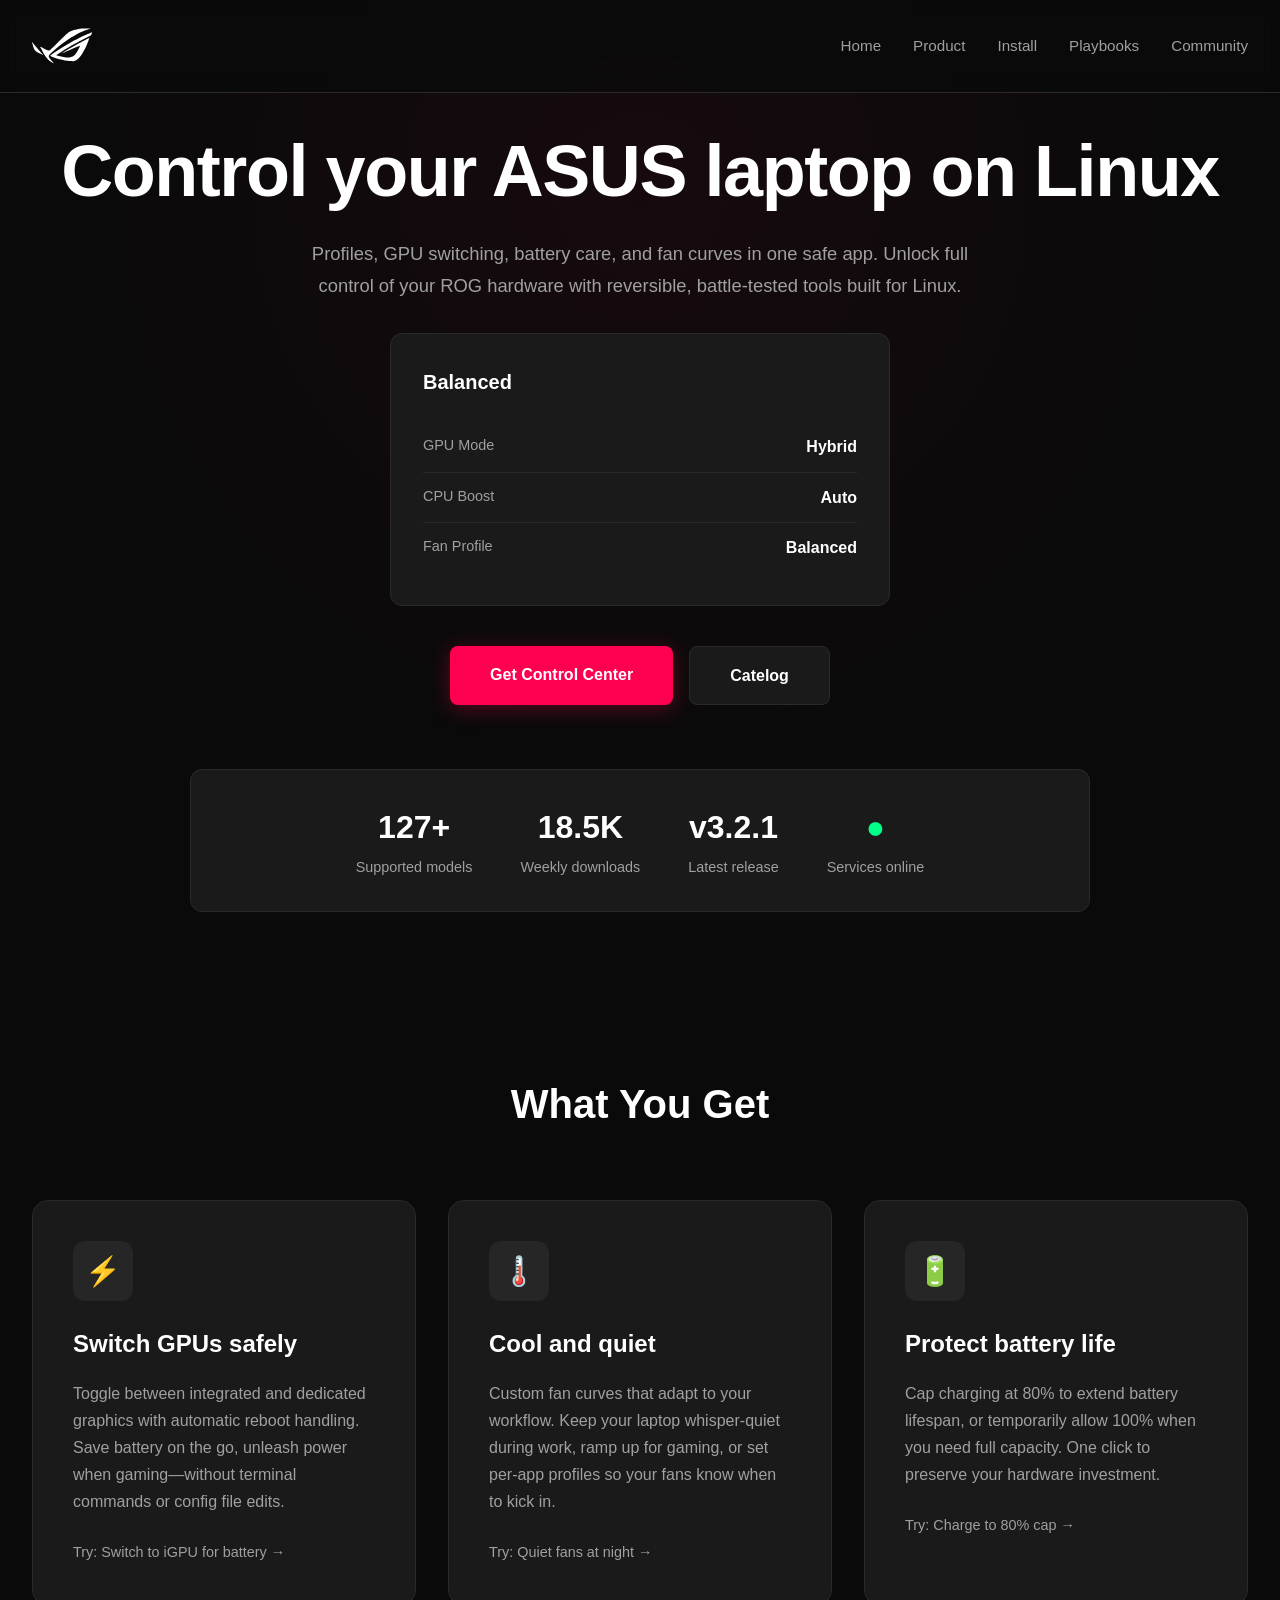
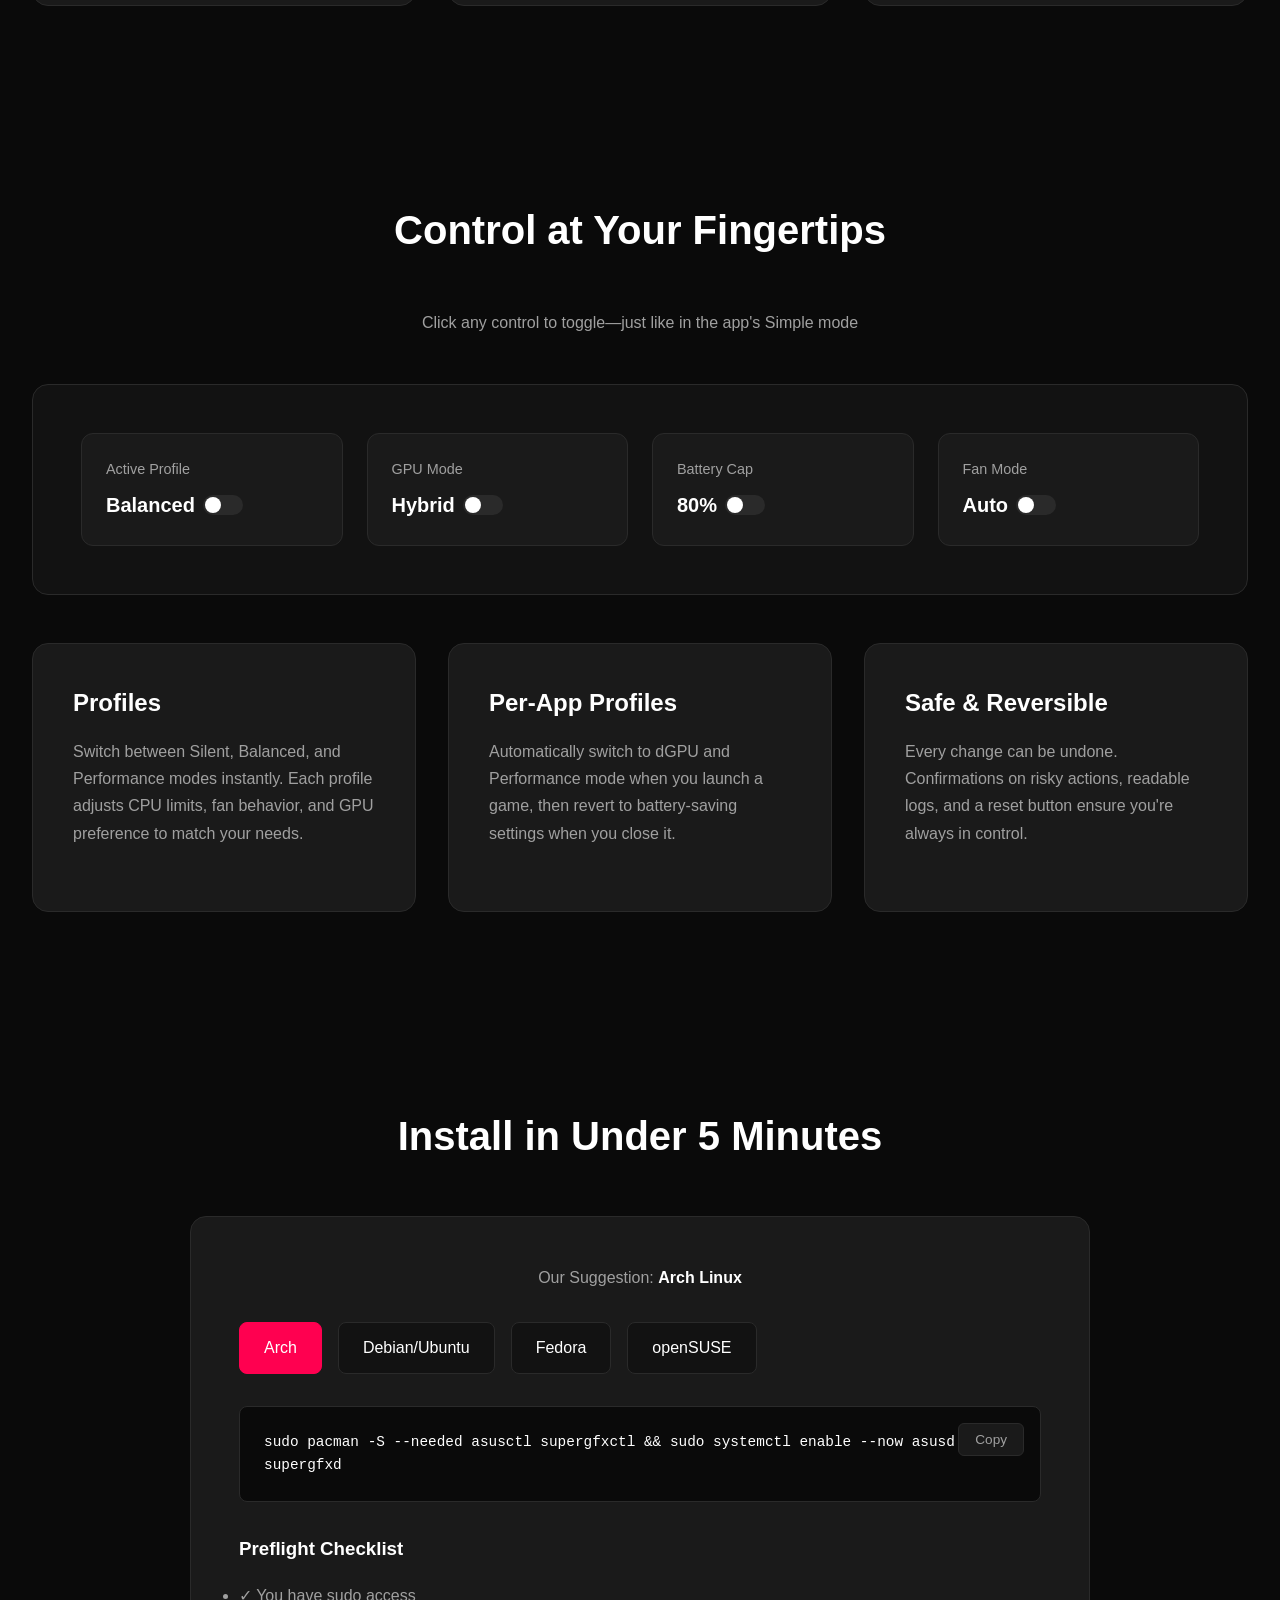
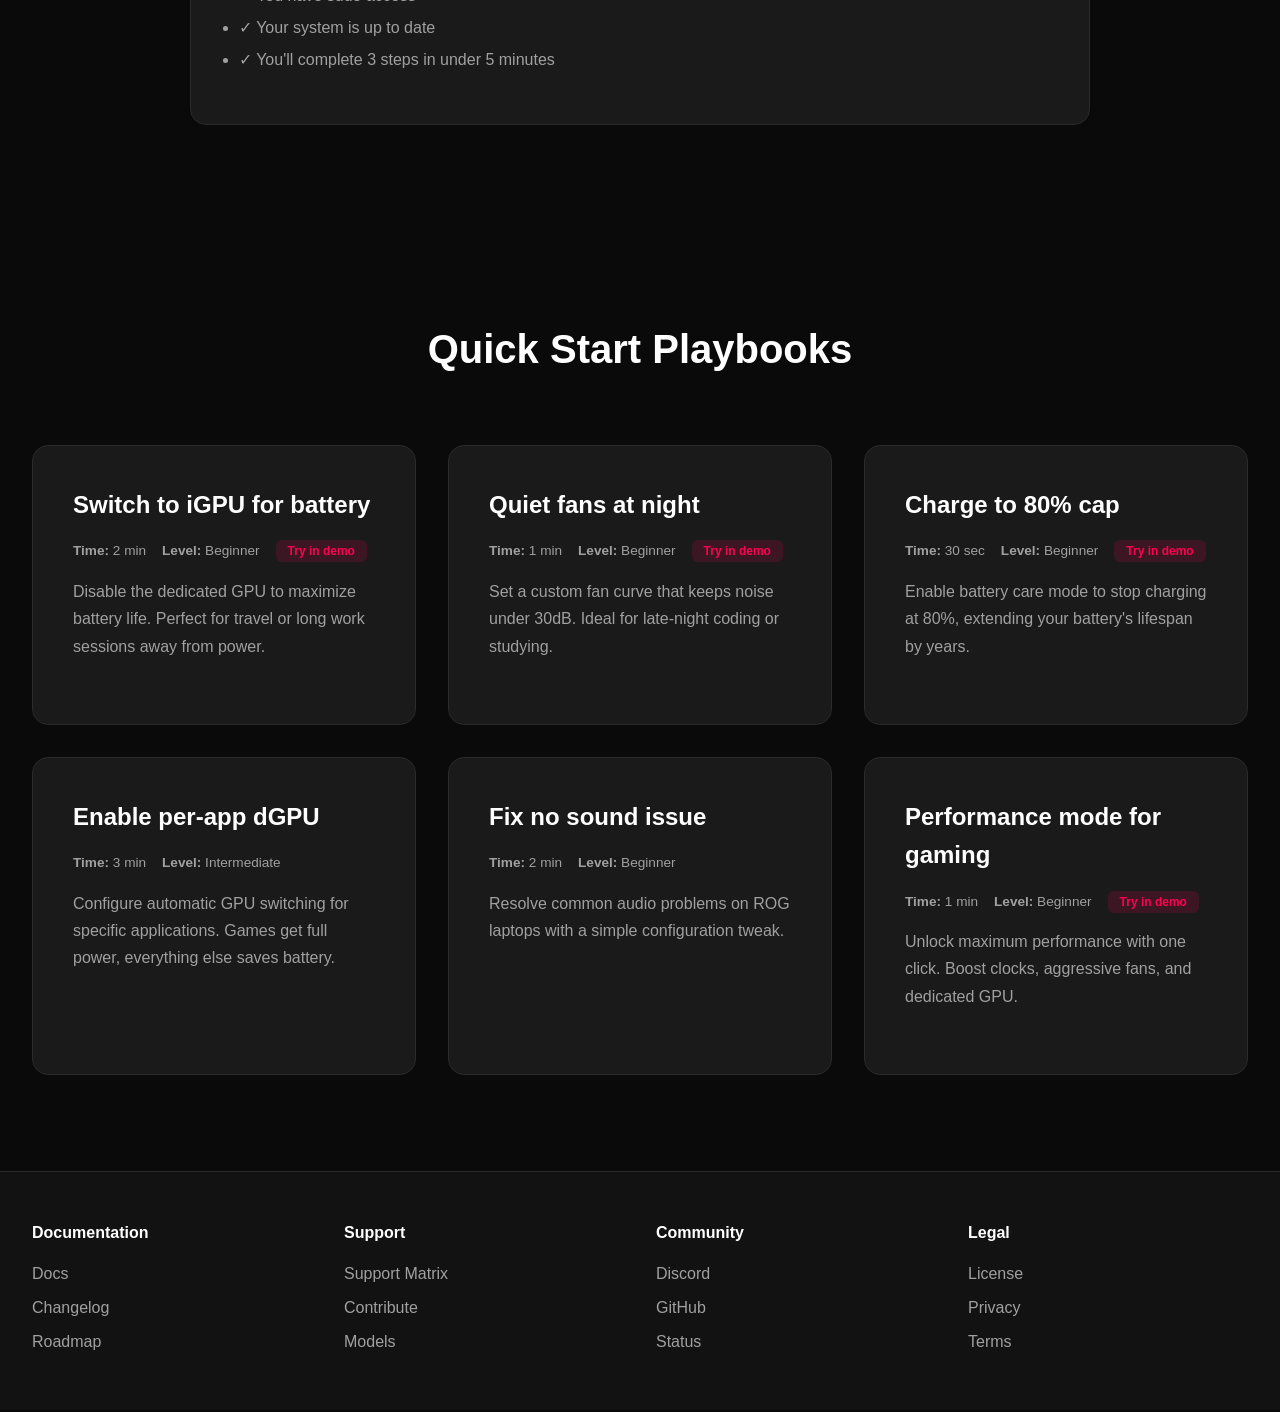
<file: index.html>
<!DOCTYPE html>
<html lang="en">

<head>
    <meta charset="UTF-8">
    <meta name="viewport" content="width=device-width, initial-scale=1.0">
    <title>ROG Control Center - Control your ASUS laptop on Linux</title>
    <link rel="stylesheet" href="styles/styles.css">
</head>

<body>

    <!-- Navigation -->
    <nav>
        <div class="nav-container">
            <div class="logo">
                <div class="ROG-logo">
                    <img src="icons/rog.svg" alt="">
                </div>
                <!--<img src="icons/ROG-logo-white.png" alt="">-->
            </div>
            <ul class="nav-links">
                <li><a href="index.html">Home</a></li>
                <li><a href="pages/rog-product-hub.html">Product</a></li>
                <li><a href="pages/rog-install-complete.html">Install</a></li>
                <li><a href="pages/rog-playbooks-page.html">Playbooks</a></li>

                <li><a href="pages/rog-community-page.html">Community</a></li>

            </ul>
            <button class="mobile-menu-btn">☰</button>
        </div>
    </nav>

    <!-- Hero Section -->
    <section class="hero" id="home">
        <div class="hero-bg"></div>
        <div class="hero-content fade-in-up">
            <h1>Control your ASUS laptop on Linux</h1>
            <p class="hero-subtext">Profiles, GPU switching, battery care, and fan curves in one safe app. Unlock full
                control of your ROG hardware with reversible, battle-tested tools built for Linux.</p>

            <!-- Mini Demo -->
            <div class="mini-demo">
                <div class="demo-header">
                    <div class="demo-mode" id="demoMode">Balanced</div>
                    <div class="demo-badge" id="demoBadge">Reboot required</div>
                </div>
                <div class="demo-row">
                    <span class="demo-label">GPU Mode</span>
                    <span class="demo-value" id="demoGPU">Hybrid</span>
                </div>
                <div class="demo-row">
                    <span class="demo-label">CPU Boost</span>
                    <span class="demo-value" id="demoCPU">Auto</span>
                </div>
                <div class="demo-row">
                    <span class="demo-label">Fan Profile</span>
                    <span class="demo-value" id="demoFan">Balanced</span>
                </div>
            </div>

            <div class="cta-group">
                <a href="pages/rog-install-complete.html" class="btn btn-primary">Get Control Center</a>
                <a href="pages/sub-page/rog-catalog-page.html" class="btn btn-secondary">Catelog</a>
            </div>

            <div class="social-proof">
                <div class="stat">
                    <span class="tooltip">G14, G15, Flow X13, Zephyrus, and more</span>
                    <span class="stat-number">127+</span>
                    <span class="stat-label">Supported models</span>
                </div>
                <div class="stat">
                    <span class="tooltip">Active installs across all distros</span>
                    <span class="stat-number">18.5K</span>
                    <span class="stat-label">Weekly downloads</span>
                </div>
                <div class="stat">
                    <span class="tooltip">Released October 12, 2025</span>
                    <span class="stat-number">v3.2.1</span>
                    <span class="stat-label">Latest release</span>
                </div>
                <div class="stat">
                    <span class="tooltip">All package repos and services operational</span>
                    <span class="stat-number" style="color: #00ff88;">●</span>
                    <span class="stat-label">Services online</span>
                </div>
            </div>
        </div>
    </section>

    <!-- Problem → Outcome Features -->
    <section id="product">
        <h2 class="section-title">What You Get</h2>

        <div class="feature-grid">
            <div class="feature-card">
                <div class="feature-icon">⚡</div>
                <h3 class="feature-title">Switch GPUs safely</h3>
                <p class="feature-desc">Toggle between integrated and dedicated graphics with automatic reboot handling.
                    Save battery on the go, unleash power when gaming—without terminal commands or config file edits.
                </p>
                <a href="pages/rog-playbooks-page.html" class="feature-link">Try: Switch to iGPU for battery →</a>
            </div>

            <div class="feature-card">
                <div class="feature-icon">🌡️</div>
                <h3 class="feature-title">Cool and quiet</h3>
                <p class="feature-desc">Custom fan curves that adapt to your workflow. Keep your laptop whisper-quiet
                    during work, ramp up for gaming, or set per-app profiles so your fans know when to kick in.</p>
                <a href="pages/rog-playbooks-page.html" class="feature-link">Try: Quiet fans at night →</a>
            </div>

            <div class="feature-card">
                <div class="feature-icon">🔋</div>
                <h3 class="feature-title">Protect battery life</h3>
                <p class="feature-desc">Cap charging at 80% to extend battery lifespan, or temporarily allow 100% when
                    you need full capacity. One click to preserve your hardware investment.</p>
                <a href="pages/rog-playbooks-page.html" class="feature-link">Try: Charge to 80% cap →</a>
            </div>
        </div>
    </section>

    <!-- Interactive Product Demo -->
    <section>
        <h2 class="section-title">Control at Your Fingertips</h2>
        <p style="text-align: center; color: var(--text-secondary); margin-bottom: 2rem;">Click any control to
            toggle—just like in the app's Simple mode</p>

        <div class="demo-panel">
            <div class="demo-controls">
                <div class="control-item" onclick="toggleControl(this)">
                    <div class="control-label">Active Profile</div>
                    <div class="control-value">
                        Balanced
                        <div class="toggle-indicator"></div>
                    </div>
                </div>
                <div class="control-item" onclick="toggleControl(this)">
                    <div class="control-label">GPU Mode</div>
                    <div class="control-value">
                        Hybrid
                        <div class="toggle-indicator"></div>
                    </div>
                </div>
                <div class="control-item" onclick="toggleControl(this)">
                    <div class="control-label">Battery Cap</div>
                    <div class="control-value">
                        80%
                        <div class="toggle-indicator"></div>
                    </div>
                </div>
                <div class="control-item" onclick="toggleControl(this)">
                    <div class="control-label">Fan Mode</div>
                    <div class="control-value">
                        Auto
                        <div class="toggle-indicator"></div>
                    </div>
                </div>
            </div>
        </div>

        <div class="feature-grid" style="margin-top: 3rem;">
            <div class="feature-card">
                <h3 class="feature-title">Profiles</h3>
                <p class="feature-desc">Switch between Silent, Balanced, and Performance modes instantly. Each profile
                    adjusts CPU limits, fan behavior, and GPU preference to match your needs.</p>
            </div>

            <div class="feature-card">
                <h3 class="feature-title">Per-App Profiles</h3>
                <p class="feature-desc">Automatically switch to dGPU and Performance mode when you launch a game, then
                    revert to battery-saving settings when you close it.</p>
            </div>

            <div class="feature-card">
                <h3 class="feature-title">Safe & Reversible</h3>
                <p class="feature-desc">Every change can be undone. Confirmations on risky actions, readable logs, and a
                    reset button ensure you're always in control.</p>
            </div>
        </div>
    </section>

    <!-- Install Section -->
    <section id="install">
        <h2 class="section-title">Install in Under 5 Minutes</h2>

        <div class="install-container">
            <p style="color: var(--text-secondary); margin-bottom: 2rem; text-align: center;">Our Suggestion: <strong
                    style="color: var(--text-primary);">Arch Linux</strong></p>

            <div class="distro-tabs">
                <div class="distro-tab active" data-distro="arch">Arch</div>
                <div class="distro-tab" data-distro="debian">Debian/Ubuntu</div>
                <div class="distro-tab" data-distro="fedora">Fedora</div>
                <div class="distro-tab" data-distro="opensuse">openSUSE</div>
            </div>

            <div class="code-block">
                <button class="copy-btn" onclick="copyCode(this)">Copy</button>
                <code
                    id="installCode">sudo pacman -S --needed asusctl supergfxctl && sudo systemctl enable --now asusd supergfxd</code>
            </div>

            <div class="success-check" id="successCheck">
                <div class="check-question">
                    <span style="font-weight: 600;">Ran it?</span>
                    <button class="check-btn" onclick="markSuccess()">✓ Yes, it worked</button>
                    <button class="check-btn" onclick="showTroubleshoot()">It failed?</button>
                </div>
                <div class="troubleshoot" id="troubleshoot">
                    <strong style="display: block; margin-bottom: 0.5rem;">Common fixes for Arch:</strong>
                    <div class="code-block" style="margin-top: 1rem;">
                        <button class="copy-btn" onclick="copyCode(this)">Copy</button>
                        <code># Update keyring first<br>sudo pacman -S archlinux-keyring<br>yay -Syu</code>
                    </div>
                </div>
            </div>

            <h3 style="margin: 2rem 0 1rem;">Preflight Checklist</h3>
            <ul style="color: var(--text-secondary); line-height: 2;">
                <li>✓ You have sudo access</li>
                <li>✓ Your system is up to date</li>
                <li>✓ You'll complete 3 steps in under 5 minutes</li>
            </ul>
        </div>
    </section>

    <!-- Playbooks -->
    <section id="playbooks">
        <h2 class="section-title">Quick Start Playbooks</h2>

        <div class="feature-grid">

            <div class="feature-card">
                <h3 class="feature-title">Switch to iGPU for battery</h3>
                <div class="playbook-meta">
                    <span class="meta-item"><strong>Time:</strong> 2 min</span>
                    <span class="meta-item"><strong>Level:</strong> Beginner</span>
                    <a href="pages/rog-playbooks-page.html" class="demo-link">
                        <span class="demo-badge-card">Try in demo</span>
                    </a>
                </div>
                <p class="feature-desc">Disable the dedicated GPU to maximize battery life. Perfect for travel or long
                    work sessions away from power.</p>
            </div>

            <div class="feature-card">
                <h3 class="feature-title">Quiet fans at night</h3>
                <div class="playbook-meta">
                    <span class="meta-item"><strong>Time:</strong> 1 min</span>
                    <span class="meta-item"><strong>Level:</strong> Beginner</span>
                    <a href="pages/rog-playbooks-page.html" class="demo-link">
                        <span class="demo-badge-card">Try in demo</span>
                    </a>
                </div>
                <p class="feature-desc">Set a custom fan curve that keeps noise under 30dB. Ideal for late-night coding
                    or studying.</p>
            </div>

            <div class="feature-card">
                <h3 class="feature-title">Charge to 80% cap</h3>
                <div class="playbook-meta">
                    <span class="meta-item"><strong>Time:</strong> 30 sec</span>
                    <span class="meta-item"><strong>Level:</strong> Beginner</span>
                    <a href="pages/rog-playbooks-page.html" class="demo-link">
                        <span class="demo-badge-card">Try in demo</span>
                    </a>
                </div>
                <p class="feature-desc">Enable battery care mode to stop charging at 80%, extending your battery's
                    lifespan by years.</p>
            </div>

            <div class="feature-card">
                <h3 class="feature-title">Enable per-app dGPU</h3>
                <div class="playbook-meta">
                    <span class="meta-item"><strong>Time:</strong> 3 min</span>
                    <span class="meta-item"><strong>Level:</strong> Intermediate</span>
                </div>
                <p class="feature-desc">Configure automatic GPU switching for specific applications. Games get full
                    power, everything else saves battery.</p>
            </div>

            <div class="feature-card">
                <h3 class="feature-title">Fix no sound issue</h3>
                <div class="playbook-meta">
                    <span class="meta-item"><strong>Time:</strong> 2 min</span>
                    <span class="meta-item"><strong>Level:</strong> Beginner</span>
                </div>
                <p class="feature-desc">Resolve common audio problems on ROG laptops with a simple configuration tweak.
                </p>
            </div>

            <div class="feature-card">
                <h3 class="feature-title">Performance mode for gaming</h3>
                <div class="playbook-meta">
                    <span class="meta-item"><strong>Time:</strong> 1 min</span>
                    <span class="meta-item"><strong>Level:</strong> Beginner</span>
                    <a href="pages/rog-playbooks-page.html" class="demo-link">
                        <span class="demo-badge-card">Try in demo</span>
                    </a>
                </div>
                <p class="feature-desc">Unlock maximum performance with one click. Boost clocks, aggressive fans, and
                    dedicated GPU.</p>
            </div>
        </div>
    </section>

    <!-- Footer -->
    <footer>
        <div class="footer-content">
            <div class="footer-section">
                <h3>Documentation</h3>
                <ul class="footer-links">
                    <li><a href="pages/sub-page/rog_docs_page.html">Docs</a></li>
                    <li><a href="#changelog">Changelog</a></li>
                    <li><a href="pages/sub-page/rog_roadmap_page.html">Roadmap</a></li>
                </ul>
            </div>
            <div class="footer-section">
                <h3>Support</h3>
                <ul class="footer-links">
                    <li><a href="#matrix">Support Matrix</a></li>
                    <li><a href="#contribute">Contribute</a></li>
                    <li><a href="#models">Models</a></li>
                </ul>
            </div>
            <div class="footer-section">
                <h3>Community</h3>
                <ul class="footer-links">
                    <li><a href="#discord">Discord</a></li>
                    <li><a href="#github">GitHub</a></li>
                    <li><a href="#status">Status</a></li>
                </ul>
            </div>
            <div class="footer-section">
                <h3>Legal</h3>
                <ul class="footer-links">
                    <li><a href="pages/sub-page/rog-legal-privacy.html">License</a></li>
                    <li><a href="pages/sub-page/rog-legal-privacy.html">Privacy</a></li>
                    <li><a href="pages/sub-page/rog-legal-privacy.html">Terms</a></li>
                </ul>
            </div>
        </div>
    </footer>

    <script src="scripts/Script.js"></script>
</body>

</html>
</file>
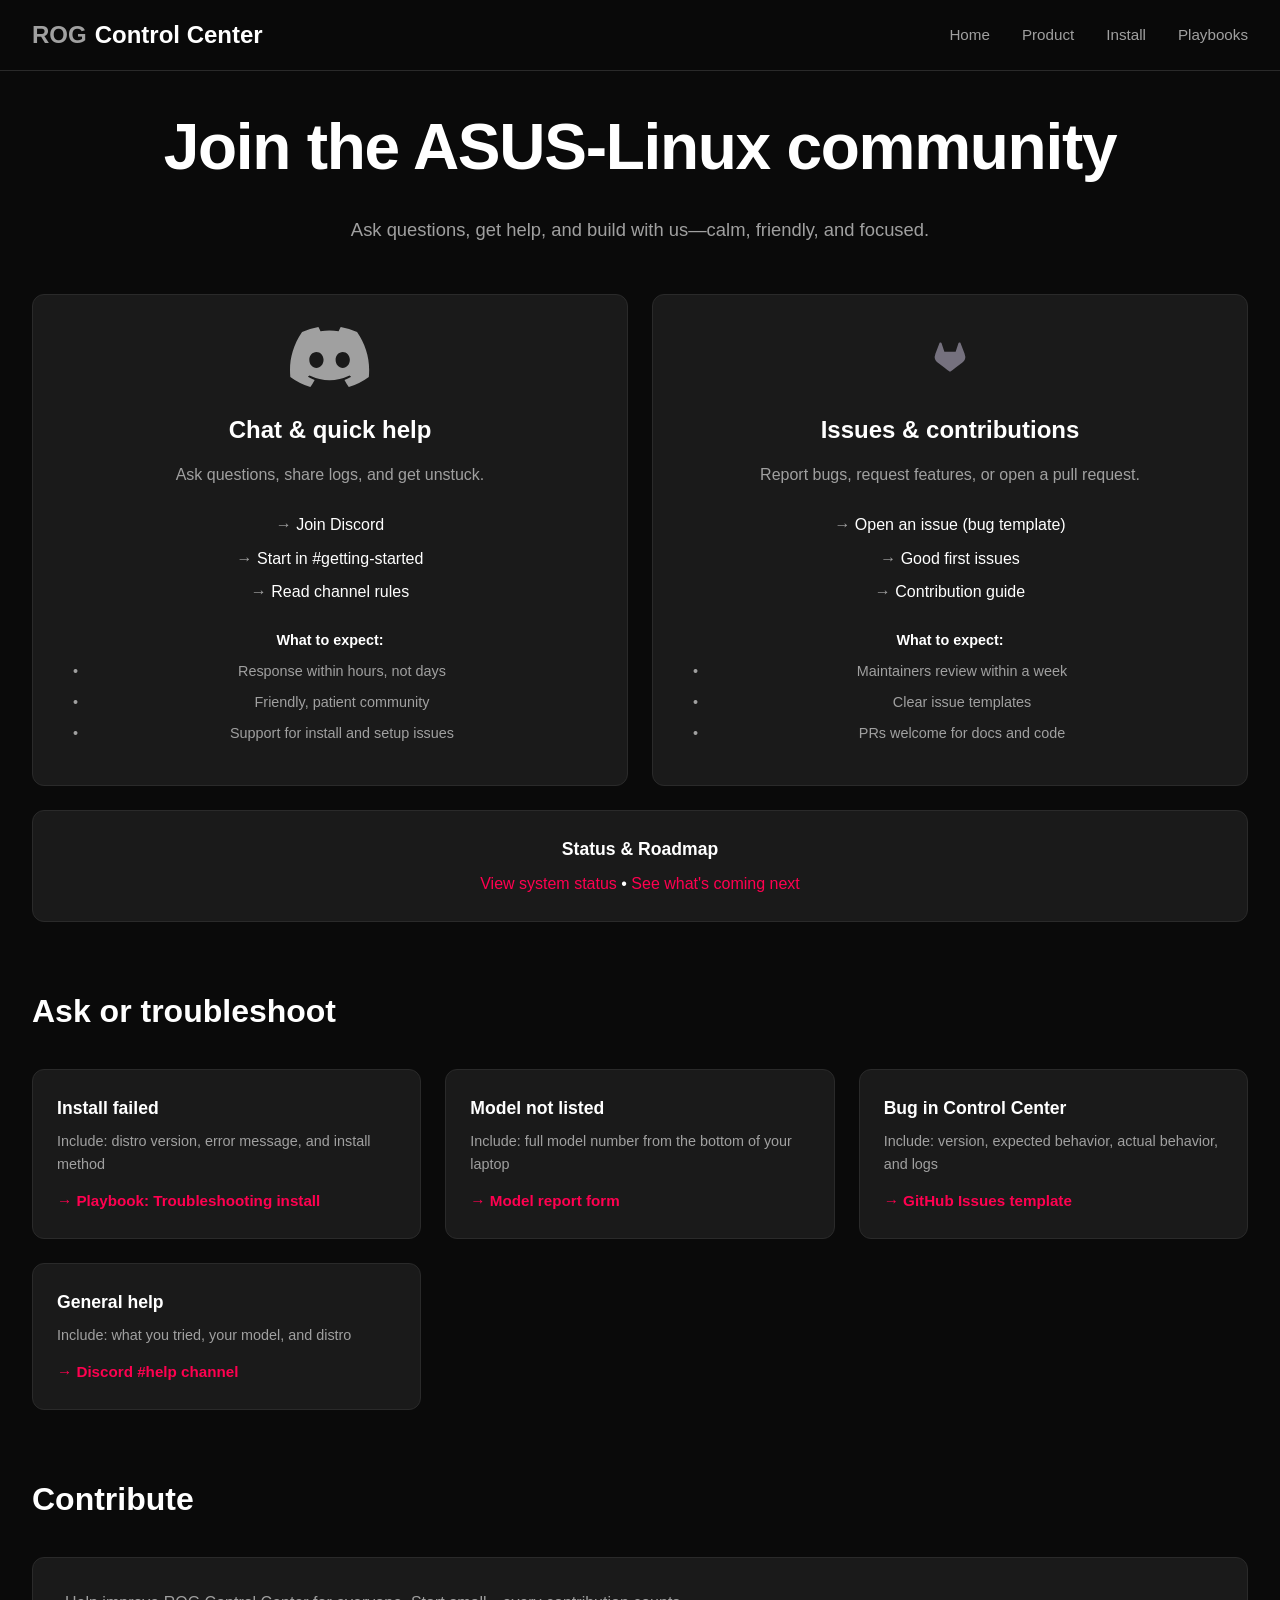
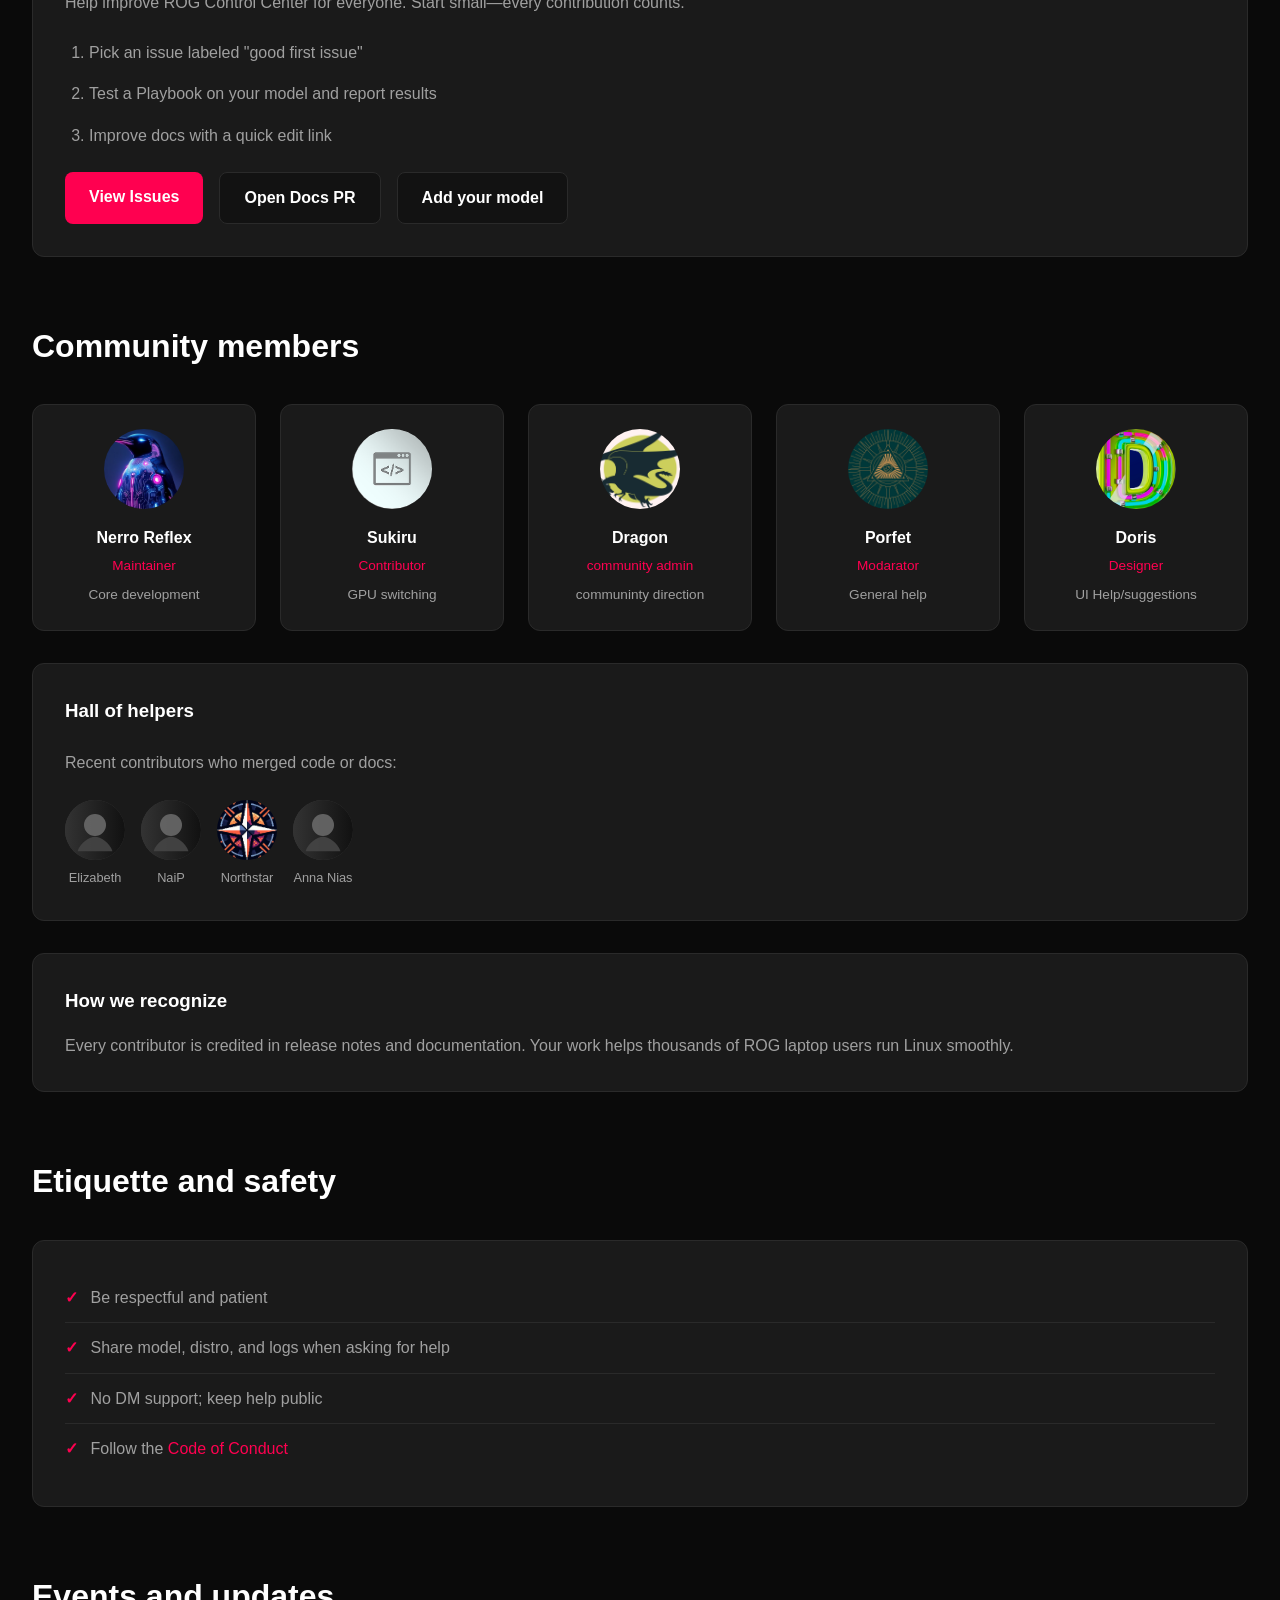
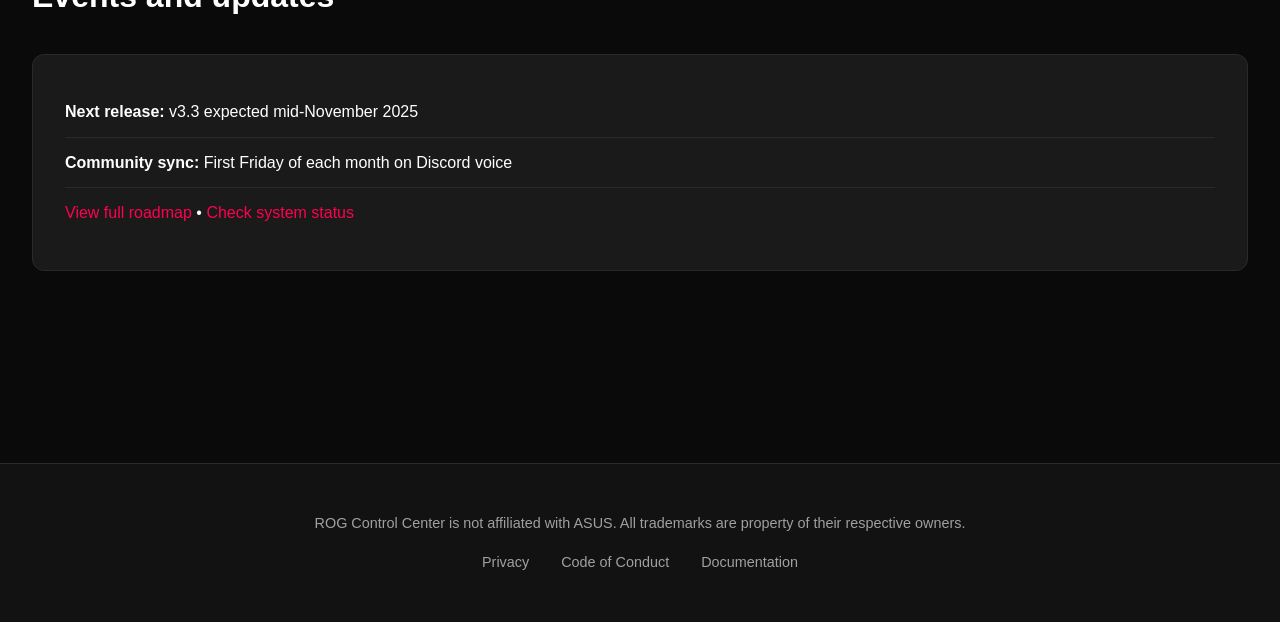
<file: Pages/rog-community-page.html>
<!DOCTYPE html>
<html lang="en">

<head>
    <meta charset="UTF-8">
    <meta name="viewport" content="width=device-width, initial-scale=1.0">
    <title>Community - ROG Control Center</title>
    <link rel="stylesheet" href="../Styles/community-styles.css">
</head>

<body>
    <nav>
        <div class="nav-container">
            <a href="/" class="logo">
                <span class="logo-accent">ROG</span> Control Center
            </a>
            <ul class="nav-links">
                <li><a href="../index.html">Home</a></li>
                <li><a href="rog-product-hub.html">Product</a></li>
                <li><a href="rog-install-complete.html">Install</a></li>
                <li><a href="rog-playbooks-page.html">Playbooks</a></li>
               



            </ul>
        </div>
    </nav>

    <main>
        <section class="hero">
            <h1>Join the ASUS-Linux community</h1>
            <p class="hero-subtext">Ask questions, get help, and build with us—calm, friendly, and focused.</p>

            <div class="primary-cards">
                <article class="community-card">
                    <div class="card-icon">
                        <svg viewBox="0 0 127.14 96.36" xmlns="http://www.w3.org/2000/svg">
                            <path
                                d="M107.7,8.07A105.15,105.15,0,0,0,81.47,0a72.06,72.06,0,0,0-3.36,6.83A97.68,97.68,0,0,0,49,6.83,72.37,72.37,0,0,0,45.64,0,105.89,105.89,0,0,0,19.39,8.09C2.79,32.65-1.71,56.6.54,80.21h0A105.73,105.73,0,0,0,32.71,96.36,77.7,77.7,0,0,0,39.6,85.25a68.42,68.42,0,0,1-10.85-5.18c.91-.66,1.8-1.34,2.66-2a75.57,75.57,0,0,0,64.32,0c.87.71,1.76,1.39,2.66,2a68.68,68.68,0,0,1-10.87,5.19,77,77,0,0,0,6.89,11.1A105.25,105.25,0,0,0,126.6,80.22h0C129.24,52.84,122.09,29.11,107.7,8.07ZM42.45,65.69C36.18,65.69,31,60,31,53s5-12.74,11.43-12.74S54,46,53.89,53,48.84,65.69,42.45,65.69Zm42.24,0C78.41,65.69,73.25,60,73.25,53s5-12.74,11.44-12.74S96.23,46,96.12,53,91.08,65.69,84.69,65.69Z" />
                        </svg>
                    </div>
                    <h3 class="card-title">Chat & quick help</h3>
                    <p class="card-description">Ask questions, share logs, and get unstuck.</p>

                    <ul class="card-links">
                        <li><a href="link here">Join Discord</a></li>
                        <li><a href="link here">Start in #getting-started</a></li>
                        <li><a href="link here">Read channel rules</a></li>
                    </ul>

                    <strong style="display: block; margin-bottom: 0.5rem; font-size: 0.9rem;">What to expect:</strong>
                    <ul class="expect-list">
                        <li>Response within hours, not days</li>
                        <li>Friendly, patient community</li>
                        <li>Support for install and setup issues</li>
                    </ul>
                </article>

                <article class="community-card">
                    <div class="card-icon">
                       <svg xmlns="http://www.w3.org/2000/svg" viewBox="0 0 380 380"><defs><style>.cls-1{fill:#75717e;}</style></defs><g id="LOGO"><path class="cls-1" d="M282.83,170.73l-.27-.69-26.14-68.22a6.81,6.81,0,0,0-2.69-3.24,7,7,0,0,0-8,.43,7,7,0,0,0-2.32,3.52l-17.65,54H154.29l-17.65-54A6.86,6.86,0,0,0,134.32,99a7,7,0,0,0-8-.43,6.87,6.87,0,0,0-2.69,3.24L97.44,170l-.26.69a48.54,48.54,0,0,0,16.1,56.1l.09.07.24.17,39.82,29.82,19.7,14.91,12,9.06a8.07,8.07,0,0,0,9.76,0l12-9.06,19.7-14.91,40.06-30,.1-.08A48.56,48.56,0,0,0,282.83,170.73Z"/></g></svg>

                    </div>
                    <h3 class="card-title">Issues & contributions</h3>
                    <p class="card-description">Report bugs, request features, or open a pull request.</p>

                    <ul class="card-links">
                        <li><a href="https://github.com/asus-linux">Open an issue (bug template)</a></li>
                        <li><a href="https://github.com/asus-linux/issues">Good first issues</a></li>
                        <li><a href="https://github.com/asus-linux/CONTRIBUTING.md">Contribution guide</a></li>
                    </ul>

                    <strong style="display: block; margin-bottom: 0.5rem; font-size: 0.9rem;">What to expect:</strong>
                    <ul class="expect-list">
                        <li>Maintainers review within a week</li>
                        <li>Clear issue templates</li>
                        <li>PRs welcome for docs and code</li>
                    </ul>
                </article>
            </div>

            <div class="secondary-card">
                <h3>Status & Roadmap</h3>
                <p><a href="sub-page/rog_docs_page.html">View system status</a> • <a href="sub-page/rog_roadmap_page.html">See what's coming next</a></p>
            </div>
        </section>

        <section>
            <h2>Ask or troubleshoot</h2>
            <div class="two-column">
                <div class="help-link-card">
                    <h3>Install failed</h3>
                    <p>Include: distro version, error message, and install method</p>
                    <a href="rog-playbooks-page.html">→ Playbook: Troubleshooting install</a>
                </div>

                <div class="help-link-card">
                    <h3>Model not listed</h3>
                    <p>Include: full model number from the bottom of your laptop</p>
                    <a href="#home">→ Model report form</a>
                </div>

                <div class="help-link-card">
                    <h3>Bug in Control Center</h3>
                    <p>Include: version, expected behavior, actual behavior, and logs</p>
                    <a href="https://github.com/asus-linux/issues">→ GitHub Issues template</a>
                </div>

                <div class="help-link-card">
                    <h3>General help</h3>
                    <p>Include: what you tried, your model, and distro</p>
                    <a href="#discord">→ Discord #help channel</a>
                </div>
            </div>
        </section>

        <section>
            <h2>Contribute</h2>
            <div class="contribute-steps">
                <p style="color: var(--text-secondary); margin-bottom: 1.5rem;">Help improve ROG Control Center for
                    everyone. Start small—every contribution counts.</p>

                <ol>
                    <li>Pick an issue labeled "good first issue"</li>
                    <li>Test a Playbook on your model and report results</li>
                    <li>Improve docs with a quick edit link</li>
                </ol>

                <div class="button-group">
                    <a href="rog-playbooks-page.html" class="btn btn-primary">View Issues</a>
                    <a href="https://gitlab.com/asus-linux" class="btn btn-secondary">Open Docs PR</a>
                    <a href="https://gitlab.com/NeroReflex" class="btn btn-secondary">Add your model</a>
                </div>
            </div>
        </section>

        <section>
            <h2>Community members</h2>
            <div class="contributors-grid">
                <div class="contributor-card">
                    <div class="contributor-avatar">
                        <img src="../Images/cybr .jpg" alt="Nerro Reflex avatar" />
                    </div>
                    <div class="contributor-name">Nerro Reflex</div>
                    <div class="contributor-role">Maintainer</div>
                    <div class="contributor-impact">Core development</div>
                </div>

                <div class="contributor-card">
                    <div class="contributor-avatar">
                        <img src="../Images/program.png" alt="Sukiru avatar" />
                    </div>
                    <div class="contributor-name">Sukiru</div>
                    <div class="contributor-role">Contributor</div>
                    <div class="contributor-impact">GPU switching</div>
                </div>

                <div class="contributor-card">
                    <div class="contributor-avatar">
                        <img src="../Images/dragon.jpg" alt="DR" />
                    </div>
                    <div class="contributor-name">Dragon</div>
                    <div class="contributor-role">community admin</div>
                    <div class="contributor-impact">communinty direction</div>
                </div>

                <div class="contributor-card">
                    <div class="contributor-avatar">
                        <img src="../Images/prophet.jpg" alt="Porfet avatar" />
                    </div>
                    <div class="contributor-name">Porfet</div>
                    <div class="contributor-role">Modarator</div>
                    <div class="contributor-impact">General help</div>
                </div>
                <div class="contributor-card">
                    <div class="contributor-avatar">
                        <img src="../Images/doris.jpg" alt="Porfet avatar" />
                    </div>
                    <div class="contributor-name">Doris</div>
                    <div class="contributor-role">Designer</div>
                    <div class="contributor-impact">UI Help/suggestions</div>
                </div>
            </div>

            <div class="hall-of-helpers">
                <h3>Hall of helpers</h3>
                <p style="color: var(--text-secondary); margin-bottom: 1.5rem;">Recent contributors who merged code or
                    docs:</p>
                <div class="helper-avatars">
                    <div class="helper-avatar">
                        <div class="helper-avatar-circle">
                            <img src="../Icons/avatar-placeholder.svg" alt="John Doe avatar" />
                        </div>
                        <div class="helper-name">Elizabeth</div>
                    </div>
                    <div class="helper-avatar">
                        <div class="helper-avatar-circle">
                            <img src="../Icons/avatar-placeholder.svg" alt="Sarah Kim avatar" />
                        </div>
                        <div class="helper-name">NaiP</div>
                    </div>
                    <div class="helper-avatar">
                        <div class="helper-avatar-circle">
                            <img src="../Images/northstar.png" alt="Raj Patel avatar" />
                        </div>
                        <div class="helper-name">Northstar</div>
                    </div>
                    <div class="helper-avatar">
                        <div class="helper-avatar-circle">
                            <img src="../Icons/avatar-placeholder.svg" alt="Emma Wilson avatar" />
                        </div>
                        <div class="helper-name">Anna Nias</div>
                    </div>
                   <!-- <div class="helper-avatar">
                        <div class="helper-avatar-circle">
                            <img src="../Icons/avatar-placeholder.svg" alt="Max Klein avatar" />
                        </div>
                        <div class="helper-name">Max Klein</div>
                    </div>
                    <div class="helper-avatar">
                        <div class="helper-avatar-circle">
                            <img src="../Icons/avatar-placeholder.svg" alt="Lisa Turner avatar" />
                        </div>
                        <div class="helper-name">Lisa Turner</div>
                    </div>
                    <div class="helper-avatar">
                        <div class="helper-avatar-circle">
                            <img src="../Icons/avatar-placeholder.svg" alt="Dan Nelson avatar" />
                        </div>
                        <div class="helper-name">Dan Nelson</div>
                    </div>
                    <div class="helper-avatar">
                        <div class="helper-avatar-circle">
                            <img src="../Icons/avatar-placeholder.svg" alt="Amy Harris avatar" />
                        </div>
                        <div class="helper-name">Amy Harris</div>
                    </div>-->
                </div>
            </div>

            <div class="recognition-box">
                <h3>How we recognize</h3>
                <p>Every contributor is credited in release notes and documentation. Your work helps thousands of ROG
                    laptop users run Linux smoothly.</p>
            </div>
        </section>

        <section>
            <h2>Etiquette and safety</h2>
            <div class="etiquette-list">
                <ul>
                    <li>Be respectful and patient</li>
                    <li>Share model, distro, and logs when asking for help</li>
                    <li>No DM support; keep help public</li>
                    <li>Follow the <a href="https://en.wikipedia.org/wiki/Code_of_conduct">Code of Conduct</a></li>
                </ul>
            </div>
        </section>

        <section>
            <h2>Events and updates</h2>
            <div class="events-list">
                <ul>
                    <li><strong>Next release:</strong> v3.3 expected mid-November 2025</li>
                    <li><strong>Community sync:</strong> First Friday of each month on Discord voice</li>
                    <li><a href="sub-page/rog_roadmap_page.html">View full roadmap</a> • <a href="sub-page/rog_docs_page.html">Check system status</a></li>
                </ul>
            </div>
        </section>
    </main>

    <footer>
        <div class="footer-content">
            <p>ROG Control Center is not affiliated with ASUS. All trademarks are property of their respective owners.
            </p>
            <div class="footer-links">
                <a href="sub-page/rog-legal-privacy.html">Privacy</a>
                <a href="https://en.wikipedia.org/wiki/Code_of_conduct">Code of Conduct</a>
                <a href="sub-page/rog_docs_page.html">Documentation</a>
                
            </div>
        </div>
    </footer>
</body>

</html>
</file>
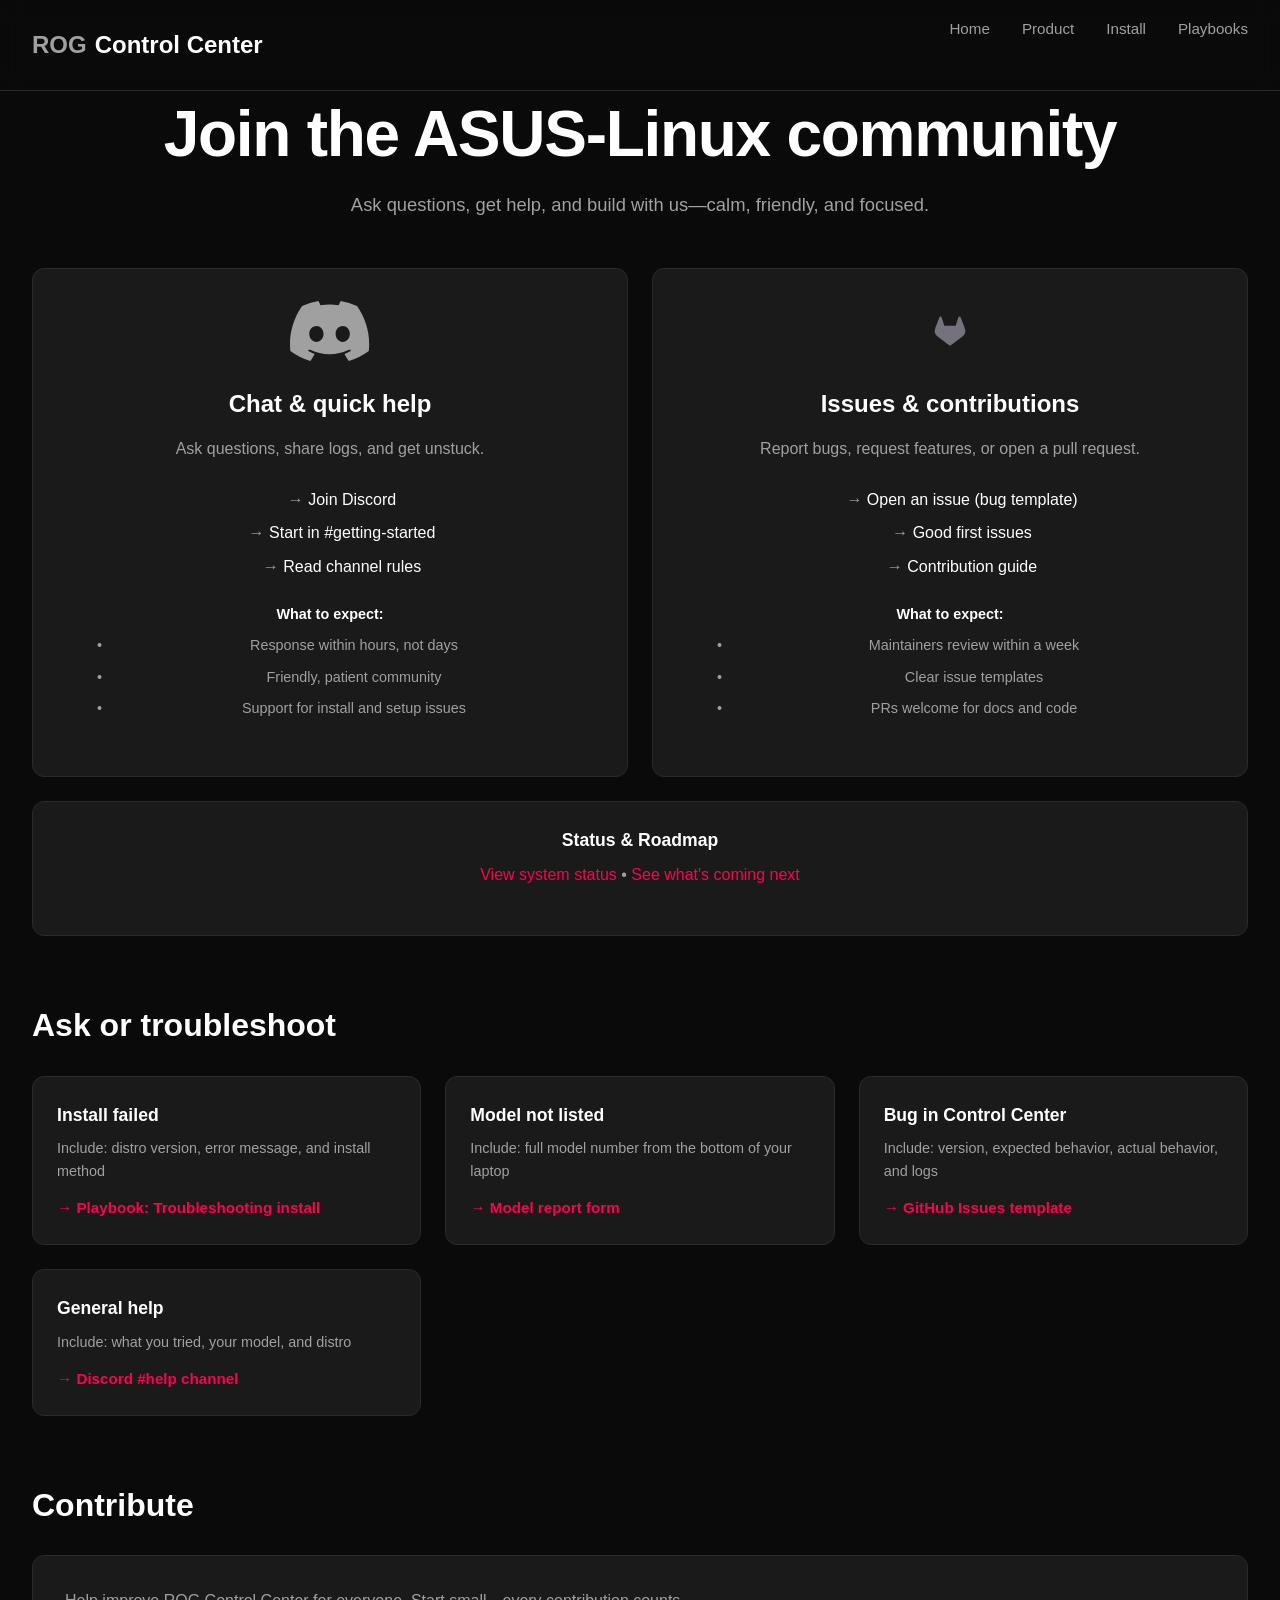
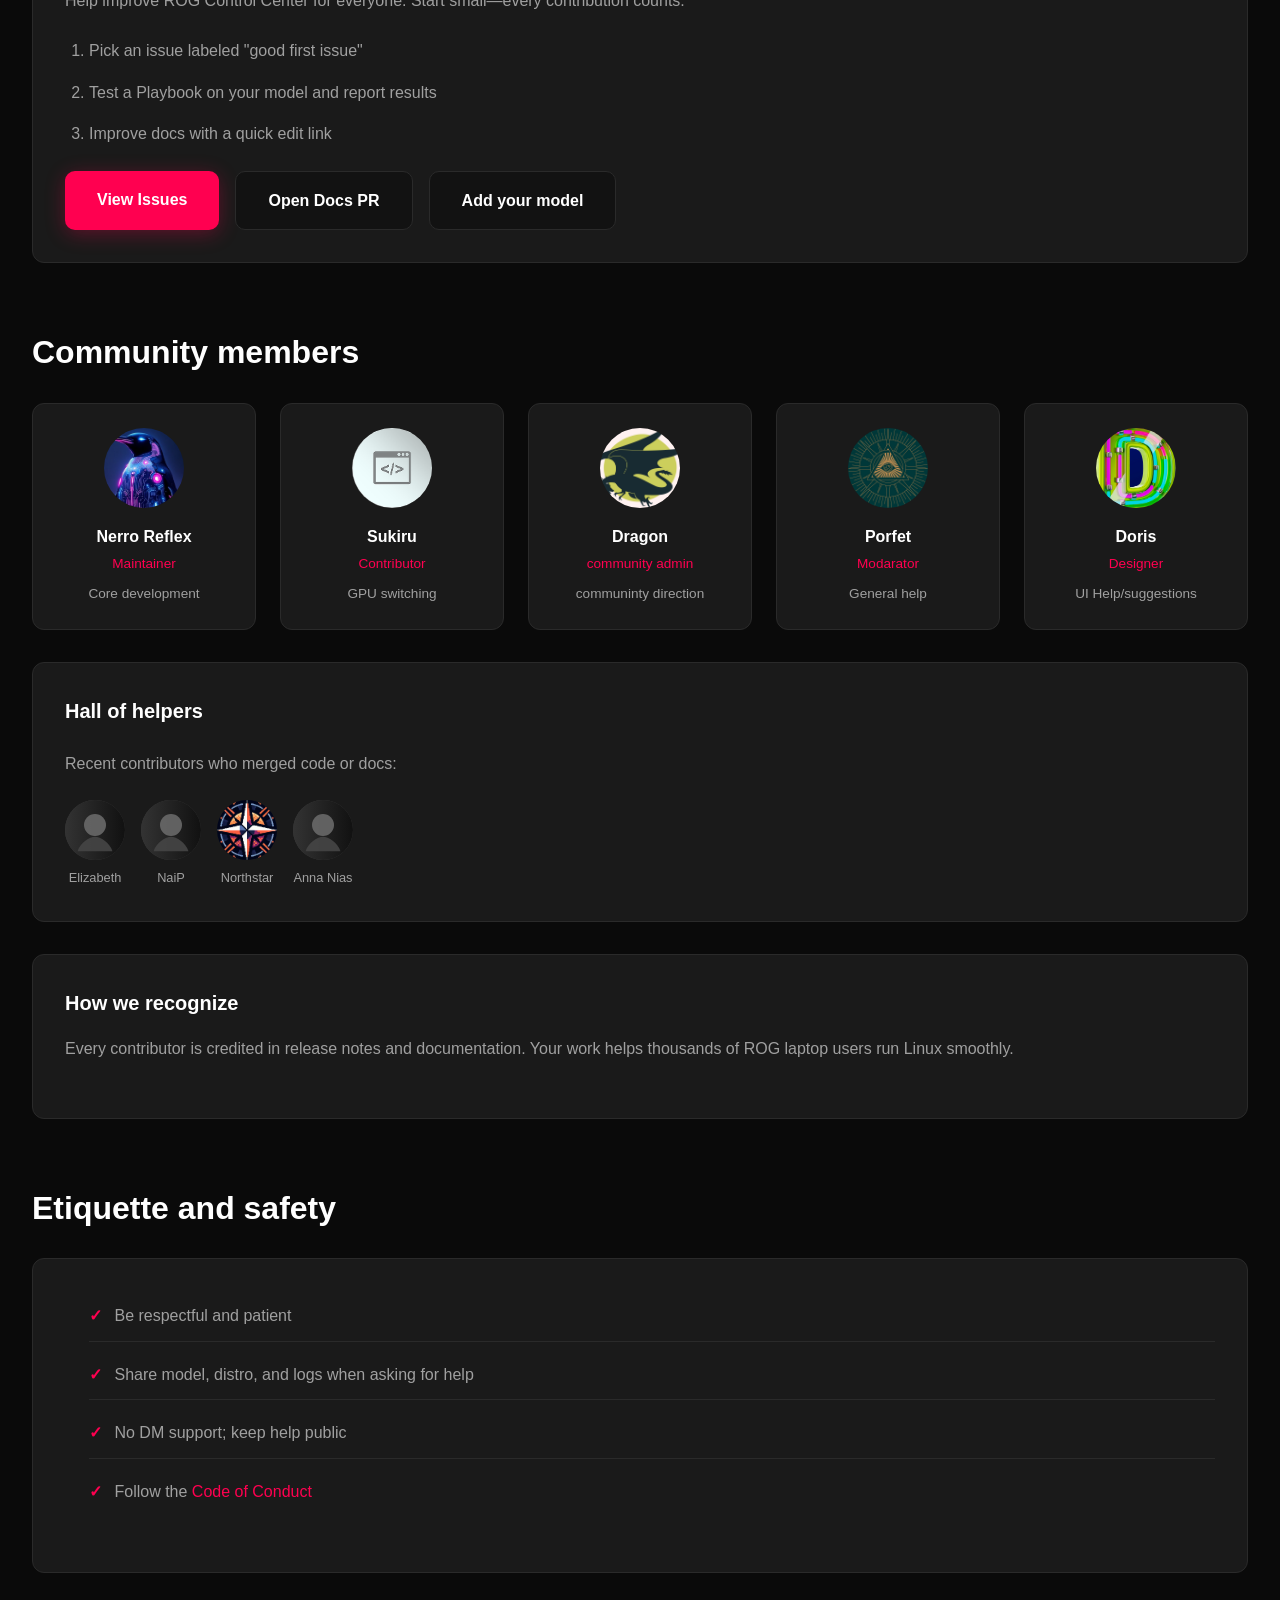
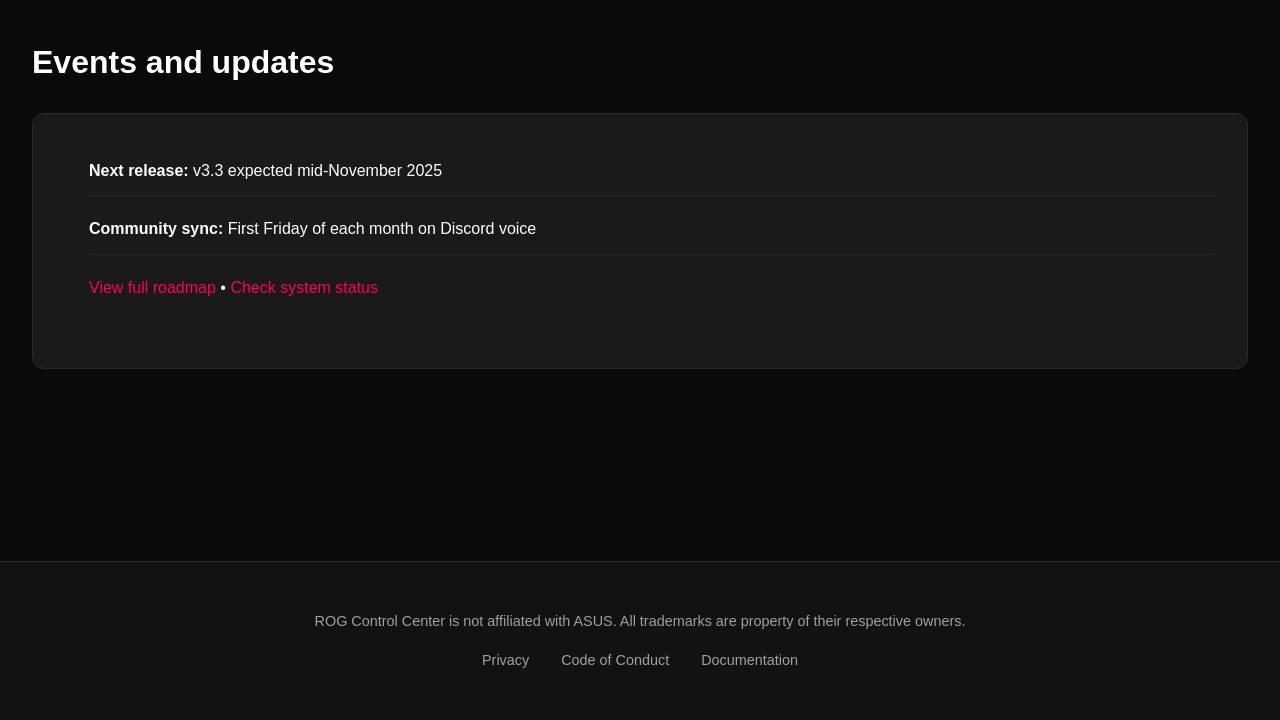
<file: pages/rog-community-page.html>
<!DOCTYPE html>
<html lang="en">

<head>
    <meta charset="UTF-8">
    <meta name="viewport" content="width=device-width, initial-scale=1.0">
    <title>Community - ROG Control Center</title>
    <link rel="stylesheet" href="../styles/community-styles.css">
</head>

<body>
    <nav>
        <div class="nav-container">
            <a href="/" class="logo">
                <span class="logo-accent">ROG</span> Control Center
            </a>
            <ul class="nav-links">
                <li><a href="../index.html">Home</a></li>
                <li><a href="rog-product-hub.html">Product</a></li>
                <li><a href="rog-install-complete.html">Install</a></li>
                <li><a href="rog-playbooks-page.html">Playbooks</a></li>




            </ul>
        </div>
    </nav>

    <main>
        <section class="hero">
            <h1>Join the ASUS-Linux community</h1>
            <p class="hero-subtext">Ask questions, get help, and build with us—calm, friendly, and focused.</p>

            <div class="primary-cards">
                <article class="community-card">
                    <div class="card-icon">
                        <svg viewBox="0 0 127.14 96.36" xmlns="http://www.w3.org/2000/svg">
                            <path
                                d="M107.7,8.07A105.15,105.15,0,0,0,81.47,0a72.06,72.06,0,0,0-3.36,6.83A97.68,97.68,0,0,0,49,6.83,72.37,72.37,0,0,0,45.64,0,105.89,105.89,0,0,0,19.39,8.09C2.79,32.65-1.71,56.6.54,80.21h0A105.73,105.73,0,0,0,32.71,96.36,77.7,77.7,0,0,0,39.6,85.25a68.42,68.42,0,0,1-10.85-5.18c.91-.66,1.8-1.34,2.66-2a75.57,75.57,0,0,0,64.32,0c.87.71,1.76,1.39,2.66,2a68.68,68.68,0,0,1-10.87,5.19,77,77,0,0,0,6.89,11.1A105.25,105.25,0,0,0,126.6,80.22h0C129.24,52.84,122.09,29.11,107.7,8.07ZM42.45,65.69C36.18,65.69,31,60,31,53s5-12.74,11.43-12.74S54,46,53.89,53,48.84,65.69,42.45,65.69Zm42.24,0C78.41,65.69,73.25,60,73.25,53s5-12.74,11.44-12.74S96.23,46,96.12,53,91.08,65.69,84.69,65.69Z" />
                        </svg>
                    </div>
                    <h3 class="card-title">Chat & quick help</h3>
                    <p class="card-description">Ask questions, share logs, and get unstuck.</p>

                    <ul class="card-links">
                        <li><a href="link here">Join Discord</a></li>
                        <li><a href="link here">Start in #getting-started</a></li>
                        <li><a href="link here">Read channel rules</a></li>
                    </ul>

                    <strong style="display: block; margin-bottom: 0.5rem; font-size: 0.9rem;">What to expect:</strong>
                    <ul class="expect-list">
                        <li>Response within hours, not days</li>
                        <li>Friendly, patient community</li>
                        <li>Support for install and setup issues</li>
                    </ul>
                </article>

                <article class="community-card">
                    <div class="card-icon">
                        <svg xmlns="http://www.w3.org/2000/svg" viewBox="0 0 380 380">
                            <defs>
                                <style>
                                    .cls-1 {
                                        fill: #75717e;
                                    }
                                </style>
                            </defs>
                            <g id="LOGO">
                                <path class="cls-1"
                                    d="M282.83,170.73l-.27-.69-26.14-68.22a6.81,6.81,0,0,0-2.69-3.24,7,7,0,0,0-8,.43,7,7,0,0,0-2.32,3.52l-17.65,54H154.29l-17.65-54A6.86,6.86,0,0,0,134.32,99a7,7,0,0,0-8-.43,6.87,6.87,0,0,0-2.69,3.24L97.44,170l-.26.69a48.54,48.54,0,0,0,16.1,56.1l.09.07.24.17,39.82,29.82,19.7,14.91,12,9.06a8.07,8.07,0,0,0,9.76,0l12-9.06,19.7-14.91,40.06-30,.1-.08A48.56,48.56,0,0,0,282.83,170.73Z" />
                            </g>
                        </svg>

                    </div>
                    <h3 class="card-title">Issues & contributions</h3>
                    <p class="card-description">Report bugs, request features, or open a pull request.</p>

                    <ul class="card-links">
                        <li><a href="https://github.com/asus-linux">Open an issue (bug template)</a></li>
                        <li><a href="https://github.com/asus-linux/issues">Good first issues</a></li>
                        <li><a href="https://github.com/asus-linux/CONTRIBUTING.md">Contribution guide</a></li>
                    </ul>

                    <strong style="display: block; margin-bottom: 0.5rem; font-size: 0.9rem;">What to expect:</strong>
                    <ul class="expect-list">
                        <li>Maintainers review within a week</li>
                        <li>Clear issue templates</li>
                        <li>PRs welcome for docs and code</li>
                    </ul>
                </article>
            </div>

            <div class="secondary-card">
                <h3>Status & Roadmap</h3>
                <p><a href="sub-page/rog_docs_page.html">View system status</a> • <a
                        href="sub-page/rog_roadmap_page.html">See what's coming next</a></p>
            </div>
        </section>

        <section>
            <h2>Ask or troubleshoot</h2>
            <div class="two-column">
                <div class="help-link-card">
                    <h3>Install failed</h3>
                    <p>Include: distro version, error message, and install method</p>
                    <a href="rog-playbooks-page.html">→ Playbook: Troubleshooting install</a>
                </div>

                <div class="help-link-card">
                    <h3>Model not listed</h3>
                    <p>Include: full model number from the bottom of your laptop</p>
                    <a href="#home">→ Model report form</a>
                </div>

                <div class="help-link-card">
                    <h3>Bug in Control Center</h3>
                    <p>Include: version, expected behavior, actual behavior, and logs</p>
                    <a href="https://github.com/asus-linux/issues">→ GitHub Issues template</a>
                </div>

                <div class="help-link-card">
                    <h3>General help</h3>
                    <p>Include: what you tried, your model, and distro</p>
                    <a href="#discord">→ Discord #help channel</a>
                </div>
            </div>
        </section>

        <section>
            <h2>Contribute</h2>
            <div class="contribute-steps">
                <p style="color: var(--text-secondary); margin-bottom: 1.5rem;">Help improve ROG Control Center for
                    everyone. Start small—every contribution counts.</p>

                <ol>
                    <li>Pick an issue labeled "good first issue"</li>
                    <li>Test a Playbook on your model and report results</li>
                    <li>Improve docs with a quick edit link</li>
                </ol>

                <div class="button-group">
                    <a href="rog-playbooks-page.html" class="btn btn-primary">View Issues</a>
                    <a href="https://gitlab.com/asus-linux" class="btn btn-secondary">Open Docs PR</a>
                    <a href="https://gitlab.com/NeroReflex" class="btn btn-secondary">Add your model</a>
                </div>
            </div>
        </section>

        <section>
            <h2>Community members</h2>
            <div class="contributors-grid">
                <div class="contributor-card">
                    <div class="contributor-avatar">
                        <img src="../images/cybr .jpg" alt="Nerro Reflex avatar" />
                    </div>
                    <div class="contributor-name">Nerro Reflex</div>
                    <div class="contributor-role">Maintainer</div>
                    <div class="contributor-impact">Core development</div>
                </div>

                <div class="contributor-card">
                    <div class="contributor-avatar">
                        <img src="../images/program.png" alt="Sukiru avatar" />
                    </div>
                    <div class="contributor-name">Sukiru</div>
                    <div class="contributor-role">Contributor</div>
                    <div class="contributor-impact">GPU switching</div>
                </div>

                <div class="contributor-card">
                    <div class="contributor-avatar">
                        <img src="../images/dragon.jpg" alt="DR" />
                    </div>
                    <div class="contributor-name">Dragon</div>
                    <div class="contributor-role">community admin</div>
                    <div class="contributor-impact">communinty direction</div>
                </div>

                <div class="contributor-card">
                    <div class="contributor-avatar">
                        <img src="../images/prophet.jpg" alt="Porfet avatar" />
                    </div>
                    <div class="contributor-name">Porfet</div>
                    <div class="contributor-role">Modarator</div>
                    <div class="contributor-impact">General help</div>
                </div>
                <div class="contributor-card">
                    <div class="contributor-avatar">
                        <img src="../images/doris.jpg" alt="Porfet avatar" />
                    </div>
                    <div class="contributor-name">Doris</div>
                    <div class="contributor-role">Designer</div>
                    <div class="contributor-impact">UI Help/suggestions</div>
                </div>
            </div>

            <div class="hall-of-helpers">
                <h3>Hall of helpers</h3>
                <p style="color: var(--text-secondary); margin-bottom: 1.5rem;">Recent contributors who merged code or
                    docs:</p>
                <div class="helper-avatars">
                    <div class="helper-avatar">
                        <div class="helper-avatar-circle">
                            <img src="../icons/avatar-placeholder.svg" alt="John Doe avatar" />
                        </div>
                        <div class="helper-name">Elizabeth</div>
                    </div>
                    <div class="helper-avatar">
                        <div class="helper-avatar-circle">
                            <img src="../icons/avatar-placeholder.svg" alt="Sarah Kim avatar" />
                        </div>
                        <div class="helper-name">NaiP</div>
                    </div>
                    <div class="helper-avatar">
                        <div class="helper-avatar-circle">
                            <img src="../images/northstar.png" alt="Raj Patel avatar" />
                        </div>
                        <div class="helper-name">Northstar</div>
                    </div>
                    <div class="helper-avatar">
                        <div class="helper-avatar-circle">
                            <img src="../icons/avatar-placeholder.svg" alt="Emma Wilson avatar" />
                        </div>
                        <div class="helper-name">Anna Nias</div>
                    </div>
                    <!-- <div class="helper-avatar">
                        <div class="helper-avatar-circle">
                            <img src="../icons/avatar-placeholder.svg" alt="Max Klein avatar" />
                        </div>
                        <div class="helper-name">Max Klein</div>
                    </div>
                    <div class="helper-avatar">
                        <div class="helper-avatar-circle">
                            <img src="../icons/avatar-placeholder.svg" alt="Lisa Turner avatar" />
                        </div>
                        <div class="helper-name">Lisa Turner</div>
                    </div>
                    <div class="helper-avatar">
                        <div class="helper-avatar-circle">
                            <img src="../icons/avatar-placeholder.svg" alt="Dan Nelson avatar" />
                        </div>
                        <div class="helper-name">Dan Nelson</div>
                    </div>
                    <div class="helper-avatar">
                        <div class="helper-avatar-circle">
                            <img src="../icons/avatar-placeholder.svg" alt="Amy Harris avatar" />
                        </div>
                        <div class="helper-name">Amy Harris</div>
                    </div>-->
                </div>
            </div>

            <div class="recognition-box">
                <h3>How we recognize</h3>
                <p>Every contributor is credited in release notes and documentation. Your work helps thousands of ROG
                    laptop users run Linux smoothly.</p>
            </div>
        </section>

        <section>
            <h2>Etiquette and safety</h2>
            <div class="etiquette-list">
                <ul>
                    <li>Be respectful and patient</li>
                    <li>Share model, distro, and logs when asking for help</li>
                    <li>No DM support; keep help public</li>
                    <li>Follow the <a href="https://en.wikipedia.org/wiki/Code_of_conduct">Code of Conduct</a></li>
                </ul>
            </div>
        </section>

        <section>
            <h2>Events and updates</h2>
            <div class="events-list">
                <ul>
                    <li><strong>Next release:</strong> v3.3 expected mid-November 2025</li>
                    <li><strong>Community sync:</strong> First Friday of each month on Discord voice</li>
                    <li><a href="sub-page/rog_roadmap_page.html">View full roadmap</a> • <a
                            href="sub-page/rog_docs_page.html">Check system status</a></li>
                </ul>
            </div>
        </section>
    </main>

    <footer>
        <div class="footer-content">
            <p>ROG Control Center is not affiliated with ASUS. All trademarks are property of their respective owners.
            </p>
            <div class="footer-links">
                <a href="sub-page/rog-legal-privacy.html">Privacy</a>
                <a href="https://en.wikipedia.org/wiki/Code_of_conduct">Code of Conduct</a>
                <a href="sub-page/rog_docs_page.html">Documentation</a>

            </div>
        </div>
    </footer>
</body>

</html>
</file>
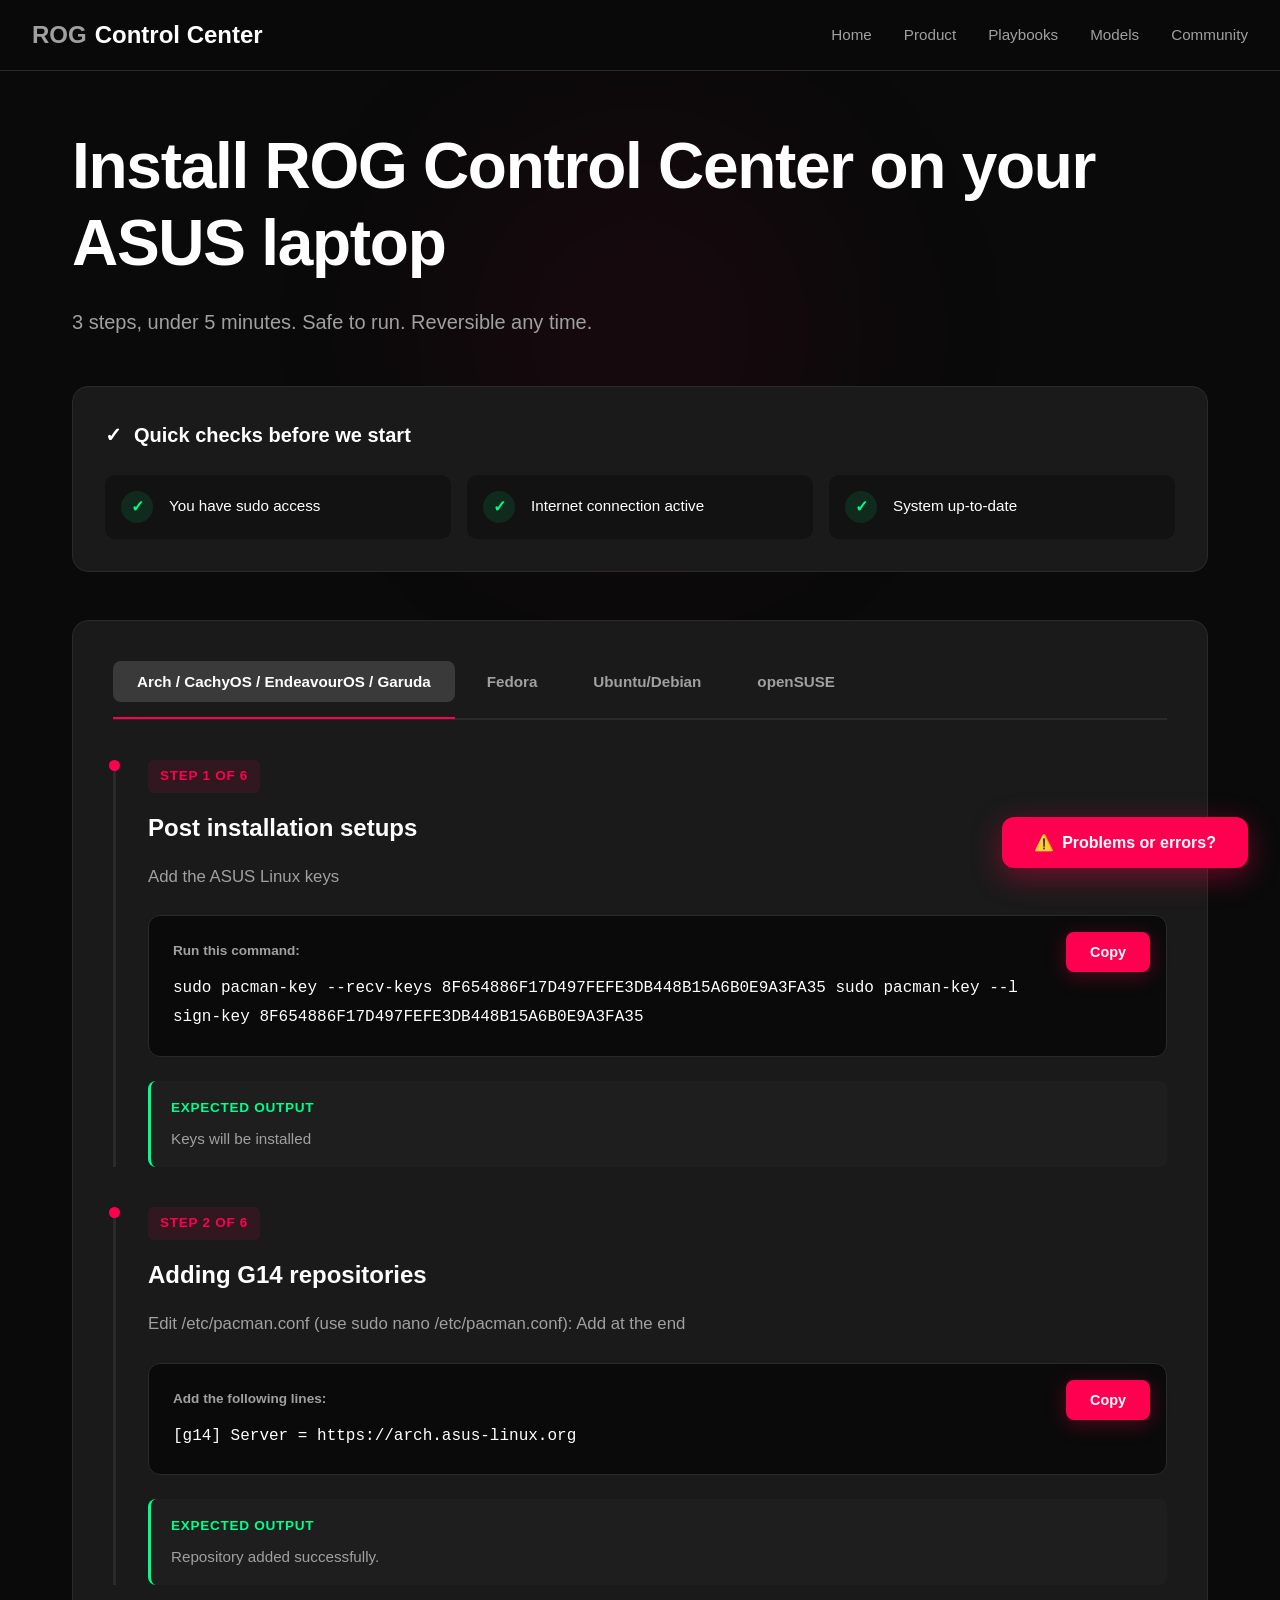
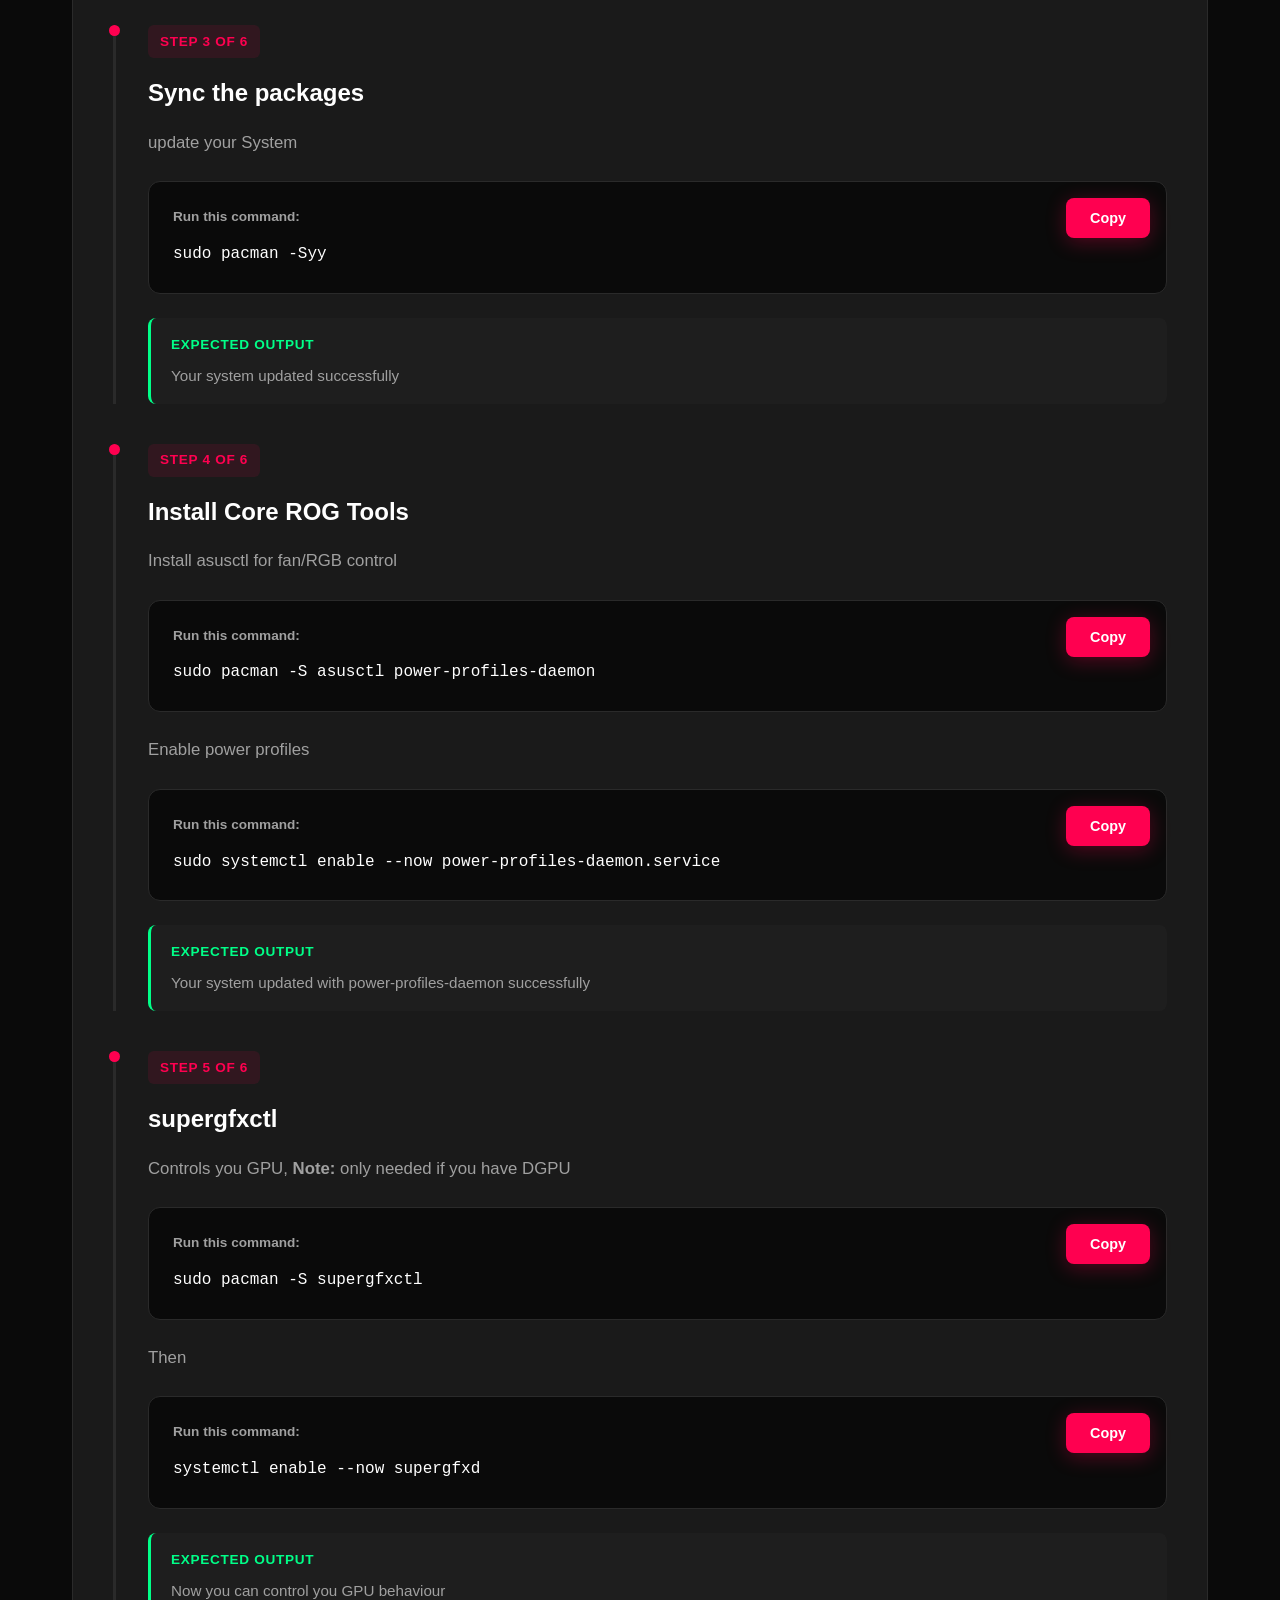
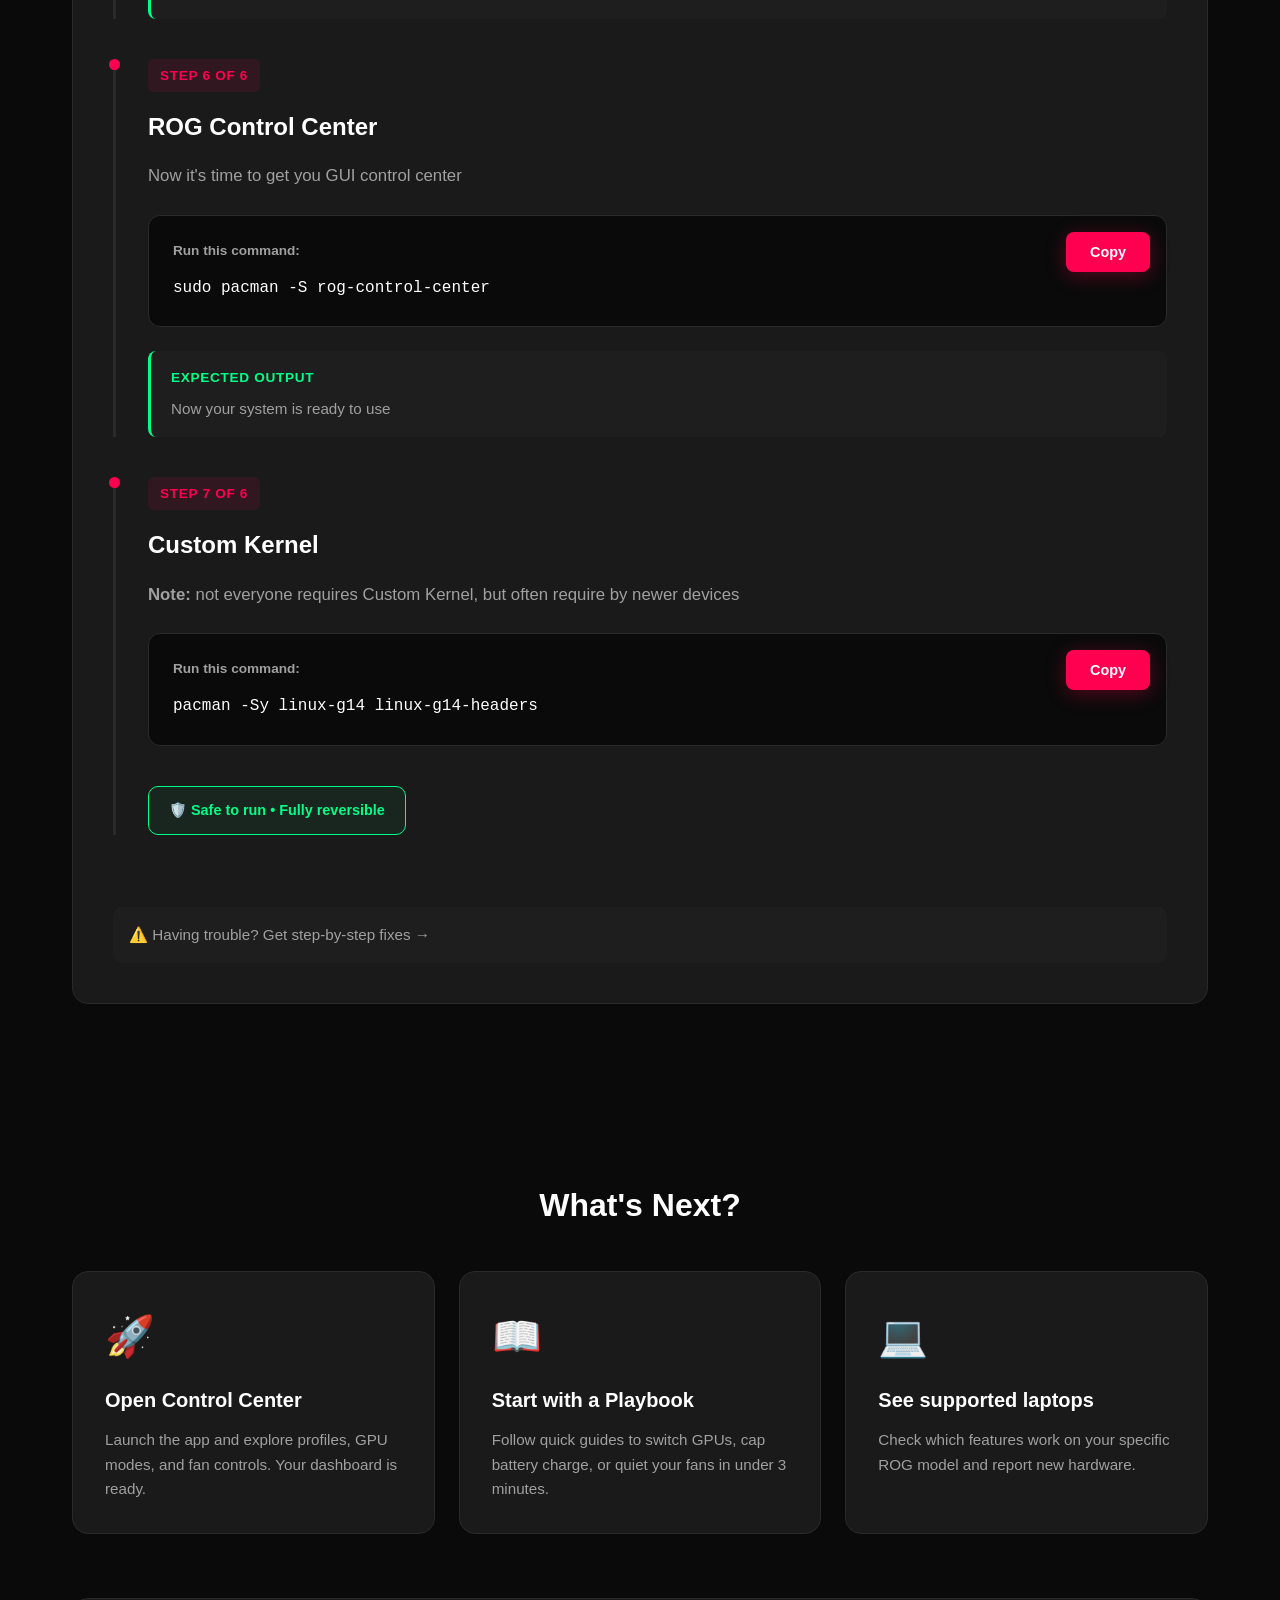
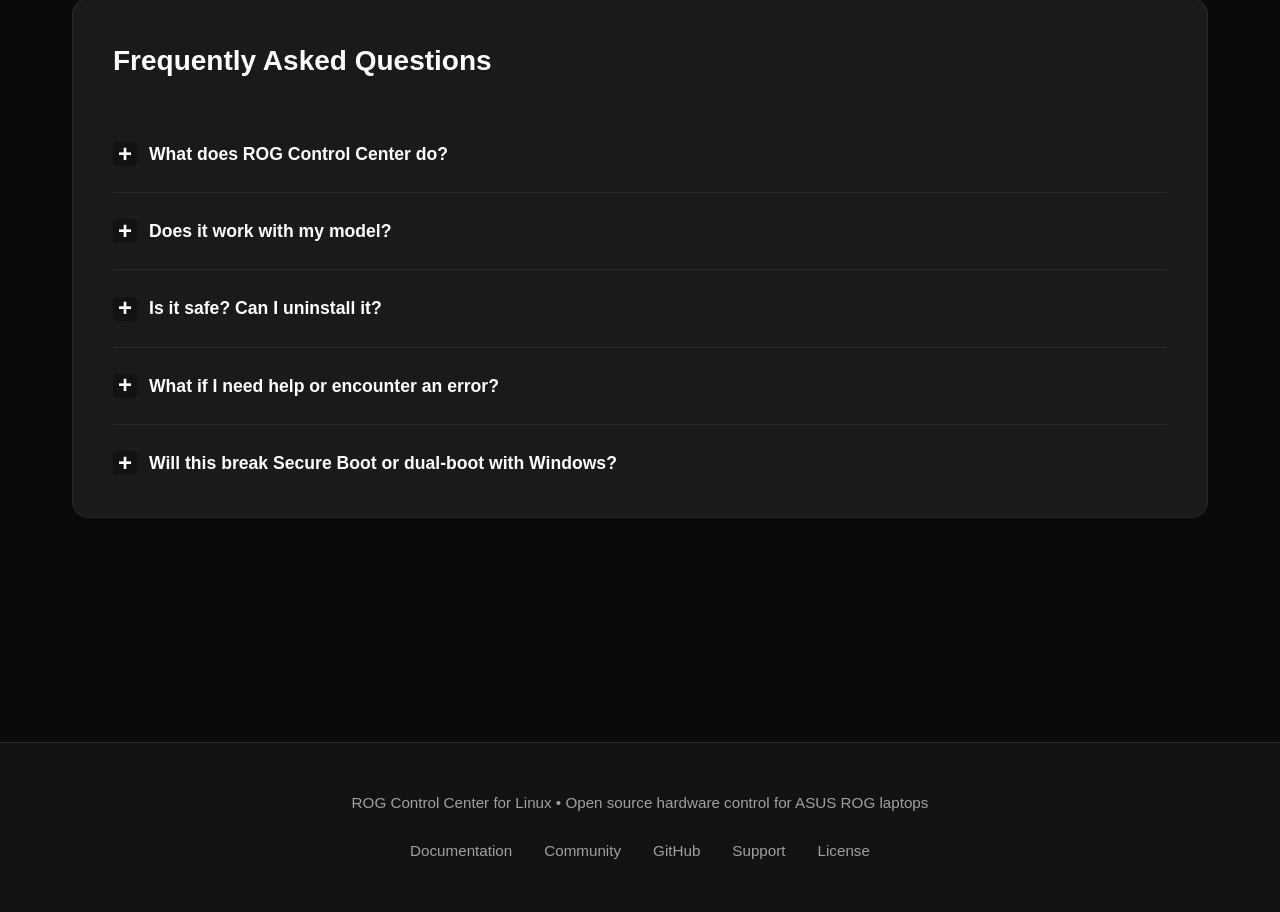
<file: Pages/rog-install-complete.html>
<!DOCTYPE html>
<html lang="en">

<head>
    <meta charset="UTF-8">
    <meta name="viewport" content="width=device-width, initial-scale=1.0">
    <title>Install ROG Control Center</title>
    <link rel="stylesheet" href="../Styles/install-styles.css">
</head>

<body>
    <!-- Custom cursor removed for minimal JS -->

    <nav>
        <div class="nav-container">
            <a href="/" class="logo">
                <span class="logo-accent">ROG</span> Control Center
            </a>
            <button class="mobile-nav-toggle" id="mobile-nav-toggle" aria-expanded="false"
                aria-label="Open menu">☰</button>
            <ul class="nav-links">
                <li><a href="../index.html">Home</a></li>
                <li><a href="rog-product-hub.html">Product</a></li>

                <li><a href="rog-playbooks-page.html">Playbooks</a></li>
                <li><a href="rog-model-page.html">Models</a></li>
                <li><a href="rog-community-page.html">Community</a></li>


            </ul>
        </div>
    </nav>

    <main>
        <section class="hero">
            <div class="hero-content">
                <h1>Install ROG Control Center on your ASUS laptop</h1>
                <p class="hero-subtext">3 steps, under 5 minutes. Safe to run. Reversible any time.</p>

                <div class="preflight">
                    <div class="preflight-title">
                        <span>✓</span> Quick checks before we start
                    </div>
                    <div class="check-grid">
                        <div class="check-item">
                            <span class="check-icon">✓</span>
                            <span class="check-label">You have sudo access</span>
                        </div>
                        <div class="check-item">
                            <span class="check-icon">✓</span>
                            <span class="check-label">Internet connection active</span>
                        </div>
                        <div class="check-item">
                            <span class="check-icon">✓</span>
                            <span class="check-label">System up-to-date</span>
                        </div>
                    </div>
                </div>

                <div class="install-section">
                    <div class="tabs">
                        <button class="tab active" onclick="switchTab('arch')">Arch / CachyOS / EndeavourOS /
                            Garuda</button>
                        <button class="tab" onclick="switchTab('fedora')">Fedora</button>
                        <button class="tab" onclick="switchTab('ubuntu')">Ubuntu/Debian</button>
                        <button class="tab" onclick="switchTab('opensuse')">openSUSE</button>
                    </div>

                    <div id="arch" class="tab-content active">
                        <div class="steps-container">
                            <div class="step-block">
                                <span class="step-indicator">Step 1 of 6</span>
                                <h3 class="step-title">Post installation setups</h3>
                                <p class="step-description">Add the ASUS Linux keys</p>

                                <div class="command-block">
                                    <div class="command-label">Run this command:</div>
                                    <div class="command-code">sudo pacman-key --recv-keys
                                        8F654886F17D497FEFE3DB448B15A6B0E9A3FA35
                                        sudo pacman-key --lsign-key 8F654886F17D497FEFE3DB448B15A6B0E9A3FA35</div>
                                    <button class="copy-btn"
                                        onclick="copyCommand(this, 'sudo pacman-key --recv-keys 8F654886F17D497FEFE3DB448B15A6B0E9A3FA35 sudo pacman-key --lsign-key 8F654886F17D497FEFE3DB448B15A6B0E9A3FA35')">Copy</button>
                                </div>
                                <div class="expected-output">
                                    <div class="expected-label">Expected output</div>
                                    <div class="expected-text">Keys will be installed</div>
                                </div>
                            </div>

                            <div class="step-block">
                                <span class="step-indicator">Step 2 of 6</span>
                                <h3 class="step-title">Adding G14 repositories</h3>
                                <p class="step-description">Edit /etc/pacman.conf (use sudo nano /etc/pacman.conf): Add
                                    at the end</p>
                                <div class="command-block">
                                    <div class="command-label">Add the following lines:</div>
                                    <div class="command-code">[g14]
                                        Server = https://arch.asus-linux.org
                                    </div>
                                    <button class="copy-btn"
                                        onclick="copyCommand(this, '[g14] Server = https://arch.asus-linux.org')">Copy</button>
                                </div>
                                <div class="expected-output">
                                    <div class="expected-label">Expected output</div>
                                    <div class="expected-text">Repository added successfully.</div>
                                </div>

                            </div>
                            <div class="step-block">
                                <span class="step-indicator">Step 3 of 6</span>
                                <h3 class="step-title">Sync the packages</h3>
                                <p class="step-description">update your System</p>
                                <div class="command-block">
                                    <div class="command-label">Run this command:</div>
                                    <div class="command-code"> sudo pacman -Syy
                                    </div>
                                    <button class="copy-btn"
                                        onclick="copyCommand(this, ' sudo pacman -Syy')">Copy</button>
                                </div>
                                <div class="expected-output">
                                    <div class="expected-label">Expected output</div>
                                    <div class="expected-text">Your system updated successfully</div>
                                </div>
                            </div>
                            <div class="step-block">
                                <span class="step-indicator">Step 4 of 6</span>
                                <h3 class="step-title">Install Core ROG Tools</h3>
                                <p class="step-description">Install asusctl for fan/RGB control</p>
                                <div class="command-block">
                                    <div class="command-label">Run this command:</div>
                                    <div class="command-code"> sudo pacman -S asusctl power-profiles-daemon
                                    </div>
                                    <button class="copy-btn"
                                        onclick="copyCommand(this, ' sudo pacman -S asusctl power-profiles-daemon')">Copy</button>
                                </div>
                                <p class="step-description">Enable power profiles</p>
                                <div class="command-block">
                                    <div class="command-label">Run this command:</div>
                                    <div class="command-code"> sudo systemctl enable --now power-profiles-daemon.service
                                    </div>
                                    <button class="copy-btn"
                                        onclick="copyCommand(this, ' sudo systemctl enable --now power-profiles-daemon.service')">Copy</button>
                                </div>
                                <div class="expected-output">
                                    <div class="expected-label">Expected output</div>
                                    <div class="expected-text">Your system updated with power-profiles-daemon
                                        successfully</div>
                                </div>
                                

                            </div>
                            <div class="step-block">
                                    <span class="step-indicator">Step 5 of 6</span>
                                    <h3 class="step-title">supergfxctl</h3>
                                    <p class="step-description"> Controls you GPU, <strong>Note: </strong>only needed if you have DGPU</p>
                                    <div class="command-block">
                                        <div class="command-label">Run this command:</div>
                                        <div class="command-code"> sudo pacman -S supergfxctl
                                        </div>
                                        <button class="copy-btn"
                                            onclick="copyCommand(this, ' sudo pacman -S supergfxctl')">Copy</button>
                                    </div>
                                    <div class="step-description">Then</div>
                                    <div class="command-block">
                                        <div class="command-label">Run this command:</div>
                                        <div class="command-code"> systemctl enable --now supergfxd
                                        </div>
                                        <button class="copy-btn"
                                            onclick="copyCommand(this, ' systemctl enable --now supergfxd')">Copy</button>
                                    </div>
                                    <div class="expected-output">
                                        <div class="expected-label">Expected output</div>
                                        <div class="expected-text">Now you can control you GPU behaviour</div>
                                    </div>
                                </div>
                                <div class="step-block">
                                    <span class="step-indicator">Step 6 of 6</span>
                                    <h3 class="step-title">ROG Control Center</h3>
                                    <p class="step-description">Now it's time to get you GUI control center</p>
                                    <div class="command-block">
                                        <div class="command-label">Run this command:</div>
                                        <div class="command-code"> sudo pacman -S rog-control-center
                                        </div>
                                        <button class="copy-btn"
                                            onclick="copyCommand(this, ' sudo pacman -S rog-control-center')">Copy</button>
                                    </div>
                                    <div class="expected-output">
                                        <div class="expected-label">Expected output</div>
                                        <div class="expected-text">Now your system is ready to use</div>
                                    </div>
                                </div>
                                <div class="step-block">
                                    <span class="step-indicator">Step 7 of 6</span>
                                    <h3 class="step-title">Custom Kernel</h3>
                                    <p class="step-description"><strong>Note: </strong>not everyone requires Custom Kernel, but often require by newer devices</p>
                                    <div class="command-block">
                                        <div class="command-label">Run this command:</div>
                                        <div class="command-code"> pacman -Sy linux-g14 linux-g14-headers
                                        <button class="copy-btn"
                                            onclick="copyCommand(this, ' pacman -Sy linux-g14 linux-g14-headers')">Copy</button>
                                    </div>
                                    
                                </div>
                               
                            <span class="reassurance">🛡️ Safe to run • Fully reversible</span>
                        </div>

                        <a href="https://asus-linux.org/guides/" class="help-link" target="_blank">
                            ⚠️ Having trouble? Get step-by-step fixes →
                        </a>
                    </div>

                    <div id="fedora" class="tab-content">
                        <div class="steps-container">

                            <div class="step-block">
                                <span class="step-indicator">Step 1 of 5</span>
                                <h3 class="step-title">Update Fedora</h3>
                                <p class="step-description">Ensure your system is up-to-date before installing anything.
                                </p>
                                <div class="command-block">
                                    <div class="command-label">Run this command:</div>
                                    <div class="command-code">sudo dnf update -y</div>
                                    <button class="copy-btn"
                                        onclick="copyCommand(this, 'sudo dnf update -y')">Copy</button>
                                </div>
                                <div class="expected-output">
                                    <div class="expected-label">Expected output</div>
                                    <div class="expected-text">System packages updated successfully.</div>
                                </div>
                            </div>

                            <div class="step-block">
                                <span class="step-indicator">Step 2 of 5</span>
                                <h3 class="step-title">Enable RPM Fusion (for NVIDIA users)</h3>
                                <p class="step-description">Required for proprietary NVIDIA drivers.</p>
                                <div class="command-block">
                                    <div class="command-label">Run this command:</div>
                                    <div class="command-code">
                                        sudo dnf install
                                        https://mirrors.rpmfusion.org/free/fedora/rpmfusion-free-release-$(rpm -E
                                        %fedora).noarch.rpm
                                        https://mirrors.rpmfusion.org/nonfree/fedora/rpmfusion-nonfree-release-$(rpm -E
                                        %fedora).noarch.rpm
                                    </div>
                                    <button class="copy-btn"
                                        onclick="copyCommand(this, 'sudo dnf install https://mirrors.rpmfusion.org/free/fedora/rpmfusion-free-release-$(rpm -E %fedora).noarch.rpm https://mirrors.rpmfusion.org/nonfree/fedora/rpmfusion-nonfree-release-$(rpm -E %fedora).noarch.rpm')">Copy</button>
                                </div>
                                <div class="expected-output">
                                    <div class="expected-label">Expected output</div>
                                    <div class="expected-text">RPM Fusion repositories enabled.</div>
                                </div>
                            </div>

                            <div class="step-block">
                                <span class="step-indicator">Step 3 of 5</span>
                                <h3 class="step-title">Enable the COPR repository</h3>
                                <p class="step-description">Add the asus-linux repository to access ROG packages.</p>
                                <div class="command-block">
                                    <div class="command-label">Run this command:</div>
                                    <div class="command-code">sudo dnf copr enable lukenukem/asus-linux</div>
                                    <button class="copy-btn"
                                        onclick="copyCommand(this, 'sudo dnf copr enable lukenukem/asus-linux')">Copy</button>
                                </div>
                                <div class="expected-output">
                                    <div class="expected-label">Expected output</div>
                                    <div class="expected-text">Repository enabled successfully.</div>
                                </div>
                            </div>

                            <div class="step-block">
                                <span class="step-indicator">Step 4 of 5</span>
                                <h3 class="step-title">Install ROG packages</h3>
                                <p class="step-description">Install asusctl and supergfxctl for hardware control.</p>
                                <div class="command-block">
                                    <div class="command-label">Run this command:</div>
                                    <div class="command-code">sudo dnf install asusctl supergfxctl</div>
                                    <button class="copy-btn"
                                        onclick="copyCommand(this, 'sudo dnf install asusctl supergfxctl')">Copy</button>
                                </div>
                                <div class="expected-output">
                                    <div class="expected-label">Expected output</div>
                                    <div class="expected-text">Packages installed and services started.</div>
                                </div>
                            </div>

                            <div class="step-block">
                                <span class="step-indicator">Step 5 of 5</span>
                                <h3 class="step-title">Enable services</h3>
                                <p class="step-description">Start the background daemons for GPU switching and power
                                    profiles.</p>
                                <div class="command-block">
                                    <div class="command-label">Run this command:</div>
                                    <div class="command-code">sudo systemctl enable --now supergfxd.service</div>
                                    <button class="copy-btn"
                                        onclick="copyCommand(this, 'sudo systemctl enable --now supergfxd.service')">Copy</button>
                                </div>
                                <span class="reassurance">🛡️ Safe to run • Fully reversible</span>
                            </div>

                        </div>

                        <a href="https://asus-linux.org/guides/fedora-guide/" class="help-link" target="_blank">
                            📘 Full Fedora guide with advanced tweaks →
                        </a>
                    </div>


                    <div id="opensuse" class="tab-content">
                        <div class="steps-container">
                            <div class="step-block">
                                <span class="step-indicator">Step 1 of 3</span>
                                <h3 class="step-title">Add the repository</h3>
                                <p class="step-description">Enable the asus-linux repository for openSUSE</p>

                                <div class="command-block">
                                    <div class="command-label">Run this command:</div>
                                    <div class="command-code">sudo zypper ar
                                        https://download.opensuse.org/repositories/home:/luke_nukem:/asus/openSUSE_Tumbleweed/
                                        asus</div>
                                    <button class="copy-btn"
                                        onclick="copyCommand(this, 'sudo zypper ar https://download.opensuse.org/repositories/home:/luke_nukem:/asus/openSUSE_Tumbleweed/ asus')">Copy</button>
                                </div>

                                <div class="expected-output">
                                    <div class="expected-label">Expected output</div>
                                    <div class="expected-text">Repository added successfully.</div>
                                </div>
                            </div>

                            <div class="step-block">
                                <span class="step-indicator">Step 2 of 3</span>
                                <h3 class="step-title">Install the package</h3>
                                <p class="step-description">Download and install asusctl</p>

                                <div class="command-block">
                                    <div class="command-label">Run this command:</div>
                                    <div class="command-code">sudo zypper install asusctl</div>
                                    <button class="copy-btn"
                                        onclick="copyCommand(this, 'sudo zypper install asusctl')">Copy</button>
                                </div>

                                <div class="expected-output">
                                    <div class="expected-label">Expected output</div>
                                    <div class="expected-text">Package installs and services start automatically.</div>
                                </div>
                            </div>

                            <div class="step-block">
                                <span class="step-indicator">Step 3 of 3</span>
                                <h3 class="step-title">Launch the app</h3>
                                <p class="step-description">Find ROG Control Center in your applications menu</p>

                                <span class="reassurance">🛡️ Safe to run • Fully reversible</span>
                            </div>
                        </div>

                        <a href="https://asus-linux.org/guides/" class="help-link" target="_blank">
                            ⚠️ Having trouble? Get step-by-step fixes →
                        </a>
                    </div>
                </div>
            </div>
        </section>

        <section class="whats-next">
            <h2 class="whats-next-title">What's Next?</h2>

            <div class="next-grid">
                <a href="#open-app" class="next-card">
                    <span class="next-icon">🚀</span>
                    <h3 class="next-title">Open Control Center</h3>
                    <p class="next-desc">Launch the app and explore profiles, GPU modes, and fan controls. Your
                        dashboard is ready.</p>
                </a>

                <a href="#playbooks" class="next-card">
                    <span class="next-icon">📖</span>
                    <h3 class="next-title">Start with a Playbook</h3>
                    <p class="next-desc">Follow quick guides to switch GPUs, cap battery charge, or quiet your fans in
                        under 3 minutes.</p>
                </a>

                <a href="#models" class="next-card">
                    <span class="next-icon">💻</span>
                    <h3 class="next-title">See supported laptops</h3>
                    <p class="next-desc">Check which features work on your specific ROG model and report new hardware.
                    </p>
                </a>
            </div>

            <div class="faq-section">
                <h2 class="faq-title">Frequently Asked Questions</h2>

                <div class="faq-item" onclick="toggleFAQ(this)">
                    <div class="faq-question">
                        <span class="faq-toggle">+</span>
                        What does ROG Control Center do?
                    </div>
                    <div class="faq-answer">
                        ROG Control Center gives you full control over your ASUS ROG laptop's hardware on Linux. Switch
                        between integrated and dedicated GPUs, customize fan curves, manage battery charge limits, and
                        create performance profiles—all without touching config files or terminal commands.
                    </div>
                </div>

                <div class="faq-item" onclick="toggleFAQ(this)">
                    <div class="faq-question">
                        <span class="faq-toggle">+</span>
                        Does it work with my model?
                    </div>
                    <div class="faq-answer">
                        Most ASUS ROG laptops from 2018 onwards are supported, including G14, G15, Flow X13, Zephyrus,
                        and Strix series. Check the Models page for your specific laptop and see which features are
                        available. If your model isn't listed, you can report it to help expand support.
                    </div>
                </div>

                <div class="faq-item" onclick="toggleFAQ(this)">
                    <div class="faq-question">
                        <span class="faq-toggle">+</span>
                        Is it safe? Can I uninstall it?
                    </div>
                    <div class="faq-answer">
                        Yes. All changes are reversible, and the app includes confirmations for risky actions. To
                        uninstall, simply remove the packages using your package manager:
                        <code>sudo pacman -R asusctl supergfxctl</code> (Arch) or equivalent for your distro. Your
                        system returns to defaults.
                    </div>
                </div>

                <div class="faq-item" onclick="toggleFAQ(this)">
                    <div class="faq-question">
                        <span class="faq-toggle">+</span>
                        What if I need help or encounter an error?
                    </div>
                    <div class="faq-answer">
                        Check the Playbooks section for step-by-step troubleshooting guides. For detailed help, visit <a
                            href="https://asus-linux.org/guides/" target="_blank">asus-linux.org/guides</a>. You can
                        also join the community Discord or GitHub discussions for real-time support.
                    </div>
                </div>

                <div class="faq-item" onclick="toggleFAQ(this)">
                    <div class="faq-question">
                        <span class="faq-toggle">+</span>
                        Will this break Secure Boot or dual-boot with Windows?
                    </div>
                    <div class="faq-answer">
                        ROG Control Center works with Secure Boot enabled on most distros. For dual-boot setups, GPU
                        switching may require a reboot, but Windows will recognize the changes. If you encounter issues,
                        check the Playbooks for specific guides on Secure Boot configuration and dual-boot GPU
                        management.
                    </div>
                </div>
            </div>
        </section>
    </main>

    <button class="sticky-help" onclick="scrollToHelp()">
        <span>⚠️</span> Problems or errors?
    </button>

    <footer>
        <div class="footer-content">
            <p>ROG Control Center for Linux • Open source hardware control for ASUS ROG laptops</p>
            <div class="footer-links">
                <a href="https://asus-linux.org/guides/" target="_blank">Documentation</a>
                <a href="#community">Community</a>
                <a href="#github">GitHub</a>
                <a href="#support">Support</a>
                <a href="#license">License</a>
            </div>
        </div>
    </footer>
    <script src="../Script/install-script.js"></script>
</body>

</html>
</file>
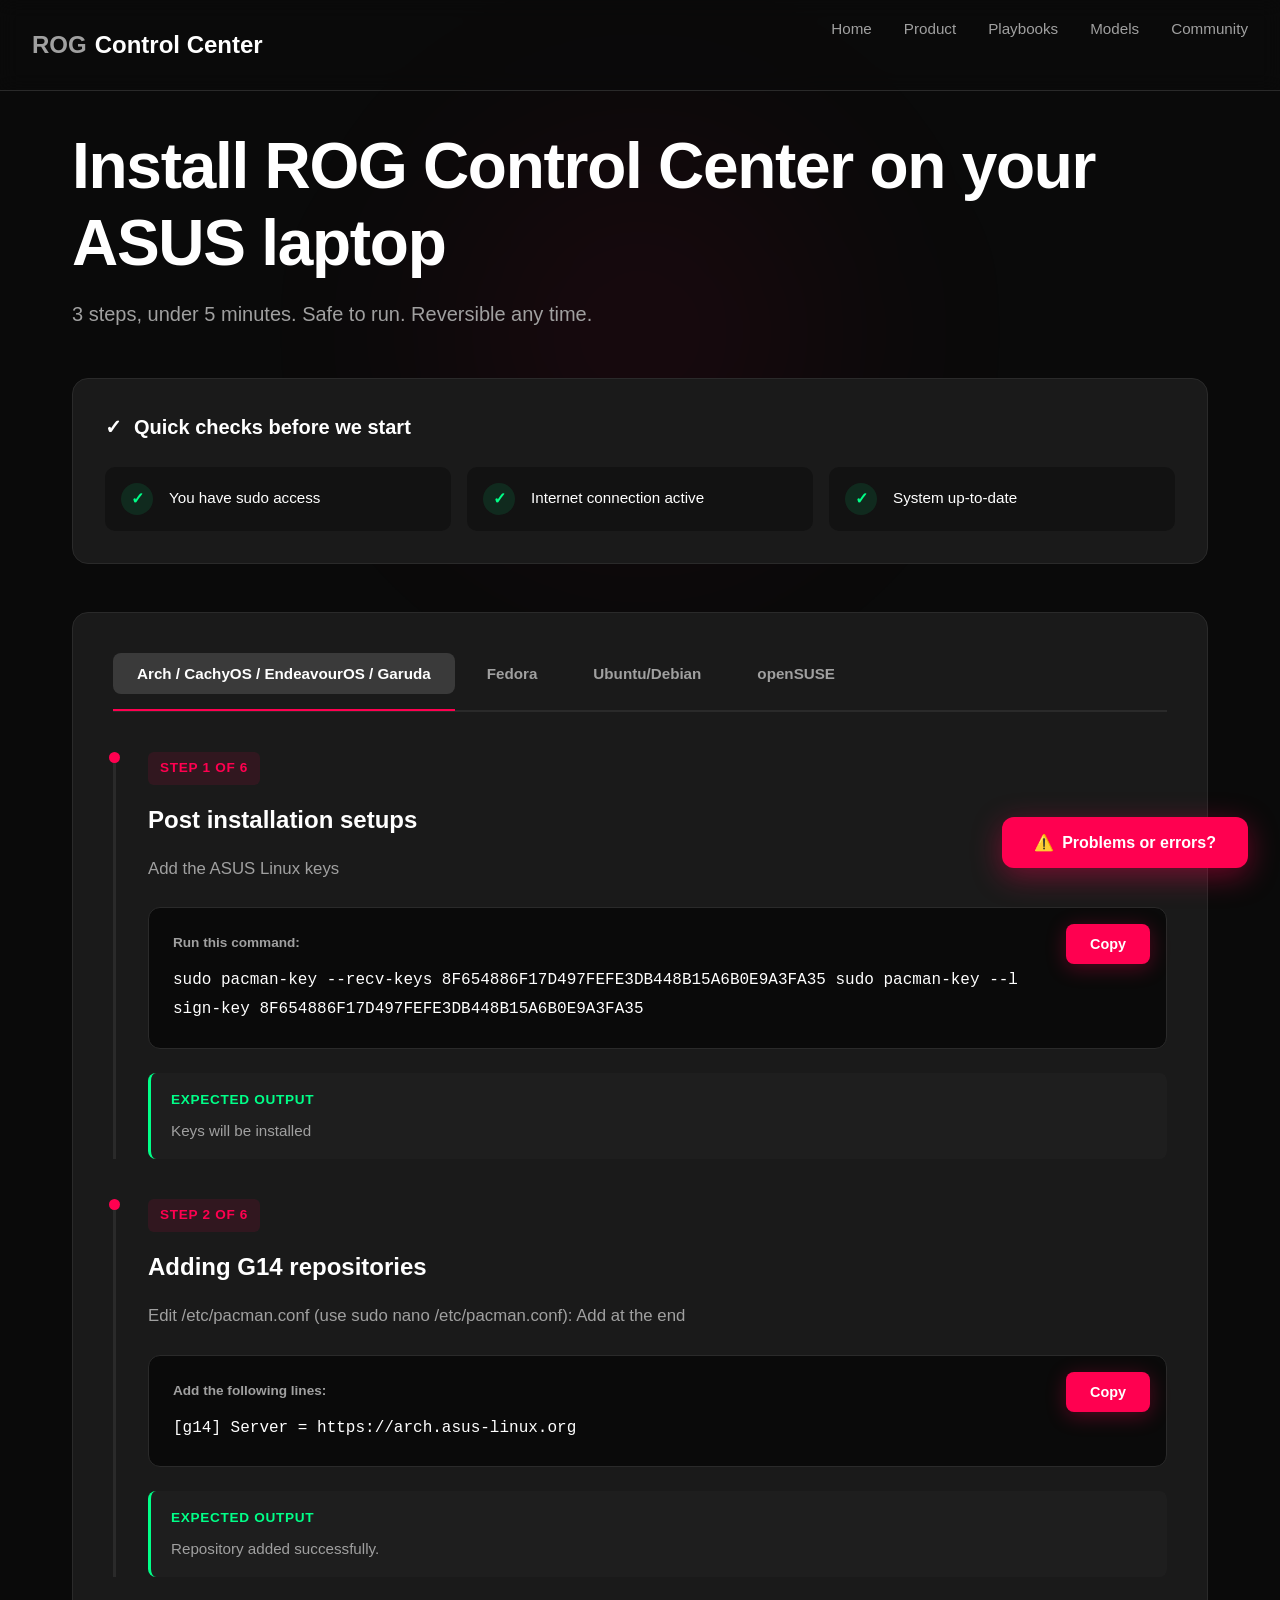
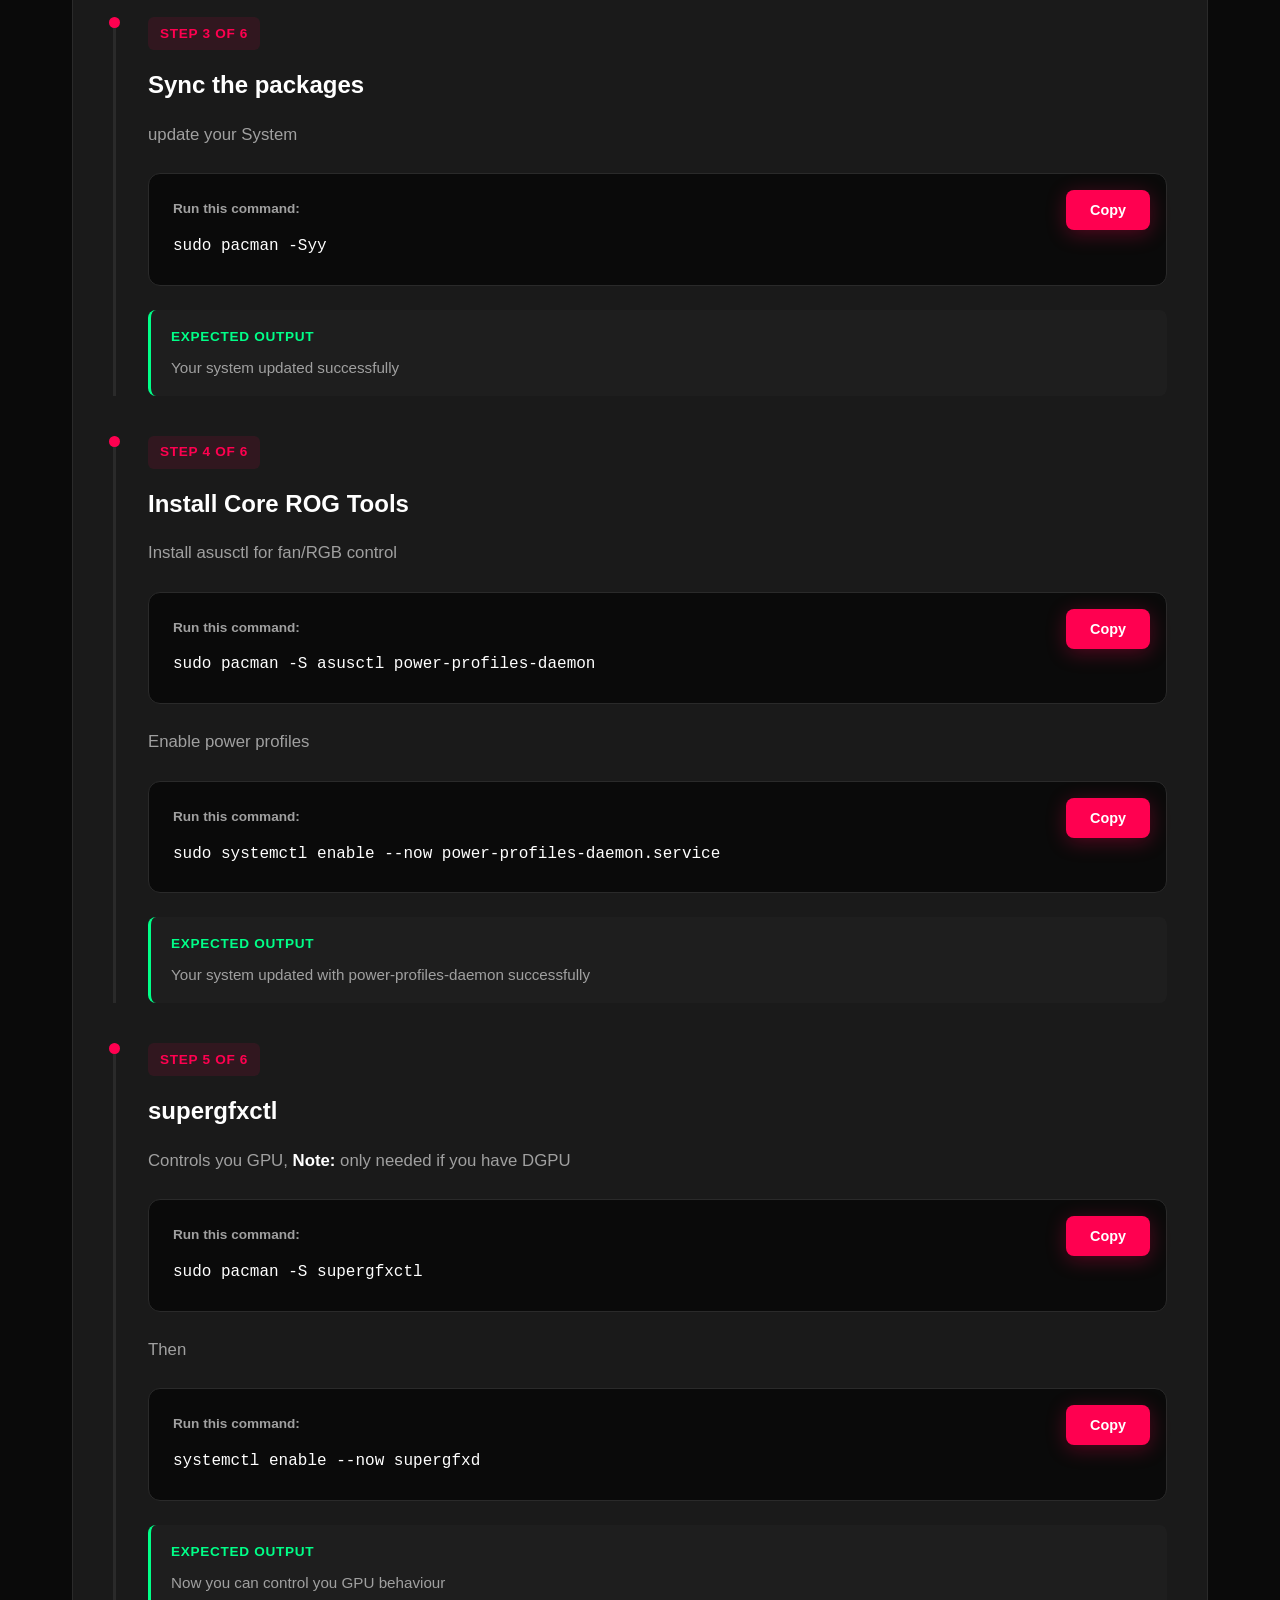
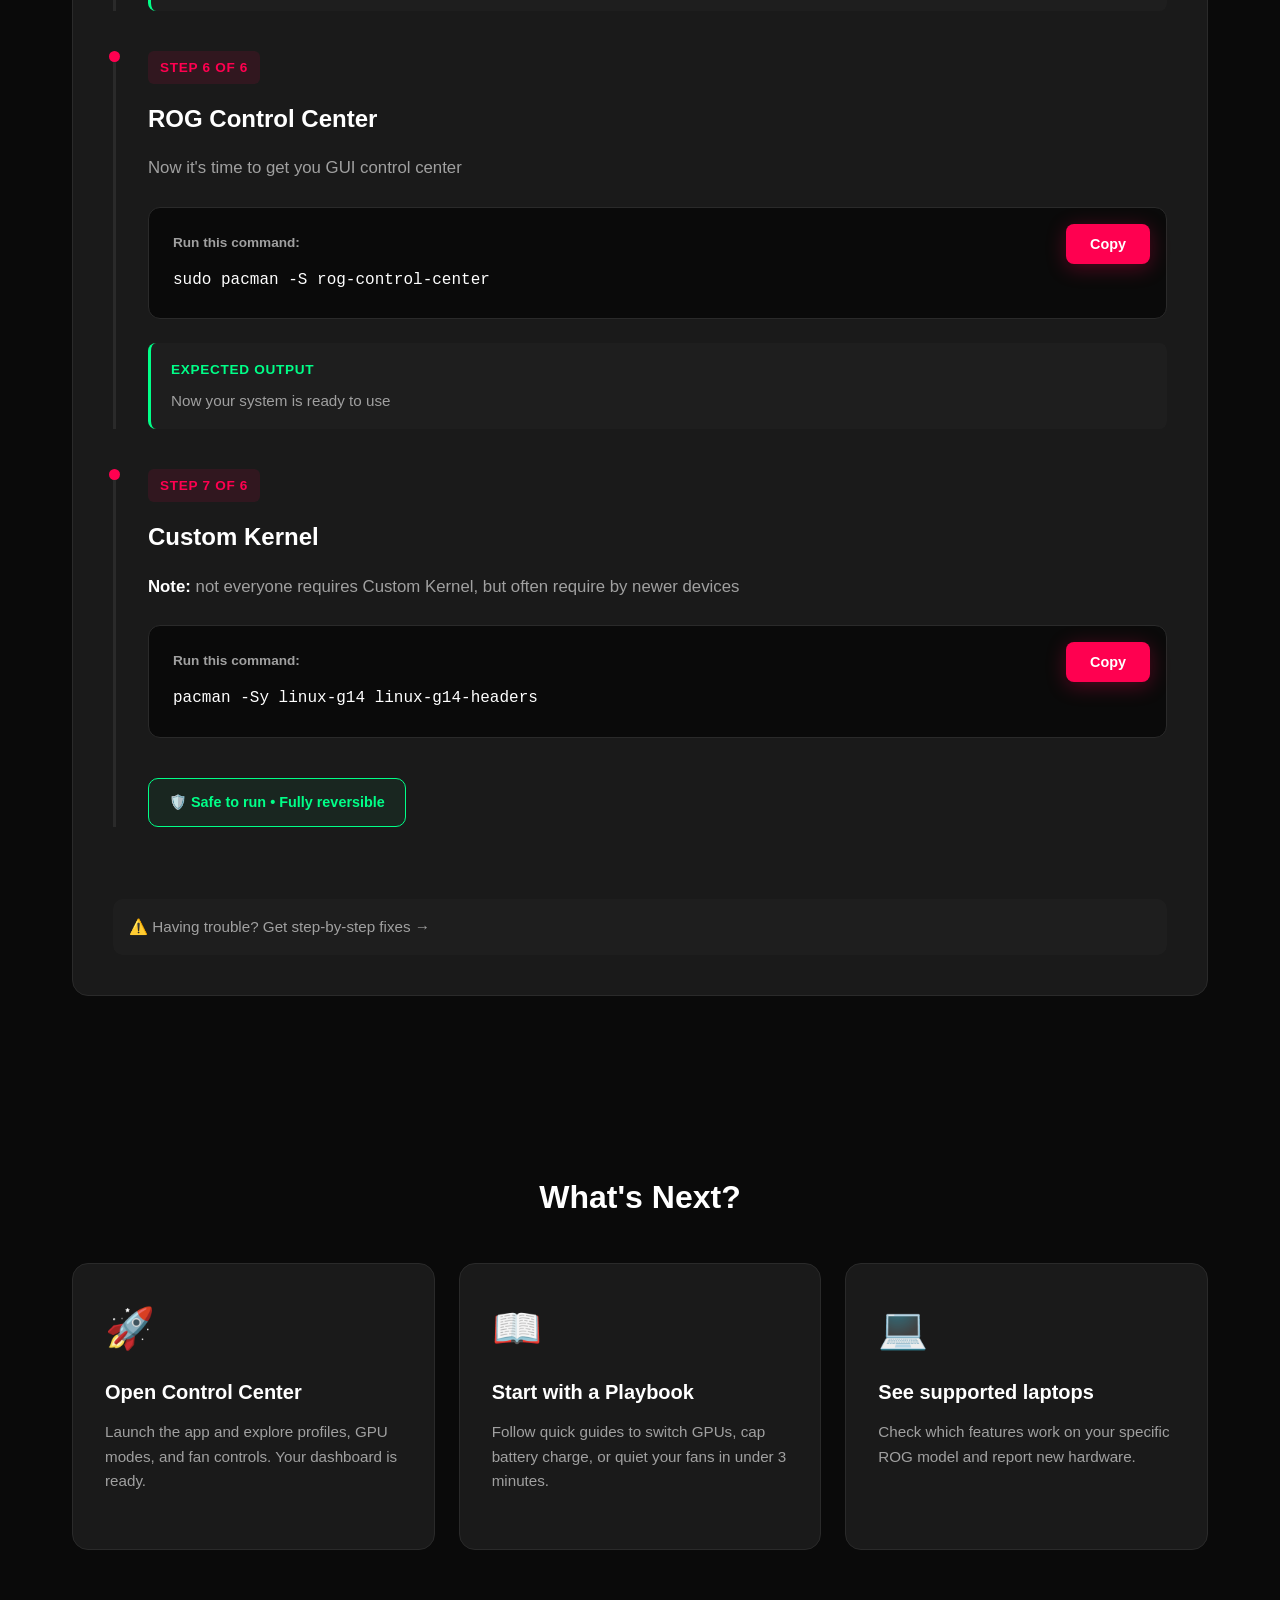
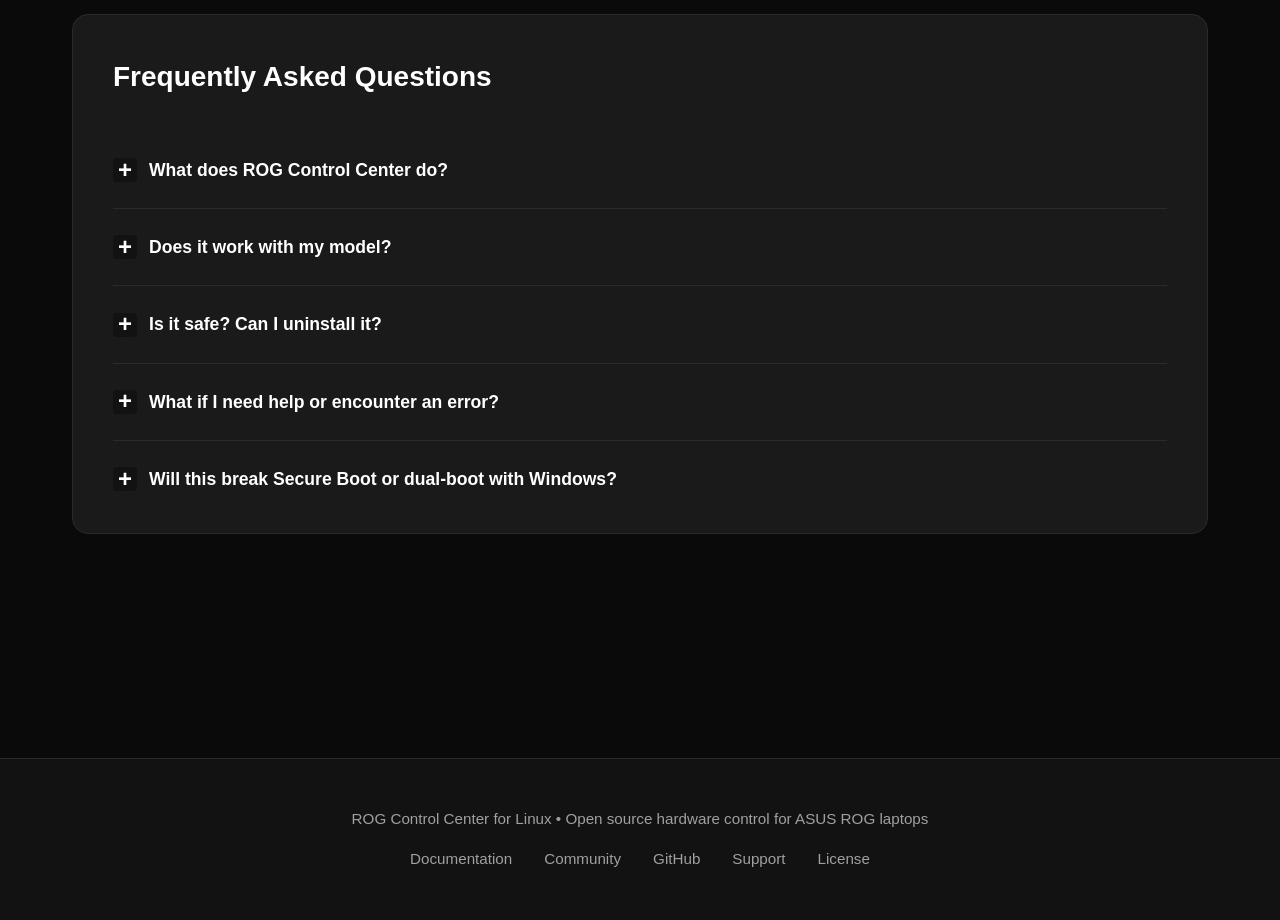
<file: pages/rog-install-complete.html>
<!DOCTYPE html>
<html lang="en">

<head>
    <meta charset="UTF-8">
    <meta name="viewport" content="width=device-width, initial-scale=1.0">
    <title>Install ROG Control Center</title>
    <link rel="stylesheet" href="../styles/install-styles.css">
</head>

<body>
    <!-- Custom cursor removed for minimal JS -->

    <nav>
        <div class="nav-container">
            <a href="/" class="logo">
                <span class="logo-accent">ROG</span> Control Center
            </a>
            <button class="mobile-nav-toggle" id="mobile-nav-toggle" aria-expanded="false"
                aria-label="Open menu">☰</button>
            <ul class="nav-links">
                <li><a href="../index.html">Home</a></li>
                <li><a href="rog-product-hub.html">Product</a></li>

                <li><a href="rog-playbooks-page.html">Playbooks</a></li>
                <li><a href="rog-model-page.html">Models</a></li>
                <li><a href="rog-community-page.html">Community</a></li>


            </ul>
        </div>
    </nav>

    <main>
        <section class="hero">
            <div class="hero-content">
                <h1>Install ROG Control Center on your ASUS laptop</h1>
                <p class="hero-subtext">3 steps, under 5 minutes. Safe to run. Reversible any time.</p>

                <div class="preflight">
                    <div class="preflight-title">
                        <span>✓</span> Quick checks before we start
                    </div>
                    <div class="check-grid">
                        <div class="check-item">
                            <span class="check-icon">✓</span>
                            <span class="check-label">You have sudo access</span>
                        </div>
                        <div class="check-item">
                            <span class="check-icon">✓</span>
                            <span class="check-label">Internet connection active</span>
                        </div>
                        <div class="check-item">
                            <span class="check-icon">✓</span>
                            <span class="check-label">System up-to-date</span>
                        </div>
                    </div>
                </div>

                <div class="install-section">
                    <div class="tabs">
                        <button class="tab active" onclick="switchTab('arch')">Arch / CachyOS / EndeavourOS /
                            Garuda</button>
                        <button class="tab" onclick="switchTab('fedora')">Fedora</button>
                        <button class="tab" onclick="switchTab('ubuntu')">Ubuntu/Debian</button>
                        <button class="tab" onclick="switchTab('opensuse')">openSUSE</button>
                    </div>

                    <div id="arch" class="tab-content active">
                        <div class="steps-container">
                            <div class="step-block">
                                <span class="step-indicator">Step 1 of 6</span>
                                <h3 class="step-title">Post installation setups</h3>
                                <p class="step-description">Add the ASUS Linux keys</p>

                                <div class="command-block">
                                    <div class="command-label">Run this command:</div>
                                    <div class="command-code">sudo pacman-key --recv-keys
                                        8F654886F17D497FEFE3DB448B15A6B0E9A3FA35
                                        sudo pacman-key --lsign-key 8F654886F17D497FEFE3DB448B15A6B0E9A3FA35</div>
                                    <button class="copy-btn"
                                        onclick="copyCommand(this, 'sudo pacman-key --recv-keys 8F654886F17D497FEFE3DB448B15A6B0E9A3FA35 sudo pacman-key --lsign-key 8F654886F17D497FEFE3DB448B15A6B0E9A3FA35')">Copy</button>
                                </div>
                                <div class="expected-output">
                                    <div class="expected-label">Expected output</div>
                                    <div class="expected-text">Keys will be installed</div>
                                </div>
                            </div>

                            <div class="step-block">
                                <span class="step-indicator">Step 2 of 6</span>
                                <h3 class="step-title">Adding G14 repositories</h3>
                                <p class="step-description">Edit /etc/pacman.conf (use sudo nano /etc/pacman.conf): Add
                                    at the end</p>
                                <div class="command-block">
                                    <div class="command-label">Add the following lines:</div>
                                    <div class="command-code">[g14]
                                        Server = https://arch.asus-linux.org
                                    </div>
                                    <button class="copy-btn"
                                        onclick="copyCommand(this, '[g14] Server = https://arch.asus-linux.org')">Copy</button>
                                </div>
                                <div class="expected-output">
                                    <div class="expected-label">Expected output</div>
                                    <div class="expected-text">Repository added successfully.</div>
                                </div>

                            </div>
                            <div class="step-block">
                                <span class="step-indicator">Step 3 of 6</span>
                                <h3 class="step-title">Sync the packages</h3>
                                <p class="step-description">update your System</p>
                                <div class="command-block">
                                    <div class="command-label">Run this command:</div>
                                    <div class="command-code"> sudo pacman -Syy
                                    </div>
                                    <button class="copy-btn"
                                        onclick="copyCommand(this, ' sudo pacman -Syy')">Copy</button>
                                </div>
                                <div class="expected-output">
                                    <div class="expected-label">Expected output</div>
                                    <div class="expected-text">Your system updated successfully</div>
                                </div>
                            </div>
                            <div class="step-block">
                                <span class="step-indicator">Step 4 of 6</span>
                                <h3 class="step-title">Install Core ROG Tools</h3>
                                <p class="step-description">Install asusctl for fan/RGB control</p>
                                <div class="command-block">
                                    <div class="command-label">Run this command:</div>
                                    <div class="command-code"> sudo pacman -S asusctl power-profiles-daemon
                                    </div>
                                    <button class="copy-btn"
                                        onclick="copyCommand(this, ' sudo pacman -S asusctl power-profiles-daemon')">Copy</button>
                                </div>
                                <p class="step-description">Enable power profiles</p>
                                <div class="command-block">
                                    <div class="command-label">Run this command:</div>
                                    <div class="command-code"> sudo systemctl enable --now power-profiles-daemon.service
                                    </div>
                                    <button class="copy-btn"
                                        onclick="copyCommand(this, ' sudo systemctl enable --now power-profiles-daemon.service')">Copy</button>
                                </div>
                                <div class="expected-output">
                                    <div class="expected-label">Expected output</div>
                                    <div class="expected-text">Your system updated with power-profiles-daemon
                                        successfully</div>
                                </div>


                            </div>
                            <div class="step-block">
                                <span class="step-indicator">Step 5 of 6</span>
                                <h3 class="step-title">supergfxctl</h3>
                                <p class="step-description"> Controls you GPU, <strong>Note: </strong>only needed if you
                                    have DGPU</p>
                                <div class="command-block">
                                    <div class="command-label">Run this command:</div>
                                    <div class="command-code"> sudo pacman -S supergfxctl
                                    </div>
                                    <button class="copy-btn"
                                        onclick="copyCommand(this, ' sudo pacman -S supergfxctl')">Copy</button>
                                </div>
                                <div class="step-description">Then</div>
                                <div class="command-block">
                                    <div class="command-label">Run this command:</div>
                                    <div class="command-code"> systemctl enable --now supergfxd
                                    </div>
                                    <button class="copy-btn"
                                        onclick="copyCommand(this, ' systemctl enable --now supergfxd')">Copy</button>
                                </div>
                                <div class="expected-output">
                                    <div class="expected-label">Expected output</div>
                                    <div class="expected-text">Now you can control you GPU behaviour</div>
                                </div>
                            </div>
                            <div class="step-block">
                                <span class="step-indicator">Step 6 of 6</span>
                                <h3 class="step-title">ROG Control Center</h3>
                                <p class="step-description">Now it's time to get you GUI control center</p>
                                <div class="command-block">
                                    <div class="command-label">Run this command:</div>
                                    <div class="command-code"> sudo pacman -S rog-control-center
                                    </div>
                                    <button class="copy-btn"
                                        onclick="copyCommand(this, ' sudo pacman -S rog-control-center')">Copy</button>
                                </div>
                                <div class="expected-output">
                                    <div class="expected-label">Expected output</div>
                                    <div class="expected-text">Now your system is ready to use</div>
                                </div>
                            </div>
                            <div class="step-block">
                                <span class="step-indicator">Step 7 of 6</span>
                                <h3 class="step-title">Custom Kernel</h3>
                                <p class="step-description"><strong>Note: </strong>not everyone requires Custom Kernel,
                                    but often require by newer devices</p>
                                <div class="command-block">
                                    <div class="command-label">Run this command:</div>
                                    <div class="command-code"> pacman -Sy linux-g14 linux-g14-headers
                                        <button class="copy-btn"
                                            onclick="copyCommand(this, ' pacman -Sy linux-g14 linux-g14-headers')">Copy</button>
                                    </div>

                                </div>

                                <span class="reassurance">🛡️ Safe to run • Fully reversible</span>
                            </div>

                            <a href="https://asus-linux.org/guides/" class="help-link" target="_blank">
                                ⚠️ Having trouble? Get step-by-step fixes →
                            </a>
                        </div>

                        <div id="fedora" class="tab-content">
                            <div class="steps-container">

                                <div class="step-block">
                                    <span class="step-indicator">Step 1 of 5</span>
                                    <h3 class="step-title">Update Fedora</h3>
                                    <p class="step-description">Ensure your system is up-to-date before installing
                                        anything.
                                    </p>
                                    <div class="command-block">
                                        <div class="command-label">Run this command:</div>
                                        <div class="command-code">sudo dnf update -y</div>
                                        <button class="copy-btn"
                                            onclick="copyCommand(this, 'sudo dnf update -y')">Copy</button>
                                    </div>
                                    <div class="expected-output">
                                        <div class="expected-label">Expected output</div>
                                        <div class="expected-text">System packages updated successfully.</div>
                                    </div>
                                </div>

                                <div class="step-block">
                                    <span class="step-indicator">Step 2 of 5</span>
                                    <h3 class="step-title">Enable RPM Fusion (for NVIDIA users)</h3>
                                    <p class="step-description">Required for proprietary NVIDIA drivers.</p>
                                    <div class="command-block">
                                        <div class="command-label">Run this command:</div>
                                        <div class="command-code">
                                            sudo dnf install
                                            https://mirrors.rpmfusion.org/free/fedora/rpmfusion-free-release-$(rpm -E
                                            %fedora).noarch.rpm
                                            https://mirrors.rpmfusion.org/nonfree/fedora/rpmfusion-nonfree-release-$(rpm
                                            -E
                                            %fedora).noarch.rpm
                                        </div>
                                        <button class="copy-btn"
                                            onclick="copyCommand(this, 'sudo dnf install https://mirrors.rpmfusion.org/free/fedora/rpmfusion-free-release-$(rpm -E %fedora).noarch.rpm https://mirrors.rpmfusion.org/nonfree/fedora/rpmfusion-nonfree-release-$(rpm -E %fedora).noarch.rpm')">Copy</button>
                                    </div>
                                    <div class="expected-output">
                                        <div class="expected-label">Expected output</div>
                                        <div class="expected-text">RPM Fusion repositories enabled.</div>
                                    </div>
                                </div>

                                <div class="step-block">
                                    <span class="step-indicator">Step 3 of 5</span>
                                    <h3 class="step-title">Enable the COPR repository</h3>
                                    <p class="step-description">Add the asus-linux repository to access ROG packages.
                                    </p>
                                    <div class="command-block">
                                        <div class="command-label">Run this command:</div>
                                        <div class="command-code">sudo dnf copr enable lukenukem/asus-linux</div>
                                        <button class="copy-btn"
                                            onclick="copyCommand(this, 'sudo dnf copr enable lukenukem/asus-linux')">Copy</button>
                                    </div>
                                    <div class="expected-output">
                                        <div class="expected-label">Expected output</div>
                                        <div class="expected-text">Repository enabled successfully.</div>
                                    </div>
                                </div>

                                <div class="step-block">
                                    <span class="step-indicator">Step 4 of 5</span>
                                    <h3 class="step-title">Install ROG packages</h3>
                                    <p class="step-description">Install asusctl and supergfxctl for hardware control.
                                    </p>
                                    <div class="command-block">
                                        <div class="command-label">Run this command:</div>
                                        <div class="command-code">sudo dnf install asusctl supergfxctl</div>
                                        <button class="copy-btn"
                                            onclick="copyCommand(this, 'sudo dnf install asusctl supergfxctl')">Copy</button>
                                    </div>
                                    <div class="expected-output">
                                        <div class="expected-label">Expected output</div>
                                        <div class="expected-text">Packages installed and services started.</div>
                                    </div>
                                </div>

                                <div class="step-block">
                                    <span class="step-indicator">Step 5 of 5</span>
                                    <h3 class="step-title">Enable services</h3>
                                    <p class="step-description">Start the background daemons for GPU switching and power
                                        profiles.</p>
                                    <div class="command-block">
                                        <div class="command-label">Run this command:</div>
                                        <div class="command-code">sudo systemctl enable --now supergfxd.service</div>
                                        <button class="copy-btn"
                                            onclick="copyCommand(this, 'sudo systemctl enable --now supergfxd.service')">Copy</button>
                                    </div>
                                    <span class="reassurance">🛡️ Safe to run • Fully reversible</span>
                                </div>

                            </div>

                            <a href="https://asus-linux.org/guides/fedora-guide/" class="help-link" target="_blank">
                                📘 Full Fedora guide with advanced tweaks →
                            </a>
                        </div>


                        <div id="opensuse" class="tab-content">
                            <div class="steps-container">
                                <div class="step-block">
                                    <span class="step-indicator">Step 1 of 3</span>
                                    <h3 class="step-title">Add the repository</h3>
                                    <p class="step-description">Enable the asus-linux repository for openSUSE</p>

                                    <div class="command-block">
                                        <div class="command-label">Run this command:</div>
                                        <div class="command-code">sudo zypper ar
                                            https://download.opensuse.org/repositories/home:/luke_nukem:/asus/openSUSE_Tumbleweed/
                                            asus</div>
                                        <button class="copy-btn"
                                            onclick="copyCommand(this, 'sudo zypper ar https://download.opensuse.org/repositories/home:/luke_nukem:/asus/openSUSE_Tumbleweed/ asus')">Copy</button>
                                    </div>

                                    <div class="expected-output">
                                        <div class="expected-label">Expected output</div>
                                        <div class="expected-text">Repository added successfully.</div>
                                    </div>
                                </div>

                                <div class="step-block">
                                    <span class="step-indicator">Step 2 of 3</span>
                                    <h3 class="step-title">Install the package</h3>
                                    <p class="step-description">Download and install asusctl</p>

                                    <div class="command-block">
                                        <div class="command-label">Run this command:</div>
                                        <div class="command-code">sudo zypper install asusctl</div>
                                        <button class="copy-btn"
                                            onclick="copyCommand(this, 'sudo zypper install asusctl')">Copy</button>
                                    </div>

                                    <div class="expected-output">
                                        <div class="expected-label">Expected output</div>
                                        <div class="expected-text">Package installs and services start automatically.
                                        </div>
                                    </div>
                                </div>

                                <div class="step-block">
                                    <span class="step-indicator">Step 3 of 3</span>
                                    <h3 class="step-title">Launch the app</h3>
                                    <p class="step-description">Find ROG Control Center in your applications menu</p>

                                    <span class="reassurance">🛡️ Safe to run • Fully reversible</span>
                                </div>
                            </div>

                            <a href="https://asus-linux.org/guides/" class="help-link" target="_blank">
                                ⚠️ Having trouble? Get step-by-step fixes →
                            </a>
                        </div>
                    </div>
                </div>
        </section>

        <section class="whats-next">
            <h2 class="whats-next-title">What's Next?</h2>

            <div class="next-grid">
                <a href="#open-app" class="next-card">
                    <span class="next-icon">🚀</span>
                    <h3 class="next-title">Open Control Center</h3>
                    <p class="next-desc">Launch the app and explore profiles, GPU modes, and fan controls. Your
                        dashboard is ready.</p>
                </a>

                <a href="#playbooks" class="next-card">
                    <span class="next-icon">📖</span>
                    <h3 class="next-title">Start with a Playbook</h3>
                    <p class="next-desc">Follow quick guides to switch GPUs, cap battery charge, or quiet your fans in
                        under 3 minutes.</p>
                </a>

                <a href="#models" class="next-card">
                    <span class="next-icon">💻</span>
                    <h3 class="next-title">See supported laptops</h3>
                    <p class="next-desc">Check which features work on your specific ROG model and report new hardware.
                    </p>
                </a>
            </div>

            <div class="faq-section">
                <h2 class="faq-title">Frequently Asked Questions</h2>

                <div class="faq-item" onclick="toggleFAQ(this)">
                    <div class="faq-question">
                        <span class="faq-toggle">+</span>
                        What does ROG Control Center do?
                    </div>
                    <div class="faq-answer">
                        ROG Control Center gives you full control over your ASUS ROG laptop's hardware on Linux. Switch
                        between integrated and dedicated GPUs, customize fan curves, manage battery charge limits, and
                        create performance profiles—all without touching config files or terminal commands.
                    </div>
                </div>

                <div class="faq-item" onclick="toggleFAQ(this)">
                    <div class="faq-question">
                        <span class="faq-toggle">+</span>
                        Does it work with my model?
                    </div>
                    <div class="faq-answer">
                        Most ASUS ROG laptops from 2018 onwards are supported, including G14, G15, Flow X13, Zephyrus,
                        and Strix series. Check the Models page for your specific laptop and see which features are
                        available. If your model isn't listed, you can report it to help expand support.
                    </div>
                </div>

                <div class="faq-item" onclick="toggleFAQ(this)">
                    <div class="faq-question">
                        <span class="faq-toggle">+</span>
                        Is it safe? Can I uninstall it?
                    </div>
                    <div class="faq-answer">
                        Yes. All changes are reversible, and the app includes confirmations for risky actions. To
                        uninstall, simply remove the packages using your package manager:
                        <code>sudo pacman -R asusctl supergfxctl</code> (Arch) or equivalent for your distro. Your
                        system returns to defaults.
                    </div>
                </div>

                <div class="faq-item" onclick="toggleFAQ(this)">
                    <div class="faq-question">
                        <span class="faq-toggle">+</span>
                        What if I need help or encounter an error?
                    </div>
                    <div class="faq-answer">
                        Check the Playbooks section for step-by-step troubleshooting guides. For detailed help, visit <a
                            href="https://asus-linux.org/guides/" target="_blank">asus-linux.org/guides</a>. You can
                        also join the community Discord or GitHub discussions for real-time support.
                    </div>
                </div>

                <div class="faq-item" onclick="toggleFAQ(this)">
                    <div class="faq-question">
                        <span class="faq-toggle">+</span>
                        Will this break Secure Boot or dual-boot with Windows?
                    </div>
                    <div class="faq-answer">
                        ROG Control Center works with Secure Boot enabled on most distros. For dual-boot setups, GPU
                        switching may require a reboot, but Windows will recognize the changes. If you encounter issues,
                        check the Playbooks for specific guides on Secure Boot configuration and dual-boot GPU
                        management.
                    </div>
                </div>
            </div>
        </section>
    </main>

    <button class="sticky-help" onclick="scrollToHelp()">
        <span>⚠️</span> Problems or errors?
    </button>

    <footer>
        <div class="footer-content">
            <p>ROG Control Center for Linux • Open source hardware control for ASUS ROG laptops</p>
            <div class="footer-links">
                <a href="https://asus-linux.org/guides/" target="_blank">Documentation</a>
                <a href="#community">Community</a>
                <a href="#github">GitHub</a>
                <a href="#support">Support</a>
                <a href="#license">License</a>
            </div>
        </div>
    </footer>
    <script src="../scripts/install-script.js"></script>
</body>

</html>
</file>
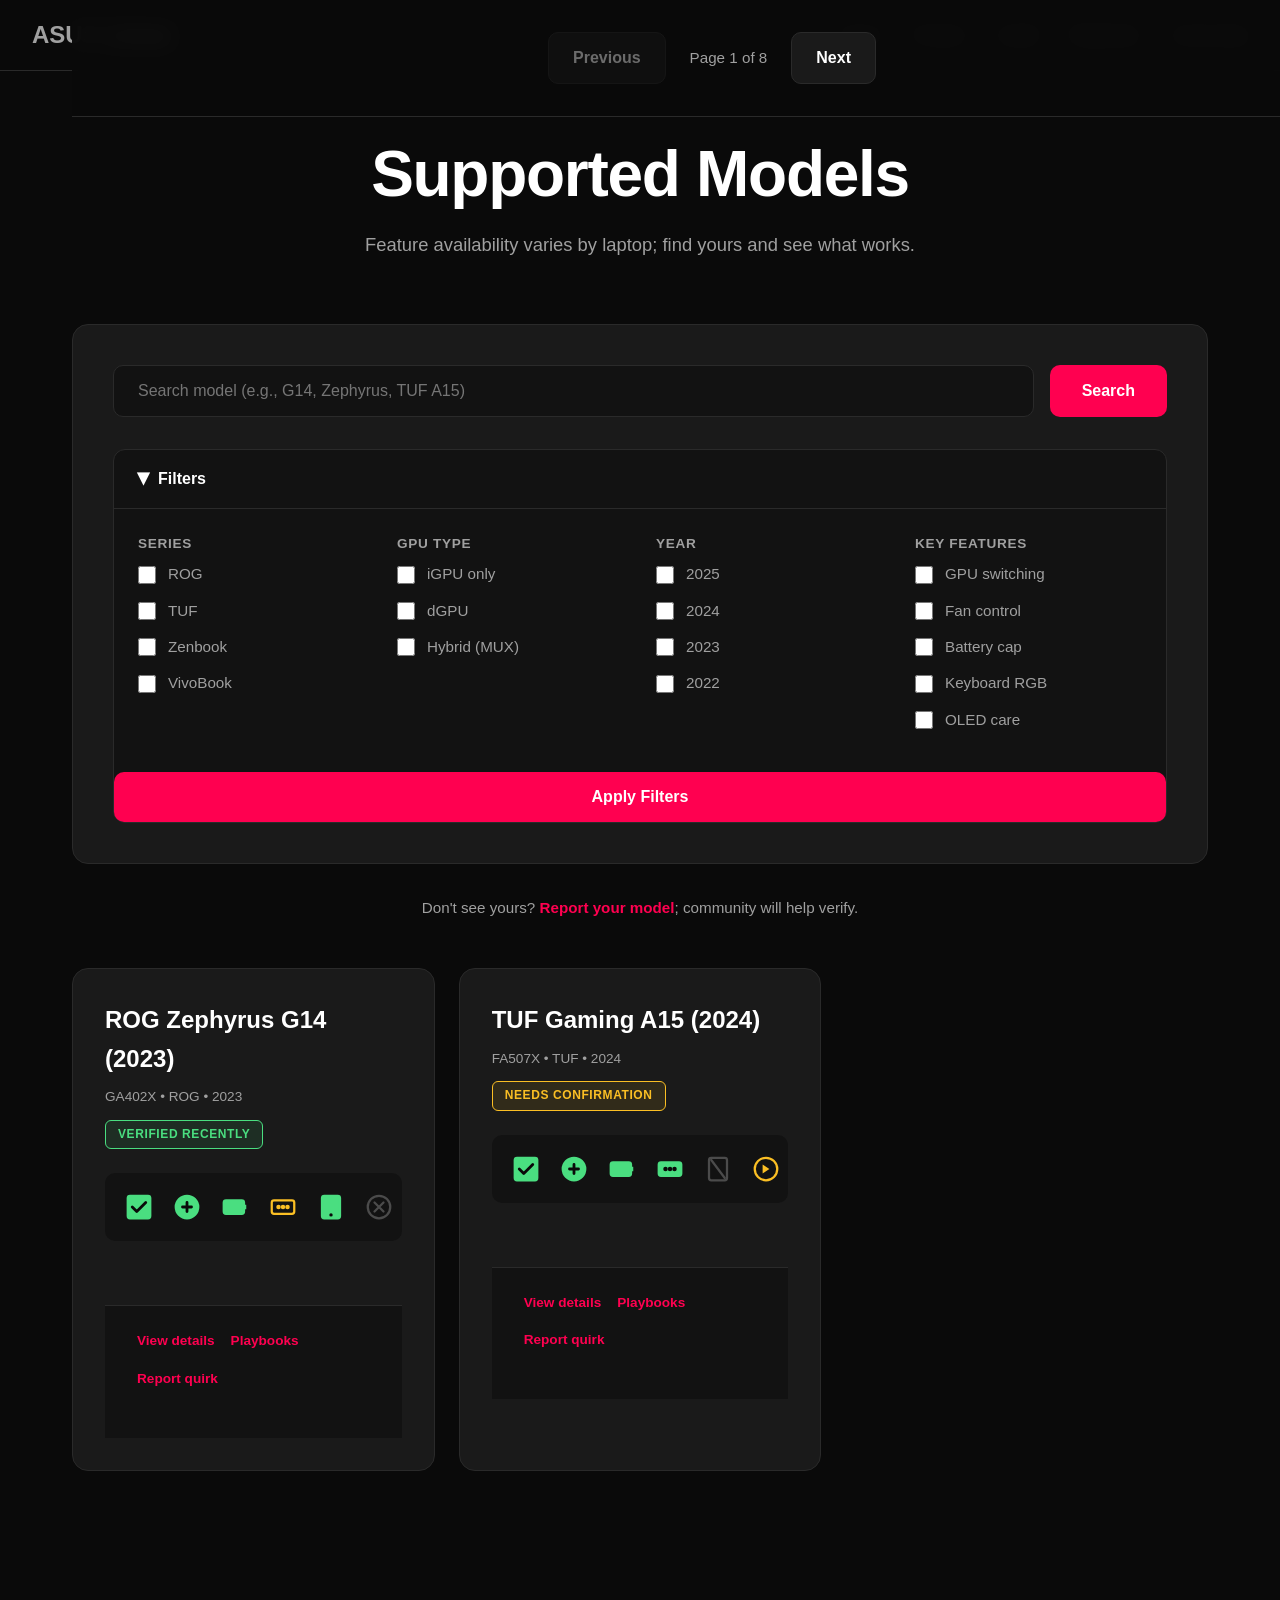
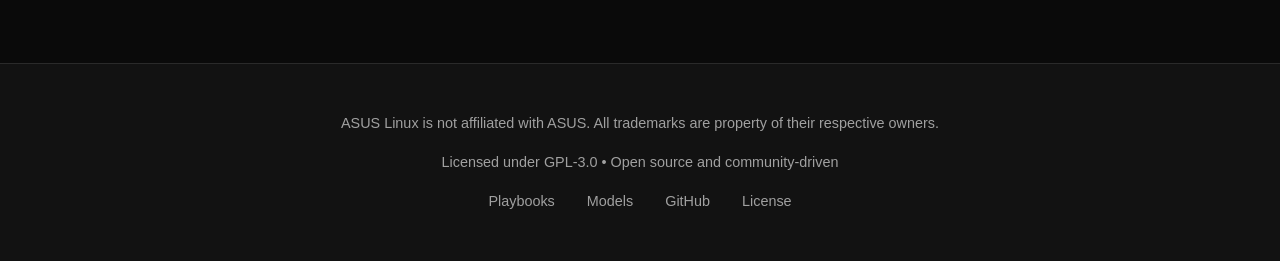
<file: Pages/rog-model-page.html>
<!DOCTYPE html>
<html lang="en">
<head>
    <meta charset="UTF-8">
    <meta name="viewport" content="width=device-width, initial-scale=1.0">
    <title>Supported Models - ASUS Linux</title>
    <link rel="stylesheet" href="../Styles/model-styles.css">
</head>
<body>

    <!-- Navigation -->
    <nav>
        <div class="nav-container">
            <a href="/" class="logo">
                <span class="logo-accent">ASUS</span> Linux
            </a>
            <button class="nav-toggle" aria-expanded="false" aria-controls="primary-navigation" aria-label="Open menu">☰</button>
            <ul id="primary-navigation" class="nav-links" role="menu">
                <li><a href="../index.html">Home</a></li>
                <li><a href="rog-product-hub.html">Product</a></li>
                <li><a href="rog-install-complete.html">Install</a></li>
                <li><a href="rog-playbooks-page.html">Playbooks</a></li>
                
                <li><a href="rog-community-page.html">Community</a></li>


            </ul>
        </div>
    </nav>

    <!-- Main Content -->
    <main>

        <!-- Page Header -->
        <header class="page-header">
            <h1>Supported Models</h1>
            <p class="page-subtitle">Feature availability varies by laptop; find yours and see what works.</p>
        </header>

        <!-- Search & Filters -->
        <section class="controls-section">
            <form method="get" action="/models/">
                
                <!-- Search Box -->
                <div class="search-box">
                    <label for="search" class="sr-only">Search models</label>
                    <input 
                        type="search" 
                        id="search" 
                        name="q" 
                        placeholder="Search model (e.g., G14, Zephyrus, TUF A15)" 
                        value=""
                        class="search-input"
                    />
                    <button type="submit" class="btn-search">Search</button>
                </div>

                <!-- Filters -->
                <details class="filter-group" open>
                    <summary class="filter-toggle">Filters</summary>
                    <div class="filter-grid">
                        
                        <!-- Series Filter -->
                        <fieldset class="filter-fieldset">
                            <legend class="filter-legend">Series</legend>
                            <label class="filter-checkbox">
                                <input type="checkbox" name="series" value="ROG">
                                <span>ROG</span>
                            </label>
                            <label class="filter-checkbox">
                                <input type="checkbox" name="series" value="TUF">
                                <span>TUF</span>
                            </label>
                            <label class="filter-checkbox">
                                <input type="checkbox" name="series" value="Zenbook">
                                <span>Zenbook</span>
                            </label>
                            <label class="filter-checkbox">
                                <input type="checkbox" name="series" value="VivoBook">
                                <span>VivoBook</span>
                            </label>
                        </fieldset>

                        <!-- GPU Type Filter -->
                        <fieldset class="filter-fieldset">
                            <legend class="filter-legend">GPU Type</legend>
                            <label class="filter-checkbox">
                                <input type="checkbox" name="gpu" value="iGPU">
                                <span>iGPU only</span>
                            </label>
                            <label class="filter-checkbox">
                                <input type="checkbox" name="gpu" value="dGPU">
                                <span>dGPU</span>
                            </label>
                            <label class="filter-checkbox">
                                <input type="checkbox" name="gpu" value="Hybrid">
                                <span>Hybrid (MUX)</span>
                            </label>
                        </fieldset>

                        <!-- Year Filter -->
                        <fieldset class="filter-fieldset">
                            <legend class="filter-legend">Year</legend>
                            <label class="filter-checkbox">
                                <input type="checkbox" name="year" value="2025">
                                <span>2025</span>
                            </label>
                            <label class="filter-checkbox">
                                <input type="checkbox" name="year" value="2024">
                                <span>2024</span>
                            </label>
                            <label class="filter-checkbox">
                                <input type="checkbox" name="year" value="2023">
                                <span>2023</span>
                            </label>
                            <label class="filter-checkbox">
                                <input type="checkbox" name="year" value="2022">
                                <span>2022</span>
                            </label>
                        </fieldset>

                        <!-- Feature Filter -->
                        <fieldset class="filter-fieldset">
                            <legend class="filter-legend">Key Features</legend>
                            <label class="filter-checkbox">
                                <input type="checkbox" name="feature" value="gpu_switch">
                                <span>GPU switching</span>
                            </label>
                            <label class="filter-checkbox">
                                <input type="checkbox" name="feature" value="fans">
                                <span>Fan control</span>
                            </label>
                            <label class="filter-checkbox">
                                <input type="checkbox" name="feature" value="battery">
                                <span>Battery cap</span>
                            </label>
                            <label class="filter-checkbox">
                                <input type="checkbox" name="feature" value="rgb">
                                <span>Keyboard RGB</span>
                            </label>
                            <label class="filter-checkbox">
                                <input type="checkbox" name="feature" value="oled">
                                <span>OLED care</span>
                            </label>
                        </fieldset>

                    </div>
                    <button type="submit" class="btn-filter">Apply Filters</button>
                </details>

            </form>
        </section>

        <!-- Help Text -->
        <p class="help-text">
            Don't see yours? <a href="/models/report/" class="help-link">Report your model</a>; community will help verify.
        </p>

        <!-- Models Grid -->
        <section class="models-grid">

            <!-- Model Card 1 -->
            <article class="model-card">
                <header class="model-card__header">
                    <h2 class="model-card__title">ROG Zephyrus G14 (2023)</h2>
                    <span class="model-card__meta">GA402X • ROG • 2023</span>
                    <span class="badge badge--verified">Verified recently</span>
                </header>

                <div class="model-card__features">
                    <!-- GPU: Supported -->
                    <div class="feature-icon feature-icon--supported" title="GPU switching: Supported">
                        <svg viewBox="0 0 32 32" fill="none" aria-hidden="true">
                            <rect x="6" y="6" width="20" height="20" rx="2" stroke="currentColor" stroke-width="2" fill="currentColor"/>
                            <path d="M10 16l4 4 8-8" stroke="#0a0a0a" stroke-width="2.5" stroke-linecap="round" stroke-linejoin="round"/>
                        </svg>
                        <span class="sr-only">GPU switching: Supported</span>
                    </div>

                    <!-- Fans: Supported -->
                    <div class="feature-icon feature-icon--supported" title="Fan control: Supported">
                        <svg viewBox="0 0 32 32" fill="none" aria-hidden="true">
                            <circle cx="16" cy="16" r="10" stroke="currentColor" stroke-width="2" fill="currentColor"/>
                            <path d="M12 16h8M16 12v8" stroke="#0a0a0a" stroke-width="2.5" stroke-linecap="round"/>
                        </svg>
                        <span class="sr-only">Fan control: Supported</span>
                    </div>

                    <!-- Battery: Supported -->
                    <div class="feature-icon feature-icon--supported" title="Battery cap: Supported">
                        <svg viewBox="0 0 32 32" fill="none" aria-hidden="true">
                            <rect x="6" y="10" width="18" height="12" rx="2" stroke="currentColor" stroke-width="2" fill="currentColor"/>
                            <rect x="24" y="14" width="2" height="4" fill="currentColor"/>
                        </svg>
                        <span class="sr-only">Battery cap: Supported</span>
                    </div>

                    <!-- RGB: Partial -->
                    <div class="feature-icon feature-icon--partial" title="Keyboard RGB: Partial">
                        <svg viewBox="0 0 32 32" fill="none" aria-hidden="true">
                            <rect x="6" y="10" width="20" height="12" rx="2" stroke="currentColor" stroke-width="2"/>
                            <circle cx="12" cy="16" r="2" fill="currentColor"/>
                            <circle cx="16" cy="16" r="2" fill="currentColor"/>
                            <circle cx="20" cy="16" r="2" fill="currentColor"/>
                        </svg>
                        <span class="sr-only">Keyboard RGB: Partial</span>
                    </div>

                    <!-- OLED: Supported -->
                    <div class="feature-icon feature-icon--supported" title="OLED care: Supported">
                        <svg viewBox="0 0 32 32" fill="none" aria-hidden="true">
                            <rect x="8" y="6" width="16" height="20" rx="2" stroke="currentColor" stroke-width="2" fill="currentColor"/>
                            <circle cx="16" cy="23" r="1.5" fill="#0a0a0a"/>
                        </svg>
                        <span class="sr-only">OLED care: Supported</span>
                    </div>

                    <!-- Audio: Not Supported -->
                    <div class="feature-icon feature-icon--not-supported" title="Audio fix: Not supported">
                        <svg viewBox="0 0 32 32" fill="none" aria-hidden="true">
                            <circle cx="16" cy="16" r="10" stroke="currentColor" stroke-width="2"/>
                            <path d="M12 12l8 8M20 12l-8 8" stroke="currentColor" stroke-width="2" stroke-linecap="round"/>
                        </svg>
                        <span class="sr-only">Audio fix: Not supported</span>
                    </div>
                </div>

                <footer class="model-card__footer">
                    <a href="/models/rog-g14-2023/" class="card-link">View details</a>
                    <a href="/playbooks/?model=rog-g14-2023" class="card-link">Playbooks</a>
                    <a href="/models/report/?model=rog-g14-2023" class="card-link">Report quirk</a>
                </footer>
            </article>

            <!-- Model Card 2 -->
            <article class="model-card">
                <header class="model-card__header">
                    <h2 class="model-card__title">TUF Gaming A15 (2024)</h2>
                    <span class="model-card__meta">FA507X • TUF • 2024</span>
                    <span class="badge badge--confirmed">Needs confirmation</span>
                </header>

                <div class="model-card__features">
                    <div class="feature-icon feature-icon--supported" title="GPU switching: Supported">
                        <svg viewBox="0 0 32 32" fill="none" aria-hidden="true">
                            <rect x="6" y="6" width="20" height="20" rx="2" stroke="currentColor" stroke-width="2" fill="currentColor"/>
                            <path d="M10 16l4 4 8-8" stroke="#0a0a0a" stroke-width="2.5" stroke-linecap="round" stroke-linejoin="round"/>
                        </svg>
                        <span class="sr-only">GPU switching: Supported</span>
                    </div>

                    <div class="feature-icon feature-icon--supported" title="Fan control: Supported">
                        <svg viewBox="0 0 32 32" fill="none" aria-hidden="true">
                            <circle cx="16" cy="16" r="10" stroke="currentColor" stroke-width="2" fill="currentColor"/>
                            <path d="M12 16h8M16 12v8" stroke="#0a0a0a" stroke-width="2.5" stroke-linecap="round"/>
                        </svg>
                        <span class="sr-only">Fan control: Supported</span>
                    </div>

                    <div class="feature-icon feature-icon--supported" title="Battery cap: Supported">
                        <svg viewBox="0 0 32 32" fill="none" aria-hidden="true">
                            <rect x="6" y="10" width="18" height="12" rx="2" stroke="currentColor" stroke-width="2" fill="currentColor"/>
                            <rect x="24" y="14" width="2" height="4" fill="currentColor"/>
                        </svg>
                        <span class="sr-only">Battery cap: Supported</span>
                    </div>

                    <div class="feature-icon feature-icon--supported" title="Keyboard RGB: Supported">
                        <svg viewBox="0 0 32 32" fill="none" aria-hidden="true">
                            <rect x="6" y="10" width="20" height="12" rx="2" stroke="currentColor" stroke-width="2" fill="currentColor"/>
                            <circle cx="12" cy="16" r="2" fill="#0a0a0a"/>
                            <circle cx="16" cy="16" r="2" fill="#0a0a0a"/>
                            <circle cx="20" cy="16" r="2" fill="#0a0a0a"/>
                        </svg>
                        <span class="sr-only">Keyboard RGB: Supported</span>
                    </div>

                    <div class="feature-icon feature-icon--not-supported" title="OLED care: Not supported">
                        <svg viewBox="0 0 32 32" fill="none" aria-hidden="true">
                            <rect x="8" y="6" width="16" height="20" rx="2" stroke="currentColor" stroke-width="2"/>
                            <path d="M10 8l12 16" stroke="currentColor" stroke-width="2" stroke-linecap="round"/>
                        </svg>
                        <span class="sr-only">OLED care: Not supported</span>
                    </div>

                    <div class="feature-icon feature-icon--partial" title="Audio fix: Partial">
                        <svg viewBox="0 0 32 32" fill="none" aria-hidden="true">
                            <circle cx="16" cy="16" r="10" stroke="currentColor" stroke-width="2"/>
                            <path d="M13 12l6 4-6 4V12z" fill="currentColor"/>
                        </svg>
                        <span class="sr-only">Audio fix: Partial</span>
                    </div>
                </div>

                <footer class="model-card__footer">
                    <a href="/models/tuf-a15-2024/" class="card-link">View details</a>
                    <a href="/playbooks/?model=tuf-a15-2024" class="card-link">Playbooks</a>
                    <a href="/models/report/?model=tuf-a15-2024" class="card-link">Report quirk</a>
                </footer>
            </article>

            <!-- Add more model cards as needed -->

        </section>

        <!-- Pagination -->
        <nav class="pagination" aria-label="Pagination">
            <a href="/models/?page=1" class="pagination__link pagination__link--disabled" aria-disabled="true">Previous</a>
            <span class="pagination__current">Page 1 of 8</span>
            <a href="/models/?page=2" class="pagination__link">Next</a>
        </nav>

    </main>

    <!-- Footer -->
    <footer>
        <div class="footer-content">
            <p>ASUS Linux is not affiliated with ASUS. All trademarks are property of their respective owners.</p>
            <p>Licensed under GPL-3.0 • Open source and community-driven</p>
            <div class="footer-links">
                <a href="#playbooks">Playbooks</a>
                <a href="#models">Models</a>
                <a href="https://github.com/asus-linux">GitHub</a>
                <a href="#license">License</a>
            </div>
        </div>
    </footer>

<script src="../Script/model-script.js"></script>

</body>
</html>
</file>
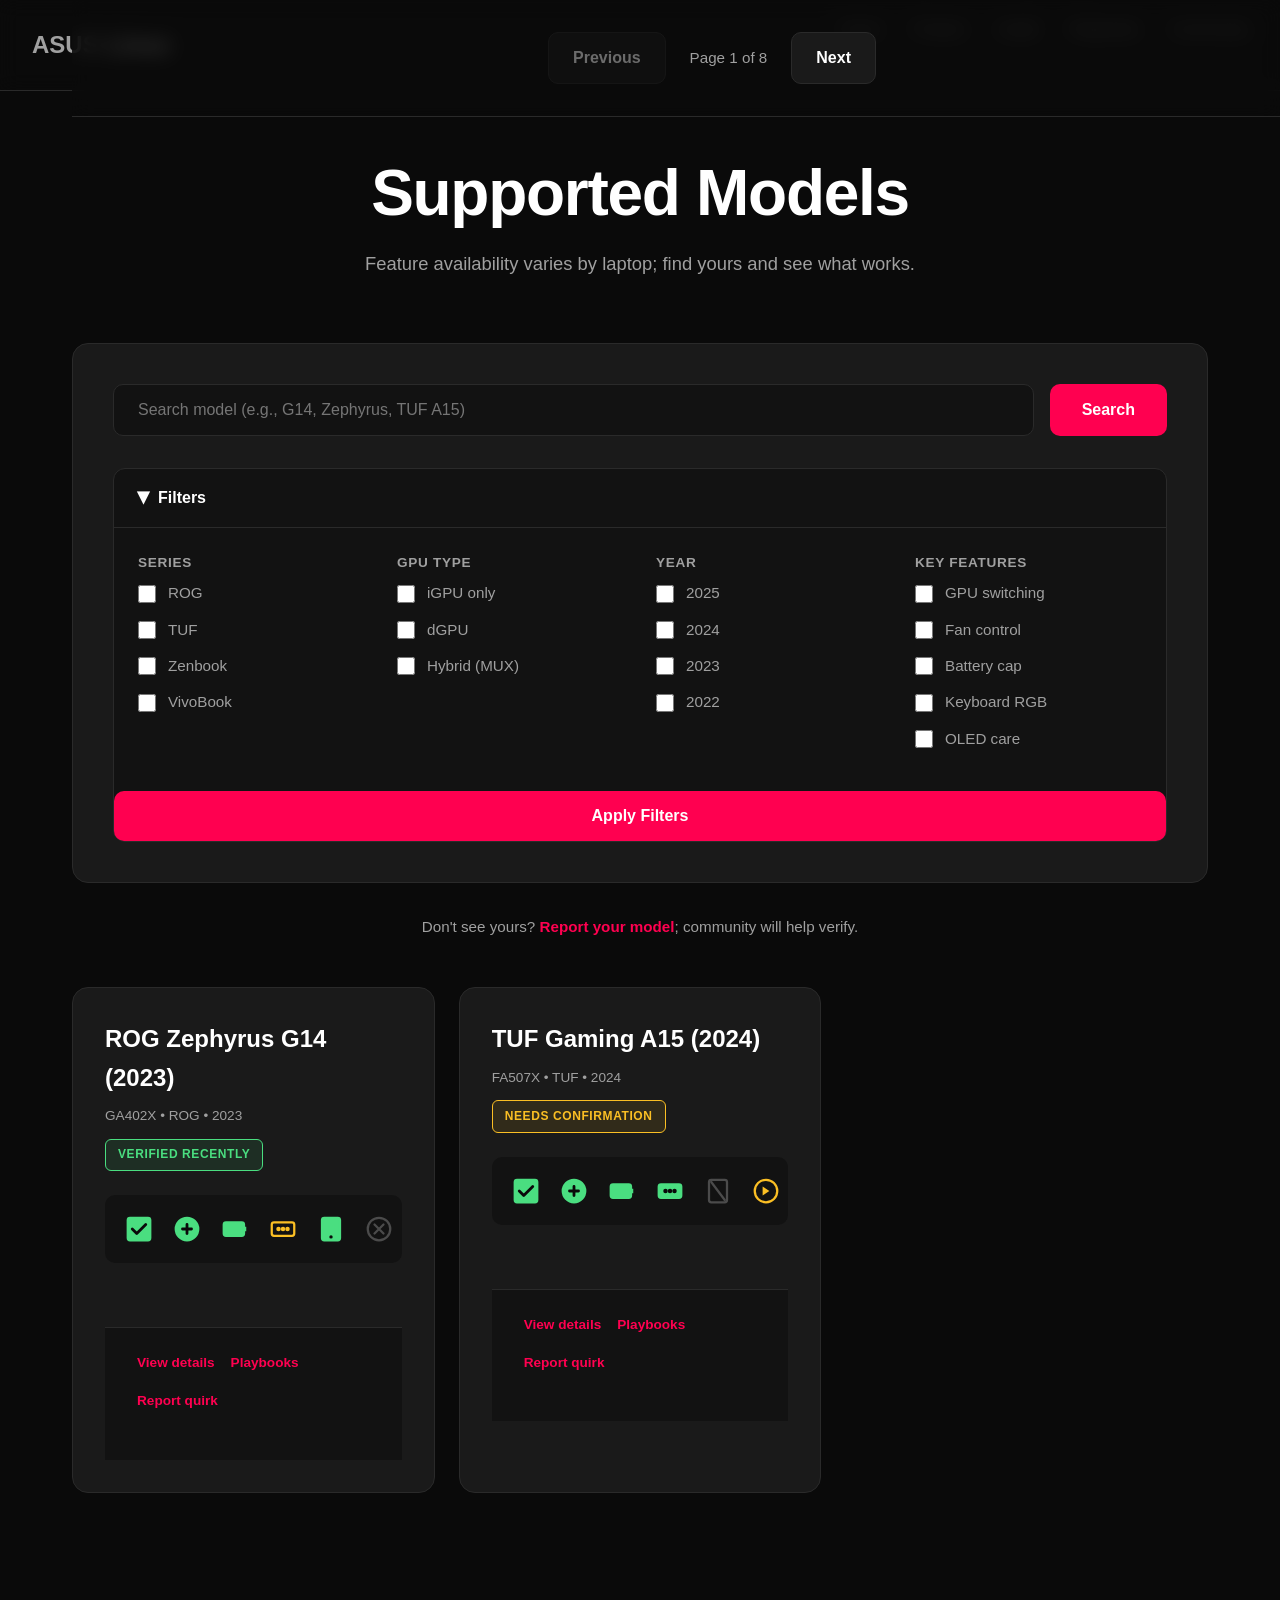
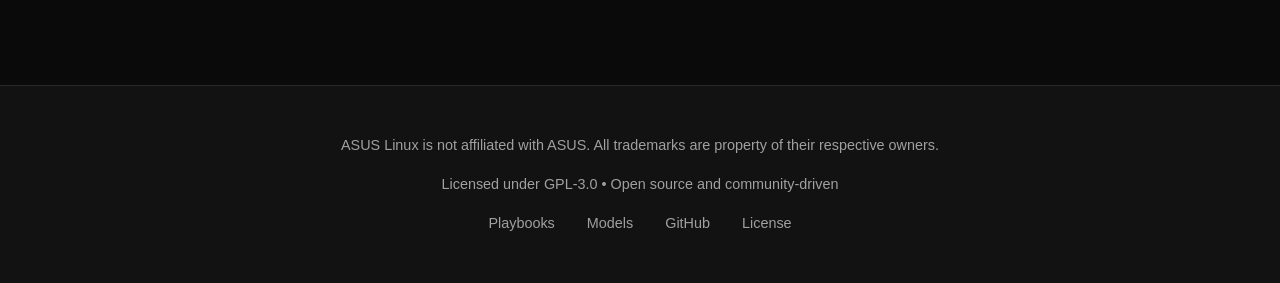
<file: pages/rog-model-page.html>
<!DOCTYPE html>
<html lang="en">

<head>
    <meta charset="UTF-8">
    <meta name="viewport" content="width=device-width, initial-scale=1.0">
    <title>Supported Models - ASUS Linux</title>
    <link rel="stylesheet" href="../styles/model-styles.css">
</head>

<body>

    <!-- Navigation -->
    <nav>
        <div class="nav-container">
            <a href="/" class="logo">
                <span class="logo-accent">ASUS</span> Linux
            </a>
            <button class="nav-toggle" aria-expanded="false" aria-controls="primary-navigation"
                aria-label="Open menu">☰</button>
            <ul id="primary-navigation" class="nav-links" role="menu">
                <li><a href="../index.html">Home</a></li>
                <li><a href="rog-product-hub.html">Product</a></li>
                <li><a href="rog-install-complete.html">Install</a></li>
                <li><a href="rog-playbooks-page.html">Playbooks</a></li>

                <li><a href="rog-community-page.html">Community</a></li>


            </ul>
        </div>
    </nav>

    <!-- Main Content -->
    <main>

        <!-- Page Header -->
        <header class="page-header">
            <h1>Supported Models</h1>
            <p class="page-subtitle">Feature availability varies by laptop; find yours and see what works.</p>
        </header>

        <!-- Search & Filters -->
        <section class="controls-section">
            <form method="get" action="/models/">

                <!-- Search Box -->
                <div class="search-box">
                    <label for="search" class="sr-only">Search models</label>
                    <input type="search" id="search" name="q" placeholder="Search model (e.g., G14, Zephyrus, TUF A15)"
                        value="" class="search-input" />
                    <button type="submit" class="btn-search">Search</button>
                </div>

                <!-- Filters -->
                <details class="filter-group" open>
                    <summary class="filter-toggle">Filters</summary>
                    <div class="filter-grid">

                        <!-- Series Filter -->
                        <fieldset class="filter-fieldset">
                            <legend class="filter-legend">Series</legend>
                            <label class="filter-checkbox">
                                <input type="checkbox" name="series" value="ROG">
                                <span>ROG</span>
                            </label>
                            <label class="filter-checkbox">
                                <input type="checkbox" name="series" value="TUF">
                                <span>TUF</span>
                            </label>
                            <label class="filter-checkbox">
                                <input type="checkbox" name="series" value="Zenbook">
                                <span>Zenbook</span>
                            </label>
                            <label class="filter-checkbox">
                                <input type="checkbox" name="series" value="VivoBook">
                                <span>VivoBook</span>
                            </label>
                        </fieldset>

                        <!-- GPU Type Filter -->
                        <fieldset class="filter-fieldset">
                            <legend class="filter-legend">GPU Type</legend>
                            <label class="filter-checkbox">
                                <input type="checkbox" name="gpu" value="iGPU">
                                <span>iGPU only</span>
                            </label>
                            <label class="filter-checkbox">
                                <input type="checkbox" name="gpu" value="dGPU">
                                <span>dGPU</span>
                            </label>
                            <label class="filter-checkbox">
                                <input type="checkbox" name="gpu" value="Hybrid">
                                <span>Hybrid (MUX)</span>
                            </label>
                        </fieldset>

                        <!-- Year Filter -->
                        <fieldset class="filter-fieldset">
                            <legend class="filter-legend">Year</legend>
                            <label class="filter-checkbox">
                                <input type="checkbox" name="year" value="2025">
                                <span>2025</span>
                            </label>
                            <label class="filter-checkbox">
                                <input type="checkbox" name="year" value="2024">
                                <span>2024</span>
                            </label>
                            <label class="filter-checkbox">
                                <input type="checkbox" name="year" value="2023">
                                <span>2023</span>
                            </label>
                            <label class="filter-checkbox">
                                <input type="checkbox" name="year" value="2022">
                                <span>2022</span>
                            </label>
                        </fieldset>

                        <!-- Feature Filter -->
                        <fieldset class="filter-fieldset">
                            <legend class="filter-legend">Key Features</legend>
                            <label class="filter-checkbox">
                                <input type="checkbox" name="feature" value="gpu_switch">
                                <span>GPU switching</span>
                            </label>
                            <label class="filter-checkbox">
                                <input type="checkbox" name="feature" value="fans">
                                <span>Fan control</span>
                            </label>
                            <label class="filter-checkbox">
                                <input type="checkbox" name="feature" value="battery">
                                <span>Battery cap</span>
                            </label>
                            <label class="filter-checkbox">
                                <input type="checkbox" name="feature" value="rgb">
                                <span>Keyboard RGB</span>
                            </label>
                            <label class="filter-checkbox">
                                <input type="checkbox" name="feature" value="oled">
                                <span>OLED care</span>
                            </label>
                        </fieldset>

                    </div>
                    <button type="submit" class="btn-filter">Apply Filters</button>
                </details>

            </form>
        </section>

        <!-- Help Text -->
        <p class="help-text">
            Don't see yours? <a href="/models/report/" class="help-link">Report your model</a>; community will help
            verify.
        </p>

        <!-- Models Grid -->
        <section class="models-grid">

            <!-- Model Card 1 -->
            <article class="model-card">
                <header class="model-card__header">
                    <h2 class="model-card__title">ROG Zephyrus G14 (2023)</h2>
                    <span class="model-card__meta">GA402X • ROG • 2023</span>
                    <span class="badge badge--verified">Verified recently</span>
                </header>

                <div class="model-card__features">
                    <!-- GPU: Supported -->
                    <div class="feature-icon feature-icon--supported" title="GPU switching: Supported">
                        <svg viewBox="0 0 32 32" fill="none" aria-hidden="true">
                            <rect x="6" y="6" width="20" height="20" rx="2" stroke="currentColor" stroke-width="2"
                                fill="currentColor" />
                            <path d="M10 16l4 4 8-8" stroke="#0a0a0a" stroke-width="2.5" stroke-linecap="round"
                                stroke-linejoin="round" />
                        </svg>
                        <span class="sr-only">GPU switching: Supported</span>
                    </div>

                    <!-- Fans: Supported -->
                    <div class="feature-icon feature-icon--supported" title="Fan control: Supported">
                        <svg viewBox="0 0 32 32" fill="none" aria-hidden="true">
                            <circle cx="16" cy="16" r="10" stroke="currentColor" stroke-width="2" fill="currentColor" />
                            <path d="M12 16h8M16 12v8" stroke="#0a0a0a" stroke-width="2.5" stroke-linecap="round" />
                        </svg>
                        <span class="sr-only">Fan control: Supported</span>
                    </div>

                    <!-- Battery: Supported -->
                    <div class="feature-icon feature-icon--supported" title="Battery cap: Supported">
                        <svg viewBox="0 0 32 32" fill="none" aria-hidden="true">
                            <rect x="6" y="10" width="18" height="12" rx="2" stroke="currentColor" stroke-width="2"
                                fill="currentColor" />
                            <rect x="24" y="14" width="2" height="4" fill="currentColor" />
                        </svg>
                        <span class="sr-only">Battery cap: Supported</span>
                    </div>

                    <!-- RGB: Partial -->
                    <div class="feature-icon feature-icon--partial" title="Keyboard RGB: Partial">
                        <svg viewBox="0 0 32 32" fill="none" aria-hidden="true">
                            <rect x="6" y="10" width="20" height="12" rx="2" stroke="currentColor" stroke-width="2" />
                            <circle cx="12" cy="16" r="2" fill="currentColor" />
                            <circle cx="16" cy="16" r="2" fill="currentColor" />
                            <circle cx="20" cy="16" r="2" fill="currentColor" />
                        </svg>
                        <span class="sr-only">Keyboard RGB: Partial</span>
                    </div>

                    <!-- OLED: Supported -->
                    <div class="feature-icon feature-icon--supported" title="OLED care: Supported">
                        <svg viewBox="0 0 32 32" fill="none" aria-hidden="true">
                            <rect x="8" y="6" width="16" height="20" rx="2" stroke="currentColor" stroke-width="2"
                                fill="currentColor" />
                            <circle cx="16" cy="23" r="1.5" fill="#0a0a0a" />
                        </svg>
                        <span class="sr-only">OLED care: Supported</span>
                    </div>

                    <!-- Audio: Not Supported -->
                    <div class="feature-icon feature-icon--not-supported" title="Audio fix: Not supported">
                        <svg viewBox="0 0 32 32" fill="none" aria-hidden="true">
                            <circle cx="16" cy="16" r="10" stroke="currentColor" stroke-width="2" />
                            <path d="M12 12l8 8M20 12l-8 8" stroke="currentColor" stroke-width="2"
                                stroke-linecap="round" />
                        </svg>
                        <span class="sr-only">Audio fix: Not supported</span>
                    </div>
                </div>

                <footer class="model-card__footer">
                    <a href="/models/rog-g14-2023/" class="card-link">View details</a>
                    <a href="/playbooks/?model=rog-g14-2023" class="card-link">Playbooks</a>
                    <a href="/models/report/?model=rog-g14-2023" class="card-link">Report quirk</a>
                </footer>
            </article>

            <!-- Model Card 2 -->
            <article class="model-card">
                <header class="model-card__header">
                    <h2 class="model-card__title">TUF Gaming A15 (2024)</h2>
                    <span class="model-card__meta">FA507X • TUF • 2024</span>
                    <span class="badge badge--confirmed">Needs confirmation</span>
                </header>

                <div class="model-card__features">
                    <div class="feature-icon feature-icon--supported" title="GPU switching: Supported">
                        <svg viewBox="0 0 32 32" fill="none" aria-hidden="true">
                            <rect x="6" y="6" width="20" height="20" rx="2" stroke="currentColor" stroke-width="2"
                                fill="currentColor" />
                            <path d="M10 16l4 4 8-8" stroke="#0a0a0a" stroke-width="2.5" stroke-linecap="round"
                                stroke-linejoin="round" />
                        </svg>
                        <span class="sr-only">GPU switching: Supported</span>
                    </div>

                    <div class="feature-icon feature-icon--supported" title="Fan control: Supported">
                        <svg viewBox="0 0 32 32" fill="none" aria-hidden="true">
                            <circle cx="16" cy="16" r="10" stroke="currentColor" stroke-width="2" fill="currentColor" />
                            <path d="M12 16h8M16 12v8" stroke="#0a0a0a" stroke-width="2.5" stroke-linecap="round" />
                        </svg>
                        <span class="sr-only">Fan control: Supported</span>
                    </div>

                    <div class="feature-icon feature-icon--supported" title="Battery cap: Supported">
                        <svg viewBox="0 0 32 32" fill="none" aria-hidden="true">
                            <rect x="6" y="10" width="18" height="12" rx="2" stroke="currentColor" stroke-width="2"
                                fill="currentColor" />
                            <rect x="24" y="14" width="2" height="4" fill="currentColor" />
                        </svg>
                        <span class="sr-only">Battery cap: Supported</span>
                    </div>

                    <div class="feature-icon feature-icon--supported" title="Keyboard RGB: Supported">
                        <svg viewBox="0 0 32 32" fill="none" aria-hidden="true">
                            <rect x="6" y="10" width="20" height="12" rx="2" stroke="currentColor" stroke-width="2"
                                fill="currentColor" />
                            <circle cx="12" cy="16" r="2" fill="#0a0a0a" />
                            <circle cx="16" cy="16" r="2" fill="#0a0a0a" />
                            <circle cx="20" cy="16" r="2" fill="#0a0a0a" />
                        </svg>
                        <span class="sr-only">Keyboard RGB: Supported</span>
                    </div>

                    <div class="feature-icon feature-icon--not-supported" title="OLED care: Not supported">
                        <svg viewBox="0 0 32 32" fill="none" aria-hidden="true">
                            <rect x="8" y="6" width="16" height="20" rx="2" stroke="currentColor" stroke-width="2" />
                            <path d="M10 8l12 16" stroke="currentColor" stroke-width="2" stroke-linecap="round" />
                        </svg>
                        <span class="sr-only">OLED care: Not supported</span>
                    </div>

                    <div class="feature-icon feature-icon--partial" title="Audio fix: Partial">
                        <svg viewBox="0 0 32 32" fill="none" aria-hidden="true">
                            <circle cx="16" cy="16" r="10" stroke="currentColor" stroke-width="2" />
                            <path d="M13 12l6 4-6 4V12z" fill="currentColor" />
                        </svg>
                        <span class="sr-only">Audio fix: Partial</span>
                    </div>
                </div>

                <footer class="model-card__footer">
                    <a href="/models/tuf-a15-2024/" class="card-link">View details</a>
                    <a href="/playbooks/?model=tuf-a15-2024" class="card-link">Playbooks</a>
                    <a href="/models/report/?model=tuf-a15-2024" class="card-link">Report quirk</a>
                </footer>
            </article>

            <!-- Add more model cards as needed -->

        </section>

        <!-- Pagination -->
        <nav class="pagination" aria-label="Pagination">
            <a href="/models/?page=1" class="pagination__link pagination__link--disabled"
                aria-disabled="true">Previous</a>
            <span class="pagination__current">Page 1 of 8</span>
            <a href="/models/?page=2" class="pagination__link">Next</a>
        </nav>

    </main>

    <!-- Footer -->
    <footer>
        <div class="footer-content">
            <p>ASUS Linux is not affiliated with ASUS. All trademarks are property of their respective owners.</p>
            <p>Licensed under GPL-3.0 • Open source and community-driven</p>
            <div class="footer-links">
                <a href="#playbooks">Playbooks</a>
                <a href="#models">Models</a>
                <a href="https://github.com/asus-linux">GitHub</a>
                <a href="#license">License</a>
            </div>
        </div>
    </footer>

    <script src="../scripts/model-script.js"></script>

</body>

</html>
</file>
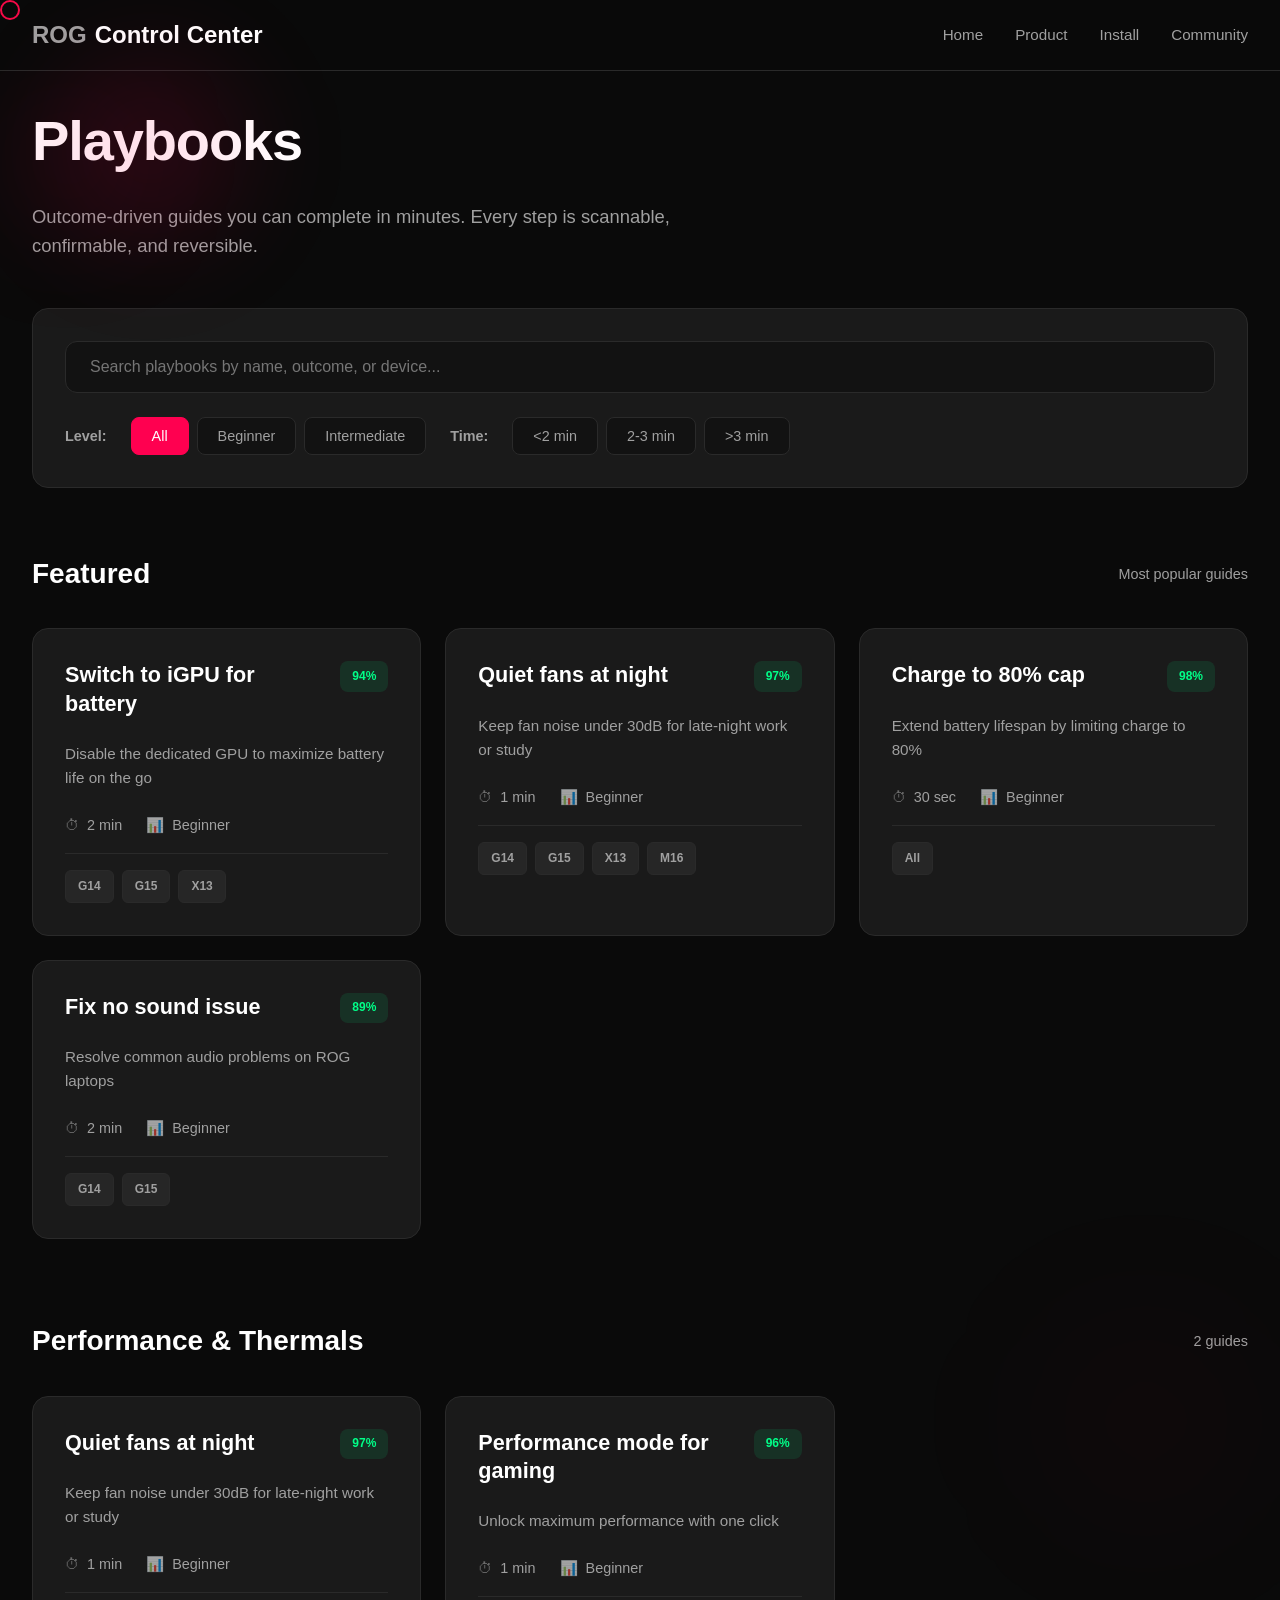
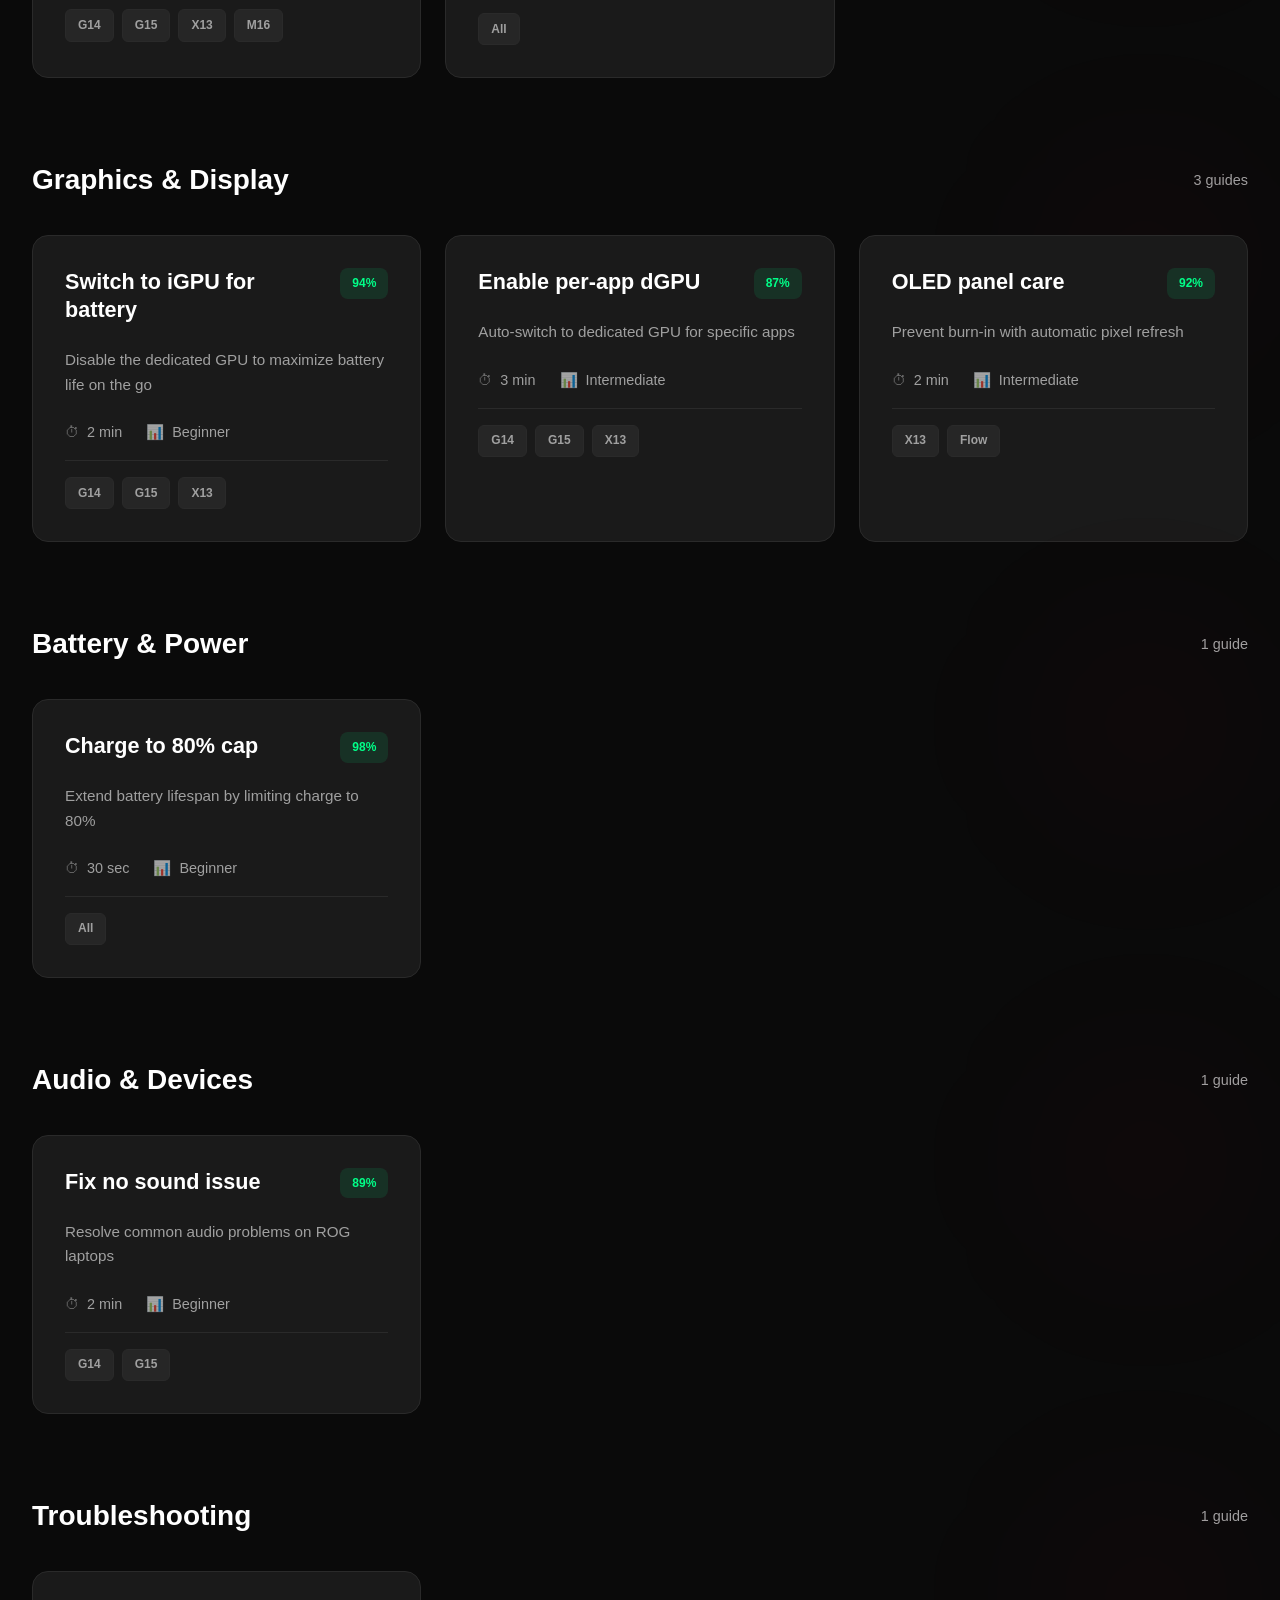
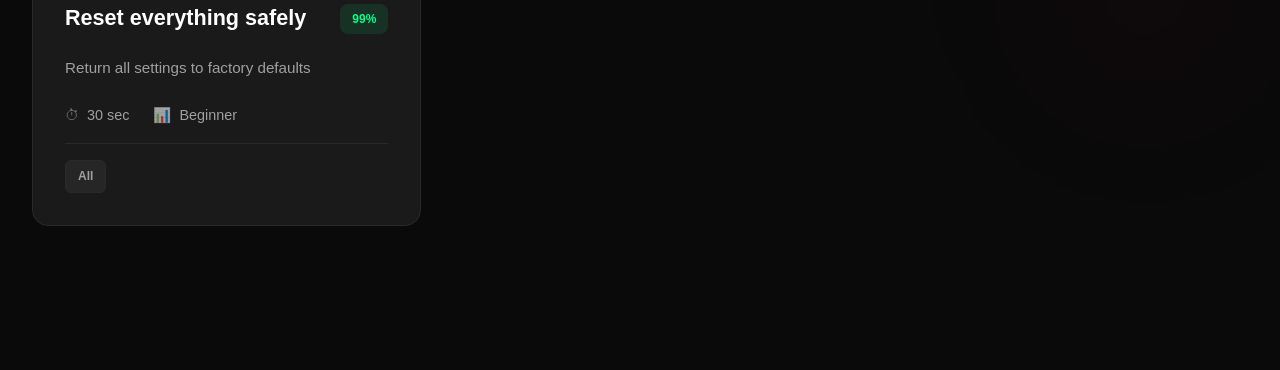
<file: Pages/rog-playbooks-page.html>
<!DOCTYPE html>
<html lang="en">
<head>
    <meta charset="UTF-8">
    <meta name="viewport" content="width=device-width, initial-scale=1.0">
    <title>Playbooks - ROG Control Center</title>
    <link rel="stylesheet" href="../Styles/playbooks-styles.css">
</head>
<body>
    <!-- Custom Cursor -->
    <div class="cursor"></div>
    <div class="cursor-glow"></div>

    <!-- Navigation -->
    <nav>
        <div class="nav-container">
            <a href="/" class="logo">
                <span class="logo-accent">ROG</span> Control Center
            </a>
            <ul class="nav-links">
                <li><a href="../index.html">Home</a></li>
                <li><a href="rog-product-hub.html">Product</a></li>
                <li><a href="rog-install-complete.html">Install</a></li>
                
                
                <li><a href="rog-community-page.html">Community</a></li>


            </ul>
        </div>
    </nav>

    <!-- Main Content -->
    <main>
        <div class="page-header">
            <h1>Playbooks</h1>
            <p class="page-subtitle">Outcome-driven guides you can complete in minutes. Every step is scannable, confirmable, and reversible.</p>
        </div>

        <!-- Search and Filters -->
        <div class="search-section">
            <input type="text" class="search-bar" placeholder="Search playbooks by name, outcome, or device..." id="searchInput">
            
            <div class="filters">
                <span class="filter-label">Level:</span>
                <div class="filter-group">
                    <button class="filter-btn active" data-filter="all">All</button>
                    <button class="filter-btn" data-filter="beginner">Beginner</button>
                    <button class="filter-btn" data-filter="intermediate">Intermediate</button>
                </div>
                <span class="filter-label">Time:</span>
                <div class="filter-group">
                    <button class="filter-btn" data-filter="<2min">&lt;2 min</button>
                    <button class="filter-btn" data-filter="2-3min">2-3 min</button>
                    <button class="filter-btn" data-filter=">3min">&gt;3 min</button>
                </div>
            </div>
        </div>

        <!-- Featured Row -->
        <section class="featured-section">
            <div class="section-header">
                <h2 class="section-title">Featured</h2>
                <span class="section-count">Most popular guides</span>
            </div>
            <div class="featured-grid" id="featuredGrid">
                <!-- Featured cards will be populated by JS -->
            </div>
        </section>

        <!-- Performance & Thermals -->
        <section class="category-section">
            <div class="section-header">
                <h2 class="section-title">Performance & Thermals</h2>
                <span class="section-count" id="performanceCount">0 guides</span>
            </div>
            <div class="playbook-grid" id="performanceGrid">
                <!-- Cards will be populated by JS -->
            </div>
        </section>

        <!-- Graphics & Display -->
        <section class="category-section">
            <div class="section-header">
                <h2 class="section-title">Graphics & Display</h2>
                <span class="section-count" id="graphicsCount">0 guides</span>
            </div>
            <div class="playbook-grid" id="graphicsGrid">
                <!-- Cards will be populated by JS -->
            </div>
        </section>

        <!-- Battery & Power -->
        <section class="category-section">
            <div class="section-header">
                <h2 class="section-title">Battery & Power</h2>
                <span class="section-count" id="batteryCount">0 guides</span>
            </div>
            <div class="playbook-grid" id="batteryGrid">
                <!-- Cards will be populated by JS -->
            </div>
        </section>

        <!-- Audio & Devices -->
        <section class="category-section">
            <div class="section-header">
                <h2 class="section-title">Audio & Devices</h2>
                <span class="section-count" id="audioCount">0 guides</span>
            </div>
            <div class="playbook-grid" id="audioGrid">
                <!-- Cards will be populated by JS -->
            </div>
        </section>

        <!-- Troubleshooting -->
        <section class="category-section">
            <div class="section-header">
                <h2 class="section-title">Troubleshooting</h2>
                <span class="section-count" id="troubleshootingCount">0 guides</span>
            </div>
            <div class="playbook-grid" id="troubleshootingGrid">
                <!-- Cards will be populated by JS -->
            </div>
        </section>
    </main>

    <!-- Playbook Detail View -->
    <div class="detail-view" id="detailView">
        <button class="close-btn" onclick="closeDetail()">×</button>
        <div class="detail-container">
            <div class="detail-content">
                <!-- Dynamic content will be loaded here -->
            </div>
            <div class="status-rail">
                <div class="status-panel">
                    <h3>Device Status</h3>
                    <div class="status-item">
                        <span class="status-label">Model</span>
                        <span class="status-value">ROG Zephyrus G14</span>
                    </div>
                    <div class="status-item">
                        <span class="status-label">GPU Mode</span>
                        <span class="status-value">Hybrid</span>
                    </div>
                    <div class="status-item">
                        <span class="status-label">Battery Cap</span>
                        <span class="status-value">100%</span>
                    </div>
                    <div class="status-item">
                        <span class="status-label">Fan Profile</span>
                        <span class="status-value">Balanced</span>
                    </div>
                </div>
                
                <div class="status-panel">
                    <h3>Tips</h3>
                    <p class="tips-content">
                        Each step can be verified before moving forward. Click "Confirm Step" when you're ready to proceed to the next action.
                    </p>
                </div>
            </div>
        </div>
    </div>

    <script src="../Script/playbooks-script.js"></script>
</body>
</html>
</file>
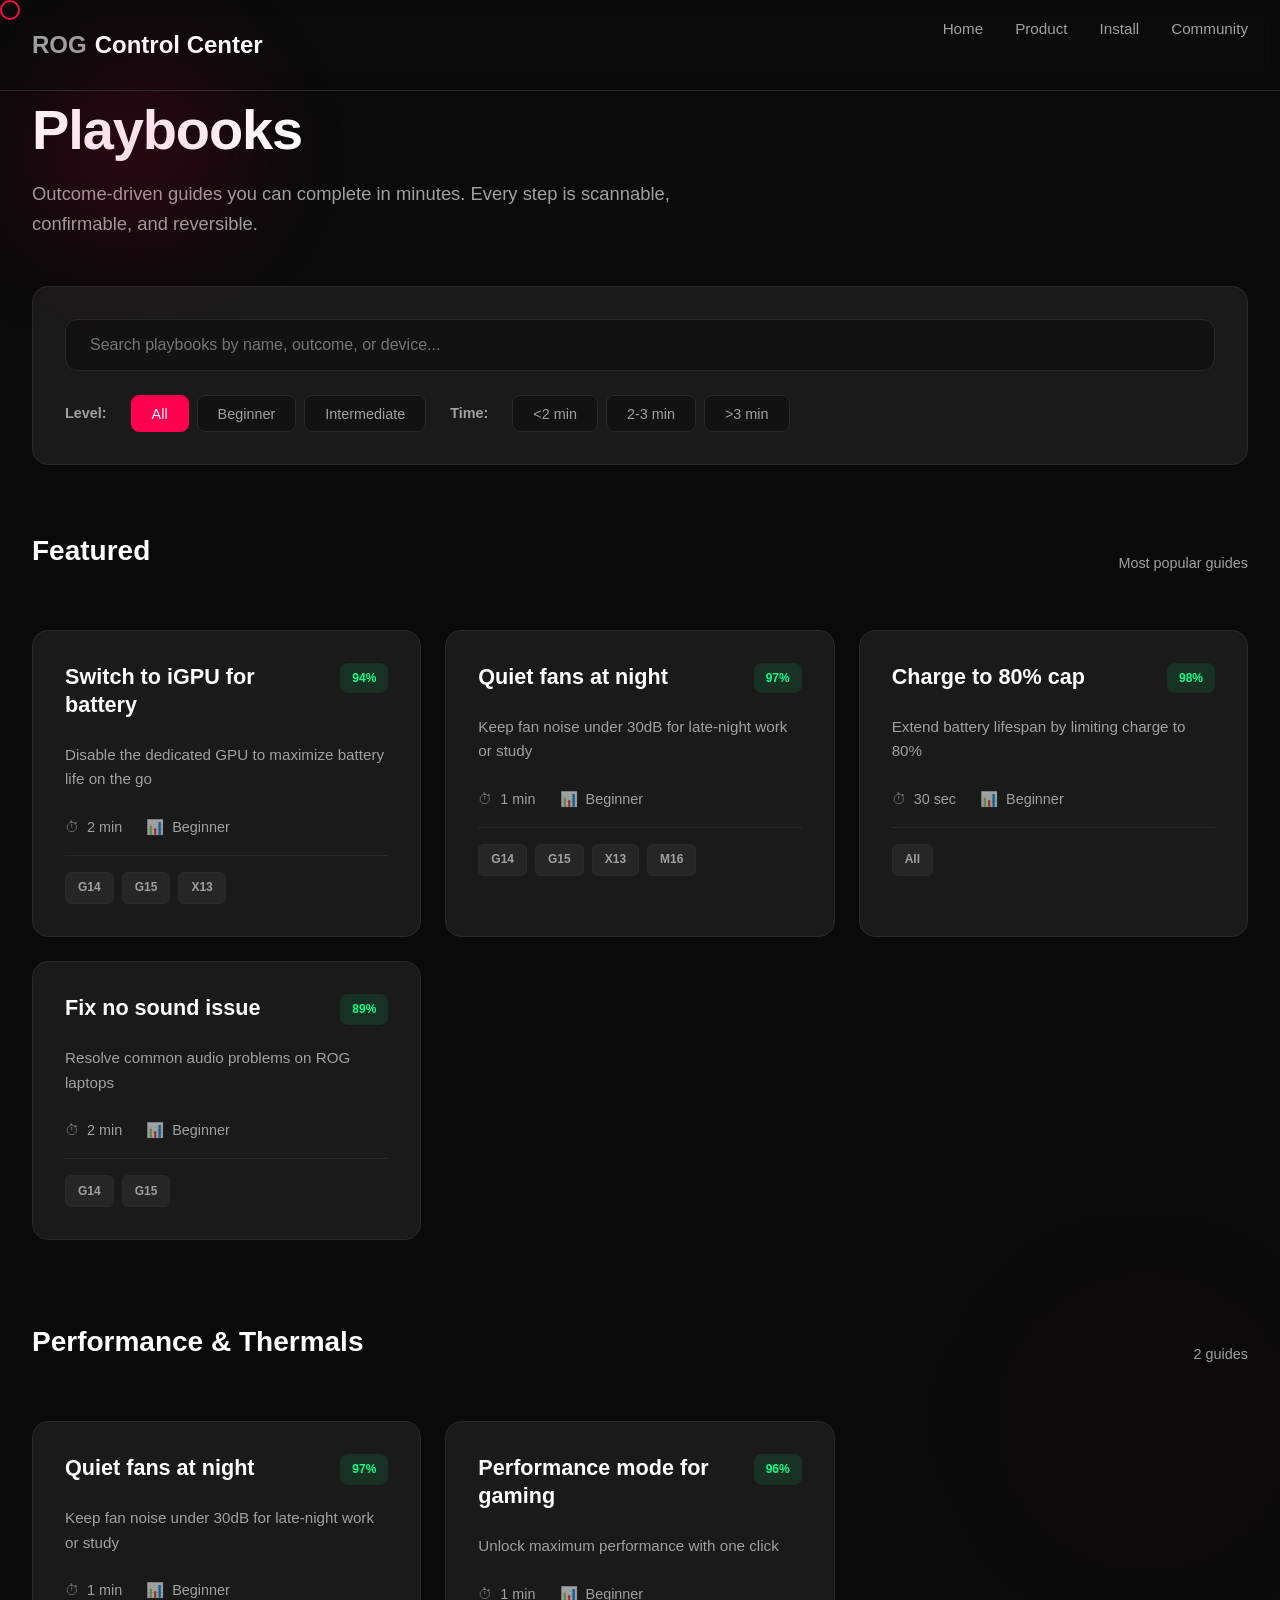
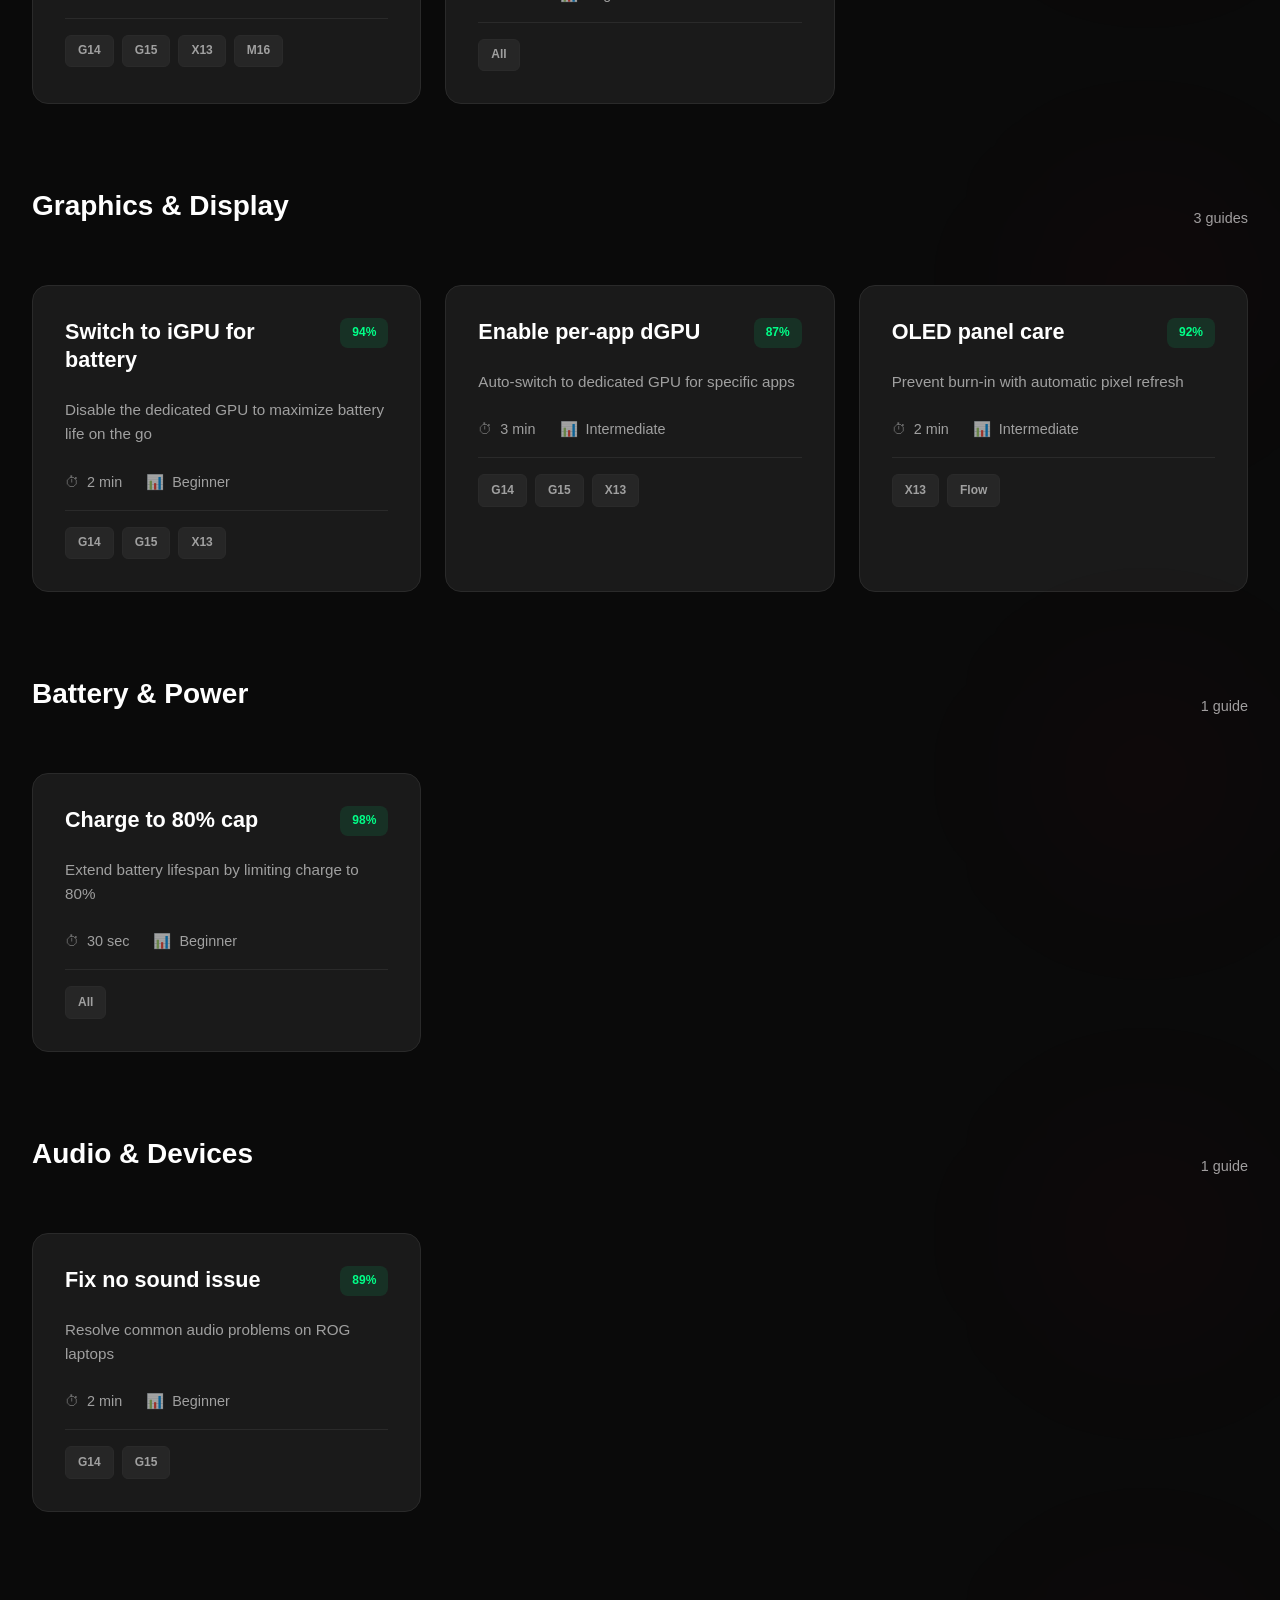
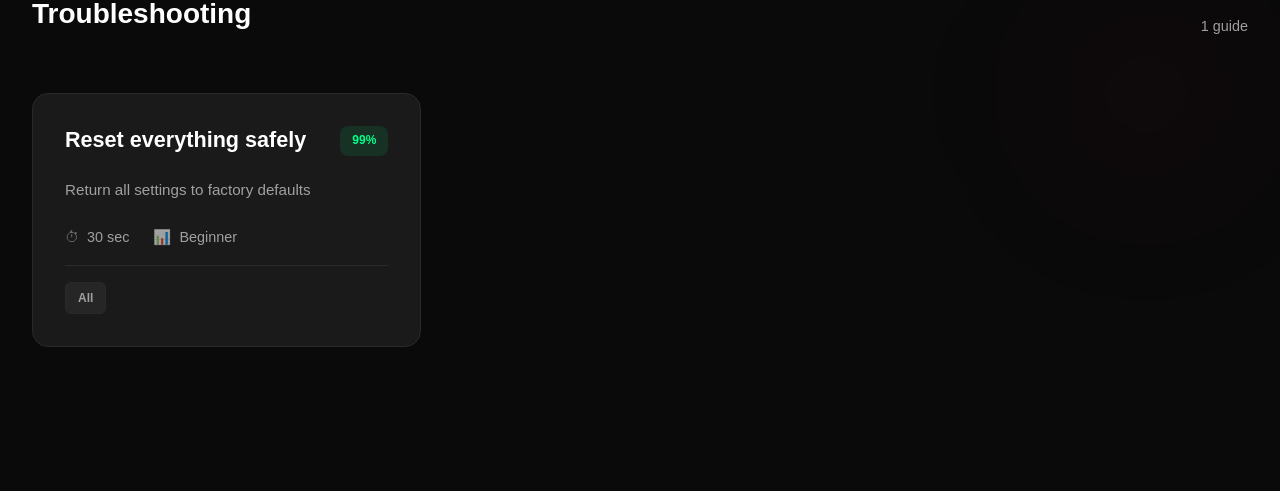
<file: pages/rog-playbooks-page.html>
<!DOCTYPE html>
<html lang="en">

<head>
    <meta charset="UTF-8">
    <meta name="viewport" content="width=device-width, initial-scale=1.0">
    <title>Playbooks - ROG Control Center</title>
    <link rel="stylesheet" href="../styles/playbooks-styles.css">
</head>

<body>
    <!-- Custom Cursor -->
    <div class="cursor"></div>
    <div class="cursor-glow"></div>

    <!-- Navigation -->
    <nav>
        <div class="nav-container">
            <a href="/" class="logo">
                <span class="logo-accent">ROG</span> Control Center
            </a>
            <ul class="nav-links">
                <li><a href="../index.html">Home</a></li>
                <li><a href="rog-product-hub.html">Product</a></li>
                <li><a href="rog-install-complete.html">Install</a></li>


                <li><a href="rog-community-page.html">Community</a></li>


            </ul>
        </div>
    </nav>

    <!-- Main Content -->
    <main>
        <div class="page-header">
            <h1>Playbooks</h1>
            <p class="page-subtitle">Outcome-driven guides you can complete in minutes. Every step is scannable,
                confirmable, and reversible.</p>
        </div>

        <!-- Search and Filters -->
        <div class="search-section">
            <input type="text" class="search-bar" placeholder="Search playbooks by name, outcome, or device..."
                id="searchInput">

            <div class="filters">
                <span class="filter-label">Level:</span>
                <div class="filter-group">
                    <button class="filter-btn active" data-filter="all">All</button>
                    <button class="filter-btn" data-filter="beginner">Beginner</button>
                    <button class="filter-btn" data-filter="intermediate">Intermediate</button>
                </div>
                <span class="filter-label">Time:</span>
                <div class="filter-group">
                    <button class="filter-btn" data-filter="<2min">&lt;2 min</button>
                    <button class="filter-btn" data-filter="2-3min">2-3 min</button>
                    <button class="filter-btn" data-filter=">3min">&gt;3 min</button>
                </div>
            </div>
        </div>

        <!-- Featured Row -->
        <section class="featured-section">
            <div class="section-header">
                <h2 class="section-title">Featured</h2>
                <span class="section-count">Most popular guides</span>
            </div>
            <div class="featured-grid" id="featuredGrid">
                <!-- Featured cards will be populated by JS -->
            </div>
        </section>

        <!-- Performance & Thermals -->
        <section class="category-section">
            <div class="section-header">
                <h2 class="section-title">Performance & Thermals</h2>
                <span class="section-count" id="performanceCount">0 guides</span>
            </div>
            <div class="playbook-grid" id="performanceGrid">
                <!-- Cards will be populated by JS -->
            </div>
        </section>

        <!-- Graphics & Display -->
        <section class="category-section">
            <div class="section-header">
                <h2 class="section-title">Graphics & Display</h2>
                <span class="section-count" id="graphicsCount">0 guides</span>
            </div>
            <div class="playbook-grid" id="graphicsGrid">
                <!-- Cards will be populated by JS -->
            </div>
        </section>

        <!-- Battery & Power -->
        <section class="category-section">
            <div class="section-header">
                <h2 class="section-title">Battery & Power</h2>
                <span class="section-count" id="batteryCount">0 guides</span>
            </div>
            <div class="playbook-grid" id="batteryGrid">
                <!-- Cards will be populated by JS -->
            </div>
        </section>

        <!-- Audio & Devices -->
        <section class="category-section">
            <div class="section-header">
                <h2 class="section-title">Audio & Devices</h2>
                <span class="section-count" id="audioCount">0 guides</span>
            </div>
            <div class="playbook-grid" id="audioGrid">
                <!-- Cards will be populated by JS -->
            </div>
        </section>

        <!-- Troubleshooting -->
        <section class="category-section">
            <div class="section-header">
                <h2 class="section-title">Troubleshooting</h2>
                <span class="section-count" id="troubleshootingCount">0 guides</span>
            </div>
            <div class="playbook-grid" id="troubleshootingGrid">
                <!-- Cards will be populated by JS -->
            </div>
        </section>
    </main>

    <!-- Playbook Detail View -->
    <div class="detail-view" id="detailView">
        <button class="close-btn" onclick="closeDetail()">×</button>
        <div class="detail-container">
            <div class="detail-content">
                <!-- Dynamic content will be loaded here -->
            </div>
            <div class="status-rail">
                <div class="status-panel">
                    <h3>Device Status</h3>
                    <div class="status-item">
                        <span class="status-label">Model</span>
                        <span class="status-value">ROG Zephyrus G14</span>
                    </div>
                    <div class="status-item">
                        <span class="status-label">GPU Mode</span>
                        <span class="status-value">Hybrid</span>
                    </div>
                    <div class="status-item">
                        <span class="status-label">Battery Cap</span>
                        <span class="status-value">100%</span>
                    </div>
                    <div class="status-item">
                        <span class="status-label">Fan Profile</span>
                        <span class="status-value">Balanced</span>
                    </div>
                </div>

                <div class="status-panel">
                    <h3>Tips</h3>
                    <p class="tips-content">
                        Each step can be verified before moving forward. Click "Confirm Step" when you're ready to
                        proceed to the next action.
                    </p>
                </div>
            </div>
        </div>
    </div>

    <script src="../scripts/playbooks-script.js"></script>
</body>

</html>
</file>
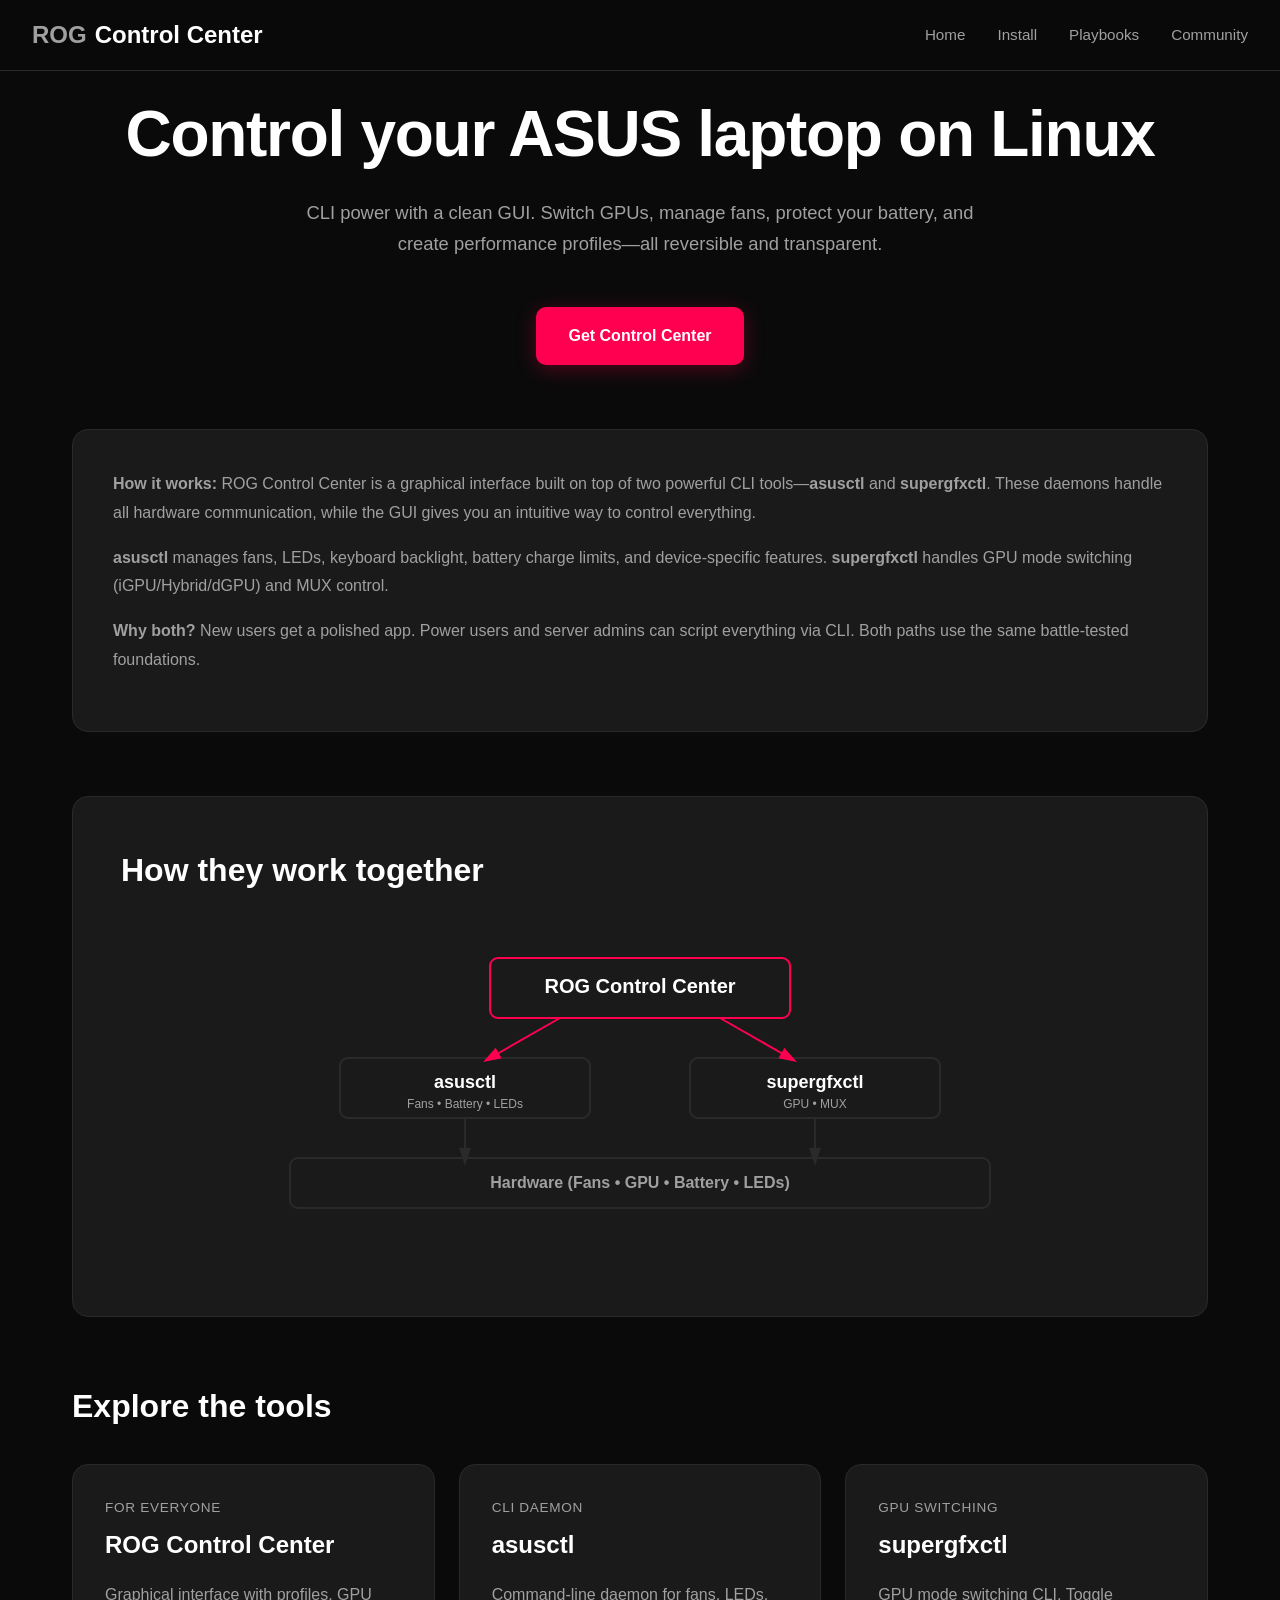
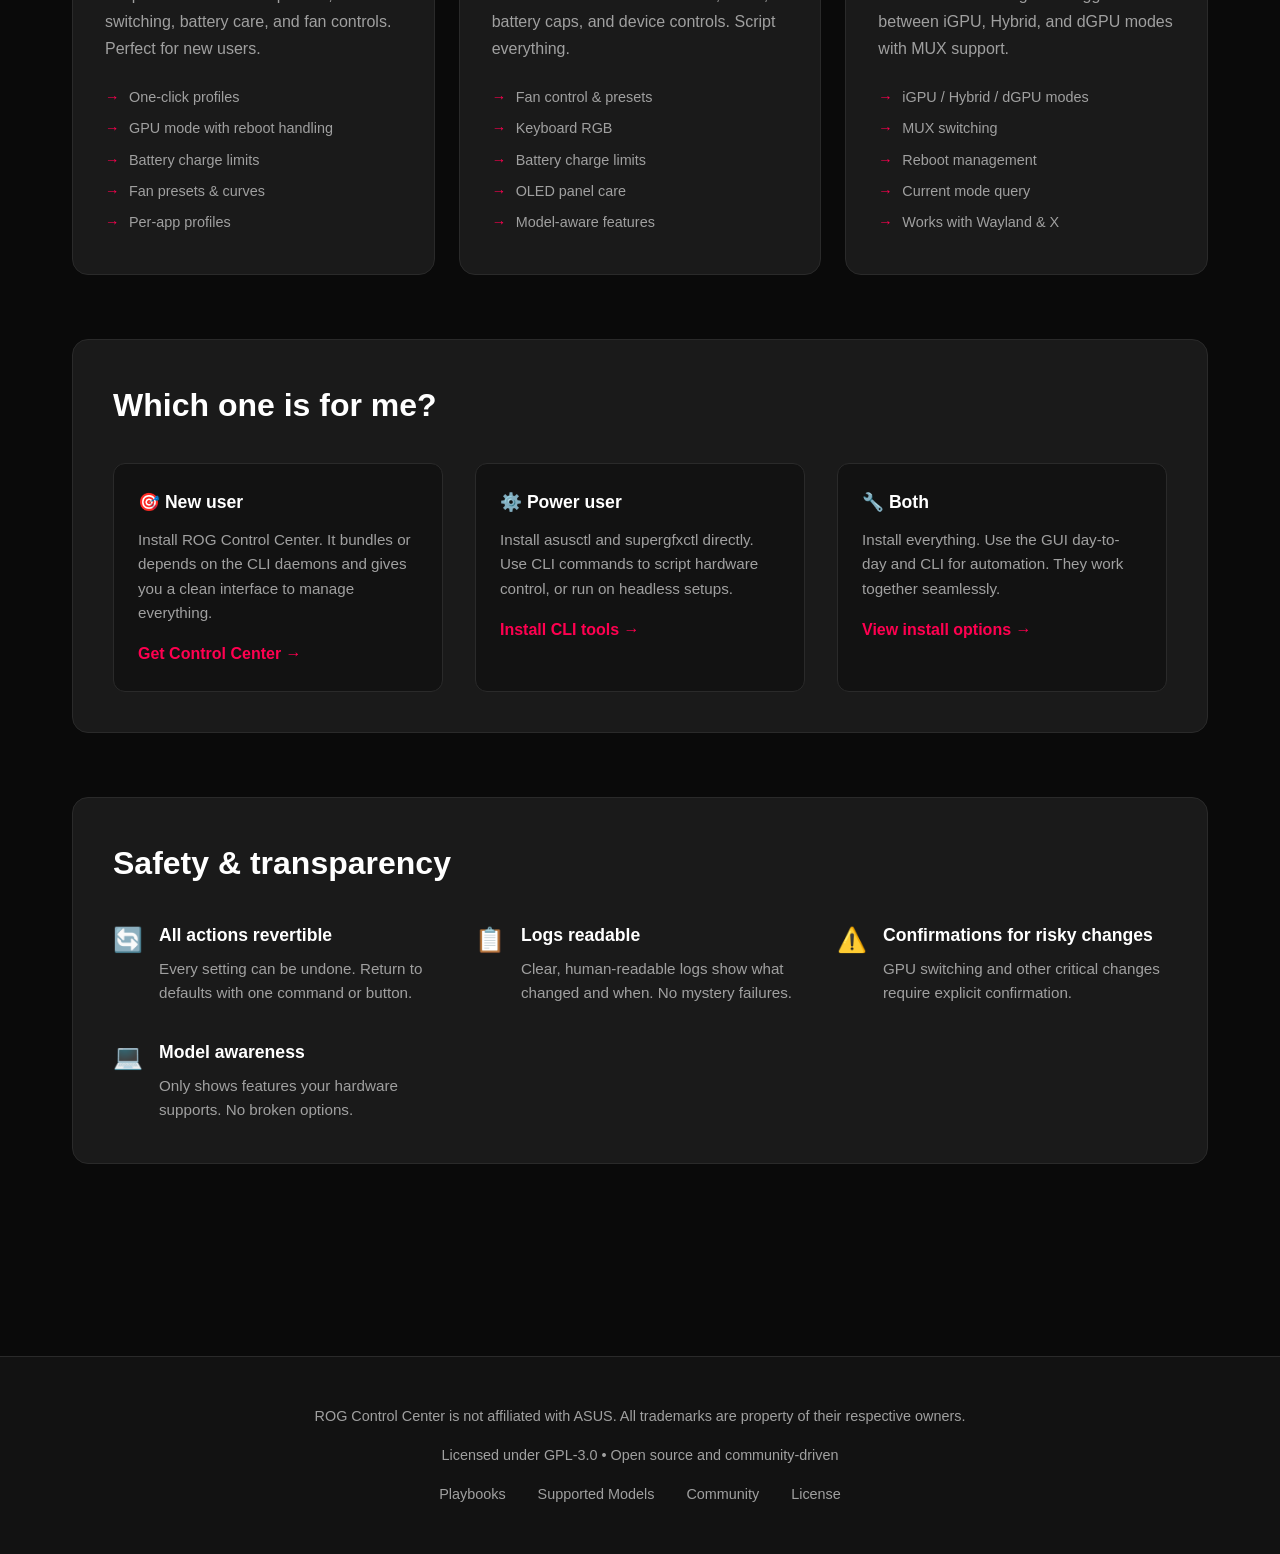
<file: Pages/rog-product-hub.html>
<!DOCTYPE html>
<html lang="en">
<head>
    <meta charset="UTF-8">
    <meta name="viewport" content="width=device-width, initial-scale=1.0">
    <title>Product - ROG Control Center</title>
    <link rel="stylesheet" href="../Styles/product-styles.css">
</head>
<body>
    <nav>
        <div class="nav-container">
            <a href="/" class="logo">
                <span class="logo-accent">ROG</span> Control Center
            </a>
            <ul class="nav-links">
                <li><a href="../index.html">Home</a></li>
                <li><a href="rog-install-complete.html">Install</a></li>
                <li><a href="rog-playbooks-page.html">Playbooks</a></li>
                
                <li><a href="rog-community-page.html">Community</a></li>

            </ul>
        </div>
    </nav>

    <main>
        <section class="hero">
            <h1>Control your ASUS laptop on Linux</h1>
            <p class="hero-subtext">CLI power with a clean GUI. Switch GPUs, manage fans, protect your battery, and create performance profiles—all reversible and transparent.</p>

            <div class="cta-group">
                <a href="rog-install-complete.html" class="btn btn-primary">Get Control Center</a>
                
            </div>
        </section>

        <section class="explainer">
            <p><strong>How it works:</strong> ROG Control Center is a graphical interface built on top of two powerful CLI tools—<strong>asusctl</strong> and <strong>supergfxctl</strong>. These daemons handle all hardware communication, while the GUI gives you an intuitive way to control everything.</p>
            
            <p><strong>asusctl</strong> manages fans, LEDs, keyboard backlight, battery charge limits, and device-specific features. <strong>supergfxctl</strong> handles GPU mode switching (iGPU/Hybrid/dGPU) and MUX control.</p>
            
            <p><strong>Why both?</strong> New users get a polished app. Power users and server admins can script everything via CLI. Both paths use the same battle-tested foundations.</p>
        </section>

        <section class="diagram-container">
            <h2>How they work together</h2>
            <div class="diagram">
                <svg viewBox="0 0 800 300" xmlns="http://www.w3.org/2000/svg">
                    <!-- Hardware Layer -->
                    <rect x="50" y="230" width="700" height="50" fill="#1a1a1a" stroke="#2a2a2a" stroke-width="2" rx="8"/>
                    <text x="400" y="260" text-anchor="middle" fill="#a0a0a0" font-size="16" font-weight="600">Hardware (Fans • GPU • Battery • LEDs)</text>
                    
                    <!-- Daemon Layer -->
                    <rect x="100" y="130" width="250" height="60" fill="#1a1a1a" stroke="#2a2a2a" stroke-width="2" rx="8"/>
                    <text x="225" y="160" text-anchor="middle" fill="#ffffff" font-size="18" font-weight="700">asusctl</text>
                    <text x="225" y="180" text-anchor="middle" fill="#a0a0a0" font-size="12">Fans • Battery • LEDs</text>
                    
                    <rect x="450" y="130" width="250" height="60" fill="#1a1a1a" stroke="#2a2a2a" stroke-width="2" rx="8"/>
                    <text x="575" y="160" text-anchor="middle" fill="#ffffff" font-size="18" font-weight="700">supergfxctl</text>
                    <text x="575" y="180" text-anchor="middle" fill="#a0a0a0" font-size="12">GPU • MUX</text>
                    
                    <!-- GUI Layer -->
                    <rect x="250" y="30" width="300" height="60" fill="#1a1a1a" stroke="#ff0050" stroke-width="2" rx="8"/>
                    <text x="400" y="65" text-anchor="middle" fill="#ffffff" font-size="20" font-weight="700">ROG Control Center</text>
                    
                    <!-- Arrows -->
                    <path d="M 225 190 L 225 230" stroke="#2a2a2a" stroke-width="2" marker-end="url(#arrowgray)"/>
                    <path d="M 575 190 L 575 230" stroke="#2a2a2a" stroke-width="2" marker-end="url(#arrowgray)"/>
                    <path d="M 320 90 L 250 130" stroke="#ff0050" stroke-width="2" marker-end="url(#arrowred)"/>
                    <path d="M 480 90 L 550 130" stroke="#ff0050" stroke-width="2" marker-end="url(#arrowred)"/>
                    
                    <defs>
                        <marker id="arrowgray" markerWidth="10" markerHeight="10" refX="5" refY="3" orient="auto" markerUnits="strokeWidth">
                            <path d="M0,0 L0,6 L9,3 z" fill="#2a2a2a"/>
                        </marker>
                        <marker id="arrowred" markerWidth="10" markerHeight="10" refX="5" refY="3" orient="auto" markerUnits="strokeWidth">
                            <path d="M0,0 L0,6 L9,3 z" fill="#ff0050"/>
                        </marker>
                    </defs>
                </svg>
            </div>
        </section>

        <section>
            <h2>Explore the tools</h2>
            <div class="product-cards">
                <a href="rog-install-complete.html" class="product-card">
                    <div class="card-label">For everyone</div>
                    <h3 class="card-title">ROG Control Center</h3>
                    <p class="card-description">Graphical interface with profiles, GPU switching, battery care, and fan controls. Perfect for new users.</p>
                    <ul class="card-features">
                        <li>One-click profiles</li>
                        <li>GPU mode with reboot handling</li>
                        <li>Battery charge limits</li>
                        <li>Fan presets & curves</li>
                        <li>Per-app profiles</li>
                    </ul>
                </a>

                <a href="#asusctl" class="product-card">
                    <div class="card-label">CLI daemon</div>
                    <h3 class="card-title">asusctl</h3>
                    <p class="card-description">Command-line daemon for fans, LEDs, battery caps, and device controls. Script everything.</p>
                    <ul class="card-features">
                        <li>Fan control & presets</li>
                        <li>Keyboard RGB</li>
                        <li>Battery charge limits</li>
                        <li>OLED panel care</li>
                        <li>Model-aware features</li>
                    </ul>
                </a>

                <a href="#supergfxctl" class="product-card">
                    <div class="card-label">GPU switching</div>
                    <h3 class="card-title">supergfxctl</h3>
                    <p class="card-description">GPU mode switching CLI. Toggle between iGPU, Hybrid, and dGPU modes with MUX support.</p>
                    <ul class="card-features">
                        <li>iGPU / Hybrid / dGPU modes</li>
                        <li>MUX switching</li>
                        <li>Reboot management</li>
                        <li>Current mode query</li>
                        <li>Works with Wayland & X</li>
                    </ul>
                </a>
            </div>
        </section>

        <section class="chooser">
            <h2>Which one is for me?</h2>
            <div class="chooser-grid">
                <div class="chooser-option">
                    <h3>🎯 New user</h3>
                    <p>Install ROG Control Center. It bundles or depends on the CLI daemons and gives you a clean interface to manage everything.</p>
                    <a href="rog-install-complete.html">Get Control Center →</a>
                </div>

                <div class="chooser-option">
                    <h3>⚙️ Power user</h3>
                    <p>Install asusctl and supergfxctl directly. Use CLI commands to script hardware control, or run on headless setups.</p>
                    <a href="#cli-tools">Install CLI tools →</a>
                </div>

                <div class="chooser-option">
                    <h3>🔧 Both</h3>
                    <p>Install everything. Use the GUI day-to-day and CLI for automation. They work together seamlessly.</p>
                    <a href="rog-install-complete.html">View install options →</a>
                </div>
            </div>
        </section>

        <section class="safety-section">
            <h2>Safety & transparency</h2>
            <div class="safety-grid">
                <div class="safety-item">
                    <div class="safety-icon">🔄</div>
                    <div class="safety-content">
                        <h3>All actions revertible</h3>
                        <p>Every setting can be undone. Return to defaults with one command or button.</p>
                    </div>
                </div>

                <div class="safety-item">
                    <div class="safety-icon">📋</div>
                    <div class="safety-content">
                        <h3>Logs readable</h3>
                        <p>Clear, human-readable logs show what changed and when. No mystery failures.</p>
                    </div>
                </div>

                <div class="safety-item">
                    <div class="safety-icon">⚠️</div>
                    <div class="safety-content">
                        <h3>Confirmations for risky changes</h3>
                        <p>GPU switching and other critical changes require explicit confirmation.</p>
                    </div>
                </div>

                <div class="safety-item">
                    <div class="safety-icon">💻</div>
                    <div class="safety-content">
                        <h3>Model awareness</h3>
                        <p>Only shows features your hardware supports. No broken options.</p>
                    </div>
                </div>
            </div>
        </section>
    </main>

    <footer>
        <div class="footer-content">
            <p>ROG Control Center is not affiliated with ASUS. All trademarks are property of their respective owners.</p>
            <p>Licensed under GPL-3.0 • Open source and community-driven</p>
            <div class="footer-links">
                <a href="rog-playbooks-page.html">Playbooks</a>
                <a href="#models">Supported Models</a>
                <a href="rog-community-page.html">Community</a>
                <a href="sub-page/rog-legal-privacy.html">License</a>
            </div>
        </div>
    </footer>
</body>
</html>
</file>
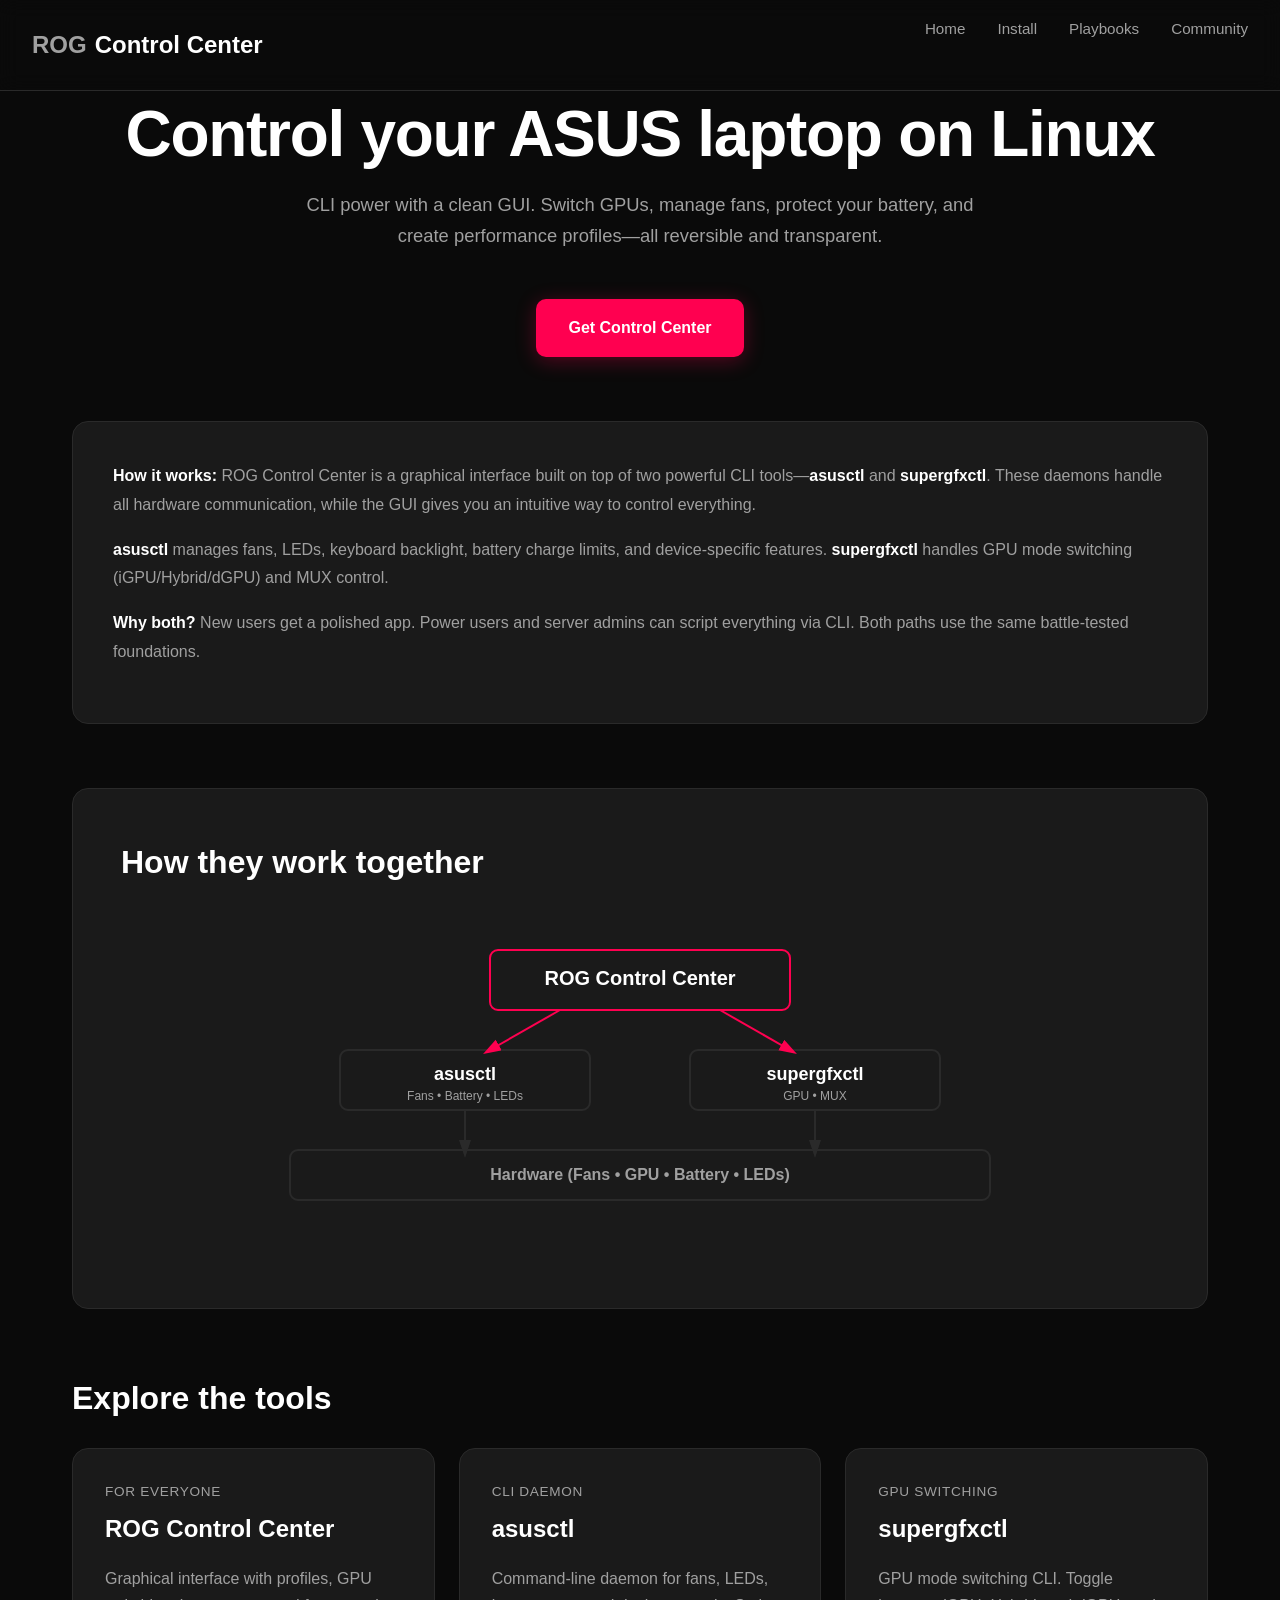
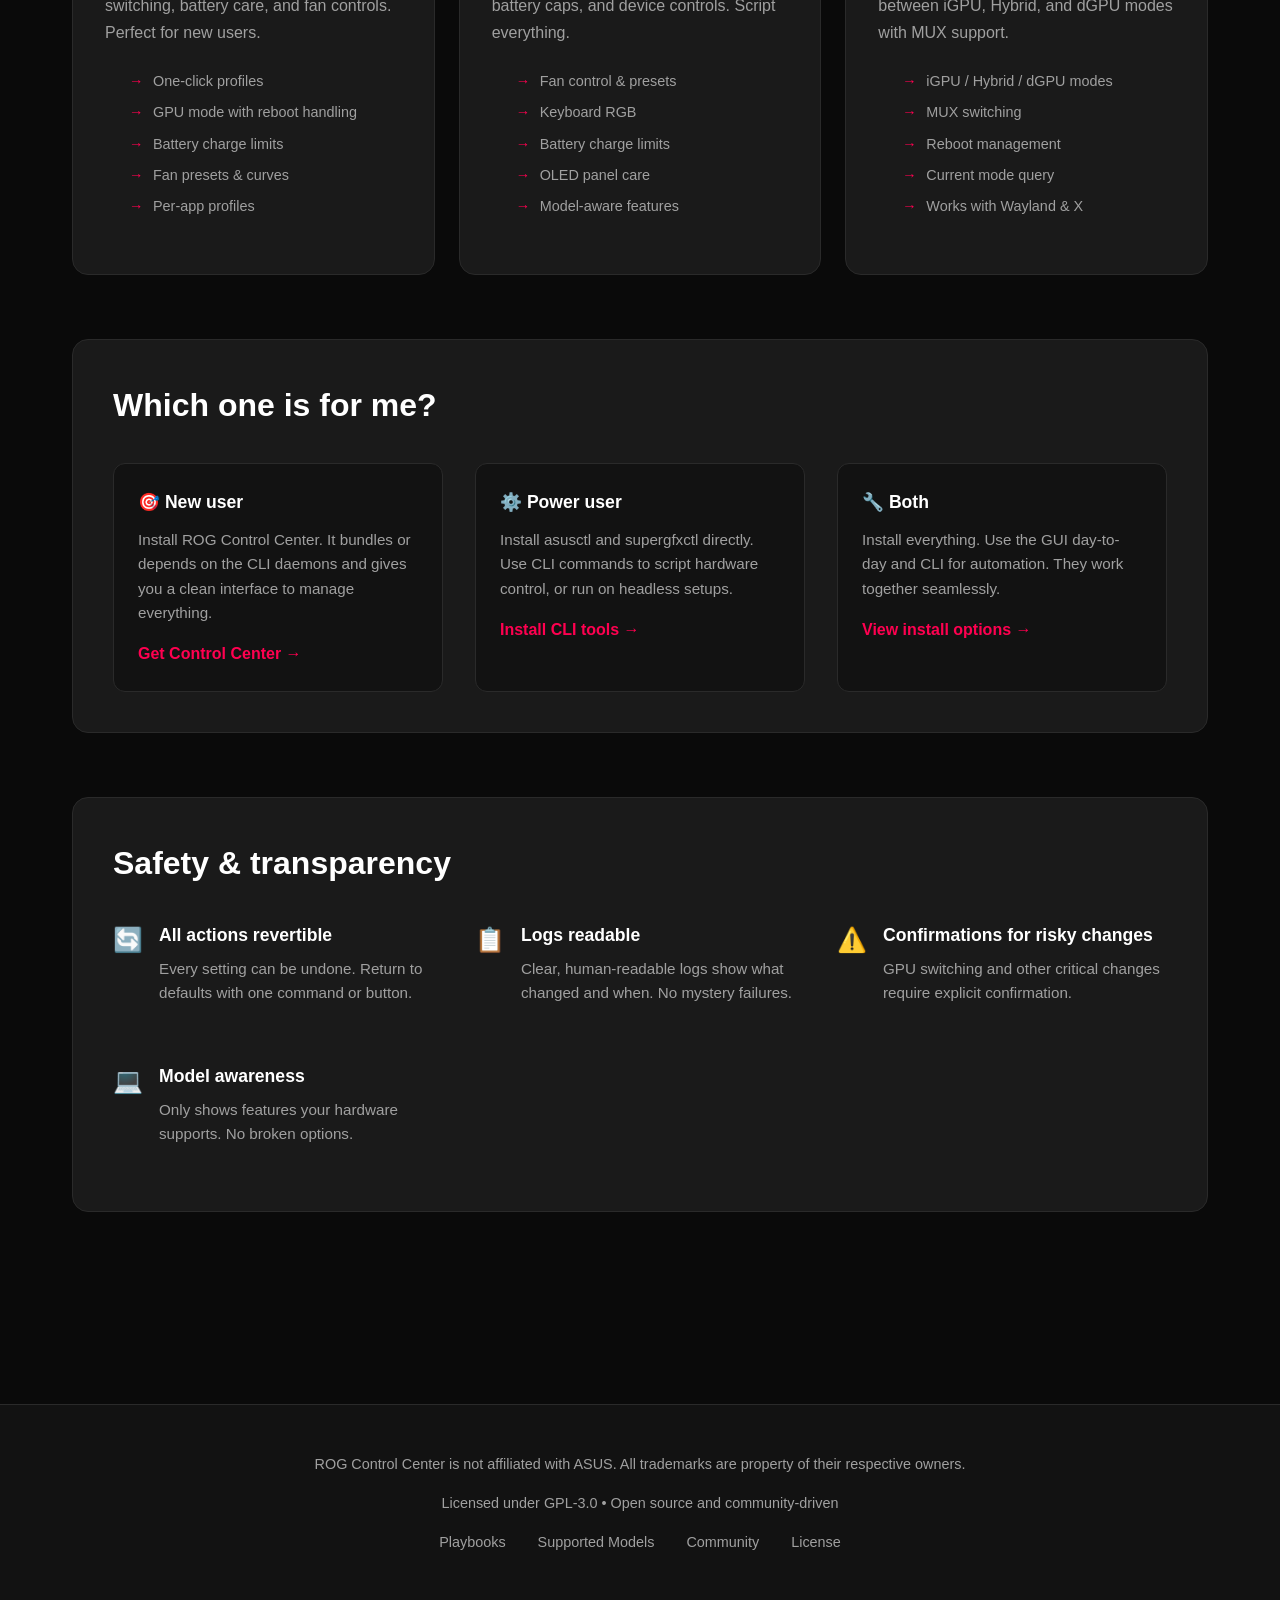
<file: pages/rog-product-hub.html>
<!DOCTYPE html>
<html lang="en">
<head>
    <meta charset="UTF-8">
    <meta name="viewport" content="width=device-width, initial-scale=1.0">
    <title>Product - ROG Control Center</title>
    <link rel="stylesheet" href="../styles/product-styles.css">
</head>
<body>
    <nav>
        <div class="nav-container">
            <a href="/" class="logo">
                <span class="logo-accent">ROG</span> Control Center
            </a>
            <ul class="nav-links">
                <li><a href="../index.html">Home</a></li>
                <li><a href="rog-install-complete.html">Install</a></li>
                <li><a href="rog-playbooks-page.html">Playbooks</a></li>
                
                <li><a href="rog-community-page.html">Community</a></li>

            </ul>
        </div>
    </nav>

    <main>
        <section class="hero">
            <h1>Control your ASUS laptop on Linux</h1>
            <p class="hero-subtext">CLI power with a clean GUI. Switch GPUs, manage fans, protect your battery, and create performance profiles—all reversible and transparent.</p>

            <div class="cta-group">
                <a href="rog-install-complete.html" class="btn btn-primary">Get Control Center</a>
                
            </div>
        </section>

        <section class="explainer">
            <p><strong>How it works:</strong> ROG Control Center is a graphical interface built on top of two powerful CLI tools—<strong>asusctl</strong> and <strong>supergfxctl</strong>. These daemons handle all hardware communication, while the GUI gives you an intuitive way to control everything.</p>
            
            <p><strong>asusctl</strong> manages fans, LEDs, keyboard backlight, battery charge limits, and device-specific features. <strong>supergfxctl</strong> handles GPU mode switching (iGPU/Hybrid/dGPU) and MUX control.</p>
            
            <p><strong>Why both?</strong> New users get a polished app. Power users and server admins can script everything via CLI. Both paths use the same battle-tested foundations.</p>
        </section>

        <section class="diagram-container">
            <h2>How they work together</h2>
            <div class="diagram">
                <svg viewBox="0 0 800 300" xmlns="http://www.w3.org/2000/svg">
                    <!-- Hardware Layer -->
                    <rect x="50" y="230" width="700" height="50" fill="#1a1a1a" stroke="#2a2a2a" stroke-width="2" rx="8"/>
                    <text x="400" y="260" text-anchor="middle" fill="#a0a0a0" font-size="16" font-weight="600">Hardware (Fans • GPU • Battery • LEDs)</text>
                    
                    <!-- Daemon Layer -->
                    <rect x="100" y="130" width="250" height="60" fill="#1a1a1a" stroke="#2a2a2a" stroke-width="2" rx="8"/>
                    <text x="225" y="160" text-anchor="middle" fill="#ffffff" font-size="18" font-weight="700">asusctl</text>
                    <text x="225" y="180" text-anchor="middle" fill="#a0a0a0" font-size="12">Fans • Battery • LEDs</text>
                    
                    <rect x="450" y="130" width="250" height="60" fill="#1a1a1a" stroke="#2a2a2a" stroke-width="2" rx="8"/>
                    <text x="575" y="160" text-anchor="middle" fill="#ffffff" font-size="18" font-weight="700">supergfxctl</text>
                    <text x="575" y="180" text-anchor="middle" fill="#a0a0a0" font-size="12">GPU • MUX</text>
                    
                    <!-- GUI Layer -->
                    <rect x="250" y="30" width="300" height="60" fill="#1a1a1a" stroke="#ff0050" stroke-width="2" rx="8"/>
                    <text x="400" y="65" text-anchor="middle" fill="#ffffff" font-size="20" font-weight="700">ROG Control Center</text>
                    
                    <!-- Arrows -->
                    <path d="M 225 190 L 225 230" stroke="#2a2a2a" stroke-width="2" marker-end="url(#arrowgray)"/>
                    <path d="M 575 190 L 575 230" stroke="#2a2a2a" stroke-width="2" marker-end="url(#arrowgray)"/>
                    <path d="M 320 90 L 250 130" stroke="#ff0050" stroke-width="2" marker-end="url(#arrowred)"/>
                    <path d="M 480 90 L 550 130" stroke="#ff0050" stroke-width="2" marker-end="url(#arrowred)"/>
                    
                    <defs>
                        <marker id="arrowgray" markerWidth="10" markerHeight="10" refX="5" refY="3" orient="auto" markerUnits="strokeWidth">
                            <path d="M0,0 L0,6 L9,3 z" fill="#2a2a2a"/>
                        </marker>
                        <marker id="arrowred" markerWidth="10" markerHeight="10" refX="5" refY="3" orient="auto" markerUnits="strokeWidth">
                            <path d="M0,0 L0,6 L9,3 z" fill="#ff0050"/>
                        </marker>
                    </defs>
                </svg>
            </div>
        </section>

        <section>
            <h2>Explore the tools</h2>
            <div class="product-cards">
                <a href="rog-install-complete.html" class="product-card">
                    <div class="card-label">For everyone</div>
                    <h3 class="card-title">ROG Control Center</h3>
                    <p class="card-description">Graphical interface with profiles, GPU switching, battery care, and fan controls. Perfect for new users.</p>
                    <ul class="card-features">
                        <li>One-click profiles</li>
                        <li>GPU mode with reboot handling</li>
                        <li>Battery charge limits</li>
                        <li>Fan presets & curves</li>
                        <li>Per-app profiles</li>
                    </ul>
                </a>

                <a href="#asusctl" class="product-card">
                    <div class="card-label">CLI daemon</div>
                    <h3 class="card-title">asusctl</h3>
                    <p class="card-description">Command-line daemon for fans, LEDs, battery caps, and device controls. Script everything.</p>
                    <ul class="card-features">
                        <li>Fan control & presets</li>
                        <li>Keyboard RGB</li>
                        <li>Battery charge limits</li>
                        <li>OLED panel care</li>
                        <li>Model-aware features</li>
                    </ul>
                </a>

                <a href="#supergfxctl" class="product-card">
                    <div class="card-label">GPU switching</div>
                    <h3 class="card-title">supergfxctl</h3>
                    <p class="card-description">GPU mode switching CLI. Toggle between iGPU, Hybrid, and dGPU modes with MUX support.</p>
                    <ul class="card-features">
                        <li>iGPU / Hybrid / dGPU modes</li>
                        <li>MUX switching</li>
                        <li>Reboot management</li>
                        <li>Current mode query</li>
                        <li>Works with Wayland & X</li>
                    </ul>
                </a>
            </div>
        </section>

        <section class="chooser">
            <h2>Which one is for me?</h2>
            <div class="chooser-grid">
                <div class="chooser-option">
                    <h3>🎯 New user</h3>
                    <p>Install ROG Control Center. It bundles or depends on the CLI daemons and gives you a clean interface to manage everything.</p>
                    <a href="rog-install-complete.html">Get Control Center →</a>
                </div>

                <div class="chooser-option">
                    <h3>⚙️ Power user</h3>
                    <p>Install asusctl and supergfxctl directly. Use CLI commands to script hardware control, or run on headless setups.</p>
                    <a href="#cli-tools">Install CLI tools →</a>
                </div>

                <div class="chooser-option">
                    <h3>🔧 Both</h3>
                    <p>Install everything. Use the GUI day-to-day and CLI for automation. They work together seamlessly.</p>
                    <a href="rog-install-complete.html">View install options →</a>
                </div>
            </div>
        </section>

        <section class="safety-section">
            <h2>Safety & transparency</h2>
            <div class="safety-grid">
                <div class="safety-item">
                    <div class="safety-icon">🔄</div>
                    <div class="safety-content">
                        <h3>All actions revertible</h3>
                        <p>Every setting can be undone. Return to defaults with one command or button.</p>
                    </div>
                </div>

                <div class="safety-item">
                    <div class="safety-icon">📋</div>
                    <div class="safety-content">
                        <h3>Logs readable</h3>
                        <p>Clear, human-readable logs show what changed and when. No mystery failures.</p>
                    </div>
                </div>

                <div class="safety-item">
                    <div class="safety-icon">⚠️</div>
                    <div class="safety-content">
                        <h3>Confirmations for risky changes</h3>
                        <p>GPU switching and other critical changes require explicit confirmation.</p>
                    </div>
                </div>

                <div class="safety-item">
                    <div class="safety-icon">💻</div>
                    <div class="safety-content">
                        <h3>Model awareness</h3>
                        <p>Only shows features your hardware supports. No broken options.</p>
                    </div>
                </div>
            </div>
        </section>
    </main>

    <footer>
        <div class="footer-content">
            <p>ROG Control Center is not affiliated with ASUS. All trademarks are property of their respective owners.</p>
            <p>Licensed under GPL-3.0 • Open source and community-driven</p>
            <div class="footer-links">
                <a href="rog-playbooks-page.html">Playbooks</a>
                <a href="#models">Supported Models</a>
                <a href="rog-community-page.html">Community</a>
                <a href="sub-page/rog-legal-privacy.html">License</a>
            </div>
        </div>
    </footer>
</body>
</html>
</file>
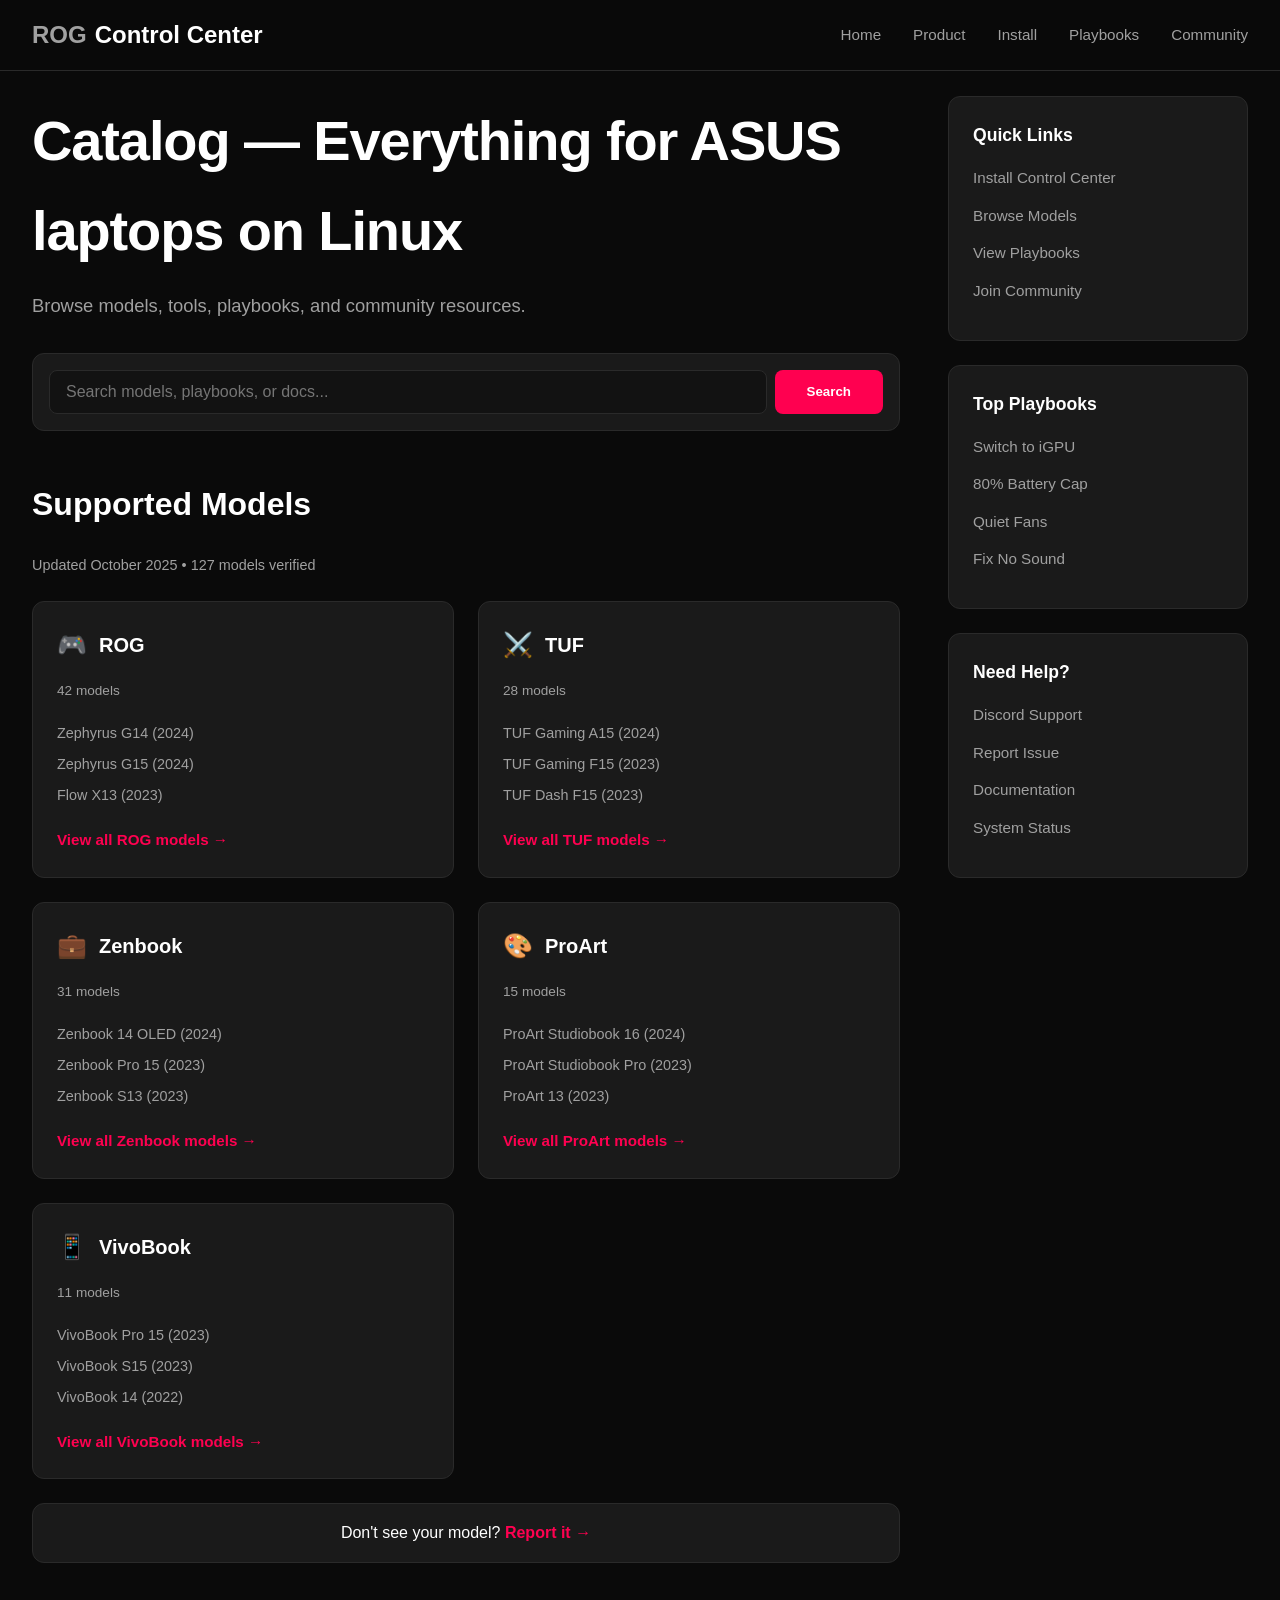
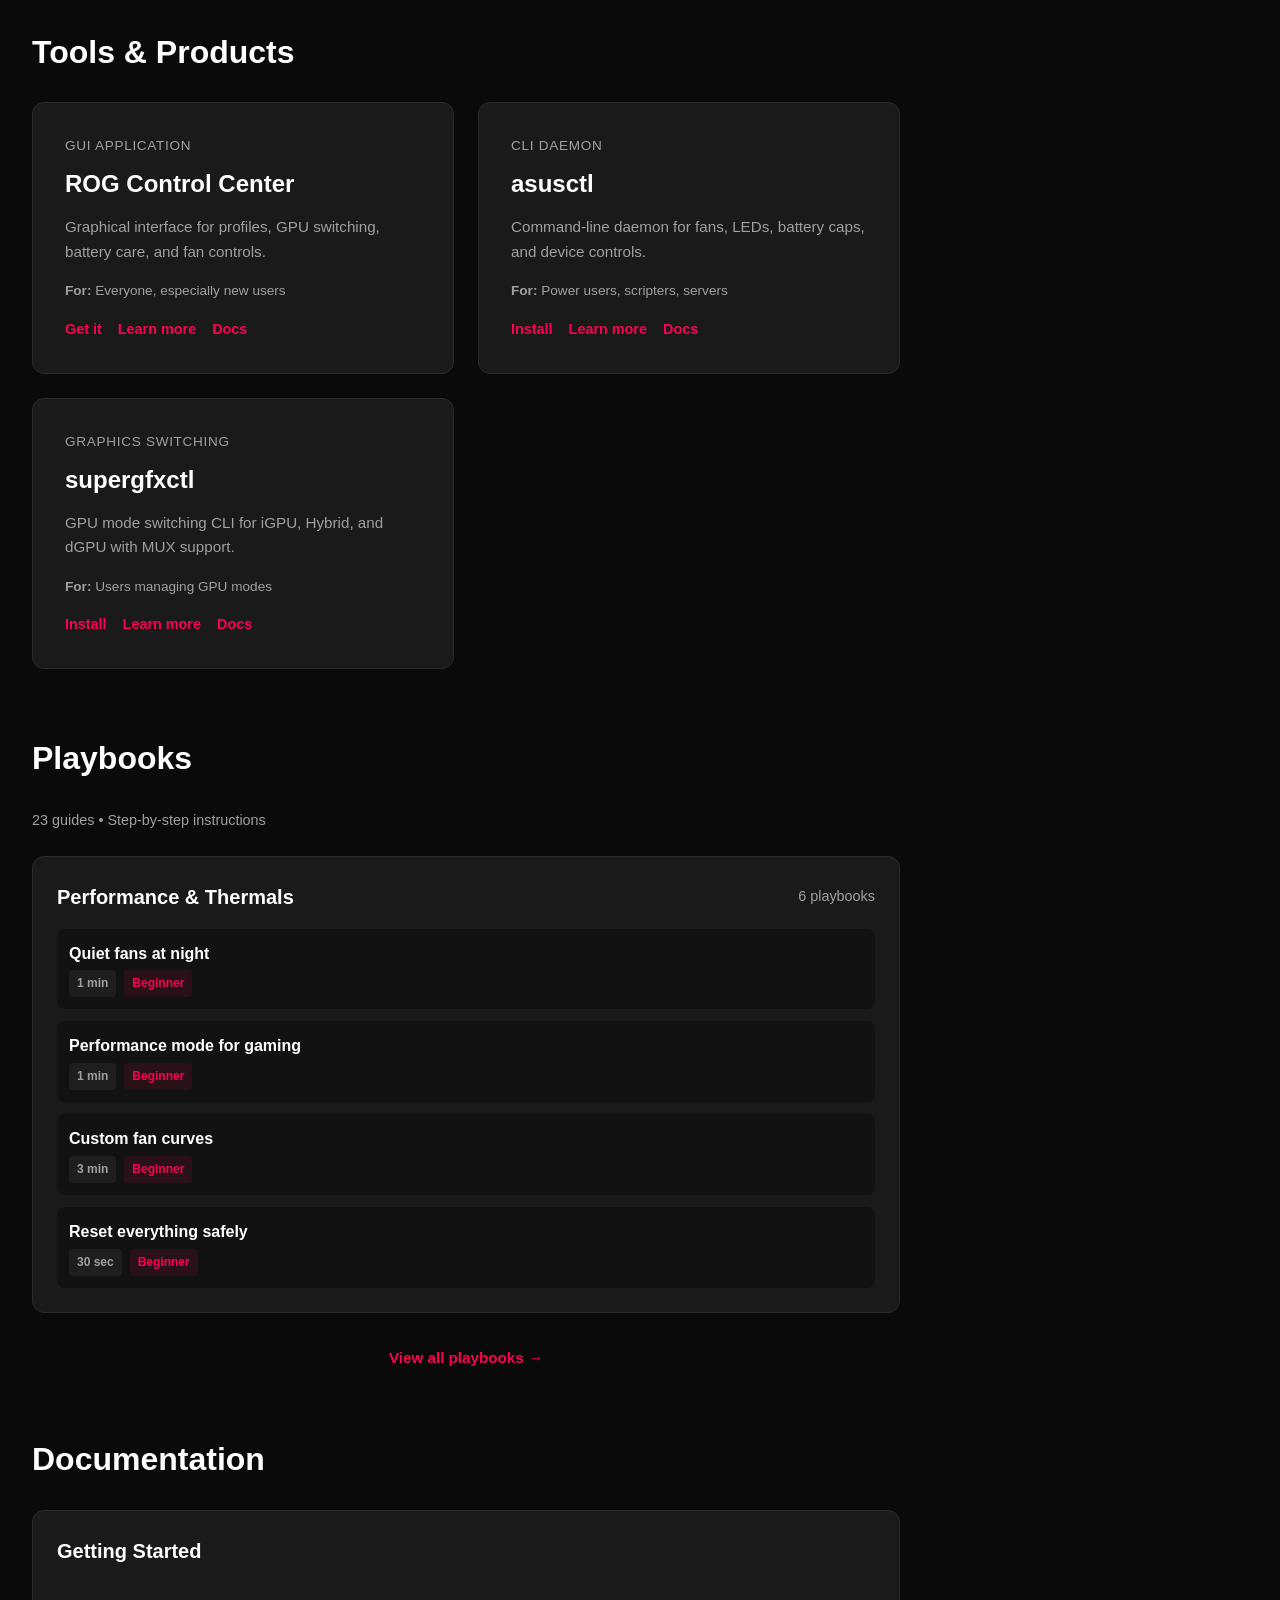
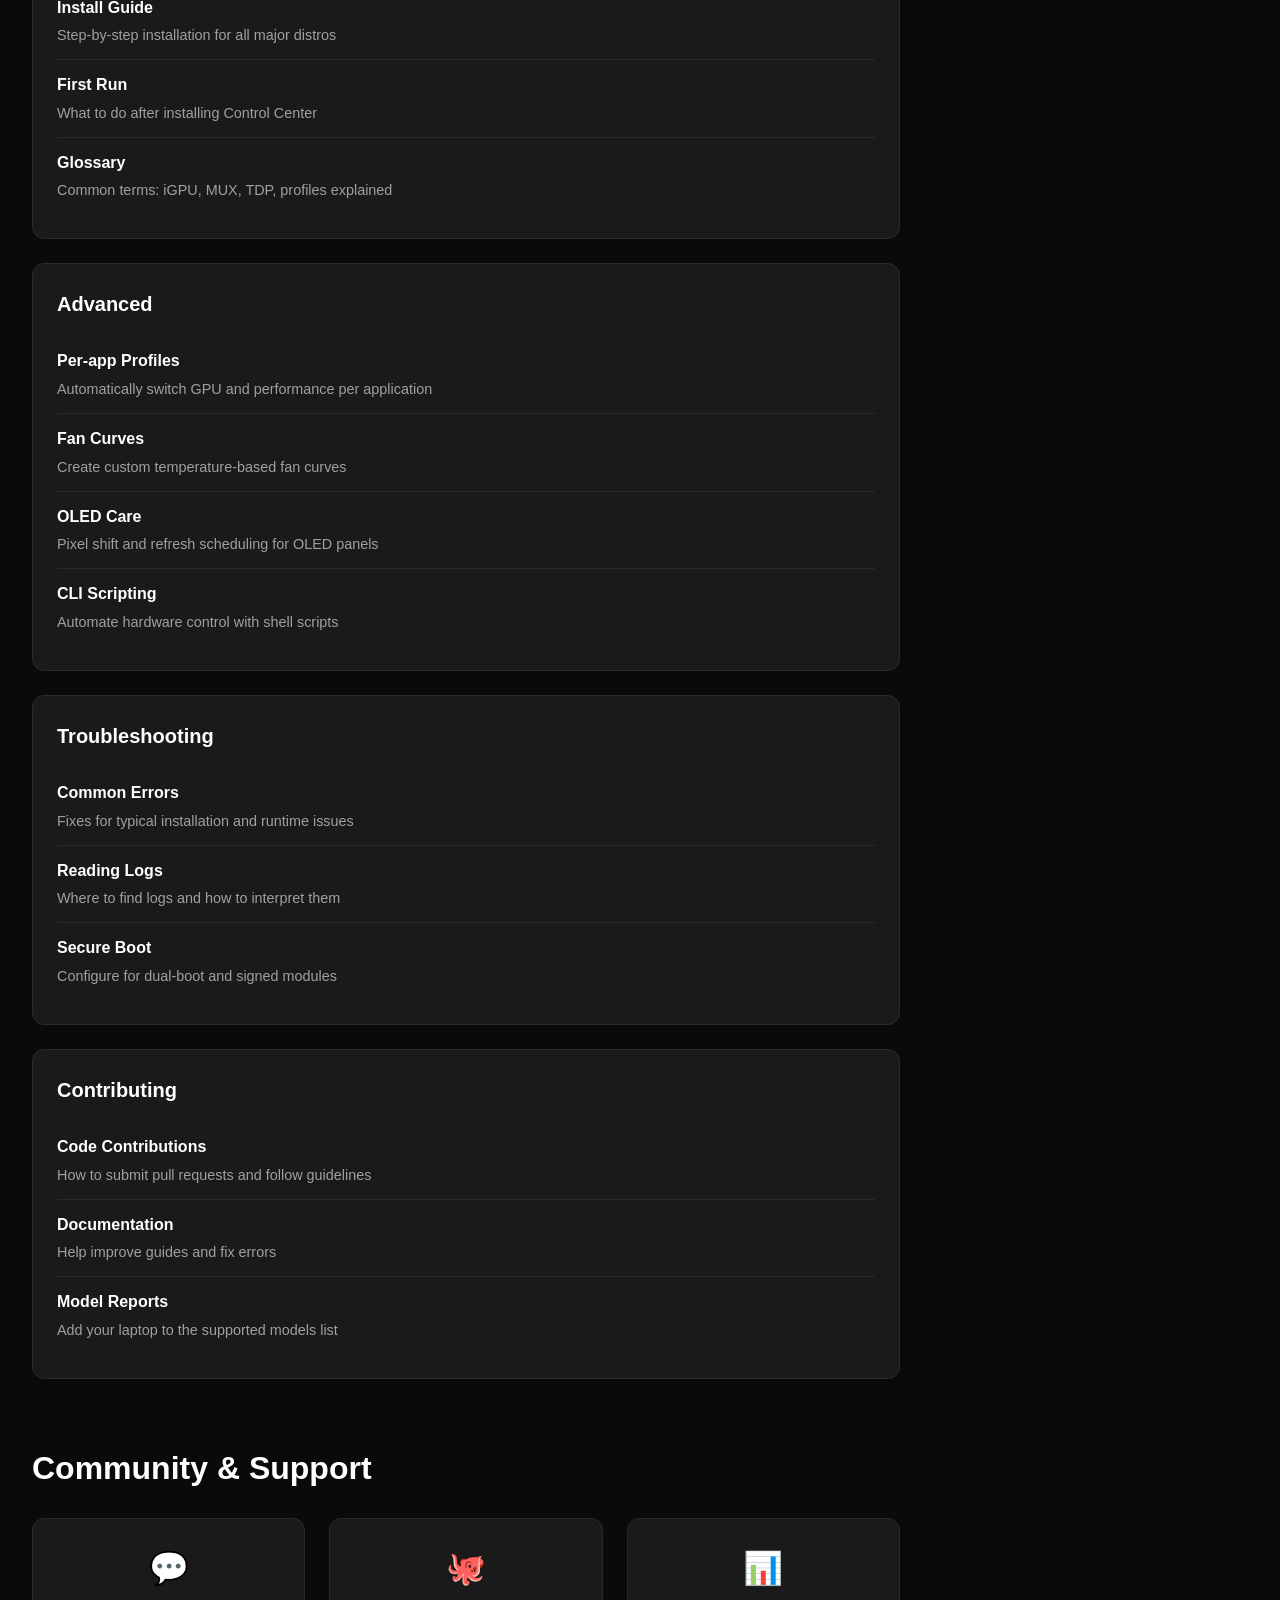
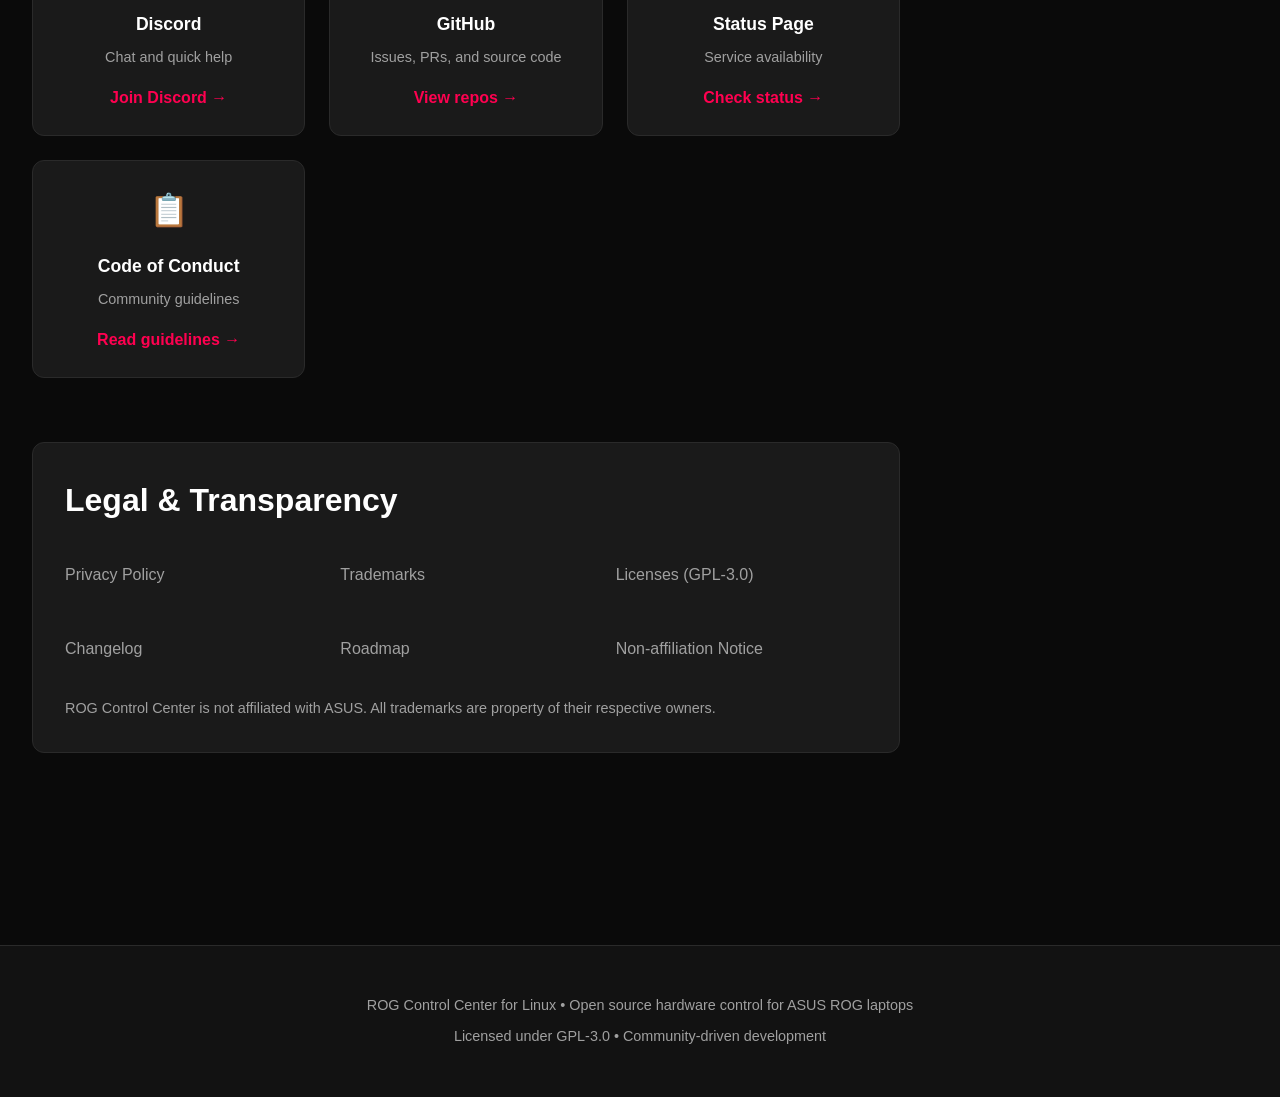
<file: Pages/sub-page/rog-catalog-page.html>
<!DOCTYPE html>
<html lang="en">
<head>
    <meta charset="UTF-8">
    <meta name="viewport" content="width=device-width, initial-scale=1.0">
    <meta name="description" content="Complete catalog of ASUS laptop models, tools, playbooks, and resources for Linux.">
    <title>Catalog - Everything for ASUS laptops on Linux</title>
    <link rel="stylesheet" href="style/catelog-styles.css">
</head>
<body>
    <nav>
        <div class="nav-container">
            <a href="/" class="logo">
                <span class="logo-accent">ROG</span> Control Center
            </a>
            <ul class="nav-links">
                <li><a href="/">Home</a></li>
                <li><a href="../rog-product-hub.html">Product</a></li>
                <li><a href="../rog-install-complete.html">Install</a></li>
                <li><a href="../rog-playbooks-page.html">Playbooks</a></li>
                <li><a href="../rog-community-page.html">Community</a></li>
            </ul>
        </div>
    </nav>

    <div class="container">
        <main>
            <section class="hero">
                <h1>Catalog — Everything for ASUS laptops on Linux</h1>
                <p class="hero-subtext">Browse models, tools, playbooks, and community resources.</p>

                <div class="search-box">
                    <form class="search-form" action="/search" method="get">
                        <input type="text" name="q" class="search-input" placeholder="Search models, playbooks, or docs..." aria-label="Search">
                        <button type="submit" class="search-btn">Search</button>
                    </form>
                </div>
            </section>

            <section class="section" id="models">
                <h2>Supported Models</h2>
                <p class="section-meta">Updated October 2025 • 127 models verified</p>

                <div class="series-grid">
                    <div class="series-card">
                        <div class="series-header">
                            <span class="series-icon">🎮</span>
                            <h3 class="series-name">ROG</h3>
                        </div>
                        <p class="series-count">42 models</p>
                        <ul class="series-models">
                            <li>Zephyrus G14 (2024)</li>
                            <li>Zephyrus G15 (2024)</li>
                            <li>Flow X13 (2023)</li>
                        </ul>
                        <a href="#rog-models" class="series-link">View all ROG models →</a>
                    </div>

                    <div class="series-card">
                        <div class="series-header">
                            <span class="series-icon">⚔️</span>
                            <h3 class="series-name">TUF</h3>
                        </div>
                        <p class="series-count">28 models</p>
                        <ul class="series-models">
                            <li>TUF Gaming A15 (2024)</li>
                            <li>TUF Gaming F15 (2023)</li>
                            <li>TUF Dash F15 (2023)</li>
                        </ul>
                        <a href="#tuf-models" class="series-link">View all TUF models →</a>
                    </div>

                    <div class="series-card">
                        <div class="series-header">
                            <span class="series-icon">💼</span>
                            <h3 class="series-name">Zenbook</h3>
                        </div>
                        <p class="series-count">31 models</p>
                        <ul class="series-models">
                            <li>Zenbook 14 OLED (2024)</li>
                            <li>Zenbook Pro 15 (2023)</li>
                            <li>Zenbook S13 (2023)</li>
                        </ul>
                        <a href="#zenbook-models" class="series-link">View all Zenbook models →</a>
                    </div>

                    <div class="series-card">
                        <div class="series-header">
                            <span class="series-icon">🎨</span>
                            <h3 class="series-name">ProArt</h3>
                        </div>
                        <p class="series-count">15 models</p>
                        <ul class="series-models">
                            <li>ProArt Studiobook 16 (2024)</li>
                            <li>ProArt Studiobook Pro (2023)</li>
                            <li>ProArt 13 (2023)</li>
                        </ul>
                        <a href="#proart-models" class="series-link">View all ProArt models →</a>
                    </div>

                    <div class="series-card">
                        <div class="series-header">
                            <span class="series-icon">📱</span>
                            <h3 class="series-name">VivoBook</h3>
                        </div>
                        <p class="series-count">11 models</p>
                        <ul class="series-models">
                            <li>VivoBook Pro 15 (2023)</li>
                            <li>VivoBook S15 (2023)</li>
                            <li>VivoBook 14 (2022)</li>
                        </ul>
                        <a href="#vivobook-models" class="series-link">View all VivoBook models →</a>
                    </div>
                </div>

                <div class="report-link">
                    <p>Don't see your model? <a href="#report-model">Report it →</a></p>
                </div>
            </section>

            <section class="section" id="tools">
                <h2>Tools & Products</h2>

                <div class="tools-grid">
                    <div class="tool-card">
                        <div class="tool-label">GUI Application</div>
                        <h3 class="tool-title">ROG Control Center</h3>
                        <p class="tool-description">Graphical interface for profiles, GPU switching, battery care, and fan controls.</p>
                        <p class="tool-for"><strong>For:</strong> Everyone, especially new users</p>
                        <div class="tool-links">
                            <a href="#install">Get it</a>
                            <a href="#rog-control-center">Learn more</a>
                            <a href="#docs">Docs</a>
                        </div>
                    </div>

                    <div class="tool-card">
                        <div class="tool-label">CLI Daemon</div>
                        <h3 class="tool-title">asusctl</h3>
                        <p class="tool-description">Command-line daemon for fans, LEDs, battery caps, and device controls.</p>
                        <p class="tool-for"><strong>For:</strong> Power users, scripters, servers</p>
                        <div class="tool-links">
                            <a href="#install">Install</a>
                            <a href="#asusctl">Learn more</a>
                            <a href="#docs">Docs</a>
                        </div>
                    </div>

                    <div class="tool-card">
                        <div class="tool-label">Graphics Switching</div>
                        <h3 class="tool-title">supergfxctl</h3>
                        <p class="tool-description">GPU mode switching CLI for iGPU, Hybrid, and dGPU with MUX support.</p>
                        <p class="tool-for"><strong>For:</strong> Users managing GPU modes</p>
                        <div class="tool-links">
                            <a href="#install">Install</a>
                            <a href="#supergfxctl">Learn more</a>
                            <a href="#docs">Docs</a>
                        </div>
                    </div>
                </div>
            </section>

            <section class="section" id="playbooks">
                <h2>Playbooks</h2>
                <p class="section-meta">23 guides • Step-by-step instructions</p>

                <div class="playbook-categories">
                    <div class="playbook-category">
                        <div class="category-header">
                            <h3 class="category-name">Performance & Thermals</h3>
                            <span class="category-count">6 playbooks</span>
                        </div>
                        <div class="playbook-list">
                            <div class="playbook-item">
                                <div class="playbook-info">
                                    <div class="playbook-title"><a href="#playbook-quiet-fans">Quiet fans at night</a></div>
                                    <div class="playbook-badges">
                                        <span class="badge badge-time">1 min</span>
                                        <span class="badge badge-level">Beginner</span>
                                    </div>
                                </div>
                            </div>
                            <div class="playbook-item">
                                <div class="playbook-info">
                                    <div class="playbook-title"><a href="#playbook-performance">Performance mode for gaming</a></div>
                                    <div class="playbook-badges">
                                        <span class="badge badge-time">1 min</span>
                                        <span class="badge badge-level">Beginner</span>
                                    </div>
                                </div>
                            </div>
                            <div class="playbook-item">
                                <div class="playbook-info">
                                    <div class="playbook-title"><a href="#playbook-fan-curves">Custom fan curves</a></div>
                                    <div class="playbook-badges">
                                        <span class="badge badge-time">3 min</span>
                                        <span class="badge badge-level">Beginner</span>
                                    </div>
                                </div>
                            </div>
                            <div class="playbook-item">
                                <div class="playbook-info">
                                    <div class="playbook-title"><a href="#playbook-reset">Reset everything safely</a></div>
                                    <div class="playbook-badges">
                                        <span class="badge badge-time">30 sec</span>
                                        <span class="badge badge-level">Beginner</span>
                                    </div>
                                </div>
                            </div>
                        </div>
                    </div>
                </div>

                <div style="text-align: center; margin-top: 2rem;">
                    <a href="#playbooks-index" class="series-link">View all playbooks →</a>
                </div>
            </section>

            <section class="section" id="documentation">
                <h2>Documentation</h2>

                <div class="docs-grid">
                    <div class="docs-category">
                        <h3>Getting Started</h3>
                        <ul class="docs-list">
                            <li>
                                <a href="#doc-install" class="doc-link">Install Guide</a>
                                <p class="doc-description">Step-by-step installation for all major distros</p>
                            </li>
                            <li>
                                <a href="#doc-first-run" class="doc-link">First Run</a>
                                <p class="doc-description">What to do after installing Control Center</p>
                            </li>
                            <li>
                                <a href="#doc-glossary" class="doc-link">Glossary</a>
                                <p class="doc-description">Common terms: iGPU, MUX, TDP, profiles explained</p>
                            </li>
                        </ul>
                    </div>

                    <div class="docs-category">
                        <h3>Advanced</h3>
                        <ul class="docs-list">
                            <li>
                                <a href="#doc-per-app" class="doc-link">Per-app Profiles</a>
                                <p class="doc-description">Automatically switch GPU and performance per application</p>
                            </li>
                            <li>
                                <a href="#doc-fan-curves" class="doc-link">Fan Curves</a>
                                <p class="doc-description">Create custom temperature-based fan curves</p>
                            </li>
                            <li>
                                <a href="#doc-oled" class="doc-link">OLED Care</a>
                                <p class="doc-description">Pixel shift and refresh scheduling for OLED panels</p>
                            </li>
                            <li>
                                <a href="#doc-scripting" class="doc-link">CLI Scripting</a>
                                <p class="doc-description">Automate hardware control with shell scripts</p>
                            </li>
                        </ul>
                    </div>

                    <div class="docs-category">
                        <h3>Troubleshooting</h3>
                        <ul class="docs-list">
                            <li>
                                <a href="#doc-errors" class="doc-link">Common Errors</a>
                                <p class="doc-description">Fixes for typical installation and runtime issues</p>
                            </li>
                            <li>
                                <a href="#doc-logs" class="doc-link">Reading Logs</a>
                                <p class="doc-description">Where to find logs and how to interpret them</p>
                            </li>
                            <li>
                                <a href="#doc-secure-boot" class="doc-link">Secure Boot</a>
                                <p class="doc-description">Configure for dual-boot and signed modules</p>
                            </li>
                        </ul>
                    </div>

                    <div class="docs-category">
                        <h3>Contributing</h3>
                        <ul class="docs-list">
                            <li>
                                <a href="#doc-contribute-code" class="doc-link">Code Contributions</a>
                                <p class="doc-description">How to submit pull requests and follow guidelines</p>
                            </li>
                            <li>
                                <a href="#doc-contribute-docs" class="doc-link">Documentation</a>
                                <p class="doc-description">Help improve guides and fix errors</p>
                            </li>
                            <li>
                                <a href="#doc-contribute-models" class="doc-link">Model Reports</a>
                                <p class="doc-description">Add your laptop to the supported models list</p>
                            </li>
                        </ul>
                    </div>
                </div>
            </section>

            <section class="section" id="community">
                <h2>Community & Support</h2>

                <div class="community-grid">
                    <div class="community-card">
                        <div class="community-icon">💬</div>
                        <h3>Discord</h3>
                        <p>Chat and quick help</p>
                        <a href="https://discord.gg/example">Join Discord →</a>
                    </div>

                    <div class="community-card">
                        <div class="community-icon">🐙</div>
                        <h3>GitHub</h3>
                        <p>Issues, PRs, and source code</p>
                        <a href="https://github.com/asus-linux">View repos →</a>
                    </div>

                    <div class="community-card">
                        <div class="community-icon">📊</div>
                        <h3>Status Page</h3>
                        <p>Service availability</p>
                        <a href="#status">Check status →</a>
                    </div>

                    <div class="community-card">
                        <div class="community-icon">📋</div>
                        <h3>Code of Conduct</h3>
                        <p>Community guidelines</p>
                        <a href="#conduct">Read guidelines →</a>
                    </div>
                </div>
            </section>

            <section class="section" id="legal">
                <div class="legal-section">
                    <h2>Legal & Transparency</h2>
                    <div class="legal-grid">
                        <div class="legal-item">
                            <a href="#privacy">Privacy Policy</a>
                        </div>
                        <div class="legal-item">
                            <a href="#trademarks">Trademarks</a>
                        </div>
                        <div class="legal-item">
                            <a href="#license">Licenses (GPL-3.0)</a>
                        </div>
                        <div class="legal-item">
                            <a href="#changelog">Changelog</a>
                        </div>
                        <div class="legal-item">
                            <a href="#roadmap">Roadmap</a>
                        </div>
                        <div class="legal-item">
                            <a href="#non-affiliation">Non-affiliation Notice</a>
                        </div>
                    </div>
                    <p style="color: var(--text-secondary); font-size: 0.9rem; margin-top: 1.5rem;">
                        ROG Control Center is not affiliated with ASUS. All trademarks are property of their respective owners.
                    </p>
                </div>
            </section>
        </main>

        <aside>
            <div class="quick-links">
                <h3>Quick Links</h3>
                <ul>
                    <li><a href="#install">Install Control Center</a></li>
                    <li><a href="#models">Browse Models</a></li>
                    <li><a href="#playbooks">View Playbooks</a></li>
                    <li><a href="#community">Join Community</a></li>
                </ul>
            </div>

            <div class="quick-links">
                <h3>Top Playbooks</h3>
                <ul>
                    <li><a href="#playbook-gpu-switch">Switch to iGPU</a></li>
                    <li><a href="#playbook-battery-cap">80% Battery Cap</a></li>
                    <li><a href="#playbook-quiet-fans">Quiet Fans</a></li>
                    <li><a href="#playbook-audio-fix">Fix No Sound</a></li>
                </ul>
            </div>

            <div class="quick-links">
                <h3>Need Help?</h3>
                <ul>
                    <li><a href="https://discord.gg/example">Discord Support</a></li>
                    <li><a href="https://github.com/asus-linux/issues">Report Issue</a></li>
                    <li><a href="#docs">Documentation</a></li>
                    <li><a href="#status">System Status</a></li>
                </ul>
            </div>
        </aside>
    </div>

    <footer>
        <div class="footer-content">
            <p>ROG Control Center for Linux • Open source hardware control for ASUS ROG laptops</p>
            <p style="margin-top: 0.5rem;">Licensed under GPL-3.0 • Community-driven development</p>
        </div>
    </footer>
</body>
</html>
</file>
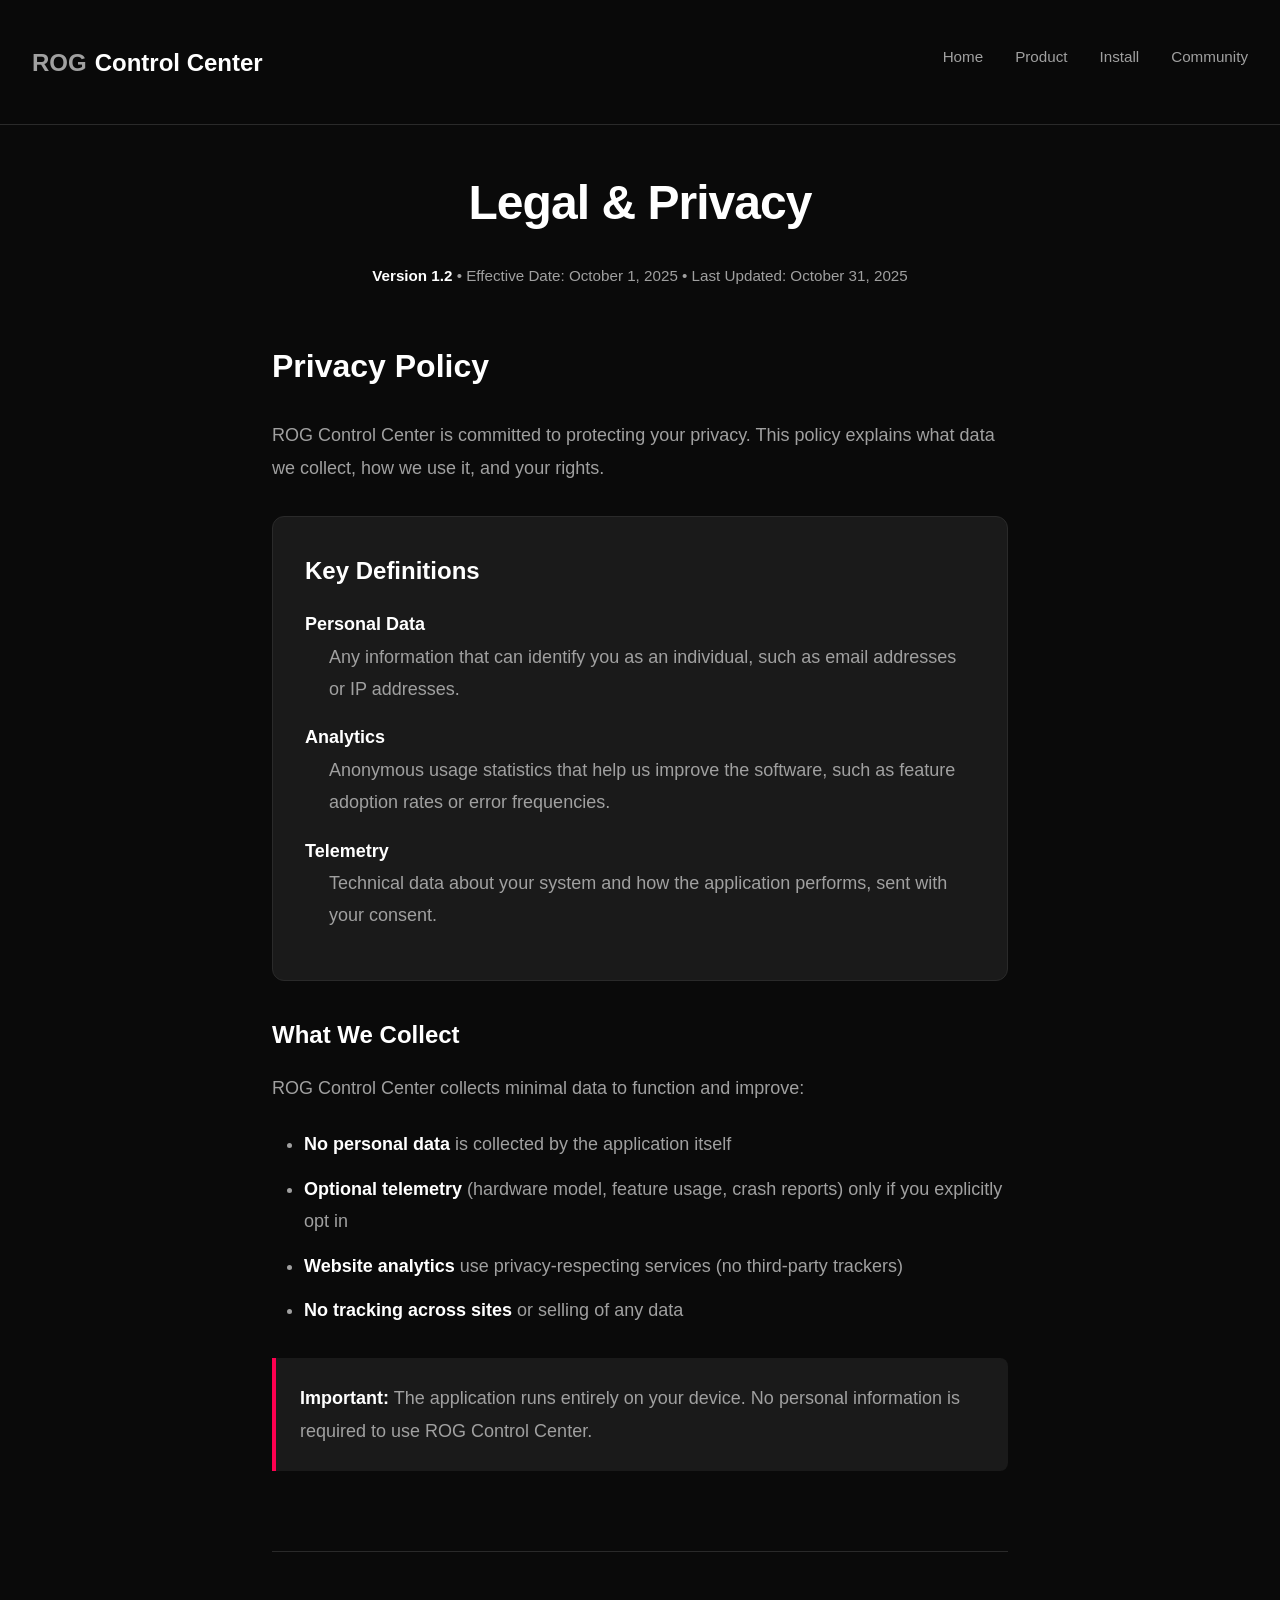
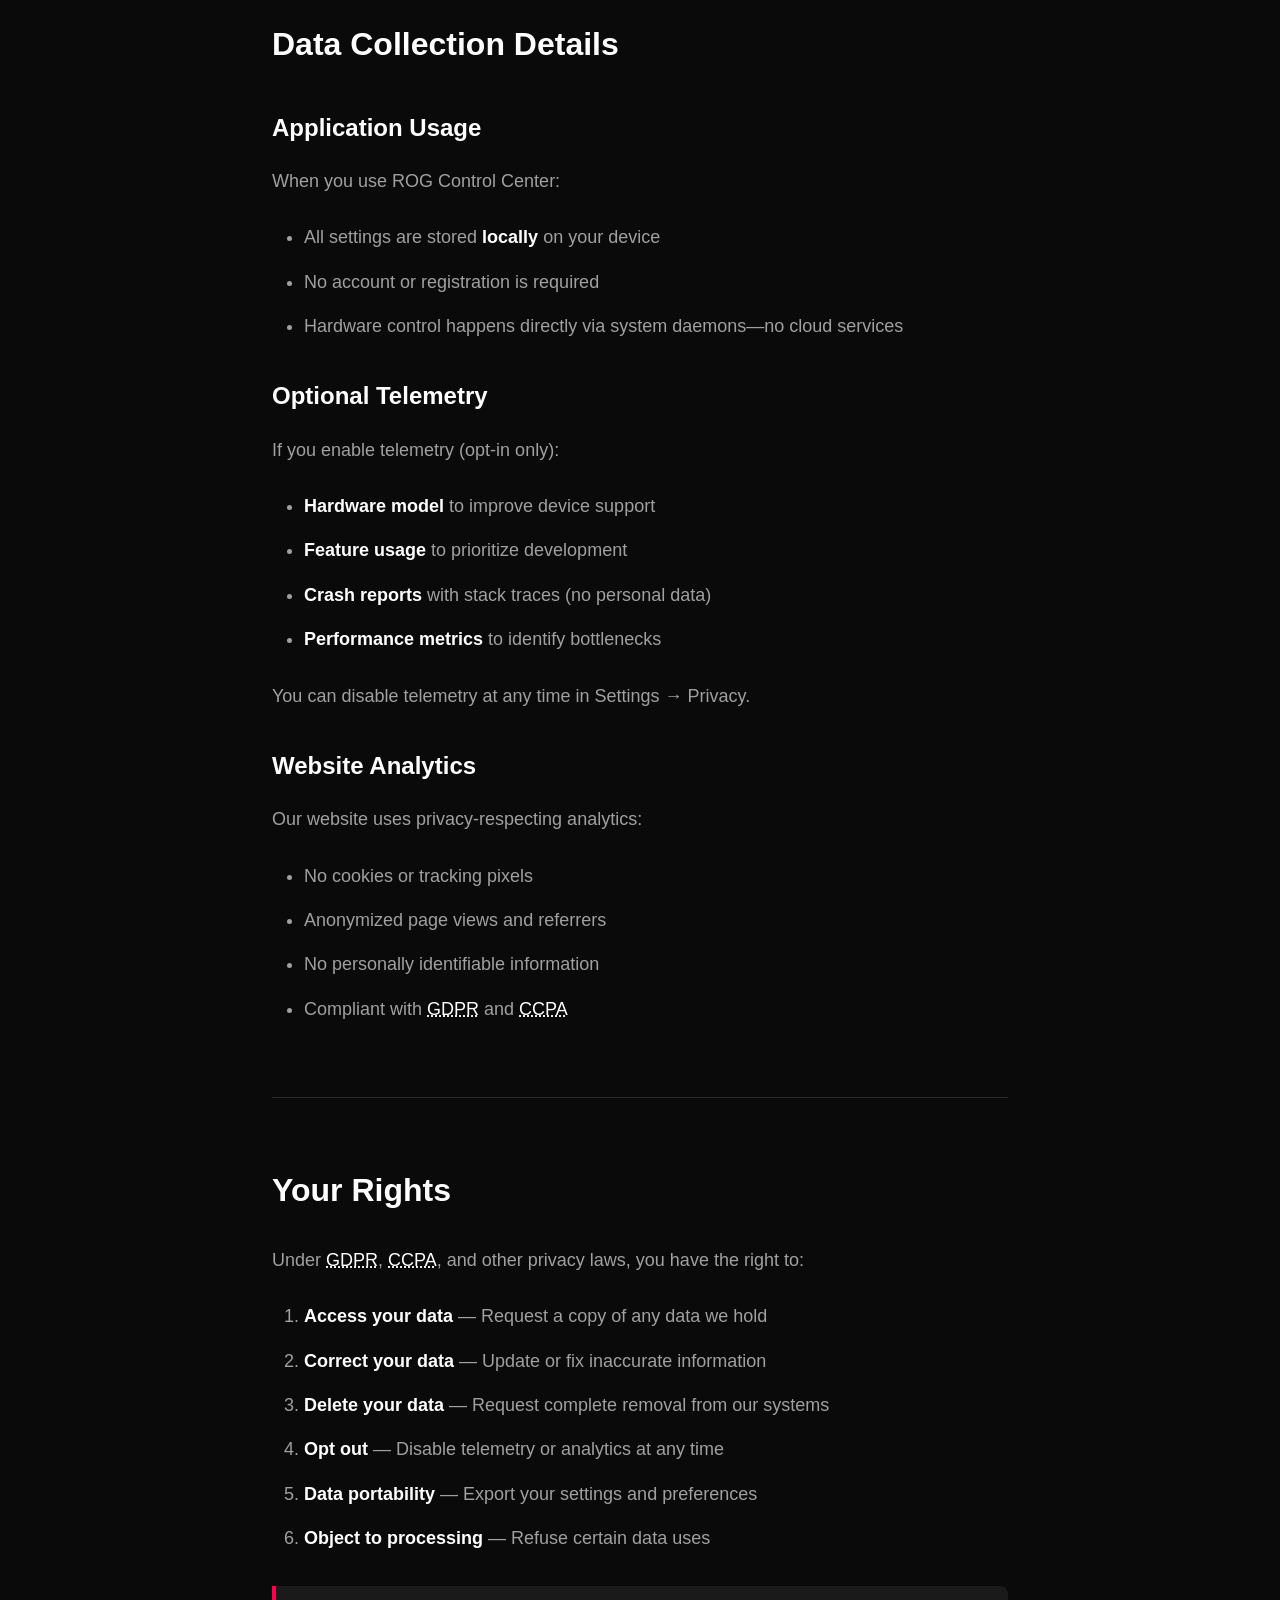
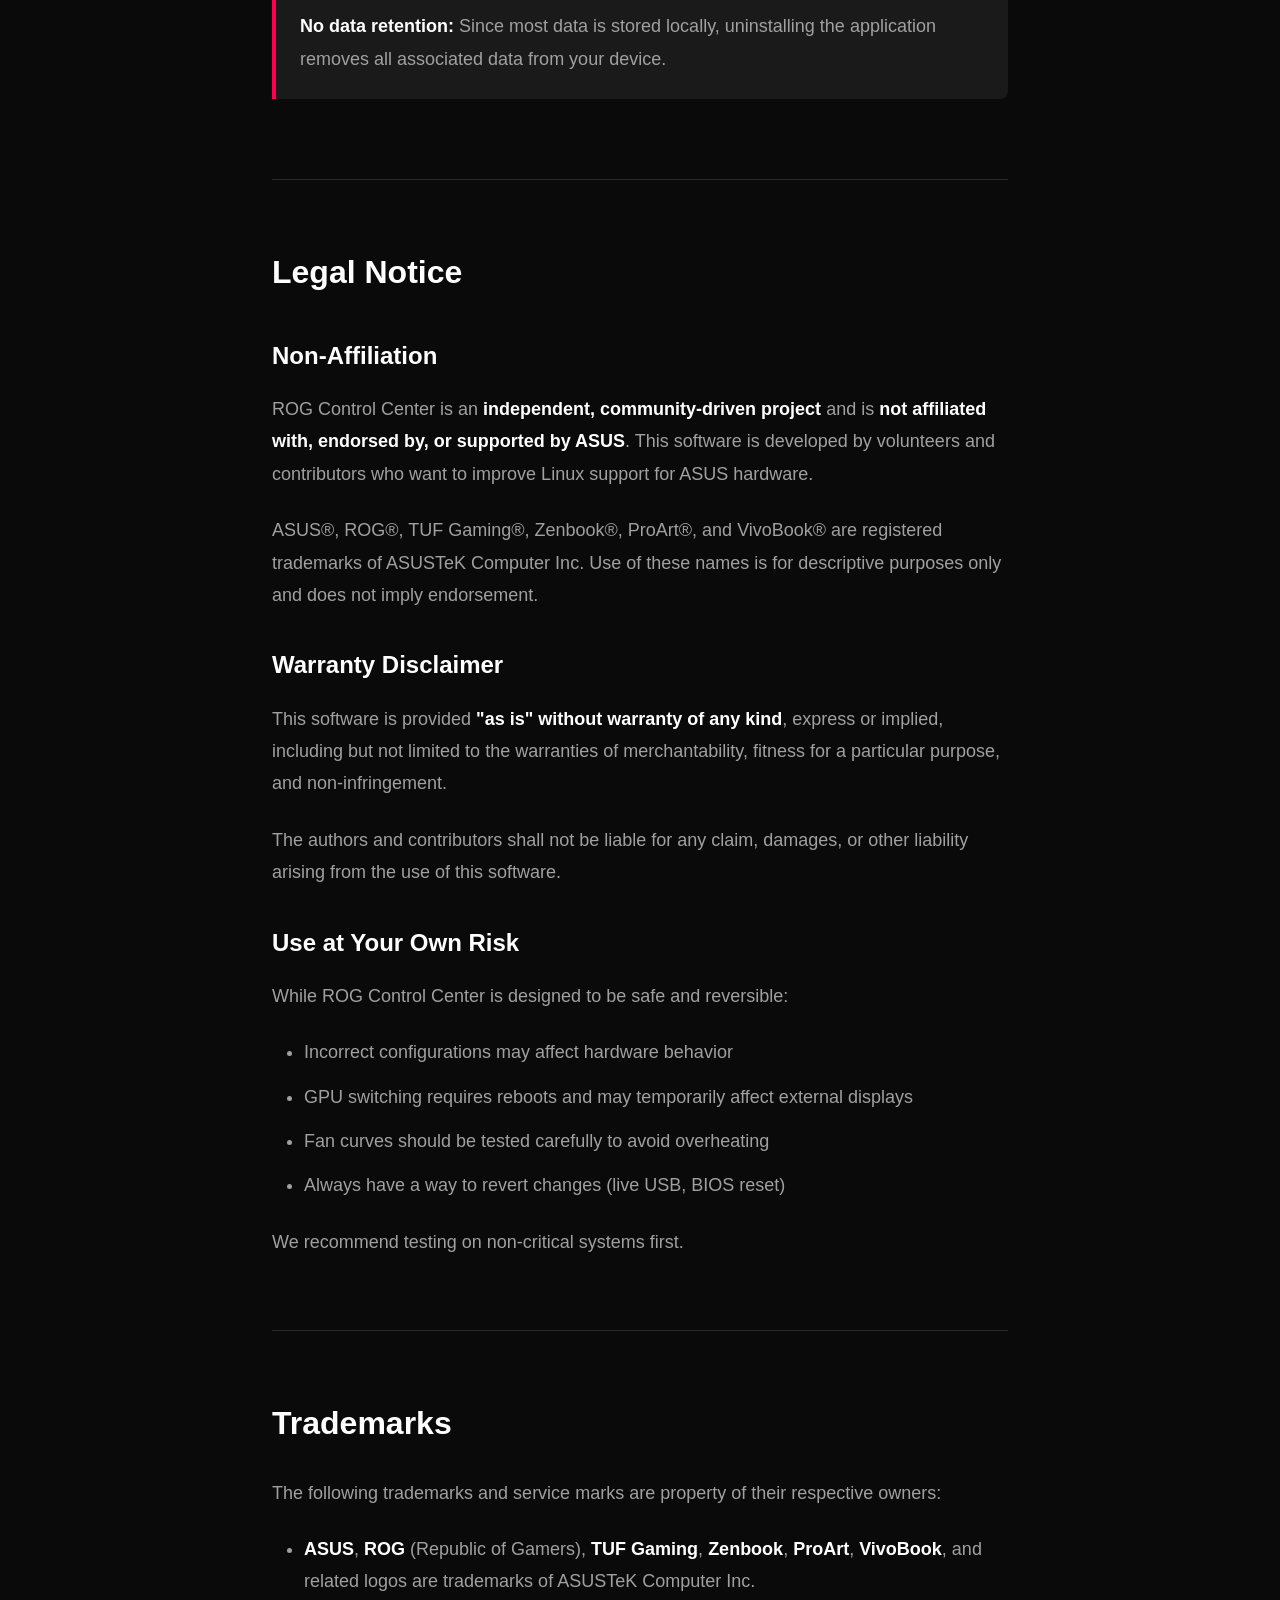
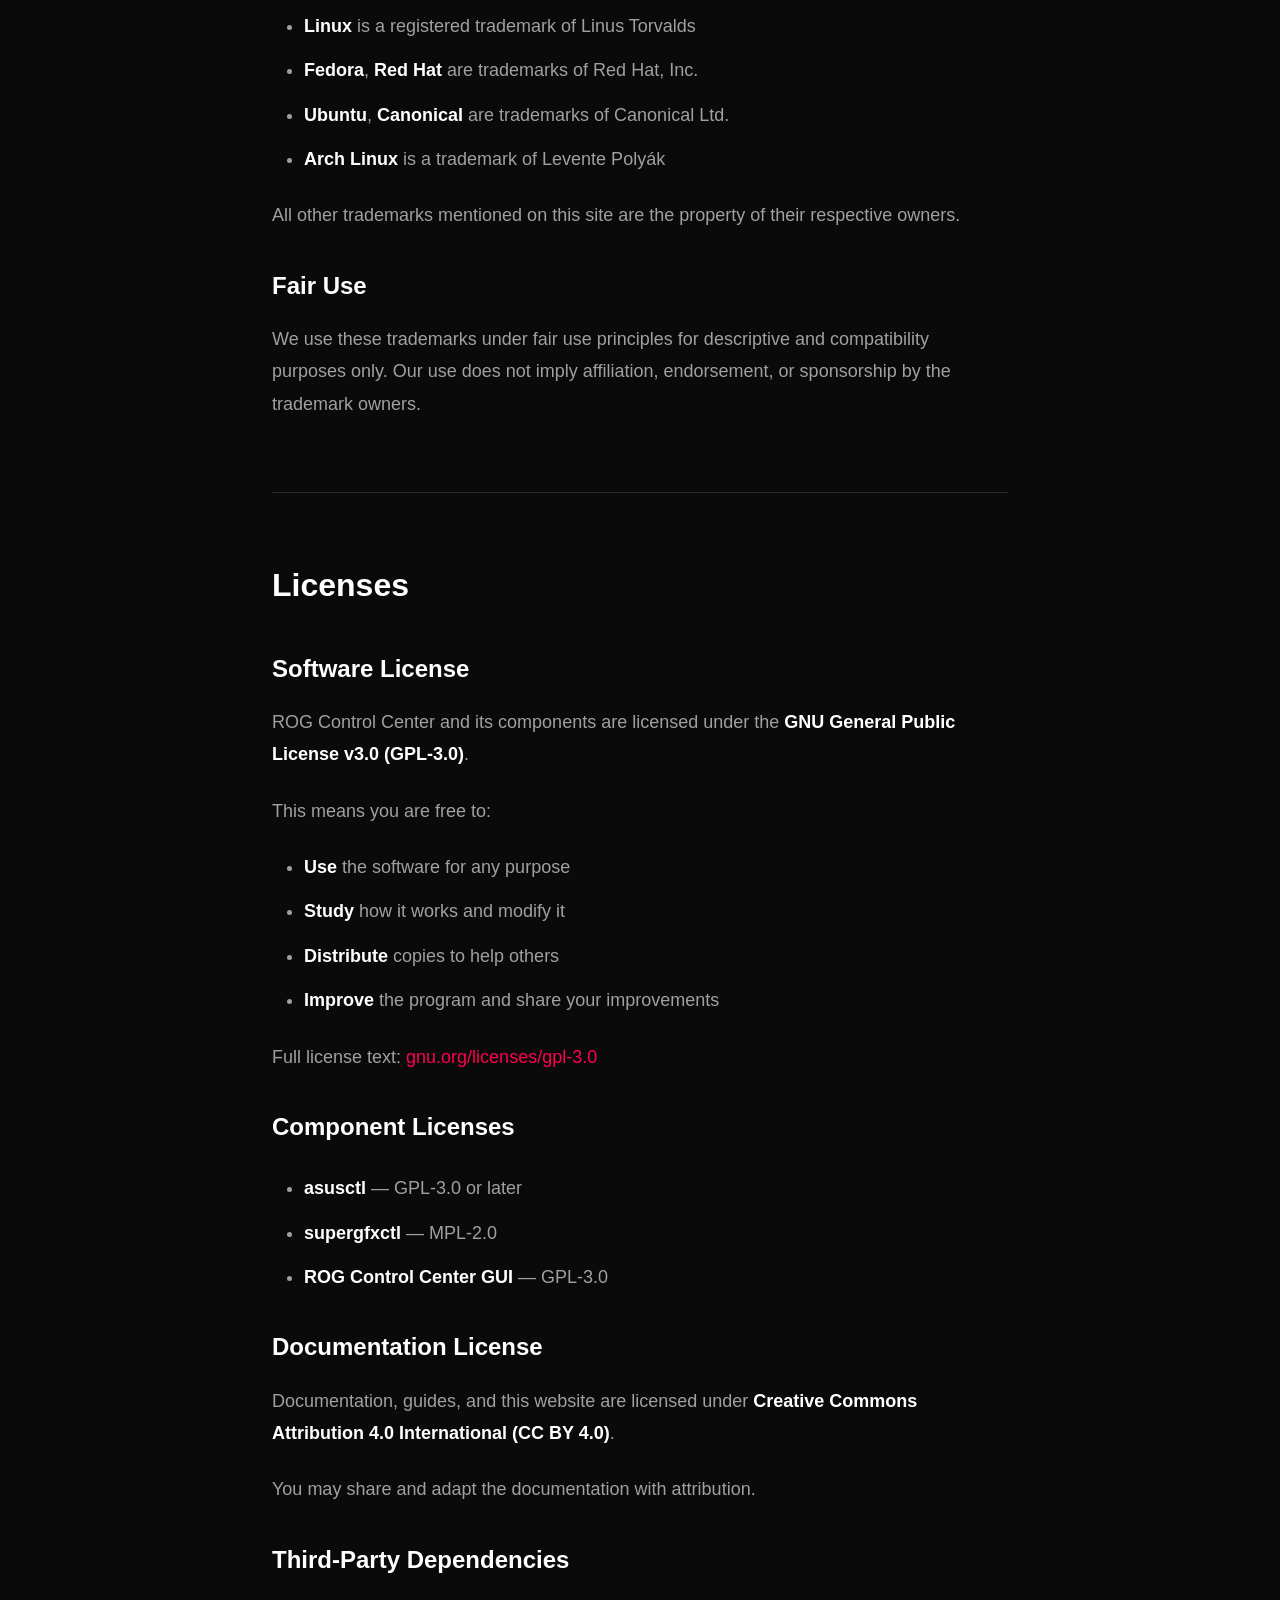
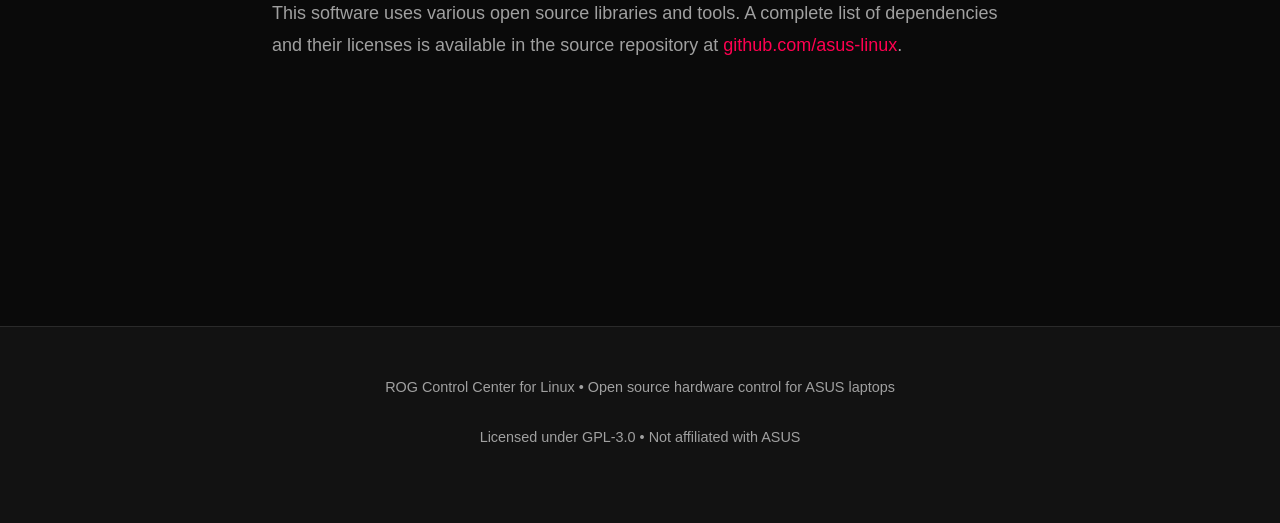
<file: Pages/sub-page/rog-legal-privacy.html>
<!DOCTYPE html>
<html lang="en">
<head>
    <meta charset="UTF-8">
    <meta name="viewport" content="width=device-width, initial-scale=1.0">
    <title>Legal & Privacy - ROG Control Center</title>
    <link rel="stylesheet" href="style/legal-privacy-styles.css">
</head>
<body>
    <nav>
        <div class="nav-container">
            <a href="/" class="logo">
                <span class="logo-accent">ROG</span> Control Center
            </a>
            <ul class="nav-links">
                <li><a href="/">Home</a></li>
                <li><a href="../rog-product-hub.html">Product</a></li>
                <li><a href="../rog-install-complete.html">Install</a></li>
                <li><a href="../rog-community-page.html">Community</a></li>
            </ul>
        </div>
    </nav>

    <main>
        <div class="page-header">
            <h1>Legal & Privacy</h1>
            <p class="version-info"><strong>Version 1.2</strong> • Effective Date: October 1, 2025 • Last Updated: October 31, 2025</p>
        </div>

        <section class="section" id="privacy-policy">
            <h2>Privacy Policy</h2>
            
            <p>ROG Control Center is committed to protecting your privacy. This policy explains what data we collect, how we use it, and your rights.</p>

            <div class="definitions">
                <h3>Key Definitions</h3>
                <dl>
                    <dt>Personal Data</dt>
                    <dd>Any information that can identify you as an individual, such as email addresses or IP addresses.</dd>
                    
                    <dt>Analytics</dt>
                    <dd>Anonymous usage statistics that help us improve the software, such as feature adoption rates or error frequencies.</dd>
                    
                    <dt>Telemetry</dt>
                    <dd>Technical data about your system and how the application performs, sent with your consent.</dd>
                </dl>
            </div>

            <h3>What We Collect</h3>
            <p>ROG Control Center collects minimal data to function and improve:</p>
            
            <ul>
                <li><strong>No personal data</strong> is collected by the application itself</li>
                <li><strong>Optional telemetry</strong> (hardware model, feature usage, crash reports) only if you explicitly opt in</li>
                <li><strong>Website analytics</strong> use privacy-respecting services (no third-party trackers)</li>
                <li><strong>No tracking across sites</strong> or selling of any data</li>
            </ul>

            <div class="highlight-box">
                <p><strong>Important:</strong> The application runs entirely on your device. No personal information is required to use ROG Control Center.</p>
            </div>
        </section>

        <section class="section" id="data-collection">
            <h2>Data Collection Details</h2>

            <h3>Application Usage</h3>
            <p>When you use ROG Control Center:</p>
            <ul>
                <li>All settings are stored <strong>locally</strong> on your device</li>
                <li>No account or registration is required</li>
                <li>Hardware control happens directly via system daemons—no cloud services</li>
            </ul>

            <h3>Optional Telemetry</h3>
            <p>If you enable telemetry (opt-in only):</p>
            <ul>
                <li><strong>Hardware model</strong> to improve device support</li>
                <li><strong>Feature usage</strong> to prioritize development</li>
                <li><strong>Crash reports</strong> with stack traces (no personal data)</li>
                <li><strong>Performance metrics</strong> to identify bottlenecks</li>
            </ul>

            <p>You can disable telemetry at any time in Settings → Privacy.</p>

            <h3>Website Analytics</h3>
            <p>Our website uses privacy-respecting analytics:</p>
            <ul>
                <li>No cookies or tracking pixels</li>
                <li>Anonymized page views and referrers</li>
                <li>No personally identifiable information</li>
                <li>Compliant with <abbr title="General Data Protection Regulation">GDPR</abbr> and <abbr title="California Consumer Privacy Act">CCPA</abbr></li>
            </ul>
        </section>

        <section class="section" id="your-rights">
            <h2>Your Rights</h2>

            <p>Under <abbr title="General Data Protection Regulation">GDPR</abbr>, <abbr title="California Consumer Privacy Act">CCPA</abbr>, and other privacy laws, you have the right to:</p>

            <ol>
                <li><strong>Access your data</strong> — Request a copy of any data we hold</li>
                <li><strong>Correct your data</strong> — Update or fix inaccurate information</li>
                <li><strong>Delete your data</strong> — Request complete removal from our systems</li>
                <li><strong>Opt out</strong> — Disable telemetry or analytics at any time</li>
                <li><strong>Data portability</strong> — Export your settings and preferences</li>
                <li><strong>Object to processing</strong> — Refuse certain data uses</li>
            </ol>

            

            <div class="highlight-box">
                <p><strong>No data retention:</strong> Since most data is stored locally, uninstalling the application removes all associated data from your device.</p>
            </div>
        </section>

        <section class="section" id="legal-notice">
            <h2>Legal Notice</h2>

            <h3>Non-Affiliation</h3>
            <p>ROG Control Center is an <strong>independent, community-driven project</strong> and is <strong>not affiliated with, endorsed by, or supported by ASUS</strong>. This software is developed by volunteers and contributors who want to improve Linux support for ASUS hardware.</p>

            <p>ASUS®, ROG®, TUF Gaming®, Zenbook®, ProArt®, and VivoBook® are registered trademarks of ASUSTeK Computer Inc. Use of these names is for descriptive purposes only and does not imply endorsement.</p>

            <h3>Warranty Disclaimer</h3>
            <p>This software is provided <strong>"as is" without warranty of any kind</strong>, express or implied, including but not limited to the warranties of merchantability, fitness for a particular purpose, and non-infringement.</p>

            <p>The authors and contributors shall not be liable for any claim, damages, or other liability arising from the use of this software.</p>

            <h3>Use at Your Own Risk</h3>
            <p>While ROG Control Center is designed to be safe and reversible:</p>
            <ul>
                <li>Incorrect configurations may affect hardware behavior</li>
                <li>GPU switching requires reboots and may temporarily affect external displays</li>
                <li>Fan curves should be tested carefully to avoid overheating</li>
                <li>Always have a way to revert changes (live USB, BIOS reset)</li>
            </ul>

            <p>We recommend testing on non-critical systems first.</p>
        </section>

        <section class="section" id="trademarks">
            <h2>Trademarks</h2>

            <p>The following trademarks and service marks are property of their respective owners:</p>

            <ul>
                <li><strong>ASUS</strong>, <strong>ROG</strong> (Republic of Gamers), <strong>TUF Gaming</strong>, <strong>Zenbook</strong>, <strong>ProArt</strong>, <strong>VivoBook</strong>, and related logos are trademarks of ASUSTeK Computer Inc.</li>
                <li><strong>Linux</strong> is a registered trademark of Linus Torvalds</li>
                <li><strong>Fedora</strong>, <strong>Red Hat</strong> are trademarks of Red Hat, Inc.</li>
                <li><strong>Ubuntu</strong>, <strong>Canonical</strong> are trademarks of Canonical Ltd.</li>
                <li><strong>Arch Linux</strong> is a trademark of Levente Polyák</li>
            </ul>

            <p>All other trademarks mentioned on this site are the property of their respective owners.</p>

            <h3>Fair Use</h3>
            <p>We use these trademarks under fair use principles for descriptive and compatibility purposes only. Our use does not imply affiliation, endorsement, or sponsorship by the trademark owners.</p>
        </section>

        <section class="section" id="licenses">
            <h2>Licenses</h2>

            <h3>Software License</h3>
            <p>ROG Control Center and its components are licensed under the <strong>GNU General Public License v3.0 (GPL-3.0)</strong>.</p>

            <p>This means you are free to:</p>
            <ul>
                <li><strong>Use</strong> the software for any purpose</li>
                <li><strong>Study</strong> how it works and modify it</li>
                <li><strong>Distribute</strong> copies to help others</li>
                <li><strong>Improve</strong> the program and share your improvements</li>
            </ul>

            <p>Full license text: <a href="https://www.gnu.org/licenses/gpl-3.0.html" target="_blank" rel="noopener">gnu.org/licenses/gpl-3.0</a></p>

            <h3>Component Licenses</h3>
            <ul>
                <li><strong>asusctl</strong> — GPL-3.0 or later</li>
                <li><strong>supergfxctl</strong> — MPL-2.0</li>
                <li><strong>ROG Control Center GUI</strong> — GPL-3.0</li>
            </ul>

            <h3>Documentation License</h3>
            <p>Documentation, guides, and this website are licensed under <strong>Creative Commons Attribution 4.0 International (CC BY 4.0)</strong>.</p>

            <p>You may share and adapt the documentation with attribution.</p>

            <h3>Third-Party Dependencies</h3>
            <p>This software uses various open source libraries and tools. A complete list of dependencies and their licenses is available in the source repository at <a href="https://github.com/asus-linux" target="_blank" rel="noopener">github.com/asus-linux</a>.</p>
        </section>

        
    </main>

    <footer>
        <div class="footer-content">
            <p>ROG Control Center for Linux • Open source hardware control for ASUS laptops</p>
            <p style="margin-top: 0.5rem;">Licensed under GPL-3.0 • Not affiliated with ASUS</p>
            
        </div>
    </footer>
</body>
</html>
</file>
<file: styles/styles.css>
* {
    margin: 0;
    padding: 0;
    box-sizing: border-box;
}

:root {
    --bg-primary: #0a0a0a;
    --bg-secondary: #121212;
    --bg-card: #1a1a1a;
    --accent-red: #ff0050;
    --accent-red-dim: rgba(255, 0, 80, 0.1);
    --text-primary: #ffffff;
    --text-secondary: #a0a0a0;
    --border: #2a2a2a;
    --neutral-accent: #3a3a3a;
}


body {
    font-family: -apple-system, BlinkMacSystemFont, "Segoe UI", sans-serif;
    background: var(--bg-primary);
    color: var(--text-primary);
    line-height: 1.6;
    overflow-x: hidden;
    /* use default cursor for accessibility */
    cursor: auto;
    scroll-behavior: smooth;
}

/* minimal JS approach: no custom cursor elements */

/* Navigation */
nav {
    position: fixed;
    top: 0;
    width: 100%;
    background: rgba(10, 10, 10, 0.8);
    backdrop-filter: blur(10px);
    z-index: 1000;
    border-bottom: 1px solid var(--border);
}
.ROG-logo {
    height: auto;
    max-height: 100px;
}

.nav-container {
    max-width: 1400px;
    margin: 0 auto;
    padding: 1rem 2rem;
    display: flex;
    justify-content: space-between;
    align-items: center;
}

.logo {
    display: flex;
    align-items: center;
}

.logo img {
    height: 60px;
    width: auto;
    vertical-align: middle;
}

.logo-accent {
    color: var(--text-secondary);
}

.nav-links {
    display: flex;
    gap: 2rem;
    list-style: none;
}

.nav-links a {
    color: var(--text-secondary);
    text-decoration: none;
    transition: color 0.3s;
    font-size: 0.95rem;
}

.nav-links a:hover {
    color: var(--text-primary);
}

/* Hero Section */
.hero {
    min-height: 100vh;
    display: flex;
    align-items: center;
    justify-content: center;
    position: relative;
    padding: 8rem 2rem 4rem;
    overflow: hidden;
}

.hero-bg {
    position: absolute;
    top: 0;
    left: 0;
    right: 0;
    bottom: 0;
    background: radial-gradient(circle at 50% 20%, rgba(255, 0, 80, 0.05), transparent 60%);
    pointer-events: none;
    transition: background 0.3s ease;
}

.hero-content {
    max-width: 1400px;
    width: 100%;
    text-align: center;
    position: relative;
    z-index: 1;
}

h1 {
    font-size: clamp(2.5rem, 7vw, 4.5rem);
    font-weight: 800;
    line-height: 1.2;
    margin-bottom: 1.5rem;
    letter-spacing: -0.02em;
}

.hero-subtext {
    font-size: 1.15rem;
    color: var(--text-secondary);
    margin-bottom: 2rem;
    max-width: 700px;
    margin-left: auto;
    margin-right: auto;
    line-height: 1.7;
}

/* Mini Demo in Hero */
.mini-demo {
    max-width: 500px;
    margin: 2rem auto;
    background: var(--bg-card);
    border: 1px solid var(--border);
    border-radius: 12px;
    padding: 2rem;
    text-align: left;
}

.demo-header {
    display: flex;
    justify-content: space-between;
    align-items: center;
    margin-bottom: 1.5rem;
}

.demo-mode {
    font-size: 1.25rem;
    font-weight: 600;
    color: var(--text-primary);
}

.demo-badge {
    background: rgba(255, 0, 80, 0.15);
    color: var(--accent-red);
    padding: 0.25rem 0.75rem;
    border-radius: 6px;
    font-size: 0.8rem;
    font-weight: 600;
    opacity: 0;
    transition: opacity 0.3s;
}

.demo-badge.visible {
    opacity: 1;
}

.demo-row {
    display: flex;
    justify-content: space-between;
    padding: 0.75rem 0;
    border-bottom: 1px solid var(--border);
}

.demo-row:last-child {
    border-bottom: none;
}

.demo-label {
    color: var(--text-secondary);
    font-size: 0.9rem;
}

.demo-value {
    color: var(--text-primary);
    font-weight: 600;
}

.cta-group {
    display: flex;
    gap: 1rem;
    justify-content: center;
    flex-wrap: wrap;
    margin-top: 2.5rem;
    margin-bottom: 4rem;
}

.btn {
    padding: 1rem 2.5rem;
    border-radius: 8px;
    font-size: 1rem;
    font-weight: 600;
    cursor: pointer;
    transition: all 0.3s;
    border: none;
    text-decoration: none;
    display: inline-block;
}

.btn-primary {
    background: var(--accent-red);
    color: white;
    box-shadow: 0 4px 20px rgba(255, 0, 80, 0.3);
}

.btn-primary:hover {
    transform: translateY(-2px);
    box-shadow: 0 8px 30px rgba(255, 0, 81, 0.4);
}

.btn-secondary {
    background: var(--bg-card);
    color: var(--text-primary);
    border: 1px solid var(--border);
}

.btn-secondary:hover {
    border-color: var(--text-primary);
    transform: translateY(-2px);
}

/* Social Proof with Tooltips */
.social-proof {
    display: flex;
    gap: 3rem;
    justify-content: center;
    flex-wrap: wrap;
    padding: 2rem;
    background: var(--bg-card);
    border-radius: 12px;
    border: 1px solid var(--border);
    max-width: 900px;
    margin: 0 auto;
}

.stat {
    text-align: center;
    position: relative;
    cursor: help;
}

.stat-number {
    font-size: 2rem;
    font-weight: 700;
    color: var(--text-primary);
    display: block;
}

.stat-label {
    color: var(--text-secondary);
    font-size: 0.9rem;
}

.tooltip {
    position: absolute;
    bottom: 100%;
    left: 50%;
    transform: translateX(-50%) translateY(-8px);
    background: var(--bg-primary);
    border: 1px solid var(--border);
    padding: 0.5rem 1rem;
    border-radius: 6px;
    font-size: 0.85rem;
    white-space: nowrap;
    opacity: 0;
    pointer-events: none;
    transition: opacity 0.3s;
    margin-bottom: 8px;
}

.stat:hover .tooltip {
    opacity: 1;
}

/* Section Container */
section {
    max-width: 1400px;
    margin: 0 auto;
    padding: 6rem 2rem;
}

.section-title {
    font-size: 2.5rem;
    margin-bottom: 3rem;
    text-align: center;
}

/* Feature Grid */
.feature-grid {
    display: grid;
    grid-template-columns: repeat(auto-fit, minmax(320px, 1fr));
    gap: 2rem;
    margin-top: 4rem;
}

.feature-card {
    background: var(--bg-card);
    border: 1px solid var(--border);
    border-radius: 16px;
    padding: 2.5rem;
    transition: all 0.3s;
    position: relative;
    overflow: hidden;
}

.feature-card::before {
    content: "";
    position: absolute;
    top: 0;
    left: 0;
    right: 0;
    height: 3px;
    background: var(--neutral-accent);
    transform: scaleX(0);
    transition: all 0.3s;
}

.feature-card:hover {
    transform: translateY(-4px);
    border-color: var(--text-primary);
}

.feature-card:hover::before {
    transform: scaleX(1);
    background: var(--accent-red);
}

.feature-icon {
    width: 60px;
    height: 60px;
    background: rgba(255, 255, 255, 0.05);
    border-radius: 12px;
    display: flex;
    align-items: center;
    justify-content: center;
    margin-bottom: 1.5rem;
    font-size: 1.8rem;
    transition: background 0.3s;
}

.feature-card:hover .feature-icon {
    background: var(--accent-red-dim);
}

.feature-title {
    font-size: 1.5rem;
    margin-bottom: 1rem;
    font-weight: 600;
}

.feature-desc {
    color: var(--text-secondary);
    line-height: 1.7;
    margin-bottom: 1.5rem;
}

.feature-link {
    color: var(--text-secondary);
    text-decoration: none;
    font-size: 0.9rem;
    display: inline-flex;
    align-items: center;
    gap: 0.5rem;
    transition: color 0.3s;
}

.feature-link:hover {
    color: var(--accent-red);
}

/* Interactive Demo Panel */
.demo-panel {
    background: var(--bg-secondary);
    border: 1px solid var(--border);
    border-radius: 16px;
    padding: 3rem;
    margin: 3rem 0;
}

.demo-controls {
    display: grid;
    grid-template-columns: repeat(auto-fit, minmax(250px, 1fr));
    gap: 1.5rem;
}

.control-item {
    background: var(--bg-card);
    padding: 1.5rem;
    border-radius: 12px;
    border: 1px solid var(--border);
    cursor: pointer;
    transition: all 0.3s;
    position: relative;
}

.control-item:hover {
    border-color: var(--text-primary);
    transform: translateY(-2px);
}

.control-item.active {
    border-color: var(--accent-red);
    background: var(--accent-red-dim);
}

.control-label {
    font-size: 0.9rem;
    color: var(--text-secondary);
    margin-bottom: 0.5rem;
}

.control-value {
    font-size: 1.25rem;
    font-weight: 600;
    color: var(--text-primary);
    display: flex;
    align-items: center;
    gap: 0.5rem;
}

.toggle-indicator {
    width: 40px;
    height: 20px;
    background: var(--border);
    border-radius: 10px;
    position: relative;
    transition: background 0.3s;
}

.toggle-indicator::after {
    content: "";
    position: absolute;
    width: 16px;
    height: 16px;
    background: white;
    border-radius: 50%;
    top: 2px;
    left: 2px;
    transition: transform 0.3s;
}

.control-item.active .toggle-indicator {
    background: var(--accent-red);
}

.control-item.active .toggle-indicator::after {
    transform: translateX(20px);
}

/* Install Steps */
.install-container {
    background: var(--bg-card);
    border: 1px solid var(--border);
    border-radius: 16px;
    padding: 3rem;
    max-width: 900px;
    margin: 0 auto;
}

.distro-tabs {
    display: flex;
    gap: 1rem;
    margin-bottom: 2rem;
    flex-wrap: wrap;
}

.distro-tab {
    padding: 0.75rem 1.5rem;
    background: var(--bg-secondary);
    border: 1px solid var(--border);
    border-radius: 8px;
    cursor: pointer;
    transition: all 0.3s;
}

.distro-tab.active {
    background: var(--accent-red);
    border-color: var(--accent-red);
}

.code-block {
    background: var(--bg-primary);
    border: 1px solid var(--border);
    border-radius: 8px;
    padding: 1.5rem;
    font-family: "Courier New", monospace;
    font-size: 0.9rem;
    position: relative;
    margin: 1rem 0;
}

.copy-btn {
    position: absolute;
    top: 1rem;
    right: 1rem;
    padding: 0.5rem 1rem;
    background: var(--bg-card);
    border: 1px solid var(--border);
    border-radius: 6px;
    cursor: pointer;
    font-size: 0.85rem;
    color: var(--text-secondary);
    transition: all 0.3s;
}

.copy-btn:hover {
    color: var(--text-primary);
    border-color: var(--text-primary);
}

.copy-btn.copied {
    color: #00ff88;
    border-color: #00ff88;
}

.success-check {
    margin-top: 1.5rem;
    padding: 1.5rem;
    background: var(--bg-secondary);
    border: 1px solid var(--border);
    border-radius: 8px;
    display: none;
}

.success-check.visible {
    display: block;
}

.check-question {
    font-size: 1rem;
    margin-bottom: 1rem;
    display: flex;
    align-items: center;
    gap: 0.75rem;
}

.check-btn {
    padding: 0.5rem 1rem;
    background: var(--bg-card);
    border: 1px solid var(--border);
    border-radius: 6px;
    cursor: pointer;
    font-size: 0.9rem;
    color: var(--text-primary);
    margin-right: 0.5rem;
    transition: all 0.3s;
}

.check-btn:hover {
    border-color: var(--accent-red);
}

.troubleshoot {
    margin-top: 1rem;
    padding: 1rem;
    background: var(--bg-card);
    border-radius: 6px;
    display: none;
}

.troubleshoot.visible {
    display: block;
}

/* Playbook Cards */
.playbook-meta {
    display: flex;
    gap: 1rem;
    flex-wrap: wrap;
    margin-bottom: 1rem;
    font-size: 0.85rem;
}

.meta-item {
    color: var(--text-secondary);
}

.demo-badge-card {
    background: rgba(255, 0, 80, 0.15);
    color: var(--accent-red);
    padding: 0.25rem 0.75rem;
    border-radius: 6px;
    font-size: 0.75rem;
    font-weight: 600;
}

/* Footer */
footer {
    border-top: 1px solid var(--border);
    padding: 3rem 2rem;
    background: var(--bg-secondary);
}

.footer-content {
    max-width: 1400px;
    margin: 0 auto;
    display: grid;
    grid-template-columns: repeat(auto-fit, minmax(200px, 1fr));
    gap: 2rem;
}

.footer-section h3 {
    margin-bottom: 1rem;
    font-size: 1rem;
}

.footer-links {
    list-style: none;
}

.footer-links a {
    color: var(--text-secondary);
    text-decoration: none;
    display: block;
    margin-bottom: 0.5rem;
    transition: color 0.3s;
}

.footer-links a:hover {
    color: var(--accent-red);
}

/* Animations */
@keyframes fadeInUp {
    from {
        opacity: 0;
        transform: translateY(30px);
    }
    to {
        opacity: 1;
        transform: translateY(0);
    }
}

.fade-in-up {
    animation: fadeInUp 0.8s ease-out forwards;
}

/* Mobile Menu */
.mobile-menu-btn {
    display: none;
    background: none;
    border: none;
    color: var(--text-primary);
    font-size: 1.5rem;
    cursor: pointer;
}

@media (max-width: 768px) {
    body {
        cursor: auto;
    }

    .cursor,
    .cursor-glow {
        display: none;
    }

    .nav-links {
        display: none;
    }

    .mobile-menu-btn {
        display: block;
    }

    .hero {
        padding: 6rem 1rem 3rem;
    }

    .social-proof {
        gap: 1.5rem;
    }

    section {
        padding: 4rem 1rem;
    }
}

.demo-link {
    text-decoration: none;
    color: inherit;
}
</file>
<file: Styles/community-styles.css>
* {
            margin: 0;
            padding: 0;
            box-sizing: border-box;
        }

        :root {
            --bg-primary: #0a0a0a;
            --bg-secondary: #121212;
            --bg-card: #1a1a1a;
            --accent-red: #ff0050;
            --text-primary: #ffffff;
            --text-secondary: #a0a0a0;
            --border: #2a2a2a;
            --neutral-accent: #3a3a3a;
        }

        body {
            font-family: -apple-system, BlinkMacSystemFont, 'Segoe UI', sans-serif;
            background: var(--bg-primary);
            color: var(--text-primary);
            line-height: 1.6;
        }

        nav {
            position: fixed;
            top: 0;
            width: 100%;
            background: rgba(10, 10, 10, 0.95);
            backdrop-filter: blur(10px);
            z-index: 1000;
            border-bottom: 1px solid var(--border);
        }
         .ROG-logo{
            height: auto;
            max-height: 100px;
        }

        .nav-container {
            max-width: 1400px;
            margin: 0 auto;
            padding: 1rem 2rem;
            display: flex;
            justify-content: space-between;
            align-items: center;
        }

        .logo {
            font-size: 1.5rem;
            font-weight: 700;
            color: var(--text-primary);
            display: flex;
            align-items: center;
            gap: 0.5rem;
            text-decoration: none;
        }

        .logo-accent {
            color: var(--text-secondary);
        }

        .nav-links {
            display: flex;
            gap: 2rem;
            list-style: none;
        }

        .nav-links a {
            color: var(--text-secondary);
            text-decoration: none;
            transition: color 0.3s;
            font-size: 0.95rem;
        }

        .nav-links a:hover {
            color: var(--text-primary);
        }

        main {
            max-width: 1400px;
            margin: 0 auto;
            padding: 6rem 2rem 4rem;
        }

        .hero {
            text-align: center;
            margin-bottom: 4rem;
        }

        h1 {
            font-size: clamp(2.5rem, 6vw, 4rem);
            font-weight: 800;
            margin-bottom: 1rem;
            letter-spacing: -0.02em;
        }

        .hero-subtext {
            font-size: 1.15rem;
            color: var(--text-secondary);
            max-width: 700px;
            margin: 0 auto 3rem;
            line-height: 1.7;
        }

        .primary-cards {
            display: grid;
            grid-template-columns: repeat(auto-fit, minmax(320px, 1fr));
            gap: 1.5rem;
            margin-bottom: 1.5rem;
        }

        .community-card {
            background: var(--bg-card);
            border: 1px solid var(--border);
            border-radius: 12px;
            padding: 2rem;
            transition: all 0.3s;
        }

        .community-card:hover {
            border-color: var(--neutral-accent);
        }

        .card-icon {
            width: 100%;
            height: 60px;
            margin-bottom: 1.5rem;
            display: flex;
            align-items: center;
            justify-content: center;
        }

        .card-icon svg {
            width: auto;
            height: 100%;
            fill: var(--text-secondary);
            transition: fill 0.3s;
        }

        .community-card:hover .card-icon svg {
            fill: var(--text-primary);
        }

        .card-title {
            font-size: 1.5rem;
            font-weight: 700;
            margin-bottom: 0.75rem;
        }

        .card-description {
            color: var(--text-secondary);
            margin-bottom: 1.5rem;
            line-height: 1.7;
        }

        .card-links {
            list-style: none;
            margin-bottom: 1.5rem;
        }

        .card-links li {
            margin-bottom: 0.5rem;
        }

        .card-links a {
            color: var(--text-primary);
            text-decoration: none;
            display: inline-block;
            transition: color 0.3s;
        }

        .card-links a:hover {
            color: var(--accent-red);
        }

        .card-links a::before {
            content: "→ ";
            color: var(--text-secondary);
        }

        .expect-list {
            list-style: none;
            font-size: 0.9rem;
            color: var(--text-secondary);
        }

        .expect-list li {
            padding-left: 1.5rem;
            position: relative;
            margin-bottom: 0.5rem;
        }

        .expect-list li::before {
            content: "•";
            position: absolute;
            left: 0.5rem;
        }

        .secondary-card {
            background: var(--bg-card);
            border: 1px solid var(--border);
            border-radius: 12px;
            padding: 1.5rem;
            text-align: center;
        }

        .secondary-card h3 {
            font-size: 1.1rem;
            margin-bottom: 0.5rem;
        }

        .secondary-card a {
            color: var(--accent-red);
            text-decoration: none;
        }

        .secondary-card a:hover {
            text-decoration: underline;
        }

        section {
            margin-bottom: 4rem;
        }

        h2 {
            font-size: 2rem;
            font-weight: 700;
            margin-bottom: 2rem;
        }

        .two-column {
            display: grid;
            grid-template-columns: repeat(auto-fit, minmax(300px, 1fr));
            gap: 1.5rem;
        }

        .help-link-card {
            background: var(--bg-card);
            border: 1px solid var(--border);
            border-radius: 12px;
            padding: 1.5rem;
            transition: all 0.3s;
        }

        .help-link-card:hover {
            border-color: var(--neutral-accent);
        }

        .help-link-card h3 {
            font-size: 1.1rem;
            margin-bottom: 0.5rem;
        }

        .help-link-card p {
            color: var(--text-secondary);
            font-size: 0.9rem;
            margin-bottom: 0.75rem;
        }

        .help-link-card a {
            color: var(--accent-red);
            text-decoration: none;
            font-weight: 600;
            font-size: 0.95rem;
        }

        .help-link-card a:hover {
            text-decoration: underline;
        }

        .contribute-steps {
            background: var(--bg-card);
            border: 1px solid var(--border);
            border-radius: 12px;
            padding: 2rem;
            margin-bottom: 1.5rem;
        }

        .contribute-steps ol {
            margin: 1.5rem 0;
            padding-left: 1.5rem;
        }

        .contribute-steps li {
            margin-bottom: 1rem;
            color: var(--text-secondary);
        }

        .button-group {
            display: flex;
            gap: 1rem;
            flex-wrap: wrap;
        }

        .btn {
            padding: 0.75rem 1.5rem;
            border-radius: 8px;
            text-decoration: none;
            font-weight: 600;
            transition: all 0.3s;
            display: inline-block;
        }

        .btn-primary {
            background: var(--accent-red);
            color: white;
        }

        .btn-primary:hover {
            transform: translateY(-2px);
            box-shadow: 0 4px 20px rgba(255, 0, 80, 0.3);
        }

        .btn-secondary {
            background: var(--bg-secondary);
            color: var(--text-primary);
            border: 1px solid var(--border);
        }

        .btn-secondary:hover {
            border-color: var(--text-primary);
        }

        .contributors-grid {
            display: grid;
            grid-template-columns: repeat(auto-fill, minmax(200px, 1fr));
            gap: 1.5rem;
            margin-bottom: 2rem;
        }

        .contributor-card {
            background: var(--bg-card);
            border: 1px solid var(--border);
            border-radius: 12px;
            padding: 1.5rem;
            text-align: center;
            transition: all 0.3s;
        }

        .contributor-card:hover {
            border-color: var(--neutral-accent);
            transform: translateY(-2px);
        }

        .contributor-avatar {
            width: 80px;
            height: 80px;
            border-radius: 50%;
            background: var(--neutral-accent);
            margin: 0 auto 1rem;
            display: flex;
            align-items: center;
            justify-content: center;
            font-size: 1.5rem;
            font-weight: 700;
            color: var(--text-primary);
        }

        /* Ensure avatar images fill the circular container */
        .contributor-avatar {
            overflow: hidden;
            padding: 0;
        }

        .contributor-avatar img {
            width: 100%;
            height: 100%;
            display: block;
            object-fit: cover;
        }

        .contributor-name {
            font-weight: 600;
            margin-bottom: 0.25rem;
        }

        .contributor-role {
            font-size: 0.85rem;
            color: var(--accent-red);
            margin-bottom: 0.5rem;
        }

        .contributor-impact {
            font-size: 0.85rem;
            color: var(--text-secondary);
        }

        .hall-of-helpers {
            background: var(--bg-card);
            border: 1px solid var(--border);
            border-radius: 12px;
            padding: 2rem;
            margin-bottom: 2rem;
        }

        .hall-of-helpers h3 {
            margin-bottom: 1.5rem;
        }

        .helper-avatars {
            display: flex;
            gap: 1rem;
            flex-wrap: wrap;
        }

        .helper-avatar {
            text-align: center;
        }

        .helper-avatar-circle {
            width: 60px;
            height: 60px;
            border-radius: 50%;
            background: var(--neutral-accent);
            display: flex;
            align-items: center;
            justify-content: center;
            font-weight: 700;
            margin-bottom: 0.5rem;
        }
        .helper-avatar-circle {
            overflow: hidden;
            padding: 0;
        }

        .helper-avatar-circle img {
            width: 100%;
            height: 100%;
            display: block;
            object-fit: cover;
        }

        .helper-name {
            font-size: 0.8rem;
            color: var(--text-secondary);
        }

        .recognition-box {
            background: var(--bg-card);
            border: 1px solid var(--border);
            border-radius: 12px;
            padding: 2rem;
        }

        .recognition-box h3 {
            margin-bottom: 1rem;
        }

        .recognition-box p {
            color: var(--text-secondary);
            line-height: 1.7;
        }

        .etiquette-list {
            background: var(--bg-card);
            border: 1px solid var(--border);
            border-radius: 12px;
            padding: 2rem;
        }

        .etiquette-list ul {
            list-style: none;
        }

        .etiquette-list li {
            padding: 0.75rem 0;
            border-bottom: 1px solid var(--border);
            color: var(--text-secondary);
        }

        .etiquette-list li:last-child {
            border-bottom: none;
        }

        .etiquette-list li::before {
            content: "✓ ";
            color: var(--accent-red);
            font-weight: 700;
            margin-right: 0.5rem;
        }

        .etiquette-list a {
            color: var(--accent-red);
            text-decoration: none;
        }

        .etiquette-list a:hover {
            text-decoration: underline;
        }

        .events-list {
            background: var(--bg-card);
            border: 1px solid var(--border);
            border-radius: 12px;
            padding: 2rem;
        }

        .events-list ul {
            list-style: none;
        }

        .events-list li {
            padding: 0.75rem 0;
            border-bottom: 1px solid var(--border);
        }

        .events-list li:last-child {
            border-bottom: none;
        }

        .events-list strong {
            color: var(--text-primary);
        }

        .events-list a {
            color: var(--accent-red);
            text-decoration: none;
        }

        .events-list a:hover {
            text-decoration: underline;
        }

        footer {
            border-top: 1px solid var(--border);
            padding: 3rem 2rem;
            background: var(--bg-secondary);
            margin-top: 4rem;
        }

        .footer-content {
            max-width: 1400px;
            margin: 0 auto;
            text-align: center;
            color: var(--text-secondary);
            font-size: 0.9rem;
        }

        .footer-content p {
            margin-bottom: 1rem;
        }

        .footer-links {
            display: flex;
            gap: 2rem;
            justify-content: center;
            flex-wrap: wrap;
        }

        .footer-links a {
            color: var(--text-secondary);
            text-decoration: none;
            transition: color 0.3s;
        }

        .footer-links a:hover {
            color: var(--accent-red);
        }

        @media (max-width: 768px) {
            main {
                padding: 5rem 1rem 2rem;
            }

            h1 {
                font-size: 2rem;
            }

            .primary-cards {
                grid-template-columns: 1fr;
            }

            .two-column {
                grid-template-columns: 1fr;
            }

            .contributors-grid {
                grid-template-columns: repeat(auto-fill, minmax(150px, 1fr));
            }

            .button-group {
                flex-direction: column;
            }

            .btn {
                text-align: center;
            }
        }
</file>
<file: styles/community-styles.css>
/* Import global styles */
@import url("global.css");

/* Community-specific styles */

main {
    max-width: 1400px;
    margin: 0 auto;
    padding: 6rem 2rem 4rem;
}

.hero {
    text-align: center;
    margin-bottom: 4rem;
}

.hero-subtext {
    font-size: 1.15rem;
    color: var(--text-secondary);
    max-width: 700px;
    margin: 0 auto 3rem;
    line-height: 1.7;
}

.primary-cards {
    display: grid;
    grid-template-columns: repeat(auto-fit, minmax(320px, 1fr));
    gap: 1.5rem;
    margin-bottom: 1.5rem;
}

.community-card {
    background: var(--bg-card);
    border: 1px solid var(--border);
    border-radius: 12px;
    padding: 2rem;
    transition: all 0.3s;
}

.community-card:hover {
    border-color: var(--neutral-accent);
}

.card-icon {
    width: 100%;
    height: 60px;
    margin-bottom: 1.5rem;
    display: flex;
    align-items: center;
    justify-content: center;
}

.card-icon svg {
    width: auto;
    height: 100%;
    fill: var(--text-secondary);
    transition: fill 0.3s;
}

.community-card:hover .card-icon svg {
    fill: var(--text-primary);
}

.card-title {
    font-size: 1.5rem;
    font-weight: 700;
    margin-bottom: 0.75rem;
}

.card-description {
    color: var(--text-secondary);
    margin-bottom: 1.5rem;
    line-height: 1.7;
}

.card-links {
    list-style: none;
    margin-bottom: 1.5rem;
}

.card-links li {
    margin-bottom: 0.5rem;
}

.card-links a {
    color: var(--text-primary);
    text-decoration: none;
    display: inline-block;
    transition: color 0.3s;
}

.card-links a:hover {
    color: var(--accent-red);
}

.card-links a::before {
    content: "→ ";
    color: var(--text-secondary);
}

.expect-list {
    list-style: none;
    font-size: 0.9rem;
    color: var(--text-secondary);
}

.expect-list li {
    padding-left: 1.5rem;
    position: relative;
    margin-bottom: 0.5rem;
}

.expect-list li::before {
    content: "•";
    position: absolute;
    left: 0.5rem;
}

.secondary-card {
    background: var(--bg-card);
    border: 1px solid var(--border);
    border-radius: 12px;
    padding: 1.5rem;
    text-align: center;
}

.secondary-card h3 {
    font-size: 1.1rem;
    margin-bottom: 0.5rem;
}

.secondary-card a {
    color: var(--accent-red);
    text-decoration: none;
}

.secondary-card a:hover {
    text-decoration: underline;
}

section {
    margin-bottom: 4rem;
}

.two-column {
    display: grid;
    grid-template-columns: repeat(auto-fit, minmax(300px, 1fr));
    gap: 1.5rem;
}

.help-link-card {
    background: var(--bg-card);
    border: 1px solid var(--border);
    border-radius: 12px;
    padding: 1.5rem;
    transition: all 0.3s;
}

.help-link-card:hover {
    border-color: var(--neutral-accent);
}

.help-link-card h3 {
    font-size: 1.1rem;
    margin-bottom: 0.5rem;
}

.help-link-card p {
    color: var(--text-secondary);
    font-size: 0.9rem;
    margin-bottom: 0.75rem;
}

.help-link-card a {
    color: var(--accent-red);
    text-decoration: none;
    font-weight: 600;
    font-size: 0.95rem;
}

.help-link-card a:hover {
    text-decoration: underline;
}

.contribute-steps {
    background: var(--bg-card);
    border: 1px solid var(--border);
    border-radius: 12px;
    padding: 2rem;
    margin-bottom: 1.5rem;
}

.contribute-steps ol {
    margin: 1.5rem 0;
    padding-left: 1.5rem;
}

.contribute-steps li {
    margin-bottom: 1rem;
    color: var(--text-secondary);
}

.button-group {
    display: flex;
    gap: 1rem;
    flex-wrap: wrap;
}

.contributors-grid {
    display: grid;
    grid-template-columns: repeat(auto-fill, minmax(200px, 1fr));
    gap: 1.5rem;
    margin-bottom: 2rem;
}

.contributor-card {
    background: var(--bg-card);
    border: 1px solid var(--border);
    border-radius: 12px;
    padding: 1.5rem;
    text-align: center;
    transition: all 0.3s;
}

.contributor-card:hover {
    border-color: var(--neutral-accent);
    transform: translateY(-2px);
}

.contributor-avatar {
    width: 80px;
    height: 80px;
    border-radius: 50%;
    background: var(--neutral-accent);
    margin: 0 auto 1rem;
    display: flex;
    align-items: center;
    justify-content: center;
    font-size: 1.5rem;
    font-weight: 700;
    color: var(--text-primary);
    overflow: hidden;
    padding: 0;
}

.contributor-avatar img {
    width: 100%;
    height: 100%;
    display: block;
    object-fit: cover;
}

.contributor-name {
    font-weight: 600;
    margin-bottom: 0.25rem;
}

.contributor-role {
    font-size: 0.85rem;
    color: var(--accent-red);
    margin-bottom: 0.5rem;
}

.contributor-impact {
    font-size: 0.85rem;
    color: var(--text-secondary);
}

.hall-of-helpers {
    background: var(--bg-card);
    border: 1px solid var(--border);
    border-radius: 12px;
    padding: 2rem;
    margin-bottom: 2rem;
}

.hall-of-helpers h3 {
    margin-bottom: 1.5rem;
}

.helper-avatars {
    display: flex;
    gap: 1rem;
    flex-wrap: wrap;
}

.helper-avatar {
    text-align: center;
}

.helper-avatar-circle {
    width: 60px;
    height: 60px;
    border-radius: 50%;
    background: var(--neutral-accent);
    display: flex;
    align-items: center;
    justify-content: center;
    font-weight: 700;
    margin-bottom: 0.5rem;
    overflow: hidden;
    padding: 0;
}

.helper-avatar-circle img {
    width: 100%;
    height: 100%;
    display: block;
    object-fit: cover;
}

.helper-name {
    font-size: 0.8rem;
    color: var(--text-secondary);
}

.recognition-box {
    background: var(--bg-card);
    border: 1px solid var(--border);
    border-radius: 12px;
    padding: 2rem;
}

.recognition-box h3 {
    margin-bottom: 1rem;
}

.recognition-box p {
    color: var(--text-secondary);
    line-height: 1.7;
}

.etiquette-list {
    background: var(--bg-card);
    border: 1px solid var(--border);
    border-radius: 12px;
    padding: 2rem;
}

.etiquette-list ul {
    list-style: none;
}

.etiquette-list li {
    padding: 0.75rem 0;
    border-bottom: 1px solid var(--border);
    color: var(--text-secondary);
}

.etiquette-list li:last-child {
    border-bottom: none;
}

.etiquette-list li::before {
    content: "✓ ";
    color: var(--accent-red);
    font-weight: 700;
    margin-right: 0.5rem;
}

.etiquette-list a {
    color: var(--accent-red);
    text-decoration: none;
}

.etiquette-list a:hover {
    text-decoration: underline;
}

.events-list {
    background: var(--bg-card);
    border: 1px solid var(--border);
    border-radius: 12px;
    padding: 2rem;
}

.events-list ul {
    list-style: none;
}

.events-list li {
    padding: 0.75rem 0;
    border-bottom: 1px solid var(--border);
}

.events-list li:last-child {
    border-bottom: none;
}

.events-list strong {
    color: var(--text-primary);
}

.events-list a {
    color: var(--accent-red);
    text-decoration: none;
}

.events-list a:hover {
    text-decoration: underline;
}

.footer-content {
    max-width: 1400px;
    margin: 0 auto;
    text-align: center;
    color: var(--text-secondary);
    font-size: 0.9rem;
}

.footer-content p {
    margin-bottom: 1rem;
}

@media (max-width: 768px) {
    main {
        padding: 5rem 1rem 2rem;
    }

    .primary-cards {
        grid-template-columns: 1fr;
    }

    .two-column {
        grid-template-columns: 1fr;
    }

    .contributors-grid {
        grid-template-columns: repeat(auto-fill, minmax(150px, 1fr));
    }

    .button-group {
        flex-direction: column;
    }

    .btn {
        text-align: center;
    }
}
</file>
<file: Styles/install-styles.css>
* {
            margin: 0;
            padding: 0;
            box-sizing: border-box;
        }

        :root {
            --bg-primary: #0a0a0a;
            --bg-secondary: #121212;
            --bg-card: #1a1a1a;
            --accent-red: #ff0050;
            --accent-red-dim: rgba(255, 0, 80, 0.1);
            --accent-green: #00ff88;
            --accent-green-dim: rgba(0, 255, 136, 0.1);
            --text-primary: #ffffff;
            --text-secondary: #a0a0a0;
            --border: #2a2a2a;
            --neutral-accent: #3a3a3a;
        }

        body {
            font-family: -apple-system, BlinkMacSystemFont, 'Segoe UI', sans-serif;
            background: var(--bg-primary);
            color: var(--text-primary);
            line-height: 1.6;
            cursor: auto;
            
            overflow-x: hidden;
            scroll-behavior: smooth;
        }

        nav {
            position: fixed;
            top: 0;
            width: 100%;
            background: rgba(10, 10, 10, 0.95);
            backdrop-filter: blur(10px);
            z-index: 1000;
            border-bottom: 1px solid var(--border);
        }

        .nav-container {
            max-width: 1400px;
            margin: 0 auto;
            padding: 1rem 2rem;
            display: flex;
            justify-content: space-between;
            align-items: center;
        }

        .logo {
            font-size: 1.5rem;
            font-weight: 700;
            color: var(--text-primary);
            display: flex;
            align-items: center;
            gap: 0.5rem;
            text-decoration: none;
        }

        .logo-accent {
            color: var(--text-secondary);
        }

        .nav-links {
            display: flex;
            gap: 2rem;
            list-style: none;
        }

        /* Mobile nav toggle (hidden on desktop) */
        .mobile-nav-toggle {
            display: none;
            background: transparent;
            border: 1px solid var(--border);
            color: var(--text-secondary);
            padding: 0.5rem 0.75rem;
            border-radius: 8px;
            font-size: 1.1rem;
            cursor: pointer;
        }

        .nav-links a {
            color: var(--text-secondary);
            text-decoration: none;
            transition: color 0.3s;
            font-size: 0.95rem;
        }

        .nav-links a:hover {
            color: var(--text-primary);
        }

        main {
            max-width: 1200px;
            margin: 0 auto;
            padding: 6rem 2rem 4rem;
        }

        .hero {
            padding: 2rem 0 4rem;
            position: relative;
        }

        .hero::before {
            content: '';
            position: absolute;
            top: -4rem;
            left: 50%;
            transform: translateX(-50%);
            width: 600px;
            height: 600px;
            background: radial-gradient(circle, rgba(255, 0, 80, 0.08), transparent 70%);
            pointer-events: none;
            filter: blur(80px);
        }

        .hero-content {
            position: relative;
            z-index: 1;
        }

        h1 {
            font-size: clamp(2.5rem, 6vw, 4rem);
            font-weight: 800;
            line-height: 1.2;
            margin-bottom: 1.5rem;
            letter-spacing: -0.02em;
        }

        .hero-subtext {
            font-size: 1.25rem;
            color: var(--text-secondary);
            margin-bottom: 3rem;
            line-height: 1.6;
        }

        .preflight {
            background: var(--bg-card);
            border: 1px solid var(--border);
            border-radius: 16px;
            padding: 2rem;
            margin-bottom: 3rem;
        }

        .preflight-title {
            font-size: 1.25rem;
            font-weight: 700;
            margin-bottom: 1.5rem;
            display: flex;
            align-items: center;
            gap: 0.75rem;
        }

        .check-grid {
            display: grid;
            grid-template-columns: repeat(auto-fit, minmax(250px, 1fr));
            gap: 1rem;
        }

        .check-item {
            display: flex;
            align-items: center;
            gap: 1rem;
            padding: 1rem;
            background: var(--bg-secondary);
            border-radius: 10px;
        }

        .check-icon {
            width: 32px;
            height: 32px;
            border-radius: 50%;
            display: flex;
            align-items: center;
            justify-content: center;
            font-size: 1rem;
            flex-shrink: 0;
            font-weight: 700;
            background: var(--accent-green-dim);
            color: var(--accent-green);
        }

        .check-label {
            flex: 1;
            font-size: 0.95rem;
        }

        .install-section {
            background: var(--bg-card);
            border: 1px solid var(--border);
            border-radius: 16px;
            padding: 2.5rem;
            margin-bottom: 3rem;
        }

        .tabs {
            display: flex;
            gap: 0.5rem;
            margin-bottom: 2.5rem;
            flex-wrap: wrap;
            border-bottom: 2px solid var(--border);
            padding-bottom: 1rem;
        }

        .tab {
            padding: 0.75rem 1.5rem;
            background: transparent;
            border: none;
            border-radius: 8px;
            color: var(--text-secondary);
            font-size: 0.95rem;
            font-weight: 600;
            cursor: pointer;
            transition: all 0.3s;
            position: relative;
        }

        .tab:hover {
            color: var(--text-primary);
            background: rgba(250, 1, 1, 0.03);
        }

        .tab.active {
            color: var(--text-primary);
            background: var(--neutral-accent);
        }

        .tab.active::after {
            content: '';
            position: absolute;
            bottom: -1.1rem;
            left: 0;
            right: 0;
            height: 2px;
            background: var(--accent-red);
        }

        .tab-content {
            display: none;
        }

        .tab-content.active {
            display: block;
            animation: fadeIn 0.4s ease;
        }

        @keyframes fadeIn {
            from {
                opacity: 0;
                transform: translateY(10px);
            }

            to {
                opacity: 1;
                transform: translateY(0);
            }
        }

        .steps-container {
            display: flex;
            flex-direction: column;
            gap: 2.5rem;
        }

        .step-block {
            border-left: 3px solid var(--border);
            padding-left: 2rem;
            position: relative;
        }

        .step-block::before {
            content: '';
            position: absolute;
            left: -7px;
            top: 0;
            width: 11px;
            height: 11px;
            background: var(--accent-red);
            border-radius: 50%;
        }

        .step-indicator {
            display: inline-block;
            background: var(--accent-red-dim);
            color: var(--accent-red);
            padding: 0.35rem 0.75rem;
            border-radius: 6px;
            font-size: 0.85rem;
            font-weight: 700;
            margin-bottom: 1rem;
            text-transform: uppercase;
            letter-spacing: 0.05em;
        }

        .step-title {
            font-size: 1.5rem;
            font-weight: 700;
            margin-bottom: 1rem;
        }

        .step-description {
            color: var(--text-secondary);
            margin-bottom: 1.5rem;
            font-size: 1.05rem;
            line-height: 1.7;
        }

        .command-block {
            background: var(--bg-primary);
            border: 1px solid var(--border);
            border-radius: 12px;
            padding: 1.5rem;
            margin: 1.5rem 0;
            position: relative;
        }

        .command-label {
            font-size: 0.85rem;
            color: var(--text-secondary);
            margin-bottom: 0.75rem;
            font-weight: 600;
        }

        .command-code {
            font-family: 'Courier New', monospace;
            font-size: 1rem;
            color: var(--text-primary);
            line-height: 1.8;
            word-break: break-all;
            padding-right: 120px;
        }

        .copy-btn {
            position: absolute;
            top: 1rem;
            right: 1rem;
            padding: 0.75rem 1.5rem;
            background: var(--accent-red);
            border: none;
            border-radius: 8px;
            color: white;
            font-size: 0.9rem;
            font-weight: 700;
            cursor: pointer;
            transition: all 0.3s;
            box-shadow: 0 4px 20px rgba(255, 0, 80, 0.3);
        }

        .copy-btn:hover {
            transform: translateY(-2px);
            box-shadow: 0 6px 25px rgba(255, 0, 80, 0.4);
        }

        .copy-btn.copied {
            background: var(--accent-green);
            box-shadow: 0 4px 20px rgba(0, 255, 136, 0.3);
        }

        .expected-output {
            background: rgba(255, 255, 255, 0.02);
            border-left: 3px solid var(--accent-green);
            padding: 1rem 1.25rem;
            border-radius: 8px;
            margin-top: 1rem;
        }

        .expected-label {
            font-size: 0.85rem;
            color: var(--accent-green);
            font-weight: 700;
            margin-bottom: 0.5rem;
            text-transform: uppercase;
            letter-spacing: 0.05em;
        }

        .expected-text {
            color: var(--text-secondary);
            font-size: 0.95rem;
        }

        .reassurance {
            display: inline-flex;
            align-items: center;
            gap: 0.5rem;
            background: rgba(0, 255, 136, 0.05);
            border: 1px solid var(--accent-green);
            padding: 0.75rem 1.25rem;
            border-radius: 10px;
            color: var(--accent-green);
            font-size: 0.9rem;
            font-weight: 600;
            margin-top: 1rem;
        }

        .help-link {
            display: inline-flex;
            align-items: center;
            gap: 0.5rem;
            color: var(--text-secondary);
            text-decoration: none;
            margin-top: 2rem;
            font-size: 0.95rem;
            transition: color 0.3s;
            padding: 1rem;
            background: rgba(255, 255, 255, 0.02);
            border-radius: 10px;
        }

        .help-link:hover {
            color: var(--accent-red);
        }

        .whats-next {
            padding: 4rem 0;
        }

        .whats-next-title {
            font-size: 2rem;
            font-weight: 700;
            margin-bottom: 2.5rem;
            text-align: center;
        }

        .next-grid {
            display: grid;
            grid-template-columns: repeat(auto-fit, minmax(300px, 1fr));
            gap: 1.5rem;
            margin-bottom: 4rem;
        }

        .next-card {
            background: var(--bg-card);
            border: 1px solid var(--border);
            border-radius: 16px;
            padding: 2rem;
            text-decoration: none;
            color: inherit;
            transition: all 0.3s;
            display: block;
            position: relative;
            overflow: hidden;
        }

        .next-card::before {
            content: '';
            position: absolute;
            top: 0;
            left: 0;
            right: 0;
            height: 3px;
            background: var(--neutral-accent);
            transform: scaleX(0);
            transition: all 0.3s;
        }

        .next-card:hover {
            transform: translateY(-4px);
            border-color: var(--text-primary);
            box-shadow: 0 12px 40px rgba(0, 0, 0, 0.4);
        }

        .next-card:hover::before {
            transform: scaleX(1);
            background: var(--accent-red);
        }

        .next-icon {
            font-size: 2.5rem;
            margin-bottom: 1rem;
            display: block;
        }

        .next-title {
            font-size: 1.25rem;
            font-weight: 700;
            margin-bottom: 0.75rem;
        }

        .next-desc {
            color: var(--text-secondary);
            font-size: 0.95rem;
            line-height: 1.6;
        }

        .faq-section {
            background: var(--bg-card);
            border: 1px solid var(--border);
            border-radius: 16px;
            padding: 2.5rem;
            margin-bottom: 2rem;
        }

        .faq-title {
            font-size: 1.75rem;
            font-weight: 700;
            margin-bottom: 2rem;
        }

        .faq-item {
            border-bottom: 1px solid var(--border);
            padding: 1.5rem 0;
            cursor: pointer;
        }

        .faq-item:last-child {
            border-bottom: none;
            padding-bottom: 0;
        }

        .faq-question {
            font-size: 1.1rem;
            font-weight: 600;
            display: flex;
            align-items: center;
            gap: 0.75rem;
            transition: color 0.3s;
        }

        .faq-item:hover .faq-question {
            color: var(--accent-red);
        }

        .faq-toggle {
            font-size: 1.5rem;
            transition: transform 0.3s;
            flex-shrink: 0;
            width: 24px;
            height: 24px;
            display: flex;
            align-items: center;
            justify-content: center;
            background: var(--bg-secondary);
            border-radius: 4px;
        }

        .faq-item.open .faq-toggle {
            transform: rotate(45deg);
        }

        .faq-answer {
            color: var(--text-secondary);
            line-height: 1.7;
            display: none;
            padding-left: 2.5rem;
            padding-top: 1rem;
            font-size: 0.95rem;
        }

        .faq-answer a {
            color: var(--accent-red);
            text-decoration: none;
        }

        .faq-answer a:hover {
            text-decoration: underline;
        }

        .faq-answer code {
            background: var(--bg-primary);
            padding: 0.25rem 0.5rem;
            border-radius: 4px;
            font-size: 0.9rem;
            color: var(--accent-red);
            font-family: 'Courier New', monospace;
        }

        .faq-item.open .faq-answer {
            display: block;
            animation: slideDown 0.3s ease;
        }

        @keyframes slideDown {
            from {
                opacity: 0;
                transform: translateY(-10px);
            }

            to {
                opacity: 1;
                transform: translateY(0);
            }
        }

        .sticky-help {
            position: fixed;
            bottom: 2rem;
            right: 2rem;
            padding: 1rem 2rem;
            background: var(--accent-red);
            border: none;
            border-radius: 12px;
            color: white;
            font-size: 1rem;
            font-weight: 700;
            cursor: pointer;
            box-shadow: 0 8px 30px rgba(255, 0, 80, 0.4);
            z-index: 100;
            transition: all 0.3s;
            display: flex;
            align-items: center;
            gap: 0.5rem;
        }

        .sticky-help:hover {
            transform: translateY(-3px);
            box-shadow: 0 12px 40px rgba(255, 0, 80, 0.5);
        }

        footer {
            border-top: 1px solid var(--border);
            padding: 3rem 2rem;
            background: var(--bg-secondary);
            margin-top: 4rem;
        }

        .footer-content {
            max-width: 1200px;
            margin: 0 auto;
            text-align: center;
            color: var(--text-secondary);
            font-size: 0.95rem;
        }

        .footer-links {
            display: flex;
            gap: 2rem;
            justify-content: center;
            margin-top: 1.5rem;
            flex-wrap: wrap;
        }

        .footer-links a {
            color: var(--text-secondary);
            text-decoration: none;
            transition: color 0.3s;
        }

        .footer-links a:hover {
            color: var(--accent-red);
        }

        @media (max-width: 768px) {
            body {
                cursor: auto;
            }

            /* show mobile menu toggle and hide nav links by default */
            .mobile-nav-toggle {
                display: inline-flex;
                align-items: center;
                justify-content: center;
                gap: 0.5rem;
            }

            .nav-container {
                padding: 0.75rem 1rem;
            }

            .logo {
                font-size: 1.25rem;
            }

            .nav-links {
                display: none;
                position: absolute;
                top: 56px; /* below nav */
                left: 0;
                right: 0;
                background: var(--bg-secondary);
                border-top: 1px solid var(--border);
                flex-direction: column;
                gap: 0;
                padding: 1rem;
                z-index: 1050;
            }

            .nav-links.open {
                display: flex;
            }

            .nav-links li {
                padding: 0.5rem 0;
                border-bottom: 1px solid rgba(255,255,255,0.02);
            }

            .nav-links a {
                color: var(--text-secondary);
                font-weight: 700;
                padding: 0.5rem 0.25rem;
                display: block;
            }

            /* cursor removed for minimal JS */

            main {
                padding: 5rem 1rem 2rem;
            }

            h1 {
                font-size: 2rem;
            }

            .install-section,
            .preflight,
            .faq-section {
                padding: 1.5rem;
            }
            .tabs {
                display: flex;
                gap: 0.75rem;
                margin-bottom: 2rem;
                flex-wrap: wrap;
                border-bottom: 2px solid var(--border);
                padding: 0.5rem 0 1rem 0;
            }

            .tab {
                padding: 0.8rem 1.2rem;
                margin: 0.25rem 0;
                width: calc(50% - 0.75rem);
                justify-content: center;
                display: flex;
                align-items: center;
                text-align: center;
            }

            .tab.active {
                color: var(--text-primary);
                background: var(--neutral-accent);
            }

           

            .command-code {
                font-size: 0.85rem;
                padding-right: 0;
            }

            .copy-btn {
                position: static;
                width: 100%;
                margin-top: 1rem;
            }

            .check-grid {
                grid-template-columns: 1fr;
            }

            .step-block {
                padding-left: 1.5rem;
            }

            .sticky-help {
                bottom: 1rem;
                right: 1rem;
                padding: 0.75rem 1.5rem;
                font-size: 0.9rem;
            }

            .whats-next {
                padding: 3rem 0;
            }

            .next-grid {
                grid-template-columns: 1fr;
            }
        }
         .ROG-logo{
            height: auto;
            max-height: 100px;
        }

        /* Extra small screens tweaks */
        @media (max-width: 480px) {
            .hero::before {
                width: min(420px, 60vw);
                height: min(420px, 60vw);
            }

            .nav-container {
                padding: 0.6rem 0.75rem;
            }

            .nav-links {
                top: 52px;
            }

            .step-title {
                font-size: 1.25rem;
            }

            .step-description {
                font-size: 0.95rem;
            }

            .command-block {
                padding: 1rem;
            }

            .command-code {
                font-size: 0.8rem;
            }

            .expected-output {
                padding: 0.75rem;
            }

            .faq-question {
                font-size: 1rem;
            }

            .footer-content {
                font-size: 0.85rem;
            }

            .footer-links {
                gap: 1rem;
            }

            .whats-next-title {
                font-size: 1.5rem;
            }

            .next-card {
                padding: 1.5rem;
            }

            .next-icon {
                font-size: 2rem;
            }

            .next-title {
                font-size: 1.1rem;
            }
        }
</file>
<file: styles/install-styles.css>
/* Import global styles */
@import url("global.css");

/* Install-specific styles */

body {
    cursor: auto;
    overflow-x: hidden;
    scroll-behavior: smooth;
}

/* Mobile nav toggle (hidden on desktop) */
.mobile-nav-toggle {
    display: none;
    background: transparent;
    border: 1px solid var(--border);
    color: var(--text-secondary);
    padding: 0.5rem 0.75rem;
    border-radius: 8px;
    font-size: 1.1rem;
    cursor: pointer;
}

main {
    max-width: 1200px;
    margin: 0 auto;
    padding: 6rem 2rem 4rem;
}

.hero {
    padding: 2rem 0 4rem;
    position: relative;
}

.hero::before {
    content: "";
    position: absolute;
    top: -4rem;
    left: 50%;
    transform: translateX(-50%);
    width: 600px;
    height: 600px;
    background: radial-gradient(circle, rgba(255, 0, 80, 0.08), transparent 70%);
    pointer-events: none;
    filter: blur(80px);
}

.hero-content {
    position: relative;
    z-index: 1;
}

.hero-subtext {
    font-size: 1.25rem;
    color: var(--text-secondary);
    margin-bottom: 3rem;
    line-height: 1.6;
}

.preflight {
    background: var(--bg-card);
    border: 1px solid var(--border);
    border-radius: 16px;
    padding: 2rem;
    margin-bottom: 3rem;
}

.preflight-title {
    font-size: 1.25rem;
    font-weight: 700;
    margin-bottom: 1.5rem;
    display: flex;
    align-items: center;
    gap: 0.75rem;
}

.check-grid {
    display: grid;
    grid-template-columns: repeat(auto-fit, minmax(250px, 1fr));
    gap: 1rem;
}

.check-item {
    display: flex;
    align-items: center;
    gap: 1rem;
    padding: 1rem;
    background: var(--bg-secondary);
    border-radius: 10px;
}

.check-icon {
    width: 32px;
    height: 32px;
    border-radius: 50%;
    display: flex;
    align-items: center;
    justify-content: center;
    font-size: 1rem;
    flex-shrink: 0;
    font-weight: 700;
    background: var(--accent-green-dim);
    color: var(--accent-green);
}

.check-label {
    flex: 1;
    font-size: 0.95rem;
}

.install-section {
    background: var(--bg-card);
    border: 1px solid var(--border);
    border-radius: 16px;
    padding: 2.5rem;
    margin-bottom: 3rem;
}

.tabs {
    display: flex;
    gap: 0.5rem;
    margin-bottom: 2.5rem;
    flex-wrap: wrap;
    border-bottom: 2px solid var(--border);
    padding-bottom: 1rem;
}

.tab {
    padding: 0.75rem 1.5rem;
    background: transparent;
    border: none;
    border-radius: 8px;
    color: var(--text-secondary);
    font-size: 0.95rem;
    font-weight: 600;
    cursor: pointer;
    transition: all 0.3s;
    position: relative;
}

.tab:hover {
    color: var(--text-primary);
    background: rgba(250, 1, 1, 0.03);
}

.tab.active {
    color: var(--text-primary);
    background: var(--neutral-accent);
}

.tab.active::after {
    content: "";
    position: absolute;
    bottom: -1.1rem;
    left: 0;
    right: 0;
    height: 2px;
    background: var(--accent-red);
}

.tab-content {
    display: none;
}

.tab-content.active {
    display: block;
    animation: fadeIn 0.4s ease;
}

@keyframes fadeIn {
    from {
        opacity: 0;
        transform: translateY(10px);
    }
    to {
        opacity: 1;
        transform: translateY(0);
    }
}

.steps-container {
    display: flex;
    flex-direction: column;
    gap: 2.5rem;
}

.step-block {
    border-left: 3px solid var(--border);
    padding-left: 2rem;
    position: relative;
}

.step-block::before {
    content: "";
    position: absolute;
    left: -7px;
    top: 0;
    width: 11px;
    height: 11px;
    background: var(--accent-red);
    border-radius: 50%;
}

.step-indicator {
    display: inline-block;
    background: var(--accent-red-dim);
    color: var(--accent-red);
    padding: 0.35rem 0.75rem;
    border-radius: 6px;
    font-size: 0.85rem;
    font-weight: 700;
    margin-bottom: 1rem;
    text-transform: uppercase;
    letter-spacing: 0.05em;
}

.step-title {
    font-size: 1.5rem;
    font-weight: 700;
    margin-bottom: 1rem;
}

.step-description {
    color: var(--text-secondary);
    margin-bottom: 1.5rem;
    font-size: 1.05rem;
    line-height: 1.7;
}

.command-block {
    background: var(--bg-primary);
    border: 1px solid var(--border);
    border-radius: 12px;
    padding: 1.5rem;
    margin: 1.5rem 0;
    position: relative;
}

.command-label {
    font-size: 0.85rem;
    color: var(--text-secondary);
    margin-bottom: 0.75rem;
    font-weight: 600;
}

.command-code {
    font-family: "Courier New", monospace;
    font-size: 1rem;
    color: var(--text-primary);
    line-height: 1.8;
    word-break: break-all;
    padding-right: 120px;
}

.expected-output {
    background: rgba(255, 255, 255, 0.02);
    border-left: 3px solid var(--accent-green);
    padding: 1rem 1.25rem;
    border-radius: 8px;
    margin-top: 1rem;
}

.expected-label {
    font-size: 0.85rem;
    color: var(--accent-green);
    font-weight: 700;
    margin-bottom: 0.5rem;
    text-transform: uppercase;
    letter-spacing: 0.05em;
}

.expected-text {
    color: var(--text-secondary);
    font-size: 0.95rem;
}

.reassurance {
    display: inline-flex;
    align-items: center;
    gap: 0.5rem;
    background: rgba(0, 255, 136, 0.05);
    border: 1px solid var(--accent-green);
    padding: 0.75rem 1.25rem;
    border-radius: 10px;
    color: var(--accent-green);
    font-size: 0.9rem;
    font-weight: 600;
    margin-top: 1rem;
}

.help-link {
    display: inline-flex;
    align-items: center;
    gap: 0.5rem;
    color: var(--text-secondary);
    text-decoration: none;
    margin-top: 2rem;
    font-size: 0.95rem;
    transition: color 0.3s;
    padding: 1rem;
    background: rgba(255, 255, 255, 0.02);
    border-radius: 10px;
}

.help-link:hover {
    color: var(--accent-red);
}

.whats-next {
    padding: 4rem 0;
}

.whats-next-title {
    font-size: 2rem;
    font-weight: 700;
    margin-bottom: 2.5rem;
    text-align: center;
}

.next-grid {
    display: grid;
    grid-template-columns: repeat(auto-fit, minmax(300px, 1fr));
    gap: 1.5rem;
    margin-bottom: 4rem;
}

.next-card {
    background: var(--bg-card);
    border: 1px solid var(--border);
    border-radius: 16px;
    padding: 2rem;
    text-decoration: none;
    color: inherit;
    transition: all 0.3s;
    display: block;
    position: relative;
    overflow: hidden;
}

.next-card::before {
    content: "";
    position: absolute;
    top: 0;
    left: 0;
    right: 0;
    height: 3px;
    background: var(--neutral-accent);
    transform: scaleX(0);
    transition: all 0.3s;
}

.next-card:hover {
    transform: translateY(-4px);
    border-color: var(--text-primary);
    box-shadow: 0 12px 40px rgba(0, 0, 0, 0.4);
}

.next-card:hover::before {
    transform: scaleX(1);
    background: var(--accent-red);
}

.next-icon {
    font-size: 2.5rem;
    margin-bottom: 1rem;
    display: block;
}

.next-title {
    font-size: 1.25rem;
    font-weight: 700;
    margin-bottom: 0.75rem;
}

.next-desc {
    color: var(--text-secondary);
    font-size: 0.95rem;
    line-height: 1.6;
}

.faq-section {
    background: var(--bg-card);
    border: 1px solid var(--border);
    border-radius: 16px;
    padding: 2.5rem;
    margin-bottom: 2rem;
}

.faq-title {
    font-size: 1.75rem;
    font-weight: 700;
    margin-bottom: 2rem;
}

.faq-item {
    border-bottom: 1px solid var(--border);
    padding: 1.5rem 0;
    cursor: pointer;
}

.faq-item:last-child {
    border-bottom: none;
    padding-bottom: 0;
}

.faq-question {
    font-size: 1.1rem;
    font-weight: 600;
    display: flex;
    align-items: center;
    gap: 0.75rem;
    transition: color 0.3s;
}

.faq-item:hover .faq-question {
    color: var(--accent-red);
}

.faq-toggle {
    font-size: 1.5rem;
    transition: transform 0.3s;
    flex-shrink: 0;
    width: 24px;
    height: 24px;
    display: flex;
    align-items: center;
    justify-content: center;
    background: var(--bg-secondary);
    border-radius: 4px;
}

.faq-item.open .faq-toggle {
    transform: rotate(45deg);
}

.faq-answer {
    color: var(--text-secondary);
    line-height: 1.7;
    display: none;
    padding-left: 2.5rem;
    padding-top: 1rem;
    font-size: 0.95rem;
}

.faq-answer a {
    color: var(--accent-red);
    text-decoration: none;
}

.faq-answer a:hover {
    text-decoration: underline;
}

.faq-answer code {
    background: var(--bg-primary);
    padding: 0.25rem 0.5rem;
    border-radius: 4px;
    font-size: 0.9rem;
    color: var(--accent-red);
    font-family: "Courier New", monospace;
}

.faq-item.open .faq-answer {
    display: block;
    animation: slideDown 0.3s ease;
}

@keyframes slideDown {
    from {
        opacity: 0;
        transform: translateY(-10px);
    }
    to {
        opacity: 1;
        transform: translateY(0);
    }
}

.sticky-help {
    position: fixed;
    bottom: 2rem;
    right: 2rem;
    padding: 1rem 2rem;
    background: var(--accent-red);
    border: none;
    border-radius: 12px;
    color: white;
    font-size: 1rem;
    font-weight: 700;
    cursor: pointer;
    box-shadow: 0 8px 30px rgba(255, 0, 80, 0.4);
    z-index: 100;
    transition: all 0.3s;
    display: flex;
    align-items: center;
    gap: 0.5rem;
}

.sticky-help:hover {
    transform: translateY(-3px);
    box-shadow: 0 12px 40px rgba(255, 0, 80, 0.5);
}

.footer-content {
    max-width: 1200px;
    margin: 0 auto;
    text-align: center;
    color: var(--text-secondary);
    font-size: 0.95rem;
}

.footer-content p {
    margin-bottom: 1rem;
}

@media (max-width: 768px) {
    body {
        cursor: auto;
    }

    .mobile-nav-toggle {
        display: inline-flex;
        align-items: center;
        justify-content: center;
        gap: 0.5rem;
    }

    .nav-container {
        padding: 0.75rem 1rem;
    }

    .nav-links {
        display: none;
        position: absolute;
        top: 56px;
        left: 0;
        right: 0;
        background: var(--bg-secondary);
        border-top: 1px solid var(--border);
        flex-direction: column;
        gap: 0;
        padding: 1rem;
        z-index: 1050;
    }

    .nav-links.open {
        display: flex;
    }

    .nav-links li {
        padding: 0.5rem 0;
        border-bottom: 1px solid rgba(255, 255, 255, 0.02);
    }

    .nav-links a {
        color: var(--text-secondary);
        font-weight: 700;
        padding: 0.5rem 0.25rem;
        display: block;
    }

    main {
        padding: 5rem 1rem 2rem;
    }

    .install-section,
    .preflight,
    .faq-section {
        padding: 1.5rem;
    }

    .tabs {
        display: flex;
        gap: 0.75rem;
        margin-bottom: 2rem;
        flex-wrap: wrap;
        border-bottom: 2px solid var(--border);
        padding: 0.5rem 0 1rem 0;
    }

    .tab {
        padding: 0.8rem 1.2rem;
        margin: 0.25rem 0;
        width: calc(50% - 0.75rem);
        justify-content: center;
        display: flex;
        align-items: center;
        text-align: center;
    }

    .command-code {
        font-size: 0.85rem;
        padding-right: 0;
    }

    .copy-btn {
        position: static;
        width: 100%;
        margin-top: 1rem;
    }

    .check-grid {
        grid-template-columns: 1fr;
    }

    .step-block {
        padding-left: 1.5rem;
    }

    .sticky-help {
        bottom: 1rem;
        right: 1rem;
        padding: 0.75rem 1.5rem;
        font-size: 0.9rem;
    }

    .whats-next {
        padding: 3rem 0;
    }

    .next-grid {
        grid-template-columns: 1fr;
    }
}

@media (max-width: 480px) {
    .hero::before {
        width: min(420px, 60vw);
        height: min(420px, 60vw);
    }

    .nav-container {
        padding: 0.6rem 0.75rem;
    }

    .nav-links {
        top: 52px;
    }

    .step-title {
        font-size: 1.25rem;
    }

    .step-description {
        font-size: 0.95rem;
    }

    .command-block {
        padding: 1rem;
    }

    .command-code {
        font-size: 0.8rem;
    }

    .expected-output {
        padding: 0.75rem;
    }

    .faq-question {
        font-size: 1rem;
    }

    .whats-next-title {
        font-size: 1.5rem;
    }

    .next-card {
        padding: 1.5rem;
    }

    .next-icon {
        font-size: 2rem;
    }

    .next-title {
        font-size: 1.1rem;
    }
}
</file>
<file: Styles/model-styles.css>
* {
            margin: 0;
            padding: 0;
            box-sizing: border-box;
        }

        :root {
            --bg-primary: #0a0a0a;
            --bg-secondary: #121212;
            --bg-card: #1a1a1a;
            --accent-red: #ff0050;
            --accent-red-dim: rgba(255, 0, 80, 0.1);
            --text-primary: #ffffff;
            --text-secondary: #a0a0a0;
            --border: #2a2a2a;
            --neutral-accent: #3a3a3a;
            
            --color-success: #4ade80;
            --color-success-dim: rgba(74, 222, 128, 0.1);
            --color-warning: #fbbf24;
            --color-warning-dim: rgba(251, 191, 36, 0.1);
        }

        body {
            font-family: -apple-system, BlinkMacSystemFont, 'Segoe UI', sans-serif;
            background: var(--bg-primary);
            color: var(--text-primary);
            line-height: 1.6;
        }
         .ROG-logo{
            height: auto;
            max-height: 100px;
        }

        /* Screen reader only */
        .sr-only {
            position: absolute;
            width: 1px;
            height: 1px;
            padding: 0;
            margin: -1px;
            overflow: hidden;
            clip: rect(0,0,0,0);
            border: 0;
        }

        /* Navigation */
        nav {
            /* nav height is synced with JS to avoid overlap with main content */
            --nav-height: 72px;
            position: fixed;
            top: 0;
            width: 100%;
            background: rgba(10, 10, 10, 0.95);
            backdrop-filter: blur(10px);
            z-index: 1000;
            border-bottom: 1px solid var(--border);
        }

        .nav-container {
            max-width: 1400px;
            margin: 0 auto;
            padding: 1rem 2rem;
            display: flex;
            justify-content: space-between;
            align-items: center;
        }

        /* Mobile toggle */
        .nav-toggle {
            display: none;
            background: transparent;
            border: 1px solid var(--border);
            color: var(--text-primary);
            padding: 0.5rem 0.6rem;
            border-radius: 8px;
            cursor: pointer;
            align-items: center;
            justify-content: center;
        }

        .nav-toggle:focus {
            outline: none;
            box-shadow: 0 0 0 3px var(--accent-red-dim);
        }

        .logo {
            font-size: 1.5rem;
            font-weight: 700;
            color: var(--text-primary);
            display: flex;
            align-items: center;
            gap: 0.5rem;
            text-decoration: none;
        }

        .logo-accent {
            color: var(--text-secondary);
        }

        .nav-links {
            display: flex;
            gap: 2rem;
            list-style: none;
        }

        .nav-links a {
            color: var(--text-secondary);
            text-decoration: none;
            transition: color 0.3s;
            font-size: 0.95rem;
        }

        .nav-links a:hover {
            color: var(--text-primary);
        }

        /* Main Content */
        main {
            max-width: 1200px;
            margin: 0 auto;
            /* use the nav height variable so content is never overlapped */
            padding: calc(var(--nav-height, 72px) + 4rem) 2rem 4rem;
        }

        /* Page Header */
        .page-header {
            text-align: center;
            margin-bottom: 4rem;
        }

        h1 {
            font-size: clamp(2.5rem, 6vw, 4rem);
            font-weight: 800;
            line-height: 1.2;
            margin-bottom: 1rem;
            letter-spacing: -0.02em;
        }

        .page-subtitle {
            font-size: 1.15rem;
            color: var(--text-secondary);
            max-width: 700px;
            margin: 0 auto;
            line-height: 1.7;
        }

        /* Search & Filter Section */
        .controls-section {
            background: var(--bg-card);
            border: 1px solid var(--border);
            border-radius: 16px;
            padding: 2.5rem;
            margin-bottom: 2rem;
        }

        .search-box {
            display: flex;
            gap: 1rem;
            margin-bottom: 2rem;
        }

        .search-input {
            flex: 1;
            padding: 1rem 1.5rem;
            font-size: 1rem;
            background: var(--bg-secondary);
            border: 1px solid var(--border);
            border-radius: 10px;
            color: var(--text-primary);
            font-family: inherit;
            transition: all 0.3s;
        }

        .search-input:focus {
            outline: none;
            border-color: var(--accent-red);
            box-shadow: 0 0 0 3px var(--accent-red-dim);
        }

        .btn-search {
            padding: 1rem 2rem;
            background: var(--accent-red);
            color: white;
            border: none;
            border-radius: 10px;
            font-weight: 600;
            cursor: pointer;
            font-family: inherit;
            transition: all 0.3s;
            font-size: 1rem;
        }

        .btn-search:hover {
            transform: translateY(-2px);
            box-shadow: 0 8px 30px rgba(255, 0, 80, 0.4);
        }

        /* Filter Group */
        .filter-group {
            border: 1px solid var(--border);
            border-radius: 12px;
            background: var(--bg-secondary);
        }

        .filter-toggle {
            font-size: 1rem;
            font-weight: 600;
            cursor: pointer;
            padding: 1rem 1.5rem;
            list-style: none;
            user-select: none;
            display: flex;
            align-items: center;
            gap: 0.5rem;
        }

        .filter-toggle::before {
            content: '▶';
            transition: transform 0.3s;
            display: inline-block;
        }

        .filter-group[open] .filter-toggle::before {
            transform: rotate(90deg);
        }

        .filter-grid {
            display: grid;
            grid-template-columns: repeat(auto-fit, minmax(200px, 1fr));
            gap: 2rem;
            padding: 1.5rem;
            border-top: 1px solid var(--border);
        }

        .filter-fieldset {
            border: none;
            display: flex;
            flex-direction: column;
            gap: 0.75rem;
        }

        .filter-legend {
            font-size: 0.85rem;
            font-weight: 600;
            text-transform: uppercase;
            letter-spacing: 0.05em;
            color: var(--text-secondary);
            margin-bottom: 0.5rem;
        }

        .filter-checkbox {
            display: flex;
            align-items: center;
            gap: 0.75rem;
            cursor: pointer;
            font-size: 0.95rem;
            color: var(--text-secondary);
            transition: color 0.2s;
        }

        .filter-checkbox:hover {
            color: var(--text-primary);
        }

        .filter-checkbox input[type="checkbox"] {
            width: 18px;
            height: 18px;
            cursor: pointer;
            accent-color: var(--accent-red);
        }

        .btn-filter {
            width: 100%;
            padding: 1rem;
            background: var(--accent-red);
            color: white;
            border: none;
            border-radius: 10px;
            font-weight: 600;
            cursor: pointer;
            font-family: inherit;
            margin-top: 1rem;
            transition: all 0.3s;
            font-size: 1rem;
        }

        .btn-filter:hover {
            transform: translateY(-2px);
            box-shadow: 0 8px 30px rgba(255, 0, 80, 0.4);
        }

        /* Help Text */
        .help-text {
            color: var(--text-secondary);
            font-size: 0.95rem;
            margin-bottom: 3rem;
            text-align: center;
        }

        .help-link {
            color: var(--accent-red);
            text-decoration: none;
            font-weight: 600;
            transition: color 0.2s;
        }

        .help-link:hover {
            text-decoration: underline;
        }

        /* Models Grid */
        .models-grid {
            display: grid;
            grid-template-columns: repeat(auto-fill, minmax(340px, 1fr));
            gap: 1.5rem;
            margin-bottom: 4rem;
        }

        /* Model Card */
        .model-card {
            background: var(--bg-card);
            border: 1px solid var(--border);
            border-radius: 16px;
            padding: 2rem;
            text-decoration: none;
            color: inherit;
            transition: all 0.3s;
            display: block;
            position: relative;
            overflow: hidden;
        }

        .model-card::before {
            content: '';
            position: absolute;
            top: 0;
            left: 0;
            right: 0;
            height: 3px;
            background: var(--neutral-accent);
            transform: scaleX(0);
            transition: all 0.3s;
        }

        .model-card:hover {
            transform: translateY(-4px);
            border-color: var(--text-primary);
        }

        .model-card:hover::before {
            transform: scaleX(1);
            background: var(--accent-red);
        }

        .model-card__header {
            margin-bottom: 1.5rem;
        }

        .model-card__title {
            font-size: 1.5rem;
            font-weight: 700;
            margin-bottom: 0.5rem;
        }

        .model-card__meta {
            font-size: 0.85rem;
            color: var(--text-secondary);
            display: block;
            margin-bottom: 0.75rem;
        }

        .badge {
            display: inline-block;
            padding: 4px 12px;
            font-size: 0.75rem;
            font-weight: 700;
            text-transform: uppercase;
            letter-spacing: 0.05em;
            border-radius: 6px;
        }

        .badge--verified {
            background: var(--color-success-dim);
            color: var(--color-success);
            border: 1px solid var(--color-success);
        }

        .badge--confirmed {
            background: var(--color-warning-dim);
            color: var(--color-warning);
            border: 1px solid var(--color-warning);
        }

        /* Feature Icons */
        .model-card__features {
            display: grid;
            grid-template-columns: repeat(6, 1fr);
            gap: 0.75rem;
            margin-bottom: 1.5rem;
            padding: 1rem;
            background: var(--bg-secondary);
            border-radius: 10px;
        }

        .feature-icon {
            width: 36px;
            height: 36px;
            position: relative;
            display: flex;
            align-items: center;
            justify-content: center;
        }

        .feature-icon svg {
            width: 100%;
            height: 100%;
        }

        .feature-icon--supported {
            color: var(--color-success);
        }

        .feature-icon--partial {
            color: var(--color-warning);
        }

        .feature-icon--not-supported {
            color: var(--text-secondary);
            opacity: 0.4;
        }

        /* Card Footer */
        .model-card__footer {
            display: flex;
            gap: 1rem;
            padding-top: 1.5rem;
            border-top: 1px solid var(--border);
            flex-wrap: wrap;
        }

        .card-link {
            font-size: 0.85rem;
            color: var(--accent-red);
            text-decoration: none;
            font-weight: 600;
            transition: color 0.2s;
        }

        .card-link:hover {
            text-decoration: underline;
        }

        /* Pagination */
        .pagination {
            display: flex;
            justify-content: center;
            align-items: center;
            gap: 1.5rem;
            padding: 2rem;
        }

        .pagination__link {
            padding: 0.75rem 1.5rem;
            background: var(--bg-card);
            border: 1px solid var(--border);
            border-radius: 10px;
            color: var(--text-primary);
            text-decoration: none;
            font-weight: 600;
            transition: all 0.3s;
        }

        .pagination__link:hover {
            border-color: var(--accent-red);
            transform: translateY(-2px);
        }

        .pagination__link--disabled {
            opacity: 0.4;
            pointer-events: none;
        }

        .pagination__current {
            font-size: 0.95rem;
            color: var(--text-secondary);
        }

        /* Footer */
        footer {
            border-top: 1px solid var(--border);
            padding: 3rem 2rem;
            background: var(--bg-secondary);
            margin-top: 4rem;
        }

        .footer-content {
            max-width: 1200px;
            margin: 0 auto;
            text-align: center;
            color: var(--text-secondary);
            font-size: 0.9rem;
        }

        .footer-content p {
            margin-bottom: 1rem;
        }

        .footer-links {
            display: flex;
            gap: 2rem;
            justify-content: center;
            flex-wrap: wrap;
        }

        .footer-links a {
            color: var(--text-secondary);
            text-decoration: none;
            transition: color 0.3s;
        }

        .footer-links a:hover {
            color: var(--accent-red);
        }

        /* Responsive */
        @media (max-width: 768px) {
            main {
                padding: 5rem 1rem 2rem;
            }

            h1 {
                font-size: 2rem;
            }

            .models-grid {
                grid-template-columns: 1fr;
            }

            .filter-grid {
                grid-template-columns: 1fr;
            }

            .controls-section {
                padding: 1.5rem;
            }

            .model-card__features {
                grid-template-columns: repeat(3, 1fr);
            }

            .nav-toggle {
                display: inline-flex;
            }

            /* mobile dropdown / slide-in */
            .nav-links {
                display: none;
                position: absolute;
                top: 100%;
                right: 1rem;
                background: var(--bg-card);
                border: 1px solid var(--border);
                border-radius: 10px;
                padding: 0.75rem 1rem;
                flex-direction: column;
                gap: 0.5rem;
                min-width: 200px;
                box-shadow: 0 8px 24px rgba(0,0,0,0.5);
            }

            .nav-links a {
                display: block;
                padding: 0.5rem 0.75rem;
                color: var(--text-secondary);
            }

            .nav-links.open {
                display: flex;
            }
        }
</file>
<file: styles/model-styles.css>
/* Import global styles */
@import url("global.css");

/* Model-specific styles */

nav {
    --nav-height: 72px;
}

/* Mobile toggle */
.nav-toggle {
    display: none;
    background: transparent;
    border: 1px solid var(--border);
    color: var(--text-primary);
    padding: 0.5rem 0.6rem;
    border-radius: 8px;
    cursor: pointer;
    align-items: center;
    justify-content: center;
}

.nav-toggle:focus {
    outline: none;
    box-shadow: 0 0 0 3px var(--accent-red-dim);
}

/* Main Content */
main {
    max-width: 1200px;
    margin: 0 auto;
    padding: calc(var(--nav-height, 72px) + 4rem) 2rem 4rem;
}

/* Page Header */
.page-header {
    text-align: center;
    margin-bottom: 4rem;
}

.page-subtitle {
    font-size: 1.15rem;
    color: var(--text-secondary);
    max-width: 700px;
    margin: 0 auto;
    line-height: 1.7;
}

/* Search & Filter Section */
.controls-section {
    background: var(--bg-card);
    border: 1px solid var(--border);
    border-radius: 16px;
    padding: 2.5rem;
    margin-bottom: 2rem;
}

.search-box {
    display: flex;
    gap: 1rem;
    margin-bottom: 2rem;
}

.search-input {
    flex: 1;
    padding: 1rem 1.5rem;
    font-size: 1rem;
    background: var(--bg-secondary);
    border: 1px solid var(--border);
    border-radius: 10px;
    color: var(--text-primary);
    font-family: inherit;
    transition: all 0.3s;
}

.search-input:focus {
    outline: none;
    border-color: var(--accent-red);
    box-shadow: 0 0 0 3px var(--accent-red-dim);
}

.btn-search {
    padding: 1rem 2rem;
    background: var(--accent-red);
    color: white;
    border: none;
    border-radius: 10px;
    font-weight: 600;
    cursor: pointer;
    font-family: inherit;
    transition: all 0.3s;
    font-size: 1rem;
}

.btn-search:hover {
    transform: translateY(-2px);
    box-shadow: 0 8px 30px rgba(255, 0, 80, 0.4);
}

/* Filter Group */
.filter-group {
    border: 1px solid var(--border);
    border-radius: 12px;
    background: var(--bg-secondary);
}

.filter-toggle {
    font-size: 1rem;
    font-weight: 600;
    cursor: pointer;
    padding: 1rem 1.5rem;
    list-style: none;
    user-select: none;
    display: flex;
    align-items: center;
    gap: 0.5rem;
}

.filter-toggle::before {
    content: "▶";
    transition: transform 0.3s;
    display: inline-block;
}

.filter-group[open] .filter-toggle::before {
    transform: rotate(90deg);
}

.filter-grid {
    display: grid;
    grid-template-columns: repeat(auto-fit, minmax(200px, 1fr));
    gap: 2rem;
    padding: 1.5rem;
    border-top: 1px solid var(--border);
}

.filter-fieldset {
    border: none;
    display: flex;
    flex-direction: column;
    gap: 0.75rem;
}

.filter-legend {
    font-size: 0.85rem;
    font-weight: 600;
    text-transform: uppercase;
    letter-spacing: 0.05em;
    color: var(--text-secondary);
    margin-bottom: 0.5rem;
}

.filter-checkbox {
    display: flex;
    align-items: center;
    gap: 0.75rem;
    cursor: pointer;
    font-size: 0.95rem;
    color: var(--text-secondary);
    transition: color 0.2s;
}

.filter-checkbox:hover {
    color: var(--text-primary);
}

.filter-checkbox input[type="checkbox"] {
    width: 18px;
    height: 18px;
    cursor: pointer;
    accent-color: var(--accent-red);
}

.btn-filter {
    width: 100%;
    padding: 1rem;
    background: var(--accent-red);
    color: white;
    border: none;
    border-radius: 10px;
    font-weight: 600;
    cursor: pointer;
    font-family: inherit;
    margin-top: 1rem;
    transition: all 0.3s;
    font-size: 1rem;
}

.btn-filter:hover {
    transform: translateY(-2px);
    box-shadow: 0 8px 30px rgba(255, 0, 80, 0.4);
}

/* Help Text */
.help-text {
    color: var(--text-secondary);
    font-size: 0.95rem;
    margin-bottom: 3rem;
    text-align: center;
}

.help-link {
    color: var(--accent-red);
    text-decoration: none;
    font-weight: 600;
    transition: color 0.2s;
}

.help-link:hover {
    text-decoration: underline;
}

/* Models Grid */
.models-grid {
    display: grid;
    grid-template-columns: repeat(auto-fill, minmax(340px, 1fr));
    gap: 1.5rem;
    margin-bottom: 4rem;
}

/* Model Card */
.model-card {
    background: var(--bg-card);
    border: 1px solid var(--border);
    border-radius: 16px;
    padding: 2rem;
    text-decoration: none;
    color: inherit;
    transition: all 0.3s;
    display: block;
    position: relative;
    overflow: hidden;
}

.model-card::before {
    content: "";
    position: absolute;
    top: 0;
    left: 0;
    right: 0;
    height: 3px;
    background: var(--neutral-accent);
    transform: scaleX(0);
    transition: all 0.3s;
}

.model-card:hover {
    transform: translateY(-4px);
    border-color: var(--text-primary);
}

.model-card:hover::before {
    transform: scaleX(1);
    background: var(--accent-red);
}

.model-card__header {
    margin-bottom: 1.5rem;
}

.model-card__title {
    font-size: 1.5rem;
    font-weight: 700;
    margin-bottom: 0.5rem;
}

.model-card__meta {
    font-size: 0.85rem;
    color: var(--text-secondary);
    display: block;
    margin-bottom: 0.75rem;
}

.badge--verified {
    background: var(--color-success-dim);
    color: var(--color-success);
    border: 1px solid var(--color-success);
}

.badge--confirmed {
    background: var(--color-warning-dim);
    color: var(--color-warning);
    border: 1px solid var(--color-warning);
}

/* Feature Icons */
.model-card__features {
    display: grid;
    grid-template-columns: repeat(6, 1fr);
    gap: 0.75rem;
    margin-bottom: 1.5rem;
    padding: 1rem;
    background: var(--bg-secondary);
    border-radius: 10px;
}

.feature-icon {
    width: 36px;
    height: 36px;
    position: relative;
    display: flex;
    align-items: center;
    justify-content: center;
}

.feature-icon svg {
    width: 100%;
    height: 100%;
}

.feature-icon--supported {
    color: var(--color-success);
}

.feature-icon--partial {
    color: var(--color-warning);
}

.feature-icon--not-supported {
    color: var(--text-secondary);
    opacity: 0.4;
}

/* Card Footer */
.model-card__footer {
    display: flex;
    gap: 1rem;
    padding-top: 1.5rem;
    border-top: 1px solid var(--border);
    flex-wrap: wrap;
}

.card-link {
    font-size: 0.85rem;
    color: var(--accent-red);
    text-decoration: none;
    font-weight: 600;
    transition: color 0.2s;
}

.card-link:hover {
    text-decoration: underline;
}

/* Pagination */
.pagination {
    display: flex;
    justify-content: center;
    align-items: center;
    gap: 1.5rem;
    padding: 2rem;
}

.pagination__link {
    padding: 0.75rem 1.5rem;
    background: var(--bg-card);
    border: 1px solid var(--border);
    border-radius: 10px;
    color: var(--text-primary);
    text-decoration: none;
    font-weight: 600;
    transition: all 0.3s;
}

.pagination__link:hover {
    border-color: var(--accent-red);
    transform: translateY(-2px);
}

.pagination__link--disabled {
    opacity: 0.4;
    pointer-events: none;
}

.pagination__current {
    font-size: 0.95rem;
    color: var(--text-secondary);
}

/* Footer */
.footer-content {
    max-width: 1200px;
    margin: 0 auto;
    text-align: center;
    color: var(--text-secondary);
    font-size: 0.9rem;
}

.footer-content p {
    margin-bottom: 1rem;
}

/* Responsive */
@media (max-width: 768px) {
    main {
        padding: 5rem 1rem 2rem;
    }

    .models-grid {
        grid-template-columns: 1fr;
    }

    .filter-grid {
        grid-template-columns: 1fr;
    }

    .controls-section {
        padding: 1.5rem;
    }

    .model-card__features {
        grid-template-columns: repeat(3, 1fr);
    }

    .nav-toggle {
        display: inline-flex;
    }

    .nav-links {
        display: none;
        position: absolute;
        top: 100%;
        right: 1rem;
        background: var(--bg-card);
        border: 1px solid var(--border);
        border-radius: 10px;
        padding: 0.75rem 1rem;
        flex-direction: column;
        gap: 0.5rem;
        min-width: 200px;
        box-shadow: 0 8px 24px rgba(0, 0, 0, 0.5);
    }

    .nav-links a {
        display: block;
        padding: 0.5rem 0.75rem;
        color: var(--text-secondary);
    }

    .nav-links.open {
        display: flex;
    }
}
</file>
<file: Styles/playbooks-styles.css>
* {
            margin: 0;
            padding: 0;
            box-sizing: border-box;
        }

        :root {
            --bg-primary: #0a0a0a;
            --bg-secondary: #121212;
            --bg-card: #1a1a1a;
            --accent-red: #ff0050;
            --accent-red-dim: rgba(255, 0, 80, 0.1);
            --accent-green: #00ff88;
            --accent-green-dim: rgba(0, 255, 136, 0.1);
            --text-primary: #ffffff;
            --text-secondary: #a0a0a0;
            --border: #2a2a2a;
            --neutral-accent: #3a3a3a;
        }

        body {
            font-family: -apple-system, BlinkMacSystemFont, 'Segoe UI', sans-serif;
            background: var(--bg-primary);
            color: var(--text-primary);
            line-height: 1.6;
            cursor: none;
        }
         .ROG-logo{
            height: auto;
            max-height: 100px;
        }

        /* Custom Cursor */
        .cursor {
            width: 20px;
            height: 20px;
            border: 2px solid var(--accent-red);
            border-radius: 50%;
            position: fixed;
            pointer-events: none;
            z-index: 9999;
            transition: transform 0.15s ease;
            mix-blend-mode: difference;
        }

        .cursor-glow {
            width: 300px;
            height: 300px;
            background: radial-gradient(circle, rgba(255, 0, 80, 0.15), transparent 70%);
            border-radius: 50%;
            position: fixed;
            pointer-events: none;
            z-index: 9998;
            transition: transform 0.2s ease;
            filter: blur(40px);
        }

        /* Navigation */
        nav {
            position: fixed;
            top: 0;
            width: 100%;
            background: rgba(10, 10, 10, 0.95);
            backdrop-filter: blur(10px);
            z-index: 1000;
            border-bottom: 1px solid var(--border);
        }

        .nav-container {
            max-width: 1400px;
            margin: 0 auto;
            padding: 1rem 2rem;
            display: flex;
            justify-content: space-between;
            align-items: center;
        }

        .logo {
            font-size: 1.5rem;
            font-weight: 700;
            color: var(--text-primary);
            display: flex;
            align-items: center;
            gap: 0.5rem;
            text-decoration: none;
        }

        .logo-accent {
            color: var(--text-secondary);
        }

        .nav-links {
            display: flex;
            gap: 2rem;
            list-style: none;
        }

        .nav-links a {
            color: var(--text-secondary);
            text-decoration: none;
            transition: color 0.3s;
            font-size: 0.95rem;
        }

        .nav-links a:hover {
            color: var(--text-primary);
        }

        /* Main Content */
        main {
            max-width: 1400px;
            margin: 0 auto;
            padding: 6rem 2rem 4rem;
        }

        .page-header {
            margin-bottom: 3rem;
            position: relative;
        }

        .page-header::before {
            content: '';
            position: absolute;
            top: -2rem;
            left: -4rem;
            width: 200px;
            height: 200px;
            background: radial-gradient(circle, rgba(255, 0, 80, 0.1), transparent 70%);
            filter: blur(60px);
            pointer-events: none;
        }

        h1 {
            font-size: 3.5rem;
            margin-bottom: 1rem;
            font-weight: 800;
            letter-spacing: -0.02em;
        }

        .page-subtitle {
            color: var(--text-secondary);
            font-size: 1.15rem;
            max-width: 700px;
        }

        /* Search and Filters */
        .search-section {
            margin-bottom: 4rem;
            background: var(--bg-card);
            border: 1px solid var(--border);
            border-radius: 16px;
            padding: 2rem;
        }

        .search-bar {
            width: 100%;
            padding: 1rem 1.5rem;
            background: var(--bg-secondary);
            border: 1px solid var(--border);
            border-radius: 12px;
            color: var(--text-primary);
            font-size: 1rem;
            margin-bottom: 1.5rem;
            transition: all 0.3s;
        }

        .search-bar:focus {
            outline: none;
            border-color: var(--text-primary);
            box-shadow: 0 0 0 3px rgba(255, 255, 255, 0.05);
        }

        .filters {
            display: flex;
            gap: 1.5rem;
            flex-wrap: wrap;
            align-items: center;
        }

        .filter-label {
            color: var(--text-secondary);
            font-size: 0.9rem;
            font-weight: 600;
        }

        .filter-group {
            display: flex;
            gap: 0.5rem;
            flex-wrap: wrap;
        }

        .filter-btn {
            padding: 0.6rem 1.25rem;
            background: var(--bg-secondary);
            border: 1px solid var(--border);
            border-radius: 8px;
            color: var(--text-secondary);
            font-size: 0.9rem;
            cursor: pointer;
            transition: all 0.3s;
        }

        .filter-btn:hover {
            border-color: var(--text-primary);
            color: var(--text-primary);
            transform: translateY(-2px);
        }

        .filter-btn.active {
            background: var(--accent-red);
            border-color: var(--accent-red);
            color: white;
        }

        /* Section Headers */
        .section-header {
            display: flex;
            justify-content: space-between;
            align-items: center;
            margin-bottom: 2rem;
        }

        .section-title {
            font-size: 1.75rem;
            font-weight: 700;
        }

        .section-count {
            color: var(--text-secondary);
            font-size: 0.9rem;
        }

        /* Featured Row */
        .featured-section {
            margin-bottom: 5rem;
            position: relative;
        }

        .featured-grid {
            display: grid;
            grid-template-columns: repeat(auto-fit, minmax(300px, 1fr));
            gap: 1.5rem;
        }

        /* Playbook Card */
        .playbook-card {
            background: var(--bg-card);
            border: 1px solid var(--border);
            border-radius: 16px;
            padding: 2rem;
            cursor: pointer;
            transition: all 0.3s;
            text-decoration: none;
            color: inherit;
            display: block;
            position: relative;
            overflow: hidden;
        }

        .playbook-card::before {
            content: '';
            position: absolute;
            top: 0;
            left: 0;
            right: 0;
            height: 3px;
            background: var(--neutral-accent);
            transform: scaleX(0);
            transition: all 0.3s;
        }

        .playbook-card:hover {
            transform: translateY(-6px);
            border-color: var(--text-primary);
            box-shadow: 0 12px 40px rgba(0, 0, 0, 0.4);
        }

        .playbook-card:hover::before {
            transform: scaleX(1);
            background: var(--accent-red);
        }

        .card-header {
            display: flex;
            justify-content: space-between;
            align-items: start;
            margin-bottom: 1rem;
            gap: 1rem;
        }

        .card-title {
            font-size: 1.35rem;
            font-weight: 700;
            margin-bottom: 0.5rem;
            line-height: 1.3;
        }

        .completion-badge {
            background: var(--accent-green-dim);
            color: var(--accent-green);
            padding: 0.35rem 0.75rem;
            border-radius: 8px;
            font-size: 0.75rem;
            font-weight: 700;
            white-space: nowrap;
            flex-shrink: 0;
        }

        .card-outcome {
            color: var(--text-secondary);
            font-size: 0.95rem;
            margin-bottom: 1.5rem;
            line-height: 1.6;
        }

        .card-meta {
            display: flex;
            gap: 1.5rem;
            flex-wrap: wrap;
            margin-bottom: 1rem;
            font-size: 0.9rem;
        }

        .meta-item {
            color: var(--text-secondary);
            display: flex;
            align-items: center;
            gap: 0.5rem;
        }

        .meta-icon {
            opacity: 0.6;
        }

        .works-on {
            display: flex;
            gap: 0.5rem;
            margin-top: 1rem;
            padding-top: 1rem;
            border-top: 1px solid var(--border);
        }

        .device-icon {
            padding: 0.35rem 0.75rem;
            background: rgba(255, 255, 255, 0.05);
            border: 1px solid var(--border);
            border-radius: 6px;
            font-size: 0.75rem;
            font-weight: 600;
            color: var(--text-secondary);
            transition: all 0.3s;
        }

        .playbook-card:hover .device-icon {
            background: var(--accent-red-dim);
            border-color: var(--accent-red);
            color: var(--accent-red);
        }

        /* Category Sections */
        .category-section {
            margin-bottom: 5rem;
            position: relative;
        }

        .category-section::before {
            content: '';
            position: absolute;
            top: -3rem;
            right: -3rem;
            width: 300px;
            height: 300px;
            background: radial-gradient(circle, rgba(255, 0, 80, 0.05), transparent 70%);
            filter: blur(80px);
            pointer-events: none;
        }

        .playbook-grid {
            display: grid;
            grid-template-columns: repeat(auto-fill, minmax(320px, 1fr));
            gap: 1.5rem;
        }

        .empty-state {
            grid-column: 1 / -1;
            text-align: center;
            padding: 4rem 2rem;
            color: var(--text-secondary);
            background: var(--bg-card);
            border: 1px dashed var(--border);
            border-radius: 16px;
        }

        /* Playbook Detail View */
        .detail-view {
            display: none;
            position: fixed;
            top: 0;
            left: 0;
            right: 0;
            bottom: 0;
            background: var(--bg-primary);
            z-index: 2000;
            overflow-y: auto;
        }

        .detail-view.active {
            display: block;
            animation: fadeIn 0.3s ease;
        }

        @keyframes fadeIn {
            from { opacity: 0; }
            to { opacity: 1; }
        }

        .detail-container {
            max-width: 1200px;
            margin: 0 auto;
            padding: 2rem;
            display: grid;
            grid-template-columns: 1fr 340px;
            gap: 2.5rem;
            padding-top: 6rem;
        }

        .close-btn {
            position: fixed;
            top: 1.5rem;
            right: 2rem;
            width: 48px;
            height: 48px;
            background: var(--bg-card);
            border: 1px solid var(--border);
            border-radius: 12px;
            color: var(--text-primary);
            font-size: 1.5rem;
            cursor: pointer;
            display: flex;
            align-items: center;
            justify-content: center;
            z-index: 2001;
            transition: all 0.3s;
        }

        .close-btn:hover {
            border-color: var(--accent-red);
            color: var(--accent-red);
            transform: rotate(90deg);
        }

        /* Detail Hero */
        .detail-hero {
            background: linear-gradient(135deg, var(--bg-card) 0%, rgba(26, 26, 26, 0.5) 100%);
            border: 1px solid var(--border);
            border-radius: 16px;
            padding: 3rem;
            margin-bottom: 2.5rem;
            position: relative;
            overflow: hidden;
        }

        .detail-hero::before {
            content: '';
            position: absolute;
            top: -50%;
            right: -20%;
            width: 400px;
            height: 400px;
            background: radial-gradient(circle, rgba(255, 0, 80, 0.1), transparent 70%);
            filter: blur(60px);
            pointer-events: none;
        }

        .detail-hero h2 {
            font-size: 2.5rem;
            margin-bottom: 1rem;
            font-weight: 800;
            position: relative;
        }

        .detail-hero .card-outcome {
            font-size: 1.15rem;
            margin-bottom: 2rem;
        }

        .hero-meta {
            display: flex;
            gap: 3rem;
            margin-top: 2rem;
            flex-wrap: wrap;
        }

        .hero-meta-item {
            display: flex;
            flex-direction: column;
            gap: 0.5rem;
        }

        .hero-meta-label {
            color: var(--text-secondary);
            font-size: 0.85rem;
            font-weight: 600;
            text-transform: uppercase;
            letter-spacing: 0.05em;
        }

        .hero-meta-value {
            font-size: 1.5rem;
            font-weight: 700;
        }

        /* Preflight Checks */
        .preflight {
            background: var(--bg-card);
            border: 1px solid var(--border);
            border-radius: 16px;
            padding: 2rem;
            margin-bottom: 2.5rem;
        }

        .preflight h3 {
            margin-bottom: 1.5rem;
            font-size: 1.35rem;
            font-weight: 700;
        }

        .check-item {
            display: flex;
            align-items: center;
            gap: 1rem;
            padding: 1rem;
            border-bottom: 1px solid var(--border);
            background: var(--bg-secondary);
            margin-bottom: 0.5rem;
            border-radius: 8px;
        }

        .check-item:last-child {
            margin-bottom: 0;
        }

        .check-icon {
            width: 32px;
            height: 32px;
            border-radius: 50%;
            display: flex;
            align-items: center;
            justify-content: center;
            font-size: 1rem;
            flex-shrink: 0;
            font-weight: 700;
        }

        .check-icon.pass {
            background: var(--accent-green-dim);
            color: var(--accent-green);
        }

        .check-icon.fail {
            background: var(--accent-red-dim);
            color: var(--accent-red);
        }

        /* Progress Tracker */
        .progress-tracker {
            display: flex;
            align-items: center;
            gap: 0.75rem;
            margin-bottom: 2.5rem;
            padding: 1.5rem;
            background: var(--bg-card);
            border: 1px solid var(--border);
            border-radius: 16px;
        }

        .progress-text {
            margin-right: 1rem;
            color: var(--text-secondary);
            font-size: 0.95rem;
            font-weight: 600;
        }

        .progress-dot {
            width: 40px;
            height: 40px;
            border-radius: 50%;
            background: var(--bg-secondary);
            border: 2px solid var(--border);
            display: flex;
            align-items: center;
            justify-content: center;
            font-size: 0.9rem;
            font-weight: 700;
            transition: all 0.3s;
        }

        .progress-dot.completed {
            background: var(--accent-green);
            border-color: var(--accent-green);
            color: var(--bg-primary);
        }

        .progress-dot.active {
            border-color: var(--accent-red);
            background: var(--accent-red-dim);
            color: var(--accent-red);
        }

        /* Step Block */
        .step-block {
            background: var(--bg-card);
            border: 1px solid var(--border);
            border-radius: 16px;
            padding: 2.5rem;
            margin-bottom: 2rem;
            transition: all 0.3s;
        }

        .step-block.completed {
            border-color: var(--accent-green);
            background: linear-gradient(135deg, var(--accent-green-dim) 0%, var(--bg-card) 100%);
        }

        .step-header {
            display: flex;
            justify-content: space-between;
            align-items: start;
            margin-bottom: 1.5rem;
        }

        .step-number {
            font-size: 0.85rem;
            color: var(--accent-red);
            font-weight: 700;
            text-transform: uppercase;
            letter-spacing: 0.1em;
        }

        .step-title {
            font-size: 1.5rem;
            font-weight: 700;
            margin-bottom: 0.75rem;
        }

        .step-instruction {
            color: var(--text-secondary);
            margin-bottom: 1.5rem;
            line-height: 1.8;
            font-size: 1.05rem;
        }

        .step-why {
            background: rgba(255, 0, 80, 0.05);
            padding: 1rem 1.25rem;
            border-radius: 12px;
            margin-bottom: 1.5rem;
            font-size: 0.95rem;
            color: var(--text-secondary);
            border-left: 3px solid var(--accent-red);
        }

        .step-why strong {
            color: var(--text-primary);
        }

        .code-block {
            background: var(--bg-primary);
            border: 1px solid var(--border);
            border-radius: 12px;
            padding: 1.5rem;
            font-family: 'Courier New', monospace;
            font-size: 0.95rem;
            position: relative;
            margin: 1.5rem 0;
        }

        .copy-btn {
            position: absolute;
            top: 1rem;
            right: 1rem;
            padding: 0.6rem 1.25rem;
            background: var(--bg-card);
            border: 1px solid var(--border);
            border-radius: 8px;
            cursor: pointer;
            font-size: 0.85rem;
            color: var(--text-secondary);
            transition: all 0.3s;
            font-weight: 600;
        }

        .copy-btn:hover {
            color: var(--text-primary);
            border-color: var(--text-primary);
            transform: translateY(-2px);
        }

        .copy-btn.copied {
            background: var(--accent-green-dim);
            border-color: var(--accent-green);
            color: var(--accent-green);
        }

        .expected-output {
            font-size: 0.9rem;
            color: var(--text-secondary);
            margin-top: 1rem;
            display: flex;
            align-items: center;
            gap: 0.75rem;
            padding: 0.75rem;
            background: rgba(255, 255, 255, 0.02);
            border-radius: 8px;
        }

        .expected-pill {
            background: var(--accent-green-dim);
            color: var(--accent-green);
            padding: 0.35rem 0.75rem;
            border-radius: 6px;
            font-size: 0.75rem;
            font-weight: 700;
            text-transform: uppercase;
            letter-spacing: 0.05em;
        }

        .step-actions {
            display: flex;
            gap: 1rem;
            margin-top: 1.5rem;
        }

        .btn {
            padding: 1rem 2rem;
            border-radius: 10px;
            font-size: 1rem;
            font-weight: 600;
            cursor: pointer;
            transition: all 0.3s;
            border: none;
        }

        .btn-primary {
            background: var(--accent-red);
            color: white;
            box-shadow: 0 4px 20px rgba(255, 0, 80, 0.3);
        }

        .btn-primary:hover {
            transform: translateY(-3px);
            box-shadow: 0 8px 30px rgba(255, 0, 80, 0.4);
        }

        .btn-secondary {
            background: var(--bg-secondary);
            color: var(--text-primary);
            border: 1px solid var(--border);
        }

        .btn-secondary:hover {
            border-color: var(--text-primary);
            transform: translateY(-2px);
        }

        /* Troubleshoot Dropdown */
        .troubleshoot {
            margin-top: 1.5rem;
        }

        .troubleshoot-toggle {
            color: var(--text-secondary);
            cursor: pointer;
            font-size: 0.95rem;
            display: flex;
            align-items: center;
            gap: 0.75rem;
            transition: all 0.3s;
            padding: 1rem;
            background: rgba(255, 255, 255, 0.02);
            border-radius: 10px;
        }

        .troubleshoot-toggle:hover {
            color: var(--accent-red);
            background: var(--accent-red-dim);
        }

        .troubleshoot-content {
            display: none;
            margin-top: 1rem;
            padding: 1.5rem;
            background: var(--bg-secondary);
            border-radius: 12px;
            border-left: 4px solid var(--accent-red);
        }

        .troubleshoot-content.visible {
            display: block;
            animation: slideDown 0.3s ease;
        }

        @keyframes slideDown {
            from {
                opacity: 0;
                transform: translateY(-10px);
            }
            to {
                opacity: 1;
                transform: translateY(0);
            }
        }

        .troubleshoot-item {
            margin-bottom: 1.5rem;
            padding-bottom: 1.5rem;
            border-bottom: 1px solid var(--border);
        }

        .troubleshoot-item:last-child {
            margin-bottom: 0;
            padding-bottom: 0;
            border-bottom: none;
        }

        .troubleshoot-title {
            font-weight: 700;
            margin-bottom: 0.75rem;
            color: var(--text-primary);
        }

        .troubleshoot-item p {
            color: var(--text-secondary);
            line-height: 1.7;
        }

        .troubleshoot-item code {
            background: var(--bg-primary);
            padding: 0.25rem 0.5rem;
            border-radius: 4px;
            font-size: 0.9rem;
            color: var(--accent-red);
        }

        /* Safety Strip */
        .safety-strip {
            background: linear-gradient(135deg, rgba(0, 255, 136, 0.05) 0%, rgba(0, 255, 136, 0.02) 100%);
            border: 1px solid var(--border);
            border-radius: 16px;
            padding: 2rem;
            margin: 3rem 0;
            display: flex;
            align-items: center;
            gap: 1.5rem;
        }

        .safety-icon {
            font-size: 2.5rem;
            flex-shrink: 0;
        }

        .safety-text {
            flex: 1;
        }

        .safety-title {
            font-weight: 700;
            margin-bottom: 0.5rem;
            font-size: 1.1rem;
        }

        .safety-undo {
            color: var(--text-secondary);
            font-size: 0.95rem;
            line-height: 1.6;
        }

        .safety-undo strong {
            color: var(--text-primary);
        }

        /* Finish Screen */
        .finish-screen {
            background: linear-gradient(135deg, var(--accent-green-dim) 0%, var(--bg-card) 100%);
            border: 2px solid var(--accent-green);
            border-radius: 20px;
            padding: 3rem;
            text-align: center;
            display: none;
            margin-top: 3rem;
        }

        .finish-screen.visible {
            display: block;
            animation: bounceIn 0.6s ease;
        }

        @keyframes bounceIn {
            0% { opacity: 0; transform: scale(0.9); }
            50% { transform: scale(1.02); }
            100% { opacity: 1; transform: scale(1); }
        }

        .finish-icon {
            font-size: 4rem;
            margin-bottom: 1.5rem;
            animation: pulse 2s ease-in-out infinite;
        }

        @keyframes pulse {
            0%, 100% { transform: scale(1); }
            50% { transform: scale(1.1); }
        }

        .finish-title {
            font-size: 2.25rem;
            margin-bottom: 1rem;
            font-weight: 800;
        }

        .finish-screen p {
            font-size: 1.1rem;
        }

        .finish-actions {
            display: flex;
            gap: 1rem;
            justify-content: center;
            margin-top: 2rem;
            flex-wrap: wrap;
        }

        /* Status Rail */
        .status-rail {
            position: sticky;
            top: 6rem;
            height: fit-content;
        }

        .status-panel {
            background: var(--bg-card);
            border: 1px solid var(--border);
            border-radius: 16px;
            padding: 2rem;
            margin-bottom: 1.5rem;
        }

        .status-panel h3 {
            font-size: 1.25rem;
            margin-bottom: 1.5rem;
            font-weight: 700;
        }

        .status-item {
            display: flex;
            justify-content: space-between;
            padding: 0.75rem 0;
            border-bottom: 1px solid var(--border);
            font-size: 0.95rem;
        }

        .status-item:last-child {
            border-bottom: none;
            padding-bottom: 0;
        }

        .status-label {
            color: var(--text-secondary);
        }

        .status-value {
            font-weight: 700;
            color: var(--text-primary);
        }

        .tips-content {
            color: var(--text-secondary);
            font-size: 0.95rem;
            line-height: 1.7;
        }

        /* Feedback Widget */
        .feedback-widget {
            background: var(--bg-card);
            border: 1px solid var(--border);
            border-radius: 16px;
            padding: 2rem;
            margin-top: 2rem;
        }

        .feedback-question {
            margin-bottom: 1.25rem;
            font-weight: 700;
            font-size: 1.1rem;
        }

        .feedback-buttons {
            display: flex;
            gap: 1rem;
            margin-bottom: 1.5rem;
        }

        .feedback-btn {
            flex: 1;
            padding: 1rem;
            background: var(--bg-secondary);
            border: 1px solid var(--border);
            border-radius: 10px;
            cursor: pointer;
            transition: all 0.3s;
            font-size: 1.1rem;
            font-weight: 600;
        }

        .feedback-btn:hover {
            border-color: var(--text-primary);
            transform: translateY(-2px);
        }

        .feedback-btn.selected {
            background: var(--accent-green-dim);
            border-color: var(--accent-green);
            color: var(--accent-green);
        }

        .feedback-notes {
            width: 100%;
            padding: 1rem;
            background: var(--bg-secondary);
            border: 1px solid var(--border);
            border-radius: 10px;
            color: var(--text-primary);
            font-family: inherit;
            font-size: 0.95rem;
            resize: vertical;
            min-height: 100px;
            line-height: 1.6;
        }

        .feedback-notes:focus {
            outline: none;
            border-color: var(--text-primary);
            box-shadow: 0 0 0 3px rgba(255, 255, 255, 0.05);
        }

        /* Mobile Responsive */
        @media (max-width: 1024px) {
            .detail-container {
                grid-template-columns: 1fr;
            }

            .status-rail {
                position: static;
            }

            .hero-meta {
                gap: 2rem;
            }
        }

        @media (max-width: 768px) {
            body {
                cursor: auto;
            }

            .cursor, .cursor-glow {
                display: none;
            }

            main {
                padding: 5rem 1rem 2rem;
            }

            h1 {
                font-size: 2.5rem;
            }

            .featured-grid,
            .playbook-grid {
                grid-template-columns: 1fr;
            }

            .detail-container {
                padding: 5rem 1rem 2rem;
            }

            .detail-hero {
                padding: 2rem;
            }

            .detail-hero h2 {
                font-size: 2rem;
            }

            .close-btn {
                right: 1rem;
            }

            .progress-tracker {
                flex-wrap: wrap;
            }

            .step-block {
                padding: 1.5rem;
            }

            .filters {
                gap: 1rem;
            }
        }
</file>
<file: styles/playbooks-styles.css>
/* Import global styles */
@import url("global.css");

/* Playbooks-specific styles */

body {
    cursor: none;
}

/* Custom Cursor */
.cursor {
    width: 20px;
    height: 20px;
    border: 2px solid var(--accent-red);
    border-radius: 50%;
    position: fixed;
    pointer-events: none;
    z-index: 9999;
    transition: transform 0.15s ease;
    mix-blend-mode: difference;
}

.cursor-glow {
    width: 300px;
    height: 300px;
    background: radial-gradient(circle, rgba(255, 0, 80, 0.15), transparent 70%);
    border-radius: 50%;
    position: fixed;
    pointer-events: none;
    z-index: 9998;
    transition: transform 0.2s ease;
    filter: blur(40px);
}

/* Main Content */
main {
    max-width: 1400px;
    margin: 0 auto;
    padding: 6rem 2rem 4rem;
}

.page-header {
    margin-bottom: 3rem;
    position: relative;
}

.page-header::before {
    content: "";
    position: absolute;
    top: -2rem;
    left: -4rem;
    width: 200px;
    height: 200px;
    background: radial-gradient(circle, rgba(255, 0, 80, 0.1), transparent 70%);
    filter: blur(60px);
    pointer-events: none;
}

h1 {
    font-size: 3.5rem;
    margin-bottom: 1rem;
    font-weight: 800;
    letter-spacing: -0.02em;
}

.page-subtitle {
    color: var(--text-secondary);
    font-size: 1.15rem;
    max-width: 700px;
}

/* Search and Filters */
.search-section {
    margin-bottom: 4rem;
    background: var(--bg-card);
    border: 1px solid var(--border);
    border-radius: 16px;
    padding: 2rem;
}

.search-bar {
    width: 100%;
    padding: 1rem 1.5rem;
    background: var(--bg-secondary);
    border: 1px solid var(--border);
    border-radius: 12px;
    color: var(--text-primary);
    font-size: 1rem;
    margin-bottom: 1.5rem;
    transition: all 0.3s;
}

.search-bar:focus {
    outline: none;
    border-color: var(--text-primary);
    box-shadow: 0 0 0 3px rgba(255, 255, 255, 0.05);
}

.filters {
    display: flex;
    gap: 1.5rem;
    flex-wrap: wrap;
    align-items: center;
}

.filter-label {
    color: var(--text-secondary);
    font-size: 0.9rem;
    font-weight: 600;
}

.filter-group {
    display: flex;
    gap: 0.5rem;
    flex-wrap: wrap;
}

.filter-btn {
    padding: 0.6rem 1.25rem;
    background: var(--bg-secondary);
    border: 1px solid var(--border);
    border-radius: 8px;
    color: var(--text-secondary);
    font-size: 0.9rem;
    cursor: pointer;
    transition: all 0.3s;
}

.filter-btn:hover {
    border-color: var(--text-primary);
    color: var(--text-primary);
    transform: translateY(-2px);
}

.filter-btn.active {
    background: var(--accent-red);
    border-color: var(--accent-red);
    color: white;
}

/* Section Headers */
.section-header {
    display: flex;
    justify-content: space-between;
    align-items: center;
    margin-bottom: 2rem;
}

.section-title {
    font-size: 1.75rem;
    font-weight: 700;
}

.section-count {
    color: var(--text-secondary);
    font-size: 0.9rem;
}

/* Featured Row */
.featured-section {
    margin-bottom: 5rem;
    position: relative;
}

.featured-grid {
    display: grid;
    grid-template-columns: repeat(auto-fit, minmax(300px, 1fr));
    gap: 1.5rem;
}

/* Playbook Card */
.playbook-card {
    background: var(--bg-card);
    border: 1px solid var(--border);
    border-radius: 16px;
    padding: 2rem;
    cursor: pointer;
    transition: all 0.3s;
    text-decoration: none;
    color: inherit;
    display: block;
    position: relative;
    overflow: hidden;
}

.playbook-card::before {
    content: "";
    position: absolute;
    top: 0;
    left: 0;
    right: 0;
    height: 3px;
    background: var(--neutral-accent);
    transform: scaleX(0);
    transition: all 0.3s;
}

.playbook-card:hover {
    transform: translateY(-6px);
    border-color: var(--text-primary);
    box-shadow: 0 12px 40px rgba(0, 0, 0, 0.4);
}

.playbook-card:hover::before {
    transform: scaleX(1);
    background: var(--accent-red);
}

.card-header {
    display: flex;
    justify-content: space-between;
    align-items: start;
    margin-bottom: 1rem;
    gap: 1rem;
}

.card-title {
    font-size: 1.35rem;
    font-weight: 700;
    margin-bottom: 0.5rem;
    line-height: 1.3;
}

.completion-badge {
    background: var(--accent-green-dim);
    color: var(--accent-green);
    padding: 0.35rem 0.75rem;
    border-radius: 8px;
    font-size: 0.75rem;
    font-weight: 700;
    white-space: nowrap;
    flex-shrink: 0;
}

.card-outcome {
    color: var(--text-secondary);
    font-size: 0.95rem;
    margin-bottom: 1.5rem;
    line-height: 1.6;
}

.card-meta {
    display: flex;
    gap: 1.5rem;
    flex-wrap: wrap;
    margin-bottom: 1rem;
    font-size: 0.9rem;
}

.meta-item {
    color: var(--text-secondary);
    display: flex;
    align-items: center;
    gap: 0.5rem;
}

.meta-icon {
    opacity: 0.6;
}

.works-on {
    display: flex;
    gap: 0.5rem;
    margin-top: 1rem;
    padding-top: 1rem;
    border-top: 1px solid var(--border);
}

.device-icon {
    padding: 0.35rem 0.75rem;
    background: rgba(255, 255, 255, 0.05);
    border: 1px solid var(--border);
    border-radius: 6px;
    font-size: 0.75rem;
    font-weight: 600;
    color: var(--text-secondary);
    transition: all 0.3s;
}

.playbook-card:hover .device-icon {
    background: var(--accent-red-dim);
    border-color: var(--accent-red);
    color: var(--accent-red);
}

/* Category Sections */
.category-section {
    margin-bottom: 5rem;
    position: relative;
}

.category-section::before {
    content: "";
    position: absolute;
    top: -3rem;
    right: -3rem;
    width: 300px;
    height: 300px;
    background: radial-gradient(circle, rgba(255, 0, 80, 0.05), transparent 70%);
    filter: blur(80px);
    pointer-events: none;
}

.playbook-grid {
    display: grid;
    grid-template-columns: repeat(auto-fill, minmax(320px, 1fr));
    gap: 1.5rem;
}

.empty-state {
    grid-column: 1 / -1;
    text-align: center;
    padding: 4rem 2rem;
    color: var(--text-secondary);
    background: var(--bg-card);
    border: 1px dashed var(--border);
    border-radius: 16px;
}

/* Playbook Detail View */
.detail-view {
    display: none;
    position: fixed;
    top: 0;
    left: 0;
    right: 0;
    bottom: 0;
    background: var(--bg-primary);
    z-index: 2000;
    overflow-y: auto;
}

.detail-view.active {
    display: block;
    animation: fadeIn 0.3s ease;
}

@keyframes fadeIn {
    from {
        opacity: 0;
    }
    to {
        opacity: 1;
    }
}

.detail-container {
    max-width: 1200px;
    margin: 0 auto;
    padding: 2rem;
    display: grid;
    grid-template-columns: 1fr 340px;
    gap: 2.5rem;
    padding-top: 6rem;
}

.close-btn {
    position: fixed;
    top: 1.5rem;
    right: 2rem;
    width: 48px;
    height: 48px;
    background: var(--bg-card);
    border: 1px solid var(--border);
    border-radius: 12px;
    color: var(--text-primary);
    font-size: 1.5rem;
    cursor: pointer;
    display: flex;
    align-items: center;
    justify-content: center;
    z-index: 2001;
    transition: all 0.3s;
}

.close-btn:hover {
    border-color: var(--accent-red);
    color: var(--accent-red);
    transform: rotate(90deg);
}

/* Detail Hero */
.detail-hero {
    background: linear-gradient(135deg, var(--bg-card) 0%, rgba(26, 26, 26, 0.5) 100%);
    border: 1px solid var(--border);
    border-radius: 16px;
    padding: 3rem;
    margin-bottom: 2.5rem;
    position: relative;
    overflow: hidden;
}

.detail-hero::before {
    content: "";
    position: absolute;
    top: -50%;
    right: -20%;
    width: 400px;
    height: 400px;
    background: radial-gradient(circle, rgba(255, 0, 80, 0.1), transparent 70%);
    filter: blur(60px);
    pointer-events: none;
}

.detail-hero h2 {
    font-size: 2.5rem;
    margin-bottom: 1rem;
    font-weight: 800;
    position: relative;
}

.detail-hero .card-outcome {
    font-size: 1.15rem;
    margin-bottom: 2rem;
}

.hero-meta {
    display: flex;
    gap: 3rem;
    margin-top: 2rem;
    flex-wrap: wrap;
}

.hero-meta-item {
    display: flex;
    flex-direction: column;
    gap: 0.5rem;
}

.hero-meta-label {
    color: var(--text-secondary);
    font-size: 0.85rem;
    font-weight: 600;
    text-transform: uppercase;
    letter-spacing: 0.05em;
}

.hero-meta-value {
    font-size: 1.5rem;
    font-weight: 700;
}

/* Preflight Checks */
.preflight {
    background: var(--bg-card);
    border: 1px solid var(--border);
    border-radius: 16px;
    padding: 2rem;
    margin-bottom: 2.5rem;
}

.preflight h3 {
    margin-bottom: 1.5rem;
    font-size: 1.35rem;
    font-weight: 700;
}

.check-item {
    display: flex;
    align-items: center;
    gap: 1rem;
    padding: 1rem;
    border-bottom: 1px solid var(--border);
    background: var(--bg-secondary);
    margin-bottom: 0.5rem;
    border-radius: 8px;
}

.check-item:last-child {
    margin-bottom: 0;
}

.check-icon {
    width: 32px;
    height: 32px;
    border-radius: 50%;
    display: flex;
    align-items: center;
    justify-content: center;
    font-size: 1rem;
    flex-shrink: 0;
    font-weight: 700;
}

.check-icon.pass {
    background: var(--accent-green-dim);
    color: var(--accent-green);
}

.check-icon.fail {
    background: var(--accent-red-dim);
    color: var(--accent-red);
}

/* Progress Tracker */
.progress-tracker {
    display: flex;
    align-items: center;
    gap: 0.75rem;
    margin-bottom: 2.5rem;
    padding: 1.5rem;
    background: var(--bg-card);
    border: 1px solid var(--border);
    border-radius: 16px;
}

.progress-text {
    margin-right: 1rem;
    color: var(--text-secondary);
    font-size: 0.95rem;
    font-weight: 600;
}

.progress-dot {
    width: 40px;
    height: 40px;
    border-radius: 50%;
    background: var(--bg-secondary);
    border: 2px solid var(--border);
    display: flex;
    align-items: center;
    justify-content: center;
    font-size: 0.9rem;
    font-weight: 700;
    transition: all 0.3s;
}

.progress-dot.completed {
    background: var(--accent-green);
    border-color: var(--accent-green);
    color: var(--bg-primary);
}

.progress-dot.active {
    border-color: var(--accent-red);
    background: var(--accent-red-dim);
    color: var(--accent-red);
}

/* Step Block */
.step-block {
    background: var(--bg-card);
    border: 1px solid var(--border);
    border-radius: 16px;
    padding: 2.5rem;
    margin-bottom: 2rem;
    transition: all 0.3s;
}

.step-block.completed {
    border-color: var(--accent-green);
    background: linear-gradient(135deg, var(--accent-green-dim) 0%, var(--bg-card) 100%);
}

.step-header {
    display: flex;
    justify-content: space-between;
    align-items: start;
    margin-bottom: 1.5rem;
}

.step-number {
    font-size: 0.85rem;
    color: var(--accent-red);
    font-weight: 700;
    text-transform: uppercase;
    letter-spacing: 0.1em;
}

.step-title {
    font-size: 1.5rem;
    font-weight: 700;
    margin-bottom: 0.75rem;
}

.step-instruction {
    color: var(--text-secondary);
    margin-bottom: 1.5rem;
    line-height: 1.8;
    font-size: 1.05rem;
}

.step-why {
    background: rgba(255, 0, 80, 0.05);
    padding: 1rem 1.25rem;
    border-radius: 12px;
    margin-bottom: 1.5rem;
    font-size: 0.95rem;
    color: var(--text-secondary);
    border-left: 3px solid var(--accent-red);
}

.step-why strong {
    color: var(--text-primary);
}

.expected-pill {
    background: var(--accent-green-dim);
    color: var(--accent-green);
    padding: 0.35rem 0.75rem;
    border-radius: 6px;
    font-size: 0.75rem;
    font-weight: 700;
    text-transform: uppercase;
    letter-spacing: 0.05em;
}

.step-actions {
    display: flex;
    gap: 1rem;
    margin-top: 1.5rem;
}

/* Troubleshoot Dropdown */
.troubleshoot {
    margin-top: 1.5rem;
}

.troubleshoot-toggle {
    color: var(--text-secondary);
    cursor: pointer;
    font-size: 0.95rem;
    display: flex;
    align-items: center;
    gap: 0.75rem;
    transition: all 0.3s;
    padding: 1rem;
    background: rgba(255, 255, 255, 0.02);
    border-radius: 10px;
}

.troubleshoot-toggle:hover {
    color: var(--accent-red);
    background: var(--accent-red-dim);
}

.troubleshoot-content {
    display: none;
    margin-top: 1rem;
    padding: 1.5rem;
    background: var(--bg-secondary);
    border-radius: 12px;
    border-left: 4px solid var(--accent-red);
}

.troubleshoot-content.visible {
    display: block;
    animation: slideDown 0.3s ease;
}

@keyframes slideDown {
    from {
        opacity: 0;
        transform: translateY(-10px);
    }
    to {
        opacity: 1;
        transform: translateY(0);
    }
}

.troubleshoot-item {
    margin-bottom: 1.5rem;
    padding-bottom: 1.5rem;
    border-bottom: 1px solid var(--border);
}

.troubleshoot-item:last-child {
    margin-bottom: 0;
    padding-bottom: 0;
    border-bottom: none;
}

.troubleshoot-title {
    font-weight: 700;
    margin-bottom: 0.75rem;
    color: var(--text-primary);
}

.troubleshoot-item p {
    color: var(--text-secondary);
    line-height: 1.7;
}

.troubleshoot-item code {
    background: var(--bg-primary);
    padding: 0.25rem 0.5rem;
    border-radius: 4px;
    font-size: 0.9rem;
    color: var(--accent-red);
    font-family: "Courier New", monospace;
}

/* Safety Strip */
.safety-strip {
    background: linear-gradient(135deg, rgba(0, 255, 136, 0.05) 0%, rgba(0, 255, 136, 0.02) 100%);
    border: 1px solid var(--border);
    border-radius: 16px;
    padding: 2rem;
    margin: 3rem 0;
    display: flex;
    align-items: center;
    gap: 1.5rem;
}

.safety-icon {
    font-size: 2.5rem;
    flex-shrink: 0;
}

.safety-text {
    flex: 1;
}

.safety-title {
    font-weight: 700;
    margin-bottom: 0.5rem;
    font-size: 1.1rem;
}

.safety-undo {
    color: var(--text-secondary);
    font-size: 0.95rem;
    line-height: 1.6;
}

.safety-undo strong {
    color: var(--text-primary);
}

/* Finish Screen */
.finish-screen {
    background: linear-gradient(135deg, var(--accent-green-dim) 0%, var(--bg-card) 100%);
    border: 2px solid var(--accent-green);
    border-radius: 20px;
    padding: 3rem;
    text-align: center;
    display: none;
    margin-top: 3rem;
}

.finish-screen.visible {
    display: block;
    animation: bounceIn 0.6s ease;
}

@keyframes bounceIn {
    0% {
        opacity: 0;
        transform: scale(0.9);
    }
    50% {
        transform: scale(1.02);
    }
    100% {
        opacity: 1;
        transform: scale(1);
    }
}

.finish-icon {
    font-size: 4rem;
    margin-bottom: 1.5rem;
    animation: pulse 2s ease-in-out infinite;
}

@keyframes pulse {
    0%,
    100% {
        transform: scale(1);
    }
    50% {
        transform: scale(1.1);
    }
}

.finish-title {
    font-size: 2.25rem;
    margin-bottom: 1rem;
    font-weight: 800;
}

.finish-screen p {
    font-size: 1.1rem;
}

.finish-actions {
    display: flex;
    gap: 1rem;
    justify-content: center;
    margin-top: 2rem;
    flex-wrap: wrap;
}

/* Status Rail */
.status-rail {
    position: sticky;
    top: 6rem;
    height: fit-content;
}

.status-panel {
    background: var(--bg-card);
    border: 1px solid var(--border);
    border-radius: 16px;
    padding: 2rem;
    margin-bottom: 1.5rem;
}

.status-panel h3 {
    font-size: 1.25rem;
    margin-bottom: 1.5rem;
    font-weight: 700;
}

.status-item {
    display: flex;
    justify-content: space-between;
    padding: 0.75rem 0;
    border-bottom: 1px solid var(--border);
    font-size: 0.95rem;
}

.status-item:last-child {
    border-bottom: none;
    padding-bottom: 0;
}

.status-label {
    color: var(--text-secondary);
}

.status-value {
    font-weight: 700;
    color: var(--text-primary);
}

.tips-content {
    color: var(--text-secondary);
    font-size: 0.95rem;
    line-height: 1.7;
}

/* Feedback Widget */
.feedback-widget {
    background: var(--bg-card);
    border: 1px solid var(--border);
    border-radius: 16px;
    padding: 2rem;
    margin-top: 2rem;
}

.feedback-question {
    margin-bottom: 1.25rem;
    font-weight: 700;
    font-size: 1.1rem;
}

.feedback-buttons {
    display: flex;
    gap: 1rem;
    margin-bottom: 1.5rem;
}

.feedback-btn {
    flex: 1;
    padding: 1rem;
    background: var(--bg-secondary);
    border: 1px solid var(--border);
    border-radius: 10px;
    cursor: pointer;
    transition: all 0.3s;
    font-size: 1.1rem;
    font-weight: 600;
}

.feedback-btn:hover {
    border-color: var(--text-primary);
    transform: translateY(-2px);
}

.feedback-btn.selected {
    background: var(--accent-green-dim);
    border-color: var(--accent-green);
    color: var(--accent-green);
}

.feedback-notes {
    width: 100%;
    padding: 1rem;
    background: var(--bg-secondary);
    border: 1px solid var(--border);
    border-radius: 10px;
    color: var(--text-primary);
    font-family: inherit;
    font-size: 0.95rem;
    resize: vertical;
    min-height: 100px;
    line-height: 1.6;
}

.feedback-notes:focus {
    outline: none;
    border-color: var(--text-primary);
    box-shadow: 0 0 0 3px rgba(255, 255, 255, 0.05);
}

/* Mobile Responsive */
@media (max-width: 1024px) {
    .detail-container {
        grid-template-columns: 1fr;
    }

    .status-rail {
        position: static;
    }

    .hero-meta {
        gap: 2rem;
    }
}

@media (max-width: 768px) {
    body {
        cursor: auto;
    }

    .cursor,
    .cursor-glow {
        display: none;
    }

    main {
        padding: 5rem 1rem 2rem;
    }

    h1 {
        font-size: 2.5rem;
    }

    .featured-grid,
    .playbook-grid {
        grid-template-columns: 1fr;
    }

    .detail-container {
        padding: 5rem 1rem 2rem;
    }

    .detail-hero {
        padding: 2rem;
    }

    .detail-hero h2 {
        font-size: 2rem;
    }

    .close-btn {
        right: 1rem;
    }

    .progress-tracker {
        flex-wrap: wrap;
    }

    .step-block {
        padding: 1.5rem;
    }

    .filters {
        gap: 1rem;
    }
}
</file>
<file: Styles/product-styles.css>
* {
            margin: 0;
            padding: 0;
            box-sizing: border-box;
        }

        :root {
            --bg-primary: #0a0a0a;
            --bg-secondary: #121212;
            --bg-card: #1a1a1a;
            --accent-red: #ff0050;
            --accent-red-dim: rgba(255, 0, 80, 0.1);
            --text-primary: #ffffff;
            --text-secondary: #a0a0a0;
            --border: #2a2a2a;
            --neutral-accent: #3a3a3a;
        }

        body {
            font-family: -apple-system, BlinkMacSystemFont, 'Segoe UI', sans-serif;
            background: var(--bg-primary);
            color: var(--text-primary);
            line-height: 1.6;
        }

        nav {
            position: fixed;
            top: 0;
            width: 100%;
            background: rgba(10, 10, 10, 0.95);
            backdrop-filter: blur(10px);
            z-index: 1000;
            border-bottom: 1px solid var(--border);
        }
         .ROG-logo{
            height: auto;
            max-height: 100px;
        }

        .nav-container {
            max-width: 1400px;
            margin: 0 auto;
            padding: 1rem 2rem;
            display: flex;
            justify-content: space-between;
            align-items: center;
        }
         .logo {
            display: flex;
            align-items: center;
        }


        .logo {
            font-size: 1.5rem;
            font-weight: 700;
            color: var(--text-primary);
            display: flex;
            align-items: center;
            gap: 0.5rem;
            text-decoration: none;
        }

        .logo-accent {
            color: var(--text-secondary);
        }

        .nav-links {
            display: flex;
            gap: 2rem;
            list-style: none;
        }

        .nav-links a {
            color: var(--text-secondary);
            text-decoration: none;
            transition: color 0.3s;
            font-size: 0.95rem;
        }

        .nav-links a:hover {
            color: var(--text-primary);
        }

        main {
            max-width: 1200px;
            margin: 0 auto;
            padding: 6rem 2rem 4rem;
        }

        .hero {
            text-align: center;
            margin-bottom: 4rem;
        }

        h1 {
            font-size: clamp(2.5rem, 6vw, 4rem);
            font-weight: 800;
            line-height: 1.2;
            margin-bottom: 1.5rem;
            letter-spacing: -0.02em;
        }

        .hero-subtext {
            font-size: 1.15rem;
            color: var(--text-secondary);
            max-width: 700px;
            margin: 0 auto 3rem;
            line-height: 1.7;
        }

        .cta-group {
            display: flex;
            gap: 1rem;
            justify-content: center;
            margin-bottom: 3rem;
            flex-wrap: wrap;
        }

        .btn {
            padding: 1rem 2rem;
            border-radius: 10px;
            font-size: 1rem;
            font-weight: 600;
            text-decoration: none;
            transition: all 0.3s;
            display: inline-block;
        }

        .btn-primary {
            background: var(--accent-red);
            color: white;
            box-shadow: 0 4px 20px rgba(255, 0, 80, 0.3);
        }

        .btn-primary:hover {
            transform: translateY(-2px);
            box-shadow: 0 8px 30px rgba(255, 0, 80, 0.4);
        }

        .btn-secondary {
            background: var(--bg-card);
            color: var(--text-primary);
            border: 1px solid var(--border);
        }

        .btn-secondary:hover {
            border-color: var(--text-primary);
            transform: translateY(-2px);
        }

        .explainer {
            background: var(--bg-card);
            border: 1px solid var(--border);
            border-radius: 16px;
            padding: 2.5rem;
            margin-bottom: 4rem;
        }

        .explainer p {
            color: var(--text-secondary);
            line-height: 1.8;
            margin-bottom: 1rem;
        }

        h2 {
            font-size: 2rem;
            font-weight: 700;
            margin-bottom: 2rem;
        }

        .diagram-container {
            background: var(--bg-card);
            border: 1px solid var(--border);
            border-radius: 16px;
            padding: 3rem;
            margin-bottom: 4rem;
        }

        .diagram {
            max-width: 800px;
            margin: 2rem auto;
        }

        .diagram svg {
            width: 100%;
            height: auto;
        }

        .product-cards {
            display: grid;
            grid-template-columns: repeat(auto-fit, minmax(300px, 1fr));
            gap: 1.5rem;
            margin-bottom: 4rem;
        }

        .product-card {
            background: var(--bg-card);
            border: 1px solid var(--border);
            border-radius: 16px;
            padding: 2rem;
            text-decoration: none;
            color: inherit;
            transition: all 0.3s;
            display: block;
            position: relative;
            overflow: hidden;
        }

        .product-card::before {
            content: '';
            position: absolute;
            top: 0;
            left: 0;
            right: 0;
            height: 3px;
            background: var(--neutral-accent);
            transform: scaleX(0);
            transition: all 0.3s;
        }

        .product-card:hover {
            transform: translateY(-4px);
            border-color: var(--text-primary);
        }

        .product-card:hover::before {
            transform: scaleX(1);
            background: var(--accent-red);
        }

        .card-label {
            font-size: 0.85rem;
            color: var(--text-secondary);
            text-transform: uppercase;
            letter-spacing: 0.05em;
            margin-bottom: 0.5rem;
        }

        .card-title {
            font-size: 1.5rem;
            font-weight: 700;
            margin-bottom: 1rem;
        }

        .card-description {
            color: var(--text-secondary);
            margin-bottom: 1.5rem;
            line-height: 1.7;
        }

        .card-features {
            list-style: none;
        }

        .card-features li {
            color: var(--text-secondary);
            font-size: 0.9rem;
            margin-bottom: 0.5rem;
            padding-left: 1.5rem;
            position: relative;
        }

        .card-features li::before {
            content: "→";
            position: absolute;
            left: 0;
            color: var(--accent-red);
        }

        .chooser {
            background: var(--bg-card);
            border: 1px solid var(--border);
            border-radius: 16px;
            padding: 2.5rem;
            margin-bottom: 4rem;
        }

        .chooser-grid {
            display: grid;
            grid-template-columns: repeat(auto-fit, minmax(280px, 1fr));
            gap: 2rem;
            margin-top: 2rem;
        }

        .chooser-option {
            padding: 1.5rem;
            background: var(--bg-secondary);
            border-radius: 12px;
            border: 1px solid var(--border);
        }

        .chooser-option h3 {
            font-size: 1.1rem;
            margin-bottom: 0.75rem;
        }

        .chooser-option p {
            color: var(--text-secondary);
            font-size: 0.95rem;
            margin-bottom: 1rem;
        }

        .chooser-option a {
            color: var(--accent-red);
            text-decoration: none;
            font-weight: 600;
        }

        .chooser-option a:hover {
            text-decoration: underline;
        }

        .safety-section {
            background: var(--bg-card);
            border: 1px solid var(--border);
            border-radius: 16px;
            padding: 2.5rem;
            margin-bottom: 4rem;
        }

        .safety-grid {
            display: grid;
            grid-template-columns: repeat(auto-fit, minmax(250px, 1fr));
            gap: 2rem;
            margin-top: 2rem;
        }

        .safety-item {
            display: flex;
            gap: 1rem;
        }

        .safety-icon {
            font-size: 1.5rem;
            flex-shrink: 0;
        }

        .safety-content h3 {
            font-size: 1.1rem;
            margin-bottom: 0.5rem;
        }

        .safety-content p {
            color: var(--text-secondary);
            font-size: 0.95rem;
        }

        footer {
            border-top: 1px solid var(--border);
            padding: 3rem 2rem;
            background: var(--bg-secondary);
            margin-top: 4rem;
        }

        .footer-content {
            max-width: 1200px;
            margin: 0 auto;
            text-align: center;
            color: var(--text-secondary);
            font-size: 0.9rem;
        }

        .footer-content p {
            margin-bottom: 1rem;
        }

        .footer-links {
            display: flex;
            gap: 2rem;
            justify-content: center;
            flex-wrap: wrap;
        }

        .footer-links a {
            color: var(--text-secondary);
            text-decoration: none;
            transition: color 0.3s;
        }

        .footer-links a:hover {
            color: var(--accent-red);
        }

        @media (max-width: 768px) {
            main {
                padding: 5rem 1rem 2rem;
            }

            h1 {
                font-size: 2rem;
            }

            .product-cards {
                grid-template-columns: 1fr;
            }

            .chooser-grid {
                grid-template-columns: 1fr;
            }

            .diagram-container {
                padding: 1.5rem;
            }

            .cta-group {
                flex-direction: column;
            }
        }
</file>
<file: styles/product-styles.css>
/* Import global styles */
@import url("global.css");

/* Product-specific styles */

main {
    max-width: 1200px;
    margin: 0 auto;
    padding: 6rem 2rem 4rem;
}

.hero {
    text-align: center;
    margin-bottom: 4rem;
}

.hero-subtext {
    font-size: 1.15rem;
    color: var(--text-secondary);
    max-width: 700px;
    margin: 0 auto 3rem;
    line-height: 1.7;
}

.cta-group {
    display: flex;
    gap: 1rem;
    justify-content: center;
    margin-bottom: 3rem;
    flex-wrap: wrap;
}

.explainer {
    background: var(--bg-card);
    border: 1px solid var(--border);
    border-radius: 16px;
    padding: 2.5rem;
    margin-bottom: 4rem;
}

.explainer p {
    color: var(--text-secondary);
    line-height: 1.8;
    margin-bottom: 1rem;
}

.diagram-container {
    background: var(--bg-card);
    border: 1px solid var(--border);
    border-radius: 16px;
    padding: 3rem;
    margin-bottom: 4rem;
}

.diagram {
    max-width: 800px;
    margin: 2rem auto;
}

.diagram svg {
    width: 100%;
    height: auto;
}

.product-cards {
    display: grid;
    grid-template-columns: repeat(auto-fit, minmax(300px, 1fr));
    gap: 1.5rem;
    margin-bottom: 4rem;
}

.product-card {
    background: var(--bg-card);
    border: 1px solid var(--border);
    border-radius: 16px;
    padding: 2rem;
    text-decoration: none;
    color: inherit;
    transition: all 0.3s;
    display: block;
    position: relative;
    overflow: hidden;
}

.product-card::before {
    content: "";
    position: absolute;
    top: 0;
    left: 0;
    right: 0;
    height: 3px;
    background: var(--neutral-accent);
    transform: scaleX(0);
    transition: all 0.3s;
}

.product-card:hover {
    transform: translateY(-4px);
    border-color: var(--text-primary);
}

.product-card:hover::before {
    transform: scaleX(1);
    background: var(--accent-red);
}

.card-label {
    font-size: 0.85rem;
    color: var(--text-secondary);
    text-transform: uppercase;
    letter-spacing: 0.05em;
    margin-bottom: 0.5rem;
}

.card-title {
    font-size: 1.5rem;
    font-weight: 700;
    margin-bottom: 1rem;
}

.card-description {
    color: var(--text-secondary);
    margin-bottom: 1.5rem;
    line-height: 1.7;
}

.card-features {
    list-style: none;
}

.card-features li {
    color: var(--text-secondary);
    font-size: 0.9rem;
    margin-bottom: 0.5rem;
    padding-left: 1.5rem;
    position: relative;
}

.card-features li::before {
    content: "→";
    position: absolute;
    left: 0;
    color: var(--accent-red);
}

.chooser {
    background: var(--bg-card);
    border: 1px solid var(--border);
    border-radius: 16px;
    padding: 2.5rem;
    margin-bottom: 4rem;
}

.chooser-grid {
    display: grid;
    grid-template-columns: repeat(auto-fit, minmax(280px, 1fr));
    gap: 2rem;
    margin-top: 2rem;
}

.chooser-option {
    padding: 1.5rem;
    background: var(--bg-secondary);
    border-radius: 12px;
    border: 1px solid var(--border);
}

.chooser-option h3 {
    font-size: 1.1rem;
    margin-bottom: 0.75rem;
}

.chooser-option p {
    color: var(--text-secondary);
    font-size: 0.95rem;
    margin-bottom: 1rem;
}

.chooser-option a {
    color: var(--accent-red);
    text-decoration: none;
    font-weight: 600;
}

.chooser-option a:hover {
    text-decoration: underline;
}

.safety-section {
    background: var(--bg-card);
    border: 1px solid var(--border);
    border-radius: 16px;
    padding: 2.5rem;
    margin-bottom: 4rem;
}

.safety-grid {
    display: grid;
    grid-template-columns: repeat(auto-fit, minmax(250px, 1fr));
    gap: 2rem;
    margin-top: 2rem;
}

.safety-item {
    display: flex;
    gap: 1rem;
}

.safety-icon {
    font-size: 1.5rem;
    flex-shrink: 0;
}

.safety-content h3 {
    font-size: 1.1rem;
    margin-bottom: 0.5rem;
}

.safety-content p {
    color: var(--text-secondary);
    font-size: 0.95rem;
}

.footer-content {
    max-width: 1200px;
    margin: 0 auto;
    text-align: center;
    color: var(--text-secondary);
    font-size: 0.9rem;
}

.footer-content p {
    margin-bottom: 1rem;
}

@media (max-width: 768px) {
    main {
        padding: 5rem 1rem 2rem;
    }

    .product-cards {
        grid-template-columns: 1fr;
    }

    .chooser-grid {
        grid-template-columns: 1fr;
    }

    .diagram-container {
        padding: 1.5rem;
    }

    .cta-group {
        flex-direction: column;
    }
}
</file>
<file: Pages/sub-page/style/catelog-styles.css>
* {
            margin: 0;
            padding: 0;
            box-sizing: border-box;
        }

        :root {
            --bg-primary: #0a0a0a;
            --bg-secondary: #121212;
            --bg-card: #1a1a1a;
            --accent-red: #ff0050;
            --accent-red-dim: rgba(255, 0, 80, 0.1);
            --accent-green: #00ff88;
            --text-primary: #ffffff;
            --text-secondary: #a0a0a0;
            --border: #2a2a2a;
            --neutral-accent: #3a3a3a;
        }

        body {
            font-family: -apple-system, BlinkMacSystemFont, 'Segoe UI', sans-serif;
            background: var(--bg-primary);
            color: var(--text-primary);
            line-height: 1.6;
        }

        nav {
            position: fixed;
            top: 0;
            width: 100%;
            background: rgba(10, 10, 10, 0.95);
            backdrop-filter: blur(10px);
            z-index: 1000;
            border-bottom: 1px solid var(--border);
        }
         .ROG-logo{
            height: auto;
            max-height: 100px;
        }

        .nav-container {
            max-width: 1400px;
            margin: 0 auto;
            padding: 1rem 2rem;
            display: flex;
            justify-content: space-between;
            align-items: center;
        }

        .logo {
            font-size: 1.5rem;
            font-weight: 700;
            color: var(--text-primary);
            display: flex;
            align-items: center;
            gap: 0.5rem;
            text-decoration: none;
        }

        .logo-accent {
            color: var(--text-secondary);
        }

        .nav-links {
            display: flex;
            gap: 2rem;
            list-style: none;
        }

        .nav-links a {
            color: var(--text-secondary);
            text-decoration: none;
            transition: color 0.3s;
            font-size: 0.95rem;
        }

        .nav-links a:hover {
            color: var(--text-primary);
        }

        .container {
            max-width: 1400px;
            margin: 0 auto;
            padding: 6rem 2rem 4rem;
            display: grid;
            grid-template-columns: 1fr 300px;
            gap: 3rem;
        }

        main {
            min-width: 0;
        }

        .hero {
            margin-bottom: 3rem;
        }

        h1 {
            font-size: clamp(2.5rem, 6vw, 3.5rem);
            font-weight: 800;
            margin-bottom: 1rem;
            letter-spacing: -0.02em;
        }

        .hero-subtext {
            font-size: 1.15rem;
            color: var(--text-secondary);
            margin-bottom: 2rem;
        }

        .search-box {
            background: var(--bg-card);
            border: 1px solid var(--border);
            border-radius: 12px;
            padding: 1rem;
            margin-bottom: 3rem;
        }

        .search-form {
            display: flex;
            gap: 0.5rem;
        }

        .search-input {
            flex: 1;
            padding: 0.75rem 1rem;
            background: var(--bg-secondary);
            border: 1px solid var(--border);
            border-radius: 8px;
            color: var(--text-primary);
            font-size: 1rem;
        }

        .search-input:focus {
            outline: none;
            border-color: var(--text-primary);
        }

        .search-btn {
            padding: 0.75rem 2rem;
            background: var(--accent-red);
            border: none;
            border-radius: 8px;
            color: white;
            font-weight: 600;
            cursor: pointer;
            transition: all 0.3s;
        }

        .search-btn:hover {
            transform: translateY(-2px);
            box-shadow: 0 4px 20px rgba(255, 0, 80, 0.3);
        }

        .section {
            margin-bottom: 4rem;
        }

        h2 {
            font-size: 2rem;
            font-weight: 700;
            margin-bottom: 1.5rem;
        }

        .section-meta {
            color: var(--text-secondary);
            font-size: 0.9rem;
            margin-bottom: 1.5rem;
        }

        .series-grid {
            display: grid;
            grid-template-columns: repeat(auto-fill, minmax(280px, 1fr));
            gap: 1.5rem;
            margin-bottom: 1.5rem;
        }

        .series-card {
            background: var(--bg-card);
            border: 1px solid var(--border);
            border-radius: 12px;
            padding: 1.5rem;
            transition: all 0.3s;
        }

        .series-card:hover {
            border-color: var(--neutral-accent);
            transform: translateY(-2px);
        }

        .series-header {
            display: flex;
            align-items: center;
            gap: 0.75rem;
            margin-bottom: 1rem;
        }

        .series-icon {
            font-size: 1.5rem;
        }

        .series-name {
            font-size: 1.25rem;
            font-weight: 700;
        }

        .series-count {
            color: var(--text-secondary);
            font-size: 0.85rem;
            margin-bottom: 1rem;
        }

        .series-models {
            list-style: none;
            margin-bottom: 1rem;
        }

        .series-models li {
            color: var(--text-secondary);
            font-size: 0.9rem;
            padding: 0.25rem 0;
        }

        .series-link {
            color: var(--accent-red);
            text-decoration: none;
            font-size: 0.95rem;
            font-weight: 600;
        }

        .series-link:hover {
            text-decoration: underline;
        }

        .report-link {
            text-align: center;
            padding: 1rem;
            background: var(--bg-card);
            border: 1px solid var(--border);
            border-radius: 12px;
        }

        .report-link a {
            color: var(--accent-red);
            text-decoration: none;
            font-weight: 600;
        }

        .report-link a:hover {
            text-decoration: underline;
        }

        .tools-grid {
            display: grid;
            grid-template-columns: repeat(auto-fit, minmax(300px, 1fr));
            gap: 1.5rem;
        }

        .tool-card {
            background: var(--bg-card);
            border: 1px solid var(--border);
            border-radius: 12px;
            padding: 2rem;
            transition: all 0.3s;
        }

        .tool-card:hover {
            border-color: var(--neutral-accent);
            transform: translateY(-2px);
        }

        .tool-label {
            font-size: 0.85rem;
            color: var(--text-secondary);
            text-transform: uppercase;
            letter-spacing: 0.05em;
            margin-bottom: 0.5rem;
        }

        .tool-title {
            font-size: 1.5rem;
            font-weight: 700;
            margin-bottom: 0.75rem;
        }

        .tool-description {
            color: var(--text-secondary);
            margin-bottom: 1rem;
            font-size: 0.95rem;
        }

        .tool-for {
            color: var(--text-secondary);
            font-size: 0.85rem;
            margin-bottom: 1rem;
        }

        .tool-links {
            display: flex;
            gap: 1rem;
            flex-wrap: wrap;
        }

        .tool-links a {
            color: var(--accent-red);
            text-decoration: none;
            font-size: 0.9rem;
            font-weight: 600;
        }

        .tool-links a:hover {
            text-decoration: underline;
        }

        .playbook-categories {
            display: flex;
            flex-direction: column;
            gap: 2rem;
        }

        .playbook-category {
            background: var(--bg-card);
            border: 1px solid var(--border);
            border-radius: 12px;
            padding: 1.5rem;
        }

        .category-header {
            display: flex;
            justify-content: space-between;
            align-items: center;
            margin-bottom: 1rem;
        }

        .category-name {
            font-size: 1.25rem;
            font-weight: 700;
        }

        .category-count {
            color: var(--text-secondary);
            font-size: 0.9rem;
        }

        .playbook-list {
            display: grid;
            gap: 0.75rem;
        }

        .playbook-item {
            display: flex;
            justify-content: space-between;
            align-items: center;
            padding: 0.75rem;
            background: var(--bg-secondary);
            border-radius: 8px;
            transition: all 0.3s;
        }

        .playbook-item:hover {
            background: var(--neutral-accent);
        }

        .playbook-info {
            flex: 1;
        }

        .playbook-title {
            font-weight: 600;
            margin-bottom: 0.25rem;
        }

        .playbook-title a {
            color: var(--text-primary);
            text-decoration: none;
        }

        .playbook-title a:hover {
            color: var(--accent-red);
        }

        .playbook-badges {
            display: flex;
            gap: 0.5rem;
            flex-wrap: wrap;
        }

        .badge {
            font-size: 0.75rem;
            padding: 0.25rem 0.5rem;
            border-radius: 4px;
            font-weight: 600;
        }

        .badge-time {
            background: rgba(255, 255, 255, 0.05);
            color: var(--text-secondary);
        }

        .badge-level {
            background: var(--accent-red-dim);
            color: var(--accent-red);
        }

        .docs-grid {
            display: grid;
            gap: 1.5rem;
        }

        .docs-category {
            background: var(--bg-card);
            border: 1px solid var(--border);
            border-radius: 12px;
            padding: 1.5rem;
        }

        .docs-category h3 {
            font-size: 1.25rem;
            margin-bottom: 1rem;
        }

        .docs-list {
            list-style: none;
        }

        .docs-list li {
            padding: 0.75rem 0;
            border-bottom: 1px solid var(--border);
        }

        .docs-list li:last-child {
            border-bottom: none;
        }

        .doc-link {
            color: var(--text-primary);
            text-decoration: none;
            font-weight: 600;
            display: block;
            margin-bottom: 0.25rem;
        }

        .doc-link:hover {
            color: var(--accent-red);
        }

        .doc-description {
            color: var(--text-secondary);
            font-size: 0.9rem;
        }

        .community-grid {
            display: grid;
            grid-template-columns: repeat(auto-fit, minmax(250px, 1fr));
            gap: 1.5rem;
        }

        .community-card {
            background: var(--bg-card);
            border: 1px solid var(--border);
            border-radius: 12px;
            padding: 1.5rem;
            text-align: center;
            transition: all 0.3s;
        }

        .community-card:hover {
            border-color: var(--neutral-accent);
            transform: translateY(-2px);
        }

        .community-icon {
            font-size: 2rem;
            margin-bottom: 1rem;
        }

        .community-card h3 {
            font-size: 1.1rem;
            margin-bottom: 0.5rem;
        }

        .community-card p {
            color: var(--text-secondary);
            font-size: 0.9rem;
            margin-bottom: 1rem;
        }

        .community-card a {
            color: var(--accent-red);
            text-decoration: none;
            font-weight: 600;
        }

        .community-card a:hover {
            text-decoration: underline;
        }

        .legal-section {
            background: var(--bg-card);
            border: 1px solid var(--border);
            border-radius: 12px;
            padding: 2rem;
        }

        .legal-grid {
            display: grid;
            grid-template-columns: repeat(auto-fit, minmax(200px, 1fr));
            gap: 1.5rem;
            margin-top: 1rem;
        }

        .legal-item a {
            color: var(--text-secondary);
            text-decoration: none;
            display: block;
            padding: 0.75rem 0;
            transition: color 0.3s;
        }

        .legal-item a:hover {
            color: var(--accent-red);
        }

        aside {
            position: sticky;
            top: 6rem;
            height: fit-content;
        }

        .quick-links {
            background: var(--bg-card);
            border: 1px solid var(--border);
            border-radius: 12px;
            padding: 1.5rem;
            margin-bottom: 1.5rem;
        }

        .quick-links h3 {
            font-size: 1.1rem;
            margin-bottom: 1rem;
        }

        .quick-links ul {
            list-style: none;
        }

        .quick-links li {
            margin-bottom: 0.75rem;
        }

        .quick-links a {
            color: var(--text-secondary);
            text-decoration: none;
            transition: color 0.3s;
            font-size: 0.95rem;
        }

        .quick-links a:hover {
            color: var(--accent-red);
        }

        footer {
            border-top: 1px solid var(--border);
            padding: 3rem 2rem;
            background: var(--bg-secondary);
            margin-top: 4rem;
        }

        .footer-content {
            max-width: 1400px;
            margin: 0 auto;
            text-align: center;
            color: var(--text-secondary);
            font-size: 0.9rem;
        }

        @media (max-width: 1024px) {
            .container {
                grid-template-columns: 1fr;
            }

            aside {
                position: static;
            }
        }

        @media (max-width: 768px) {
            .container {
                padding: 5rem 1rem 2rem;
            }

            h1 {
                font-size: 2rem;
            }

            .series-grid,
            .tools-grid,
            .community-grid {
                grid-template-columns: 1fr;
            }

            .search-form {
                flex-direction: column;
            }

            .search-btn {
                width: 100%;
            }
        }
</file>
<file: Pages/sub-page/style/legal-privacy-styles.css>
* {
            margin: 0;
            padding: 0;
            box-sizing: border-box;
        }

        :root {
            --bg-primary: #0a0a0a;
            --bg-secondary: #121212;
            --bg-card: #1a1a1a;
            --accent-red: #ff0050;
            --text-primary: #ffffff;
            --text-secondary: #a0a0a0;
            --border: #2a2a2a;
        }

        body {
            font-family: -apple-system, BlinkMacSystemFont, 'Segoe UI', sans-serif;
            background: var(--bg-primary);
            color: var(--text-primary);
            line-height: 1.8;
            font-size: 18px;
        }

        nav {
            position: fixed;
            top: 0;
            width: 100%;
            background: rgba(10, 10, 10, 0.95);
            backdrop-filter: blur(10px);
            z-index: 1000;
            border-bottom: 1px solid var(--border);
        }
         .ROG-logo{
            height: auto;
            max-height: 100px;
        }

        .nav-container {
            max-width: 1400px;
            margin: 0 auto;
            padding: 1rem 2rem;
            display: flex;
            justify-content: space-between;
            align-items: center;
        }

        .logo {
            font-size: 1.5rem;
            font-weight: 700;
            color: var(--text-primary);
            display: flex;
            align-items: center;
            gap: 0.5rem;
            text-decoration: none;
        }

        .logo-accent {
            color: var(--text-secondary);
        }

        .nav-links {
            display: flex;
            gap: 2rem;
            list-style: none;
        }

        .nav-links a {
            color: var(--text-secondary);
            text-decoration: none;
            transition: color 0.3s;
            font-size: 0.95rem;
        }

        .nav-links a:hover {
            color: var(--text-primary);
        }

        

        main {
            max-width: 800px;
            margin: 0 auto;
            padding: 0 2rem 4rem;
        }

        .page-header {
            padding-top: 10rem;
            text-align: center;
            margin-bottom: 3rem;
        }

        h1 {
            font-size: 3rem;
            font-weight: 800;
            margin-bottom: 1rem;
            letter-spacing: -0.02em;
        }

        .version-info {
            color: var(--text-secondary);
            font-size: 0.95rem;
        }

        .section {
            margin-bottom: 4rem;
            padding-bottom: 3rem;
            border-bottom: 1px solid var(--border);
        }

        .section:last-of-type {
            border-bottom: none;
        }

        h2 {
            font-size: 2rem;
            font-weight: 700;
            margin-bottom: 1.5rem;
            margin-top: 2rem;
        }

        h3 {
            font-size: 1.5rem;
            font-weight: 600;
            margin-bottom: 1rem;
            margin-top: 2rem;
        }

        p {
            margin-bottom: 1.5rem;
            color: var(--text-secondary);
        }

        strong {
            color: var(--text-primary);
            font-weight: 600;
        }

        ul, ol {
            margin: 1.5rem 0;
            padding-left: 2rem;
            color: var(--text-secondary);
        }

        li {
            margin-bottom: 0.75rem;
        }

        a {
            color: var(--accent-red);
            text-decoration: none;
        }

        a:hover {
            text-decoration: underline;
        }

        a:focus {
            outline: 2px solid var(--accent-red);
            outline-offset: 2px;
        }

        abbr {
            text-decoration: underline dotted;
            cursor: help;
            color: var(--text-primary);
        }

        .definitions {
            background: var(--bg-card);
            border: 1px solid var(--border);
            border-radius: 12px;
            padding: 2rem;
            margin: 2rem 0;
        }

        .definitions h3 {
            margin-top: 0;
        }

        .definitions dl {
            margin: 1rem 0;
        }

        .definitions dt {
            font-weight: 600;
            color: var(--text-primary);
            margin-top: 1rem;
        }

        .definitions dd {
            color: var(--text-secondary);
            margin-left: 1.5rem;
            margin-bottom: 1rem;
        }

        .highlight-box {
            background: var(--bg-card);
            border-left: 4px solid var(--accent-red);
            padding: 1.5rem;
            margin: 2rem 0;
            border-radius: 0 8px 8px 0;
        }

        .highlight-box p {
            margin-bottom: 0;
        }

        .contact-box {
            background: var(--bg-card);
            border: 1px solid var(--border);
            border-radius: 12px;
            padding: 2rem;
            margin: 2rem 0;
        }

        .contact-box h3 {
            margin-top: 0;
        }

        footer {
            border-top: 1px solid var(--border);
            padding: 3rem 2rem;
            background: var(--bg-secondary);
            margin-top: 4rem;
        }

        .footer-content {
            max-width: 800px;
            margin: 0 auto;
            text-align: center;
            color: var(--text-secondary);
            font-size: 0.9rem;
        }

        .footer-links {
            display: flex;
            gap: 2rem;
            justify-content: center;
            margin-top: 1.5rem;
            flex-wrap: wrap;
        }

        .footer-links a {
            color: var(--text-secondary);
            text-decoration: none;
            transition: color 0.3s;
        }

        .footer-links a:hover {
            color: var(--accent-red);
        }

        @media (max-width: 768px) {
            body {
                font-size: 16px;
            }

            main {
                padding: 0 1rem 2rem;
            }

            h1 {
                font-size: 2rem;
            }

            h2 {
                font-size: 1.5rem;
            }

            h3 {
                font-size: 1.25rem;
            }

           
        }
</file>
